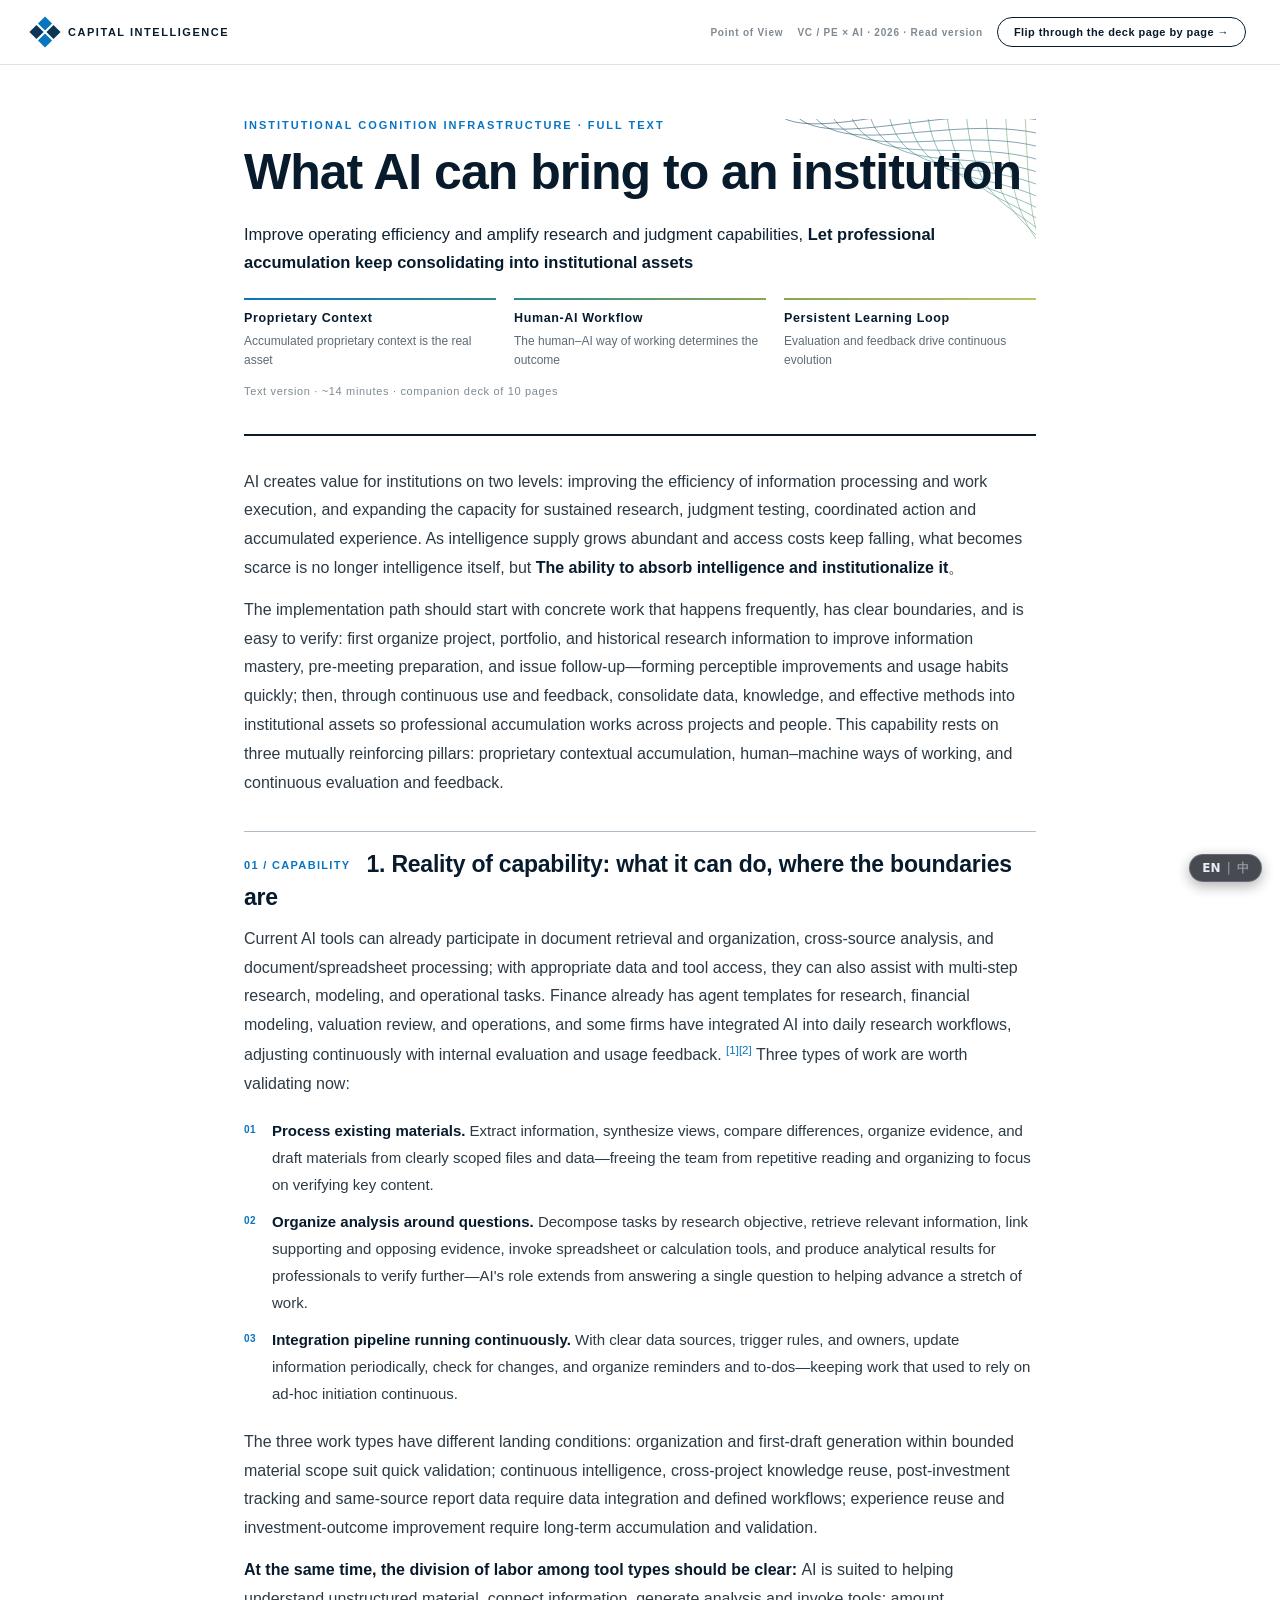
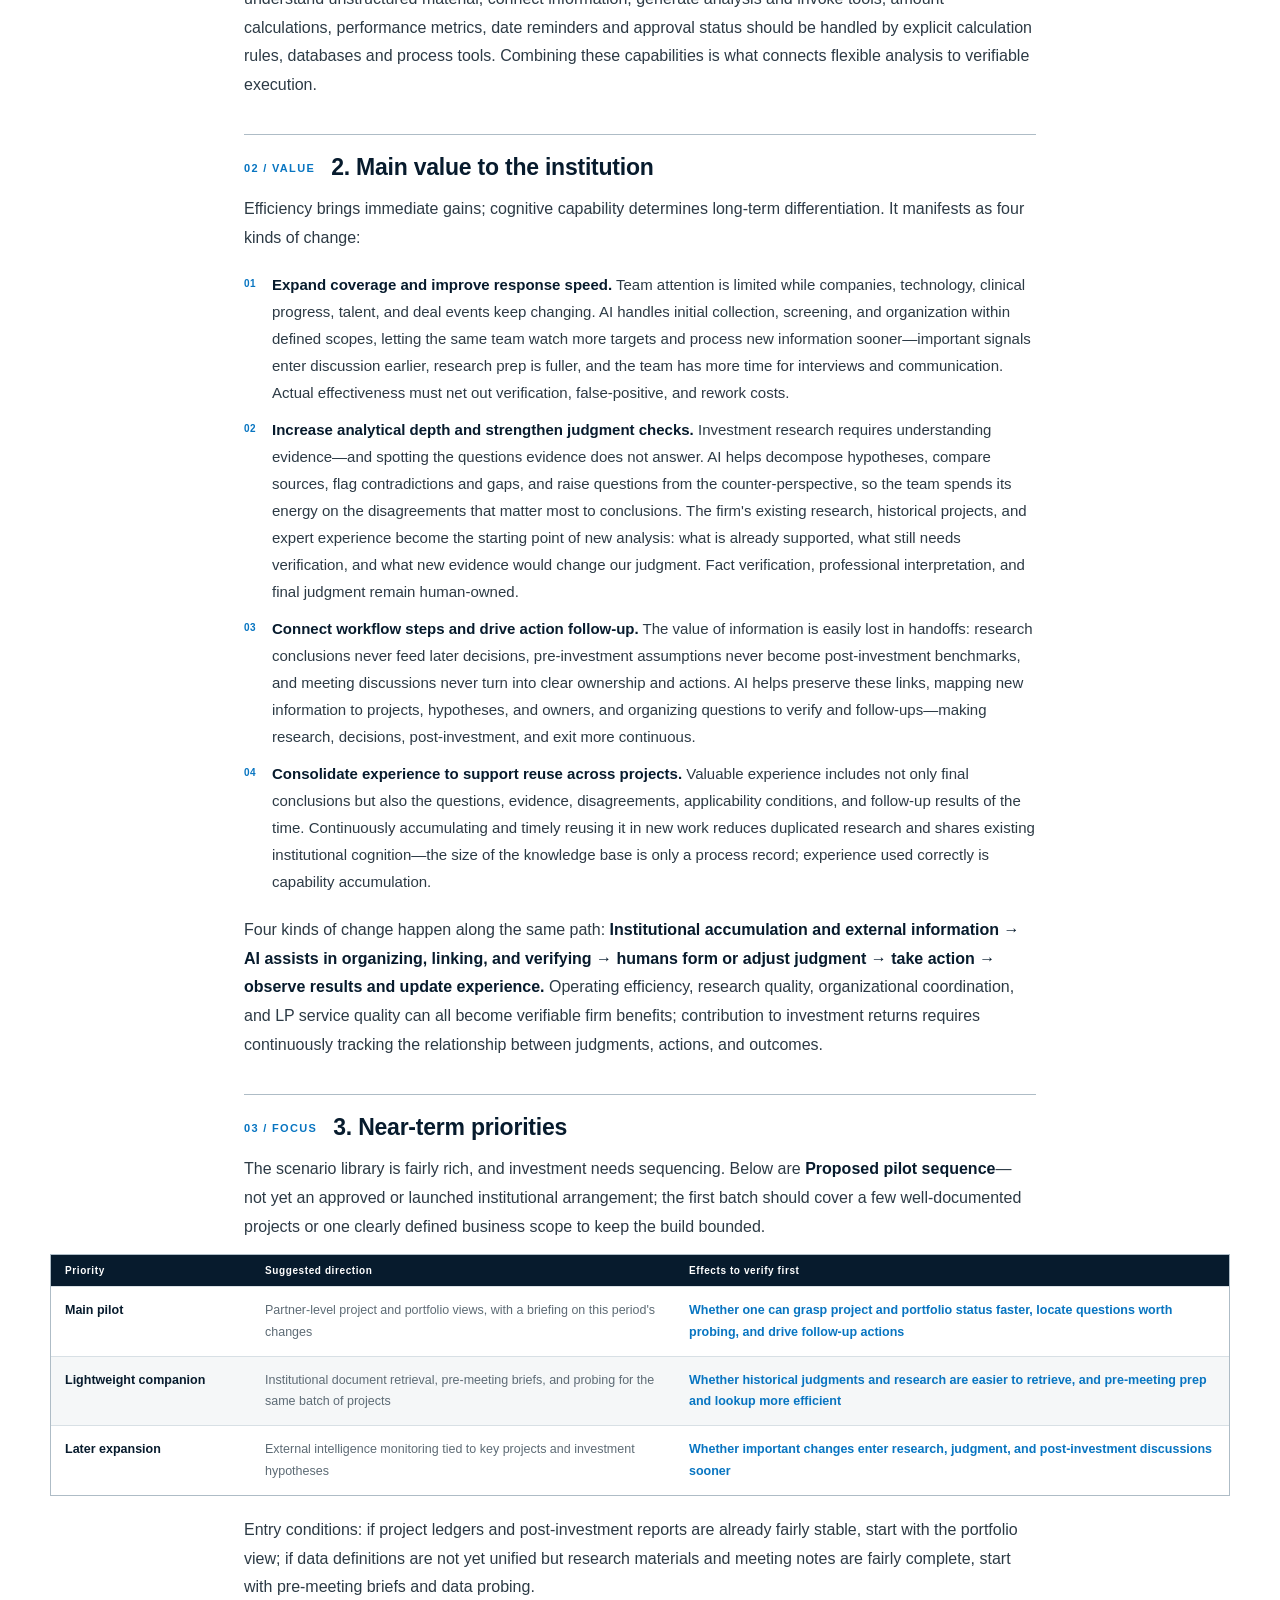
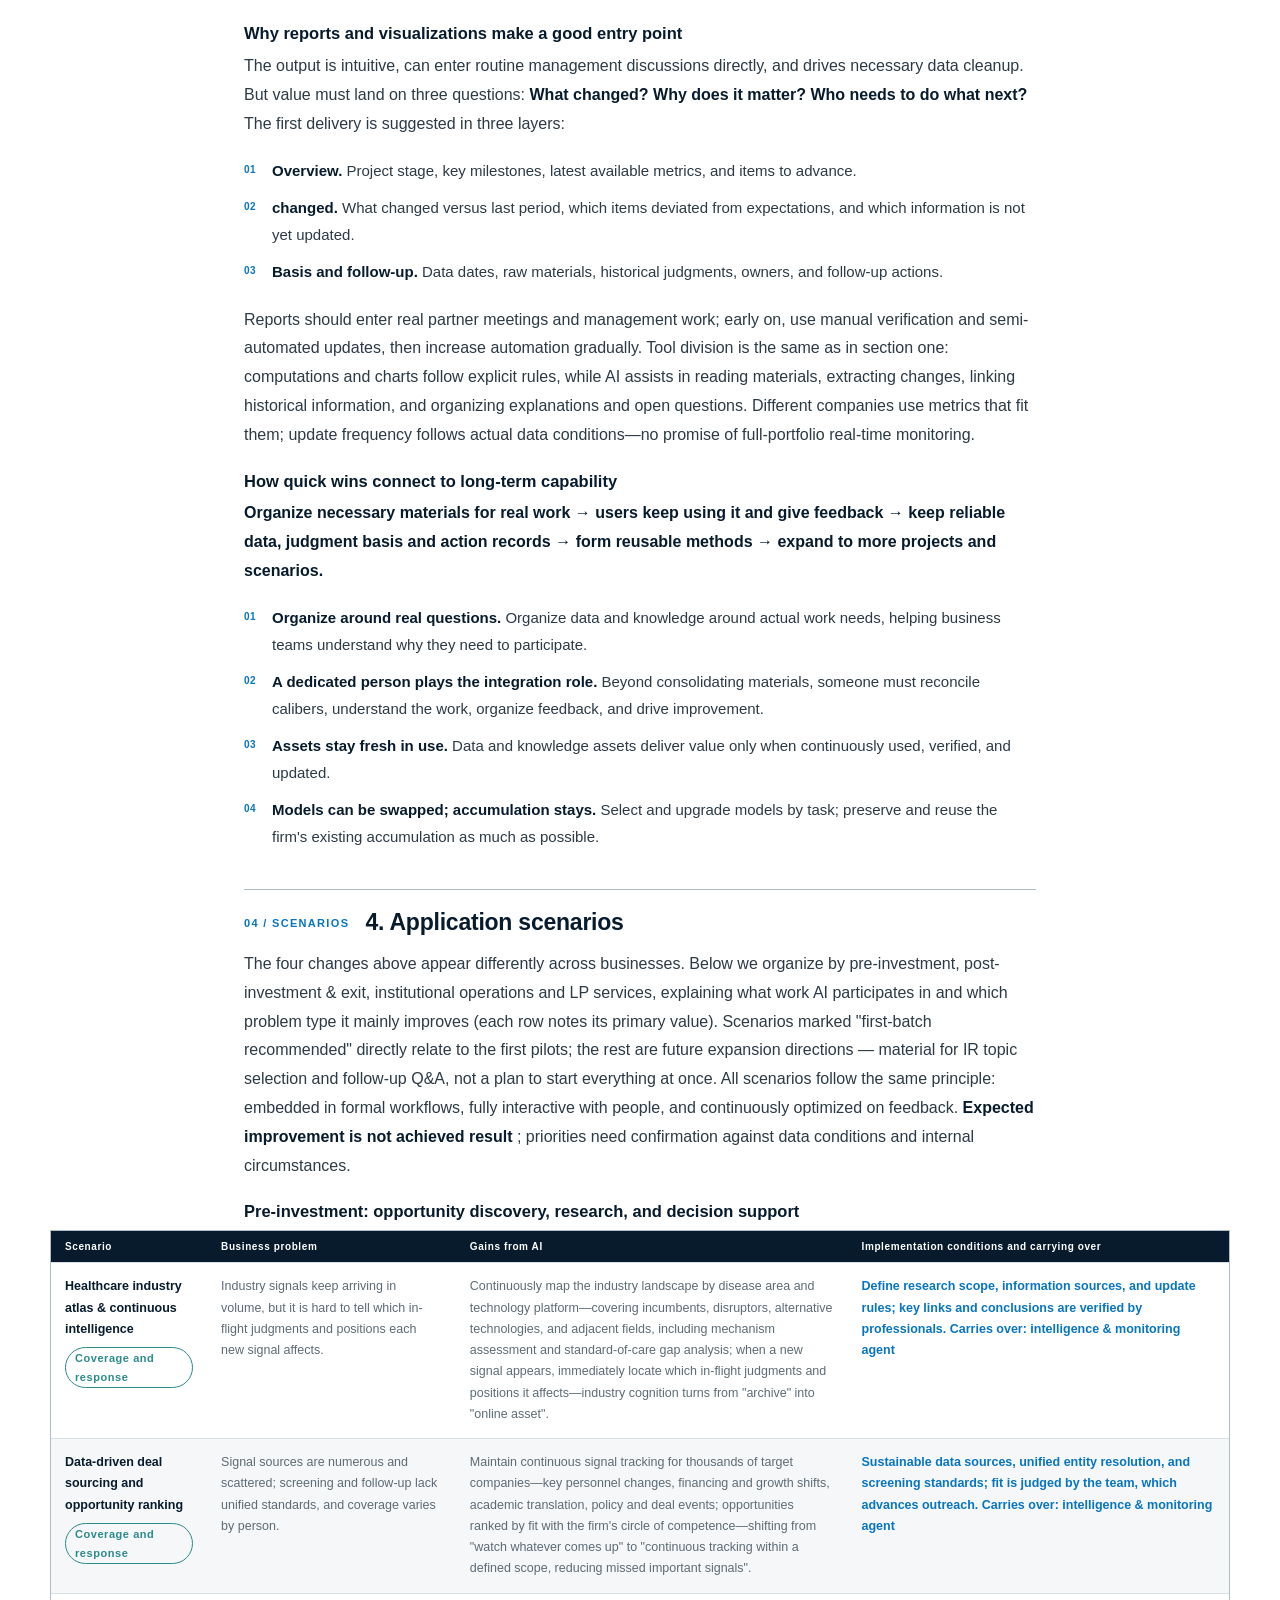
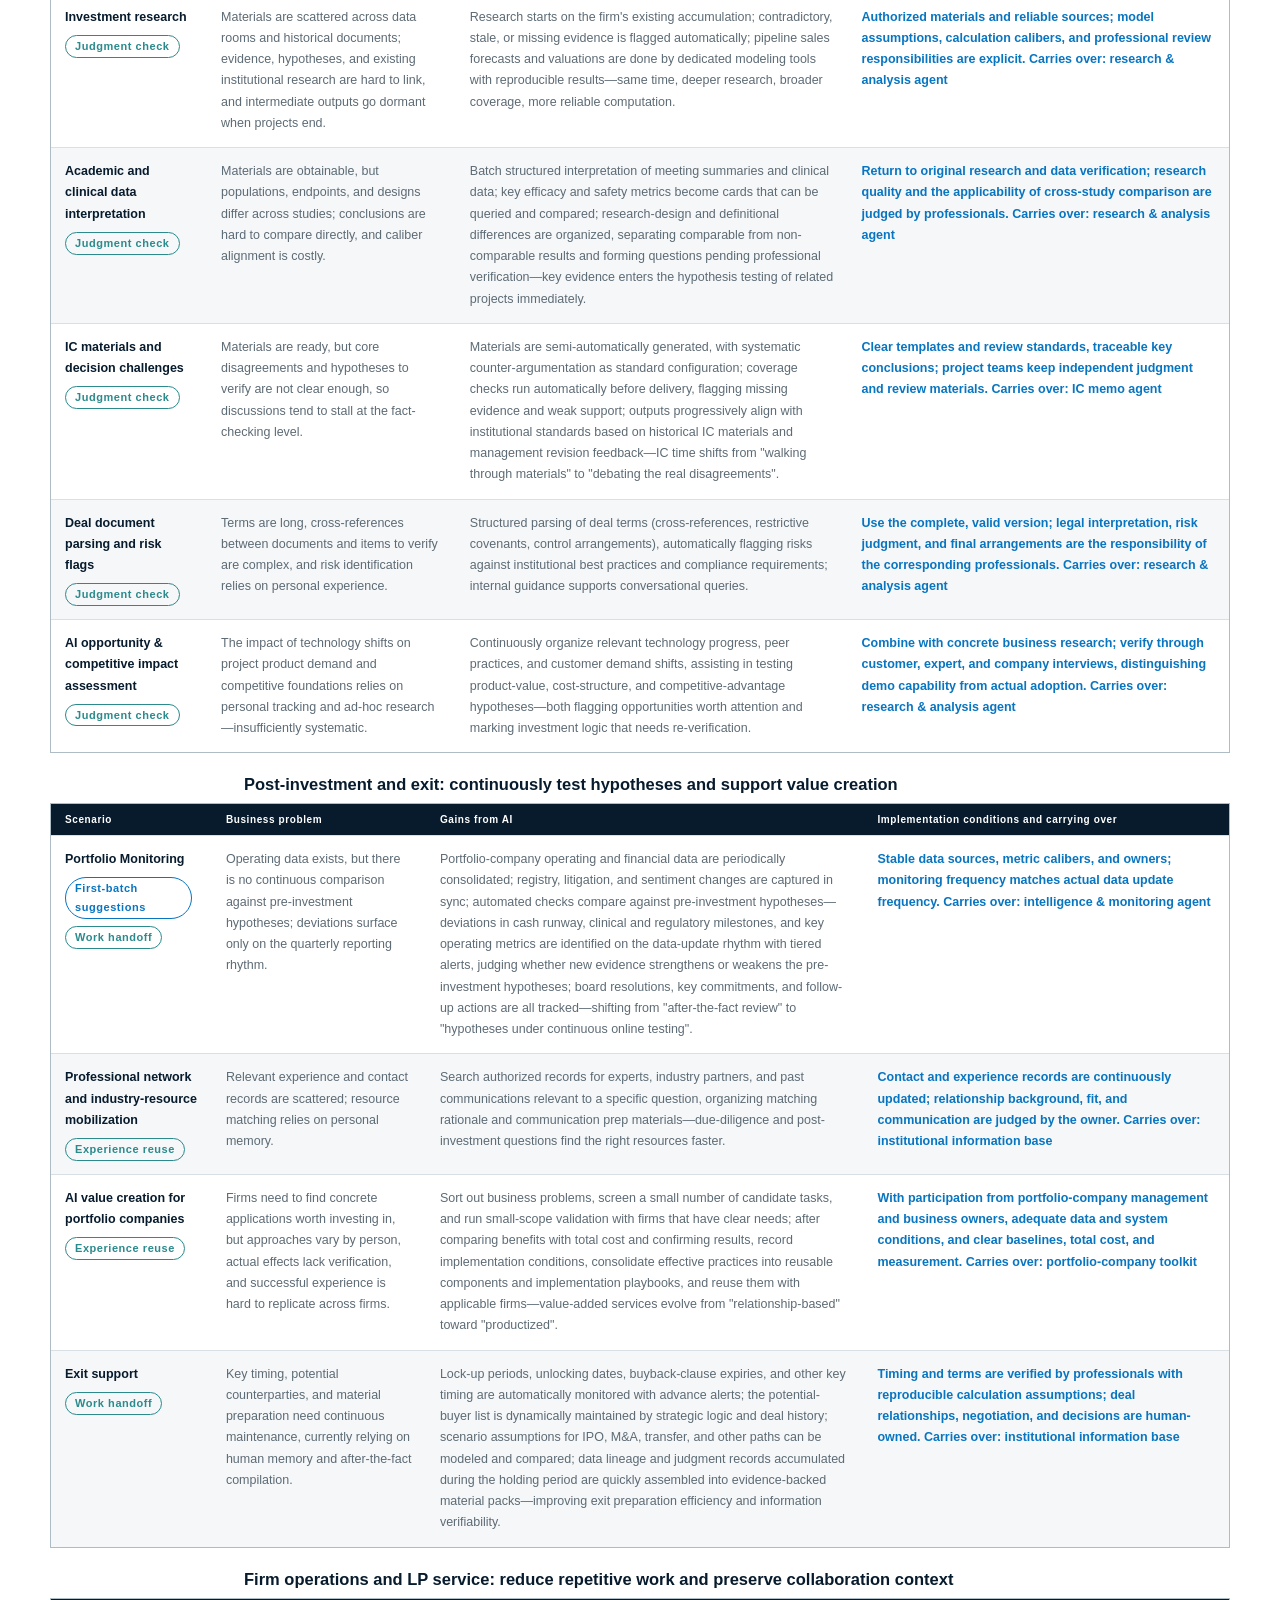
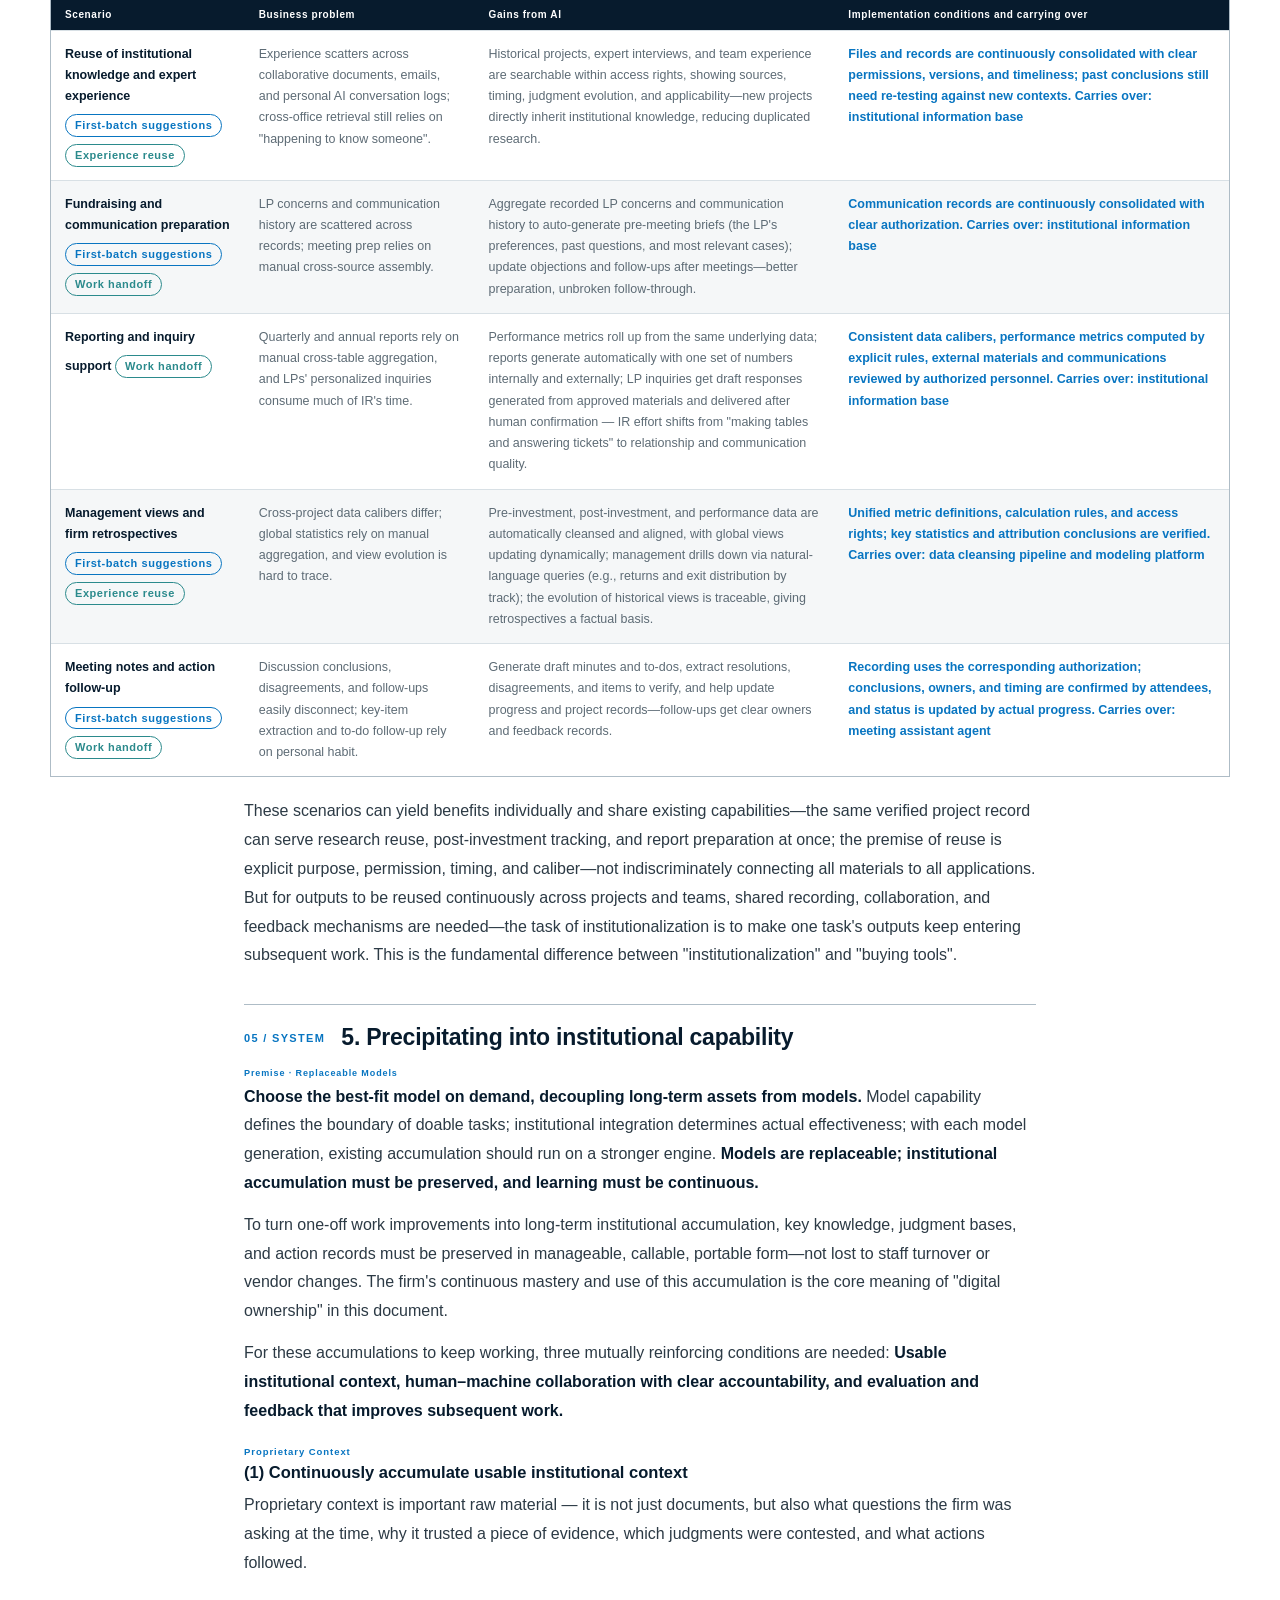
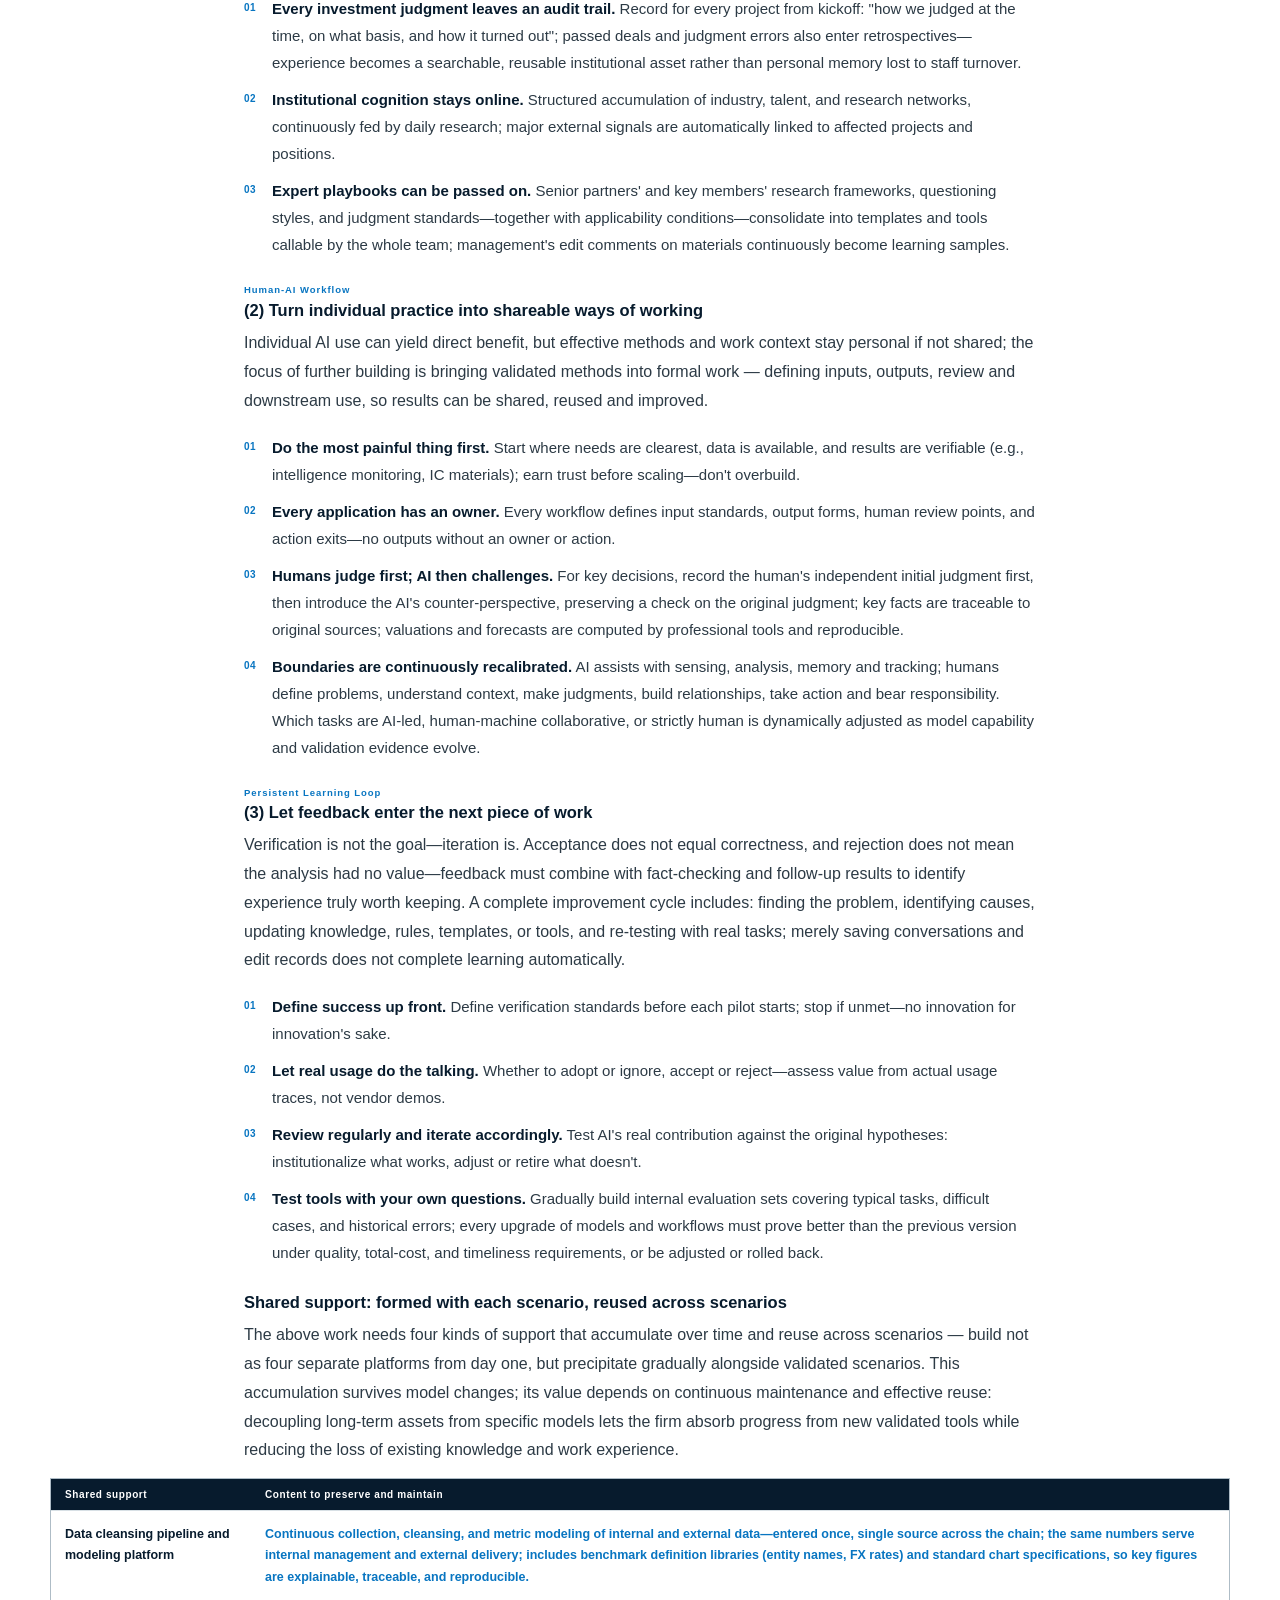
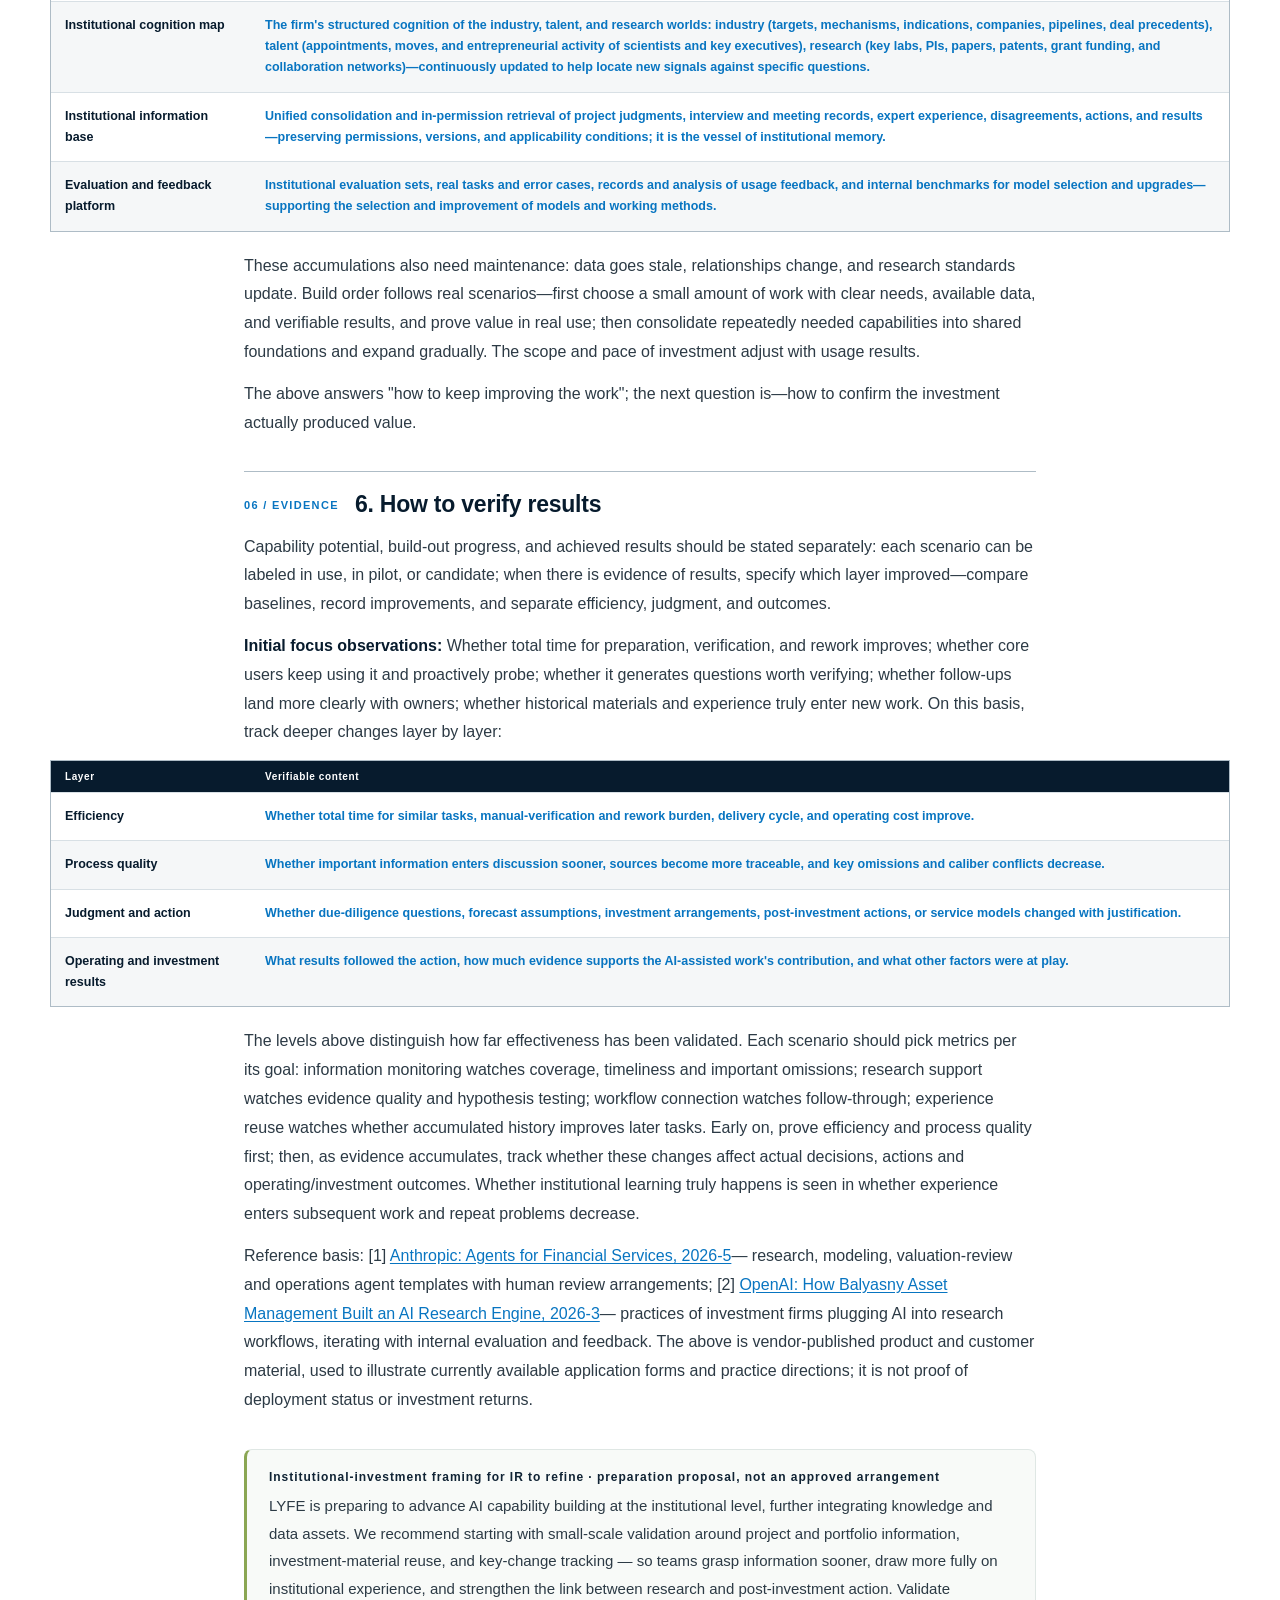
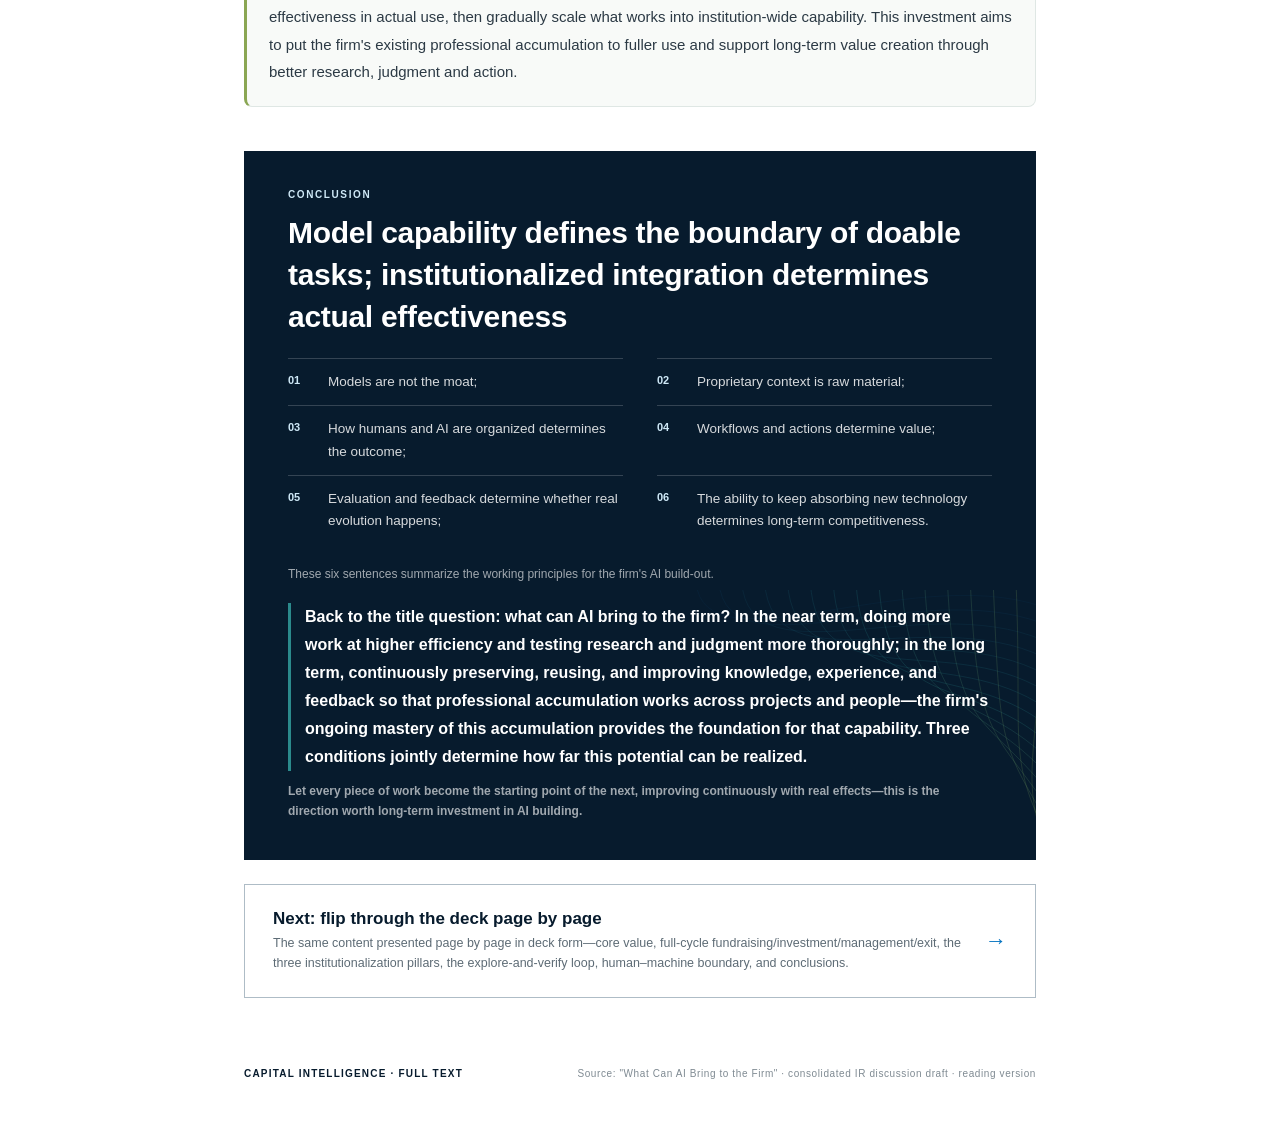
<file: value/index.html>
<!doctype html>
<html lang="zh-CN">
<head>
<script>(function(){try{if((localStorage.getItem('bd-lang')||'en')==='en'){document.documentElement.classList.add('bd-boot');var s=document.createElement('style');s.id='bd-boot-style';s.textContent='html.bd-boot body{visibility:hidden!important}';document.head.appendChild(s);}}catch(e){}})();</script>
  <meta charset="utf-8">
  <meta name="viewport" content="width=device-width, initial-scale=1">
  <meta name="color-scheme" content="light">
  <meta name="description" content="AI 能为机构带来什么：当智能不再稀缺，真正稀缺的是吸收智能并将其机构化的能力。文字阅读版。">
  <link rel="icon" href="data:image/svg+xml,%3Csvg xmlns='http://www.w3.org/2000/svg' viewBox='0 0 32 32'%3E%3Crect width='32' height='32' rx='4' fill='%230b3658'/%3E%3Cpath d='M7 7h8v8H7zm10 0h8v8H7zM7 17h8v8H7zm10 0h8v8H7z' fill='%237fd1ff'/%3E%3C/svg%3E">
  <title>AI 能为机构带来什么｜阅读版</title>
  <style>
    :root {
      --ink: #102334;
      --ink-strong: #071b2d;
      --blue: #0875c1;
      --blue-deep: #0b3658;
      --blue-pale: #eaf4fa;
      --sky: #cfe9f7;
      --paper: #ffffff;
      --canvas: #ffffff;
      --teal: #2b8a8c;
      --leaf: #8aa653;
      --mist: #f5f7f8;
      --muted: #5d6b75;
      --quiet: #7f8a92;
      --line: #d8e0e5;
      --line-strong: #aebcc6;
      --max: 1480px;
      --measure: 860px;
      --wide: 1180px;
      --shadow: 0 18px 50px rgba(16, 35, 52, .09);
    }

    * {
      box-sizing: border-box;
    }

    html {
      scroll-behavior: smooth;
      -webkit-text-size-adjust: 100%;
      text-size-adjust: 100%;
    }

    body {
      margin: 0;
      overflow-x: hidden;
      background: var(--canvas);
      color: var(--ink);
      font-family: "Helvetica Neue", Arial, "PingFang SC", "Microsoft YaHei", sans-serif;
      -webkit-font-smoothing: antialiased;
      text-rendering: optimizeLegibility;
    }

    a {
      color: inherit;
    }

    .reading-progress {
      position: fixed;
      inset: 0 auto auto 0;
      z-index: 100;
      width: 0;
      height: 3px;
      background: linear-gradient(90deg, var(--blue), var(--teal), var(--leaf));
      transition: width 80ms linear;
    }

    .topbar {
      position: sticky;
      top: 0;
      z-index: 90;
      border-bottom: 1px solid rgba(16, 35, 52, .13);
      background: rgba(255, 255, 255, .96);
      backdrop-filter: blur(12px);
    }

    .topbar-inner {
      display: flex;
      width: min(var(--max), 100%);
      height: 64px;
      margin: 0 auto;
      padding: 0 34px;
      align-items: center;
      justify-content: space-between;
      gap: 24px;
    }

    .brand {
      display: flex;
      align-items: center;
      gap: 12px;
      color: var(--ink-strong);
      font-size: 11px;
      font-weight: 760;
      letter-spacing: .14em;
      text-decoration: none;
    }

    .brand-mark {
      display: grid;
      width: 22px;
      height: 22px;
      grid-template-columns: repeat(2, 1fr);
      gap: 2px;
      transform: rotate(45deg);
    }

    .brand-mark i {
      display: block;
      background: var(--blue);
    }

    .brand-mark i:nth-child(2),
    .brand-mark i:nth-child(3) {
      background: var(--blue-deep);
    }

    .top-meta {
      display: flex;
      align-items: center;
      gap: 14px;
      color: var(--quiet);
      font-size: 10px;
      font-weight: 700;
      letter-spacing: .08em;
    }

    .deck-entry {
      padding: 8px 16px;
      border: 1px solid var(--ink-strong);
      border-radius: 999px;
      color: var(--ink-strong);
      font-size: 11px;
      letter-spacing: .04em;
      text-decoration: none;
      transition: background .15s ease, color .15s ease;
    }

    .deck-entry:hover {
      background: var(--ink-strong);
      color: white;
    }

    .article-shell {
      width: min(var(--measure), 100%);
      margin: 0 auto;
      padding: 54px 34px 70px;
    }

    .flow-lines {
      position: absolute;
      top: -20px;
      right: -34px;
      z-index: 0;
      width: 340px;
      height: 260px;
      pointer-events: none;
    }

    .flow-lines-dark {
      top: auto;
      right: -10px;
      bottom: -30px;
      width: 420px;
      height: 300px;
    }

    .article-head {
      position: relative;
      overflow: hidden;
      margin-bottom: 32px;
      padding-bottom: 26px;
      border-bottom: 2px solid var(--ink-strong);
    }

    .article-head > *:not(.flow-lines) {
      position: relative;
      z-index: 1;
    }

    .eyebrow {
      margin: 0 0 12px;
      color: var(--blue);
      font-size: 11px;
      font-weight: 800;
      letter-spacing: .18em;
      text-transform: uppercase;
    }

    .article-head h1 {
      margin: 0 0 18px;
      color: var(--ink-strong);
      font-size: clamp(34px, 6vw, 50px);
      font-weight: 780;
      letter-spacing: -.02em;
      line-height: 1.18;
    }

    .subtitle {
      margin: 0 0 22px;
      max-width: 46em;
      color: var(--ink-soft);
      font-size: 16.5px;
      line-height: 1.7;
    }

    .subtitle strong {
      color: var(--ink-strong);
      font-weight: 650;
    }

    .concepts {
      display: grid;
      grid-template-columns: repeat(3, minmax(0, 1fr));
      gap: 18px;
      margin: 0 0 16px;
    }

    .concept {
      position: relative;
      padding-top: 12px;
    }

    .concept::before {
      position: absolute;
      top: 0;
      right: 0;
      left: 0;
      height: 2px;
      background: linear-gradient(90deg, var(--blue), var(--teal));
      content: "";
    }

    .concept:nth-child(2)::before {
      background: linear-gradient(90deg, var(--teal), var(--leaf));
    }

    .concept:nth-child(3)::before {
      background: linear-gradient(90deg, var(--leaf), #b7c46a);
    }

    .concept b {
      display: block;
      margin-bottom: 3px;
      color: var(--ink-strong);
      font-size: 12.5px;
      font-weight: 800;
      letter-spacing: .05em;
      line-height: 1.4;
    }

    .concept span {
      color: var(--muted);
      font-size: 12px;
      line-height: 1.5;
    }

    .article-meta {
      color: var(--quiet);
      font-size: 11px;
      letter-spacing: .06em;
    }

    .prose p {
      margin: 0 0 13px;
      color: #2c3a45;
      font-size: 16px;
      line-height: 1.8;
    }

    .prose p strong,
    .prose li strong {
      color: var(--ink-strong);
    }

    .prose h2 {
      margin: 34px 0 12px;
      padding-top: 16px;
      border-top: 1px solid var(--line-strong);
      color: var(--ink-strong);
      font-size: 23px;
      font-weight: 760;
      letter-spacing: -.01em;
      line-height: 1.4;
    }

    .prose h2 small {
      display: inline;
      margin-right: 10px;
      border: 0;
      color: var(--blue);
      font-size: 11px;
      font-weight: 850;
      letter-spacing: .12em;
      vertical-align: 3px;
    }

    .prose h3 {
      margin: 20px 0 6px;
      color: var(--ink-strong);
      font-size: 16.5px;
      font-weight: 730;
      line-height: 1.45;
    }

    .point-list {
      margin: 0 0 16px;
      padding: 0;
      list-style: none;
      counter-reset: point;
    }

    .point-list li {
      position: relative;
      margin: 0;
      padding: 5px 0 5px 28px;
      color: #2c3a45;
      font-size: 15px;
      line-height: 1.8;
      counter-increment: point;
    }

    .point-list li::before {
      position: absolute;
      top: 9px;
      left: 0;
      color: var(--blue);
      content: counter(point, decimal-leading-zero);
      font-size: 10px;
      font-weight: 850;
      letter-spacing: .04em;
    }

    .ptag {
      display: block;
      margin-bottom: 1px;
      color: var(--blue);
      font-size: 9px;
      font-weight: 850;
      letter-spacing: .1em;
    }

    .htag {
      display: block;
      margin: 0 0 2px;
      color: var(--blue);
      font-size: 9.5px;
      font-weight: 850;
      letter-spacing: .1em;
    }

    .breakout {
      width: min(var(--wide), calc(100vw - 48px));
      margin: 6px 0 20px;
      margin-left: 50%;
      transform: translateX(-50%);
    }

    .table-scroll {
      overflow-x: auto;
      border: 1px solid var(--line-strong);
      background: white;
    }

    .scenario-table {
      width: 100%;
      min-width: 880px;
      border-collapse: collapse;
    }

    .scenario-table th {
      padding: 10px 14px;
      background: var(--ink-strong);
      color: white;
      font-size: 10px;
      font-weight: 750;
      letter-spacing: .06em;
      text-align: left;
      white-space: nowrap;
    }

    .scenario-table td {
      padding: 13px 14px;
      border-top: 1px solid var(--line);
      color: var(--muted);
      font-size: 12.5px;
      line-height: 1.7;
      vertical-align: top;
    }

    .scenario-table td:first-child {
      color: var(--ink-strong);
      font-weight: 700;
    }

    .scenario-table td:last-child {
      color: var(--blue);
      font-weight: 650;
    }

    .scenario-table tbody tr:nth-child(even) td {
      background: var(--mist);
    }

    .base-table td:first-child {
      width: 200px;
    }

    .note {
      margin: -8px 0 20px;
      color: var(--quiet);
      font-size: 12px;
      line-height: 1.7;
    }

    .conclusion {
      position: relative;
      overflow: hidden;
      margin-top: 44px;
      padding: 38px 44px;
      background: var(--ink-strong);
    }

    .conclusion > *:not(.flow-lines) {
      position: relative;
      z-index: 1;
    }

    .conclusion-kicker {
      margin: 0 0 12px;
      color: var(--sky);
      font-size: 10px;
      font-weight: 800;
      letter-spacing: .16em;
      text-transform: uppercase;
    }

    .conclusion h2 {
      margin: 0 0 20px;
      color: white;
      font-size: clamp(22px, 3vw, 30px);
      font-weight: 750;
      letter-spacing: -.01em;
      line-height: 1.4;
    }

    .conclusion ol {
      display: grid;
      grid-template-columns: repeat(2, minmax(0, 1fr));
      gap: 0 34px;
      margin: 0 0 20px;
      padding: 0;
      list-style: none;
      counter-reset: conclusion-item;
    }

    .conclusion li {
      position: relative;
      padding: 12px 0 12px 40px;
      border-top: 1px solid rgba(255, 255, 255, .18);
      color: rgba(255, 255, 255, .84);
      font-size: 13.5px;
      line-height: 1.65;
      counter-increment: conclusion-item;
    }

    .conclusion li::before {
      position: absolute;
      top: 12px;
      left: 0;
      color: var(--sky);
      content: counter(conclusion-item, decimal-leading-zero);
      font-size: 11px;
      font-weight: 800;
    }

    .conclusion-foot {
      margin: 0;
      color: rgba(255, 255, 255, .62);
      font-size: 12px;
      line-height: 1.7;
    }

    .deck-cta {
      display: flex;
      margin-top: 24px;
      padding: 24px 28px;
      align-items: center;
      justify-content: space-between;
      gap: 22px;
      border: 1px solid var(--line-strong);
      background: white;
      text-decoration: none;
      transition: border-color .15s ease, box-shadow .15s ease;
    }

    .deck-cta:hover {
      border-color: var(--blue);
      box-shadow: var(--shadow);
    }

    .deck-cta b {
      display: block;
      margin-bottom: 4px;
      color: var(--ink-strong);
      font-size: 17px;
    }

    .deck-cta span {
      color: var(--muted);
      font-size: 12.5px;
      line-height: 1.6;
    }

    .deck-cta .cta-arrow {
      flex: none;
      color: var(--blue);
      font-size: 22px;
      font-weight: 700;
    }

    .report-footer {
      display: flex;
      width: min(var(--measure), 100%);
      margin: 0 auto;
      padding: 0 34px 46px;
      align-items: center;
      justify-content: space-between;
      gap: 18px;
      color: var(--quiet);
      font-size: 10px;
      letter-spacing: .06em;
    }

    .report-footer strong {
      color: var(--ink-strong);
      font-size: 10px;
      letter-spacing: .12em;
    }

    .back-to-top {
      position: fixed;
      right: 26px;
      bottom: 26px;
      z-index: 90;
      display: grid;
      width: 42px;
      height: 42px;
      border: 1px solid var(--line-strong);
      border-radius: 50%;
      background: white;
      color: var(--ink-strong);
      cursor: pointer;
      font-size: 15px;
      opacity: 0;
      place-items: center;
      pointer-events: none;
      transition: opacity .2s ease;
    }

    .back-to-top.show {
      opacity: 1;
      pointer-events: auto;
    }

    @media (max-width: 640px) {
      .article-head > .flow-lines {
        display: none;
      }

      .topbar-inner {
        height: 58px;
        padding: 0 18px;
      }

      .top-meta span {
        display: none;
      }

      .article-shell {
        padding: 40px 22px 54px;
      }

      .concepts {
        grid-template-columns: 1fr;
        gap: 10px;
      }

      .concept {
        padding-top: 8px;
      }

      .prose p {
        font-size: 15px;
      }

      .prose h2 {
        font-size: 22px;
      }

      .conclusion {
        padding: 34px 24px;
      }

      .conclusion ol {
        grid-template-columns: 1fr;
      }

      .deck-cta {
        padding: 24px 22px;
      }

      .report-footer {
        flex-direction: column;
        padding: 0 22px 36px;
        align-items: flex-start;
      }

      .breakout {
        width: 100%;
        margin-left: 0;
        transform: none;
      }

      .table-scroll {
        overflow: visible;
        border: 0;
        background: transparent;
      }

      .scenario-table {
        min-width: 0;
      }

      .scenario-table thead {
        display: none;
      }

      .scenario-table,
      .scenario-table tbody,
      .scenario-table tr,
      .scenario-table td {
        display: block;
        width: 100%;
      }

      .scenario-table tr {
        margin-bottom: 16px;
        border: 1px solid var(--line-strong);
        background: white;
      }

      .scenario-table td {
        padding: 10px 14px;
        border-top: 1px solid var(--line);
        font-size: 13px !important;
        line-height: 1.7;
      }

      .scenario-table td::before {
        display: block;
        margin-bottom: 3px;
        color: var(--quiet);
        content: attr(data-label);
        font-size: 9px;
        font-weight: 800;
        letter-spacing: .1em;
      }

      .scenario-table td:first-child {
        border-top: 0;
        background: var(--blue-pale);
        font-size: 14px !important;
      }

      .scenario-table tbody tr:nth-child(even) td {
        background: inherit;
      }

      .scenario-table tbody tr:nth-child(even) td:first-child {
        background: var(--blue-pale);
      }
    }

    @media print {
      .topbar,
      .back-to-top,
      .deck-cta,
      .reading-progress {
        display: none;
      }

      body {
        background: white;
      }
    }

    @media (prefers-reduced-motion: reduce) {
      html {
        scroll-behavior: auto;
      }
    }

    .prose a {
      color: var(--blue);
      text-decoration: underline;
      text-underline-offset: 2px;
    }

    .prose sup {
      color: var(--blue);
      font-size: 0.72em;
    }

    .conclusion-final {
      margin-top: 10px;
      font-weight: 600;
    }

    .vtag {
      display: inline-block;
      margin-top: 7px;
      padding: 1px 9px;
      border: 1px solid var(--teal);
      border-radius: 999px;
      color: var(--teal);
      font-size: 11px;
      font-weight: 600;
      letter-spacing: .05em;
    }

    .conclusion-answer {
      margin-top: 18px;
      padding-left: 14px;
      border-left: 3px solid var(--teal);
      color: #fff;
      font-size: 16px;
      font-weight: 550;
      line-height: 1.75;
    }

    .vtag.first {
      margin-right: 6px;
      border-color: var(--blue);
      color: var(--blue);
    }

    .ir-callout {
      margin: 34px 0 8px;
      padding: 20px 22px;
      border: 1px solid #dfe7e4;
      border-left: 3px solid var(--leaf);
      border-radius: 8px;
      background: #f8faf8;
    }

    .ir-callout b {
      display: block;
      margin-bottom: 8px;
      color: var(--ink-soft);
      font-size: 12px;
      font-weight: 700;
      letter-spacing: .08em;
    }

    .ir-callout p {
      margin: 0;
      font-size: 15px;
      line-height: 1.85;
    }
  </style>
</head>
<body>
  <div class="reading-progress" id="reading-progress" aria-hidden="true"></div>

  <header class="topbar">
    <div class="topbar-inner">
      <a class="brand" href="#top" aria-label="返回页面顶部">
        <span class="brand-mark" aria-hidden="true"><i></i><i></i><i></i><i></i></span>
        <span>CAPITAL INTELLIGENCE</span>
      </a>
      <div class="top-meta" aria-label="报告信息">
        <span>Point of View</span>
        <span>VC / PE × AI · 2026 · 阅读版</span>
        <a class="deck-entry" href="./deck.html">逐页翻看演示版 →</a>
      </div>
    </div>
  </header>

  <main id="top" class="article-shell">
    <header class="article-head">
      <svg class="flow-lines" viewBox="0 0 640 420" fill="none" aria-hidden="true" preserveAspectRatio="xMaxYMin slice" xmlns="http://www.w3.org/2000/svg"><g fill="none" stroke-width="1"><path d="M 150,-12 C 160,120 470,-50 652,30" stroke="#0b3658" stroke-opacity="0.85"/><path d="M 182,-12 C 192,128 478,-30 652,54" stroke="#0f415f" stroke-opacity="0.85"/><path d="M 214,-12 C 224,136 486,-10 652,78" stroke="#144c66" stroke-opacity="0.85"/><path d="M 246,-12 C 256,144 494,10 652,102" stroke="#18586d" stroke-opacity="0.85"/><path d="M 278,-12 C 288,152 502,30 652,126" stroke="#1c6374" stroke-opacity="0.85"/><path d="M 310,-12 C 320,160 510,50 652,150" stroke="#206e7b" stroke-opacity="0.85"/><path d="M 342,-12 C 352,168 518,70 652,174" stroke="#257982" stroke-opacity="0.85"/><path d="M 374,-12 C 384,176 526,90 652,198" stroke="#298489" stroke-opacity="0.85"/><path d="M 406,-12 C 416,184 534,110 652,222" stroke="#318c88" stroke-opacity="0.85"/><path d="M 438,-12 C 448,192 542,130 652,246" stroke="#3e9081" stroke-opacity="0.85"/><path d="M 470,-12 C 480,200 550,150 652,270" stroke="#4b9379" stroke-opacity="0.85"/><path d="M 502,-12 C 512,208 558,170 652,294" stroke="#579771" stroke-opacity="0.85"/><path d="M 534,-12 C 544,216 566,190 652,318" stroke="#649b6a" stroke-opacity="0.85"/><path d="M 566,-12 C 576,224 574,210 652,342" stroke="#719f62" stroke-opacity="0.85"/><path d="M 598,-12 C 608,232 582,230 652,366" stroke="#7da25b" stroke-opacity="0.85"/><path d="M 630,-12 C 640,240 590,250 652,390" stroke="#8aa653" stroke-opacity="0.85"/></g></svg>
      <p class="eyebrow">Institutional Cognition Infrastructure · Full Text</p>
      <h1>AI 能为机构带来什么</h1>
      <p class="subtitle">提高运行效率，放大研究与判断能力，<strong>让专业积累持续沉淀为机构资产</strong></p>
      <div class="concepts" aria-label="三个核心支柱">
        <div class="concept"><b>Proprietary Context</b><span>专有的语境积累才是资产</span></div>
        <div class="concept"><b>Human-AI Workflow</b><span>人机协同的工作方式决定效果</span></div>
        <div class="concept"><b>Persistent Learning Loop</b><span>评测与反馈驱动持续进化</span></div>
      </div>
      <p class="article-meta">文字阅读版 · 约 14 分钟 · 配套演示版共 10 页</p>
    </header>

    <div class="prose">
      <p>AI 对机构的价值有两层：提高信息处理和工作执行的效率，扩大机构持续研究、检验判断、协同行动和积累经验的能力。当智能的供给日益充沛、获取成本持续走低，稀缺的不再是智能本身，而是<strong>吸收智能并将其机构化的能力</strong>。</p>
      <p>落地路径应从高频发生、边界清晰、效果容易验证的具体工作入手：先把项目、组合信息和历史研究组织起来，提高信息掌握、会前准备和问题跟进的效率，较快形成可感知的改善、建立使用习惯；再通过持续使用与反馈，把数据、知识和有效方法沉淀为机构资产，让专业积累跨项目、跨人员发挥作用。这一能力建立在三个相互支撑的支柱上：专有的语境积累、人机协同的工作方式、持续的评测与反馈。</p>

<h2><small>01 / CAPABILITY</small>一、能力现实：能做什么，边界在哪</h2>
      <p>当前的 AI 工具已经能够参与资料检索与整理、跨来源分析、文档和表格处理；接入适当的数据与工具后，还可以协助完成多步骤研究、建模和运营任务。金融领域已有研究、财务建模、估值复核和运营工作的 Agent 模板，也有机构将 AI 接入日常研究流程，并结合内部评测与使用反馈持续调整。<sup>[1][2]</sup> 三类工作值得现在就开展验证：</p>
      <ol class="point-list">
        <li><strong>处理已有材料。</strong>在范围明确的文件与数据中提取信息、归纳观点、比较差异、整理证据和起草材料——团队从重复阅读与整理中释放时间，集中核验关键内容。</li>
        <li><strong>围绕问题组织分析。</strong>依据研究目标拆解任务，检索相关信息，关联支持与反对证据，调用表格或计算工具，形成供专业人员进一步检验的分析结果——AI 的作用从回答单个问题，延伸到协助推进一段工作。</li>
        <li><strong>接入流程持续运行。</strong>在数据来源、触发规则和负责人明确的条件下，定期更新信息、检查变化、整理提醒与待办——让原本依赖临时发起的工作保持连续。</li>
      </ol>
      <p>三类工作的落地条件不同：限定材料范围的整理与初稿生成，适合较快开展验证；持续情报、跨项目知识调用、投后跟踪和报告同源取数，需要接入数据并明确工作流程；经验复用和投资结果的改善，则需要长期积累与验证。</p>
      <p><strong>同时，应当分清各类工具的分工：</strong>AI 适合协助理解非结构化材料、关联信息、生成分析与调用工具；金额计算、业绩指标、日期提醒和审批状态，应由明确的计算规则、数据库与流程工具承接。组合使用这些能力，才能把灵活的分析与可核验的执行连接起来。</p>

      <h2><small>02 / VALUE</small>二、对机构的主要价值</h2>
      <p>效率带来即时收益，认知能力决定长期差异。具体体现为四种变化：</p>
      <ol class="point-list">
        <li><strong>扩大覆盖，提高响应速度。</strong>团队能够投入的注意力有限，而公司、技术、临床进展、人才与交易事件持续变化。AI 在明确范围内承担初步搜集、筛选与整理，让同样的团队关注更多对象、更及时地处理新增信息——重要信号更早进入讨论，研究准备更充分，团队有更多时间开展访谈和沟通。实际效果需同时计入核验、误报和返工成本。</li>
        <li><strong>增加分析深度，加强判断检验。</strong>投资研究需要理解证据，也需要识别证据没有回答的问题。AI 协助拆解假设、比较不同来源、提示矛盾和缺口，并从反方角度提出问题，让团队把精力投入最影响结论的分歧。机构已有的研究、历史项目和专家经验成为新分析的起点：什么已经得到支持，什么仍需核实，什么新证据会使我们改变判断。事实核验、专业解读和最终判断仍由人负责。</li>
        <li><strong>连接工作环节，推动行动跟进。</strong>信息的价值容易在交接中损失：研究结论没有进入后续决策，投前假设没有成为投后观察的参照，会议讨论没有形成清晰的责任与行动。AI 帮助保留这些关联，将新增信息对应到项目、假设和负责人，整理待核实问题与后续事项——研究、决策、投后和退出由此更加连续。</li>
        <li><strong>沉淀经验，支持跨项目复用。</strong>有价值的经验不仅是最终结论，还包括当时的问题、证据、分歧、适用条件与后续结果。持续积累并在新工作中及时调用，可以减少重复研究、共享机构已有认知——知识库的体量只是过程记录，经验被正确使用才是能力积累。</li>
      </ol>
      <p>四种变化沿同一条路径发生：<strong>机构积累与外部信息 → AI 协助整理、关联和检验 → 人形成或调整判断 → 采取行动 → 观察结果并更新经验。</strong>运行效率、研究质量、组织协同和 LP 服务质量，都可以成为可验证的机构收益；对投资回报的贡献，则需要持续追踪判断、行动与结果之间的关系。</p>
    </div>

    <div class="prose">
      <h2><small>03 / FOCUS</small>三、近期优先方向</h2>
      <p>场景库较丰富，投入需要先后。以下为<strong>建议的试点顺序</strong>——尚未成为已批准或已启动的机构安排；首批围绕少量资料较完整的项目或一个明确业务范围开展，控制建设范围。</p>
    </div>

    <div class="breakout">
      <div class="table-scroll">
        <table class="scenario-table base-table">
          <thead>
            <tr><th scope="col">优先级</th><th scope="col">建议方向</th><th scope="col">首先希望验证的效果</th></tr>
          </thead>
          <tbody>
            <tr>
              <td data-label="优先级">主试点</td>
              <td data-label="建议方向">合伙人项目与组合视图，配套本期变化简报</td>
              <td data-label="首先希望验证的效果">能否更快掌握项目与组合情况、定位值得追问的问题、推动后续行动</td>
            </tr>
            <tr>
              <td data-label="优先级">轻量配套</td>
              <td data-label="建议方向">同一批项目的机构资料检索、会前简报与追问</td>
              <td data-label="首先希望验证的效果">历史判断和研究是否更容易被调用，会前准备与查找是否更高效</td>
            </tr>
            <tr>
              <td data-label="优先级">后续扩展</td>
              <td data-label="建议方向">与重点项目和投资假设关联的外部情报监测</td>
              <td data-label="首先希望验证的效果">重要变化是否更及时进入研究、判断与投后讨论</td>
            </tr>
          </tbody>
        </table>
      </div>
    </div>

    <div class="prose">
      <p class="note">切入条件：如果已有较稳定的项目台账和投后报表，先做组合视图；如果数据口径尚不统一，而研究材料和会议纪要较完整，可以先从会前简报与资料追问切入。</p>

      <h3>为什么报表和可视化适合作为入口</h3>
      <p>成果直观、可直接进入日常管理讨论，也能带动必要的数据整理。但价值需要落到三个问题：<strong>发生了什么变化？为什么值得关注？接下来需要谁做什么？</strong>首个交付建议分三层：</p>
      <ol class="point-list">
        <li><strong>概览。</strong>项目阶段、关键里程碑、最新可用指标和待推进事项。</li>
        <li><strong>变化。</strong>与上期相比发生了什么，哪些事项偏离预期，哪些信息尚未更新。</li>
        <li><strong>依据与跟进。</strong>数据日期、原始材料、历史判断、负责人和后续动作。</li>
      </ol>
      <p>报表应进入真实的合伙人会议和管理工作；早期可以采用人工核验、半自动更新，再逐步提高自动化程度。工具分工与第一节相同：计算与图表由明确规则承接，AI 协助阅读材料、提取变化、关联历史信息、整理解释和待核实问题。不同企业使用适合自己的指标，更新频率服从实际数据条件——不承诺全组合实时监控。</p>

      <h3>速赢如何连接长期能力</h3>
      <p><strong>为实际工作整理必要资料 → 使用者持续使用并反馈 → 保留可靠数据、判断依据与行动记录 → 形成可复用的方法 → 扩展到更多项目和场景。</strong></p>
      <ol class="point-list">
        <li><strong>围绕真实问题整理。</strong>从实际工作需要出发组织数据与知识，帮助业务人员理解为什么需要参与。</li>
        <li><strong>专人承担整合角色。</strong>除归集资料外，还需要协调口径、理解工作、组织反馈并推进改进。</li>
        <li><strong>资产在使用中保鲜。</strong>数据与知识资产需要被持续使用、校验和更新，才能发挥价值。</li>
        <li><strong>模型可换，积累保留。</strong>模型按任务选择和升级，机构已有积累尽可能保留和复用。</li>
      </ol>
    </div>

    <div class="prose">
      <h2><small>04 / SCENARIOS</small>四、落地场景</h2>
      <p>上述四种变化会在不同业务中以不同方式出现。以下按投前、投后与退出、机构运营与 LP 服务展开，说明 AI 参与什么工作、主要改善哪一类问题（每行标注对应的主要价值）。其中标注「首批建议」的场景与首批试点直接相关，其余为后续可扩展方向——作为 IR 选材和回答追问的素材，不代表同时启动。所有场景遵循同一原则：嵌入正式工作流、与人充分互动、依据反馈持续优化。<strong>预期改善不代表已实现成效</strong>，优先级需结合数据条件与内部情况确认。</p>

      <h3>投前：机会发现、研究与决策支持</h3>
    </div>

    <div class="breakout">
      <div class="table-scroll">
        <table class="scenario-table">
          <thead>
            <tr><th scope="col">场景</th><th scope="col">业务问题</th><th scope="col">AI 带来的提升</th><th scope="col">落地条件与承接</th></tr>
          </thead>
          <tbody>
            <tr>
              <td data-label="场景">Healthcare 产业图谱与持续情报<span class="vtag">覆盖与响应</span></td>
              <td data-label="业务问题">产业信号持续产生且量大，但难以判断每条新信号影响哪些在研判断与持仓。</td>
              <td data-label="AI 带来的提升">按疾病领域与技术平台持续测绘产业版图——覆盖在位者、颠覆者、替代技术与相邻领域，包含机制评估与标准治疗缺口分析；新信号出现时，立即定位它影响哪些在研判断与持仓——产业认知从「档案」变成「在线资产」。</td>
              <td data-label="落地条件与承接">明确研究范围、信息来源与更新规则，重要关联与结论由专业人员核验。承接：情报与监测 Agent</td>
            </tr>
            <tr>
              <td data-label="场景">数据驱动的 Deal Sourcing 与机会排序<span class="vtag">覆盖与响应</span></td>
              <td data-label="业务问题">信号来源多、分布散，筛选与跟进缺乏统一标准，覆盖面因人而异。</td>
              <td data-label="AI 带来的提升">对数千家目标企业保持持续信号跟踪——核心人员变动、融资与增长变化、学术成果转化、政策与交易事件；机会按与机构能力圈的匹配度排序——从「碰到什么看什么」转向「在明确范围内持续跟踪，减少重要信号遗漏」。</td>
              <td data-label="落地条件与承接">可持续的数据来源、统一实体识别与筛选标准，匹配度由团队判断并推进接触。承接：情报与监测 Agent</td>
            </tr>
            <tr>
              <td data-label="场景">投资研究<span class="vtag">判断检验</span></td>
              <td data-label="业务问题">材料分散在数据室与历史文档中，证据、假设与机构已有研究难以关联，中间成果随项目结束而休眠。</td>
              <td data-label="AI 带来的提升">研究站在机构已有积累上开始；证据矛盾、过期信息与缺证被自动提示；管线销售预测与估值由专用建模工具完成、结果可复算——同样的时间，研究更深、覆盖更广、计算更可靠。</td>
              <td data-label="落地条件与承接">获授权的材料与可靠来源，模型假设、计算口径与专业复核责任明确。承接：研究分析 Agent</td>
            </tr>
            <tr>
              <td data-label="场景">学术与临床数据解读<span class="vtag">判断检验</span></td>
              <td data-label="业务问题">资料能够获取，但各研究的人群、终点与设计不同，结论难以直接比较，口径对齐成本高。</td>
              <td data-label="AI 带来的提升">会议摘要与临床数据批量结构化解读，关键疗效与安全指标成卡片、可追问对比；整理研究设计与口径差异，区分可比较与不可直接比较的结果，形成待专业核验的问题——关键证据即时进入相关项目的假设检验。</td>
              <td data-label="落地条件与承接">回到原始研究与数据核查，研究质量与跨研究比较的适用性由专业人员判断。承接：研究分析 Agent</td>
            </tr>
            <tr>
              <td data-label="场景">IC 材料与决策挑战<span class="vtag">判断检验</span></td>
              <td data-label="业务问题">材料已经齐备，但核心分歧与待验证假设不够清楚，讨论容易停在事实核对层。</td>
              <td data-label="AI 带来的提升">材料半自动化生成，系统性反方论证成为标准配置；交付前自动执行覆盖度检查，标记缺失证据与薄弱支撑；依据历史 IC 材料与管理层修改反馈，输出逐步对齐机构标准——IC 时间从「过材料」转向「辩论真正的分歧」。</td>
              <td data-label="落地条件与承接">模板与审核标准清晰、关键结论可追溯，项目团队保留独立判断并审核材料。承接：IC Memo Agent</td>
            </tr>
            <tr>
              <td data-label="场景">交易文件解析与风险提示<span class="vtag">判断检验</span></td>
              <td data-label="业务问题">条款篇幅长，文件之间的钩稽关系与待核实事项复杂，风险点识别依赖个人经验。</td>
              <td data-label="AI 带来的提升">交易条款结构化解析（钩稽关系、限制性条款、控制权安排），对照机构最佳实践与合规要求自动提示风险点；内部指引支持对话式查询。</td>
              <td data-label="落地条件与承接">使用完整、有效版本，法律解释、风险判断与最终安排由相应专业人员负责。承接：研究分析 Agent</td>
            </tr>
            <tr>
              <td data-label="场景">AI 机会与竞争影响评估<span class="vtag">判断检验</span></td>
              <td data-label="业务问题">技术变化对项目产品需求与竞争基础的影响，靠个人跟踪与临时研究，系统性不足。</td>
              <td data-label="AI 带来的提升">持续整理相关技术进展、同业实践与客户需求变化，协助检验产品价值、成本结构与竞争优势假设——既识别值得关注的机会，也标记需要重新验证的投资逻辑。</td>
              <td data-label="落地条件与承接">结合具体业务研究，通过客户、专家与企业访谈核实，区分演示能力与实际采用。承接：研究分析 Agent</td>
            </tr>
          </tbody>
        </table>
      </div>
    </div>

    <div class="prose">
      <h3>投后与退出：持续检验假设，支持价值创造</h3>
    </div>

    <div class="breakout">
      <div class="table-scroll">
        <table class="scenario-table">
          <thead>
            <tr><th scope="col">场景</th><th scope="col">业务问题</th><th scope="col">AI 带来的提升</th><th scope="col">落地条件与承接</th></tr>
          </thead>
          <tbody>
            <tr>
              <td data-label="场景">Portfolio Monitoring<span class="vtag first">首批建议</span><span class="vtag">工作衔接</span></td>
              <td data-label="业务问题">已有经营数据，但缺少与投前假设的持续对照，偏差的发现仍跟着季度报表节奏走。</td>
              <td data-label="AI 带来的提升">被投企业运营与财务数据定期归集，工商、诉讼与舆情异动同步捕捉，对照投前假设自动巡查——现金跑道、临床与监管里程碑、关键经营指标的偏离按数据更新节奏识别，并形成分级提醒，并判断新证据强化还是削弱了投前假设；董事会决议、关键承诺与后续行动一并纳入跟踪——从「事后复盘」转向「假设持续在线检验」。</td>
              <td data-label="落地条件与承接">稳定的数据来源、指标口径与负责人，监测频率匹配实际数据更新频率。承接：情报与监测 Agent</td>
            </tr>
            <tr>
              <td data-label="场景">专业网络与产业资源调用<span class="vtag">经验复用</span></td>
              <td data-label="业务问题">相关经验与联系记录分散，资源匹配依赖个人记忆。</td>
              <td data-label="AI 带来的提升">在授权记录中检索与具体问题相关的专家、产业伙伴及历史沟通，整理匹配依据与沟通准备材料——尽调与投后问题更快找到合适的资源。</td>
              <td data-label="落地条件与承接">联系与经验记录持续更新，关系背景、适配性与沟通由负责人判断。承接：机构信息库</td>
            </tr>
            <tr>
              <td data-label="场景">被投企业 AI 价值创造<span class="vtag">经验复用</span></td>
              <td data-label="业务问题">企业需要找到值得投入的具体应用，但做法因人而异，实际效果缺少核验，成功经验难以跨企业复制。</td>
              <td data-label="AI 带来的提升">梳理业务问题、筛选少量候选工作，与有明确需求的企业共同开展小范围验证；比较收益与总成本、确认效果后，记录实施条件，将有效做法沉淀为可复用组件与实施手册，再向适用的企业复用——增值服务从「人脉式」逐步走向「产品化」。</td>
              <td data-label="落地条件与承接">企业管理层与业务负责人参与，具备数据和系统条件，明确基线、总成本与衡量方式。承接：被投企业工具库</td>
            </tr>
            <tr>
              <td data-label="场景">退出支持<span class="vtag">工作衔接</span></td>
              <td data-label="业务问题">关键时点、潜在交易对手与材料准备需要持续维护，目前靠人工记忆与事后归集。</td>
              <td data-label="AI 带来的提升">锁定期、解禁日、回购条款到期等关键时点自动监控、提前提醒；潜在买方名单按战略逻辑与历史交易动态维护，IPO、并购、转让等路径的情景假设可推演比较；持有期沉淀的数据血缘与判断记录，快速组装为有据可查的材料包——提高退出准备效率与信息可核验性。</td>
              <td data-label="落地条件与承接">时点及条款经专业人员核实、计算假设可复算，交易关系、谈判和决策由人负责。承接：机构信息库</td>
            </tr>
          </tbody>
        </table>
      </div>
    </div>

    <div class="prose">
      <h3>机构运营与 LP 服务：减少重复工作，保留协作语境</h3>
    </div>

    <div class="breakout">
      <div class="table-scroll">
        <table class="scenario-table">
          <thead>
            <tr><th scope="col">场景</th><th scope="col">业务问题</th><th scope="col">AI 带来的提升</th><th scope="col">落地条件与承接</th></tr>
          </thead>
          <tbody>
            <tr>
              <td data-label="场景">机构知识与专家经验复用<span class="vtag first">首批建议</span><span class="vtag">经验复用</span></td>
              <td data-label="业务问题">经验散落在协作文档、邮件和个人 AI 对话记录中，跨办公室调用仍靠「刚好认识」。</td>
              <td data-label="AI 带来的提升">历史项目、专家访谈与团队经验在权限内可检索，呈现来源、时间、判断演变与适用条件——新项目直接继承机构认知，减少重复研究。</td>
              <td data-label="落地条件与承接">文件与记录持续归集，权限、版本和时效清晰，过往结论仍需结合新情境检验。承接：机构信息库</td>
            </tr>
            <tr>
              <td data-label="场景">募资与沟通准备<span class="vtag first">首批建议</span><span class="vtag">工作衔接</span></td>
              <td data-label="业务问题">LP 的关注点与沟通历史分散记录，会前准备靠人工跨来源整理。</td>
              <td data-label="AI 带来的提升">汇总已记录的 LP 关注点与沟通历史，自动生成会前简报（该 LP 的偏好、历史问题与最相关案例），会后更新异议与跟进动作——准备更充分，跟进不断线。</td>
              <td data-label="落地条件与承接">沟通记录持续归集、授权清晰。承接：机构信息库</td>
            </tr>
            <tr>
              <td data-label="场景">报告与问询支持<span class="vtag">工作衔接</span></td>
              <td data-label="业务问题">季报年报靠人工跨表汇总取数，LP 的个性化问询占用 IR 大量时间。</td>
              <td data-label="AI 带来的提升">业绩指标由底层数据同源滚算，报告自动生成、对内对外同一份数字；LP 问询基于已批准材料生成应答草稿、人工确认后交付——IR 精力从「做表与客服」转向关系与沟通质量。</td>
              <td data-label="落地条件与承接">数据口径一致、业绩指标由明确规则计算，对外材料及沟通经授权人员审核。承接：机构信息库</td>
            </tr>
            <tr>
              <td data-label="场景">管理视图与机构复盘<span class="vtag first">首批建议</span><span class="vtag">经验复用</span></td>
              <td data-label="业务问题">跨项目数据口径不一，全局统计靠人工汇总，观点演变难以追溯。</td>
              <td data-label="AI 带来的提升">投前、投后与业绩数据自动清洗对齐，全局视图动态更新；管理层用自然语言穿透查询（如按赛道统计回报与退出分布）；历史观点的演进轨迹可追溯，复盘有据可依。</td>
              <td data-label="落地条件与承接">统一指标定义、计算规则与访问权限，重要统计和归因结论经过核验。承接：数据清洗管线与建模平台</td>
            </tr>
            <tr>
              <td data-label="场景">会议记录与行动跟进<span class="vtag first">首批建议</span><span class="vtag">工作衔接</span></td>
              <td data-label="业务问题">讨论结论、分歧和后续工作容易脱节，关键事项提取与待办跟进靠个人习惯。</td>
              <td data-label="AI 带来的提升">生成纪要与待办草稿，提取决议、分歧和待核实事项，协助更新进展与项目记录——需要跟进的事项形成明确的负责人和反馈记录。</td>
              <td data-label="落地条件与承接">记录使用获得相应授权，结论、责任人和时间由参会人确认，状态由实际进展更新。承接：会议助手 Agent</td>
            </tr>
          </tbody>
        </table>
      </div>
    </div>

    <div class="prose">
      <p>这些场景可以分别产生收益，也可以共享已有能力——同一份经过核验的项目记录，可以同时服务研究复用、投后跟踪和报告准备；复用的前提是用途、权限、时间和口径明确，而不是把所有材料无差别地接入所有应用。但要让成果跨项目、跨团队持续复用，还需要共同的记录、协作与反馈机制——机构化建设的任务，就是让一次任务的产出持续进入后续工作。这是「机构化」与「买工具」的根本区别。</p>

      <h2><small>05 / SYSTEM</small>五、沉淀为机构能力</h2>
      <p><span class="ptag">Premise · Replaceable Models</span><strong>按需选择最合适的模型，把长期资产与模型解耦。</strong>模型能力决定可做任务的边界，机构整合决定实际使用效果；模型每换代一次，既有积累就应跑在更强的引擎上。<strong>模型可以替换，机构积累需要保留，学习过程需要持续。</strong></p>
      <p>要把单次工作的改善转化为长期机构积累，关键知识、判断依据与行动记录需要以可管理、可调用、可迁移的形式保留下来，不随人员流动或供应商更换而流失。机构能够持续掌握和使用这些积累——这就是本文所说「数字所有权」的核心含义。</p>
      <p>这些积累要持续发挥作用，需要三个相互支撑的条件：<strong>可用的机构语境、责任清晰的人机协同、能够改进后续工作的评测与反馈。</strong></p>

      <h3><span class="htag">Proprietary Context</span>（一）持续积累可用的机构语境</h3>
      <p>专有 context 是重要的原材料——它不只是文件，还包括机构当时在回答什么问题、为什么相信某项证据、哪些判断存在分歧，以及后来采取了什么行动。</p>
      <ol class="point-list">
        <li><strong>投资判断全程留痕。</strong>每个项目从立项起记录「当时怎么判断、依据什么、后来结果如何」；未投资项目及判断失误同样进入复盘——经验成为可检索、可复用的机构资产，而不是随人员流动而流失的个人记忆。</li>
        <li><strong>机构认知持续在线。</strong>产业、人才、科研网络的结构化积累由日常研究持续喂养；外部重要信号自动关联到受影响的项目与持仓。</li>
        <li><strong>专家打法可以传承。</strong>资深合伙人与骨干的研究框架、提问方式、判断标准，连同适用条件，沉淀为全团队可调用的模板与工具；管理层对材料的修改意见持续成为学习样本。</li>
      </ol>

      <h3><span class="htag">Human-AI Workflow</span>（二）将个人实践转化为可共享的工作方式</h3>
      <p>个人使用 AI 可以产生直接收益，但有效方法和工作语境若未共享，容易停留在个人层面；进一步建设的重点，是将经过验证的方法带入正式工作——明确输入、产出、审核与后续用途，让结果能够共享、复用和改进。</p>
      <ol class="point-list">
        <li><strong>先做最痛的事。</strong>从需求最明确、数据可得、结果可检验的环节启动（如情报监测、IC 材料），做出信任再扩展——不铺大摊子。</li>
        <li><strong>每个应用都有责任人。</strong>每个工作流明确输入标准、产出形式、人工审核点与行动出口——不产生没人负责、没人行动的产出。</li>
        <li><strong>人先判断，AI 再挑战。</strong>关键决策先记录人的独立初判，再引入 AI 的反方视角，保留对原有判断的检验；关键事实可追溯到原始来源；估值与预测由专业工具计算、可复算。</li>
        <li><strong>边界持续校准。</strong>AI 协助感知、分析、记忆与跟踪，人负责定义问题、理解语境、作出判断、建立关系、采取行动并承担责任；哪些任务由 AI 主导、哪些人机协同、哪些必须人负责，随模型能力与验证证据动态调整。</li>
      </ol>

      <h3><span class="htag">Persistent Learning Loop</span>（三）让反馈进入下一次工作</h3>
      <p>检验不是目的，迭代才是。采纳不等于正确，驳回也不意味着分析没有价值——反馈需要与事实核查和后续结果结合，才能识别真正值得保留的经验。一次完整的改进应当包含：发现问题，明确原因，更新知识、规则、模板或工具，再用真实任务检验；仅仅保存对话与修改记录，不会自动完成学习。</p>
      <ol class="point-list">
        <li><strong>事前说清什么叫成功。</strong>每个试点启动前明确验证标准，达不到就停——不为创新而创新。</li>
        <li><strong>用真实使用说话。</strong>采纳还是忽略、接受还是驳回，从实际使用痕迹中评估价值，不看供应商演示。</li>
        <li><strong>定期复盘，据以迭代。</strong>对照当初的假设检验 AI 的真实贡献：有效的做法固化为流程，无效的调整或淘汰。</li>
        <li><strong>用自己的问题检验工具。</strong>逐步建立包含典型任务、困难案例和历史错误的内部评测集；模型与工作流的每次升级，须在质量、总成本和时效要求下证明优于上一版，否则调整或回退。</li>
      </ol>

      <h3>共用支撑：随场景形成，跨场景复用</h3>
      <p>上述工作需要四类可以持续积累、跨场景复用的支撑——不必一开始就建设为四套独立平台，而是随验证有效的场景逐步沉淀。这部分积累可在模型更换后继续使用，其价值取决于持续维护与有效复用：将长期资产与具体模型适度解耦，可以在新工具经过验证后吸收其进步，同时减少已有知识与工作经验的流失。</p>
    </div>

    <div class="breakout">
      <div class="table-scroll">
        <table class="scenario-table base-table">
          <thead>
            <tr><th scope="col">共用支撑</th><th scope="col">需要保留与维护的内容</th></tr>
          </thead>
          <tbody>
            <tr>
              <td data-label="共用支撑">数据清洗管线与建模平台</td>
              <td data-label="需要保留与维护的内容">内外部数据的持续采集、清洗与指标建模，一处录入、全链路同源——对内管理与对外交付共用同一份数字；内含实体名称、汇率等基准口径库与标准图表规范，重要数字可解释、可追溯、可复算。</td>
            </tr>
            <tr>
              <td data-label="共用支撑">机构认知地图</td>
              <td data-label="需要保留与维护的内容">机构对产业、人才与科研世界的结构化认知：产业（靶点、机制、适应症、公司、管线、交易先例）、人才（科学家与核心高管的任职、流动与创业动向）、科研（重点实验室、PI、论文、专利、基金资助与合作网络）——持续更新，帮助将新信号定位到具体问题。</td>
            </tr>
            <tr>
              <td data-label="共用支撑">机构信息库</td>
              <td data-label="需要保留与维护的内容">项目判断、访谈与会议记录、专家经验、分歧、行动及结果的统一沉淀与权限内检索——保留权限、版本和适用条件，是机构记忆的载体。</td>
            </tr>
            <tr>
              <td data-label="共用支撑">评测与反馈平台</td>
              <td data-label="需要保留与维护的内容">机构评测集、真实任务与错误案例、使用反馈的记录与分析、模型选型与升级的内部基准——支持模型与工作方法的选择和改进。</td>
            </tr>
          </tbody>
        </table>
      </div>
    </div>

    <div class="prose">
      <p class="note">这些积累同样需要维护：数据会过期，关系会变化，研究标准会更新。建设顺序服从实际场景——先选择少量需求明确、数据可得、结果可检验的工作，在真实使用中证明价值；再将重复需要的能力沉淀为共用支撑，逐步扩展。投入的范围与节奏，依据使用效果调整。</p>

      <p>以上回答的是「怎样让工作越做越好」；接下来的问题是——怎样确认投入确实产生了价值。</p>

      <h2><small>06 / EVIDENCE</small>六、成效如何核验</h2>
      <p>能力潜力、建设进度和已实现成效，应当分别说明：每个场景可以标注为已使用、试点中或候选方向；有成效证据时，再说明改善发生在哪一层——比较基线、记录改善，并把效率、判断与结果区分开。</p>
      <p><strong>初期重点观察：</strong>准备、核验和返工的总时间是否改善；核心使用者是否持续使用、主动追问；是否产生值得进一步核实的问题；后续事项是否更清楚地落实到负责人；历史资料与经验是否真正进入新的工作。在此基础上，再逐层追踪更深的变化：</p>
    </div>

    <div class="breakout">
      <div class="table-scroll">
        <table class="scenario-table base-table">
          <thead>
            <tr><th scope="col">层次</th><th scope="col">可以核验的内容</th></tr>
          </thead>
          <tbody>
            <tr>
              <td data-label="层次">效率</td>
              <td data-label="可以核验的内容">同类任务的总耗时、人工核验与返工负担、交付周期及运行成本是否改善。</td>
            </tr>
            <tr>
              <td data-label="层次">流程质量</td>
              <td data-label="可以核验的内容">重要信息是否更及时进入讨论，来源是否更可追溯，关键遗漏与口径冲突是否减少。</td>
            </tr>
            <tr>
              <td data-label="层次">判断与行动</td>
              <td data-label="可以核验的内容">尽调问题、预测假设、投资安排、投后动作或服务方式是否发生了有依据的变化。</td>
            </tr>
            <tr>
              <td data-label="层次">经营与投资结果</td>
              <td data-label="可以核验的内容">行动之后出现了什么结果，AI 辅助工作的贡献有多少证据支持，其他影响因素是什么。</td>
            </tr>
          </tbody>
        </table>
      </div>
    </div>

    <div class="prose">
      <p>上述层次用于区分成效已经验证到哪一步。每个场景应根据其目标选择相应指标：信息监测关注覆盖、时效与重要遗漏，研究支持关注证据质量与假设检验，工作衔接关注事项落实，经验复用关注历史积累是否改善后续任务。早期先证明效率和流程质量，再随着证据积累，追踪这些变化是否影响了实际决策、行动及经营与投资结果。机构学习是否真正发生，则看经验有没有进入后续工作、重复问题有没有减少。</p>
      <p class="note refs">参考依据：[1] <a href="https://www.anthropic.com/news/finance-agents" target="_blank" rel="noopener">Anthropic：Agents for Financial Services，2026 年 5 月</a>——研究、建模、估值复核和运营类 Agent 模板与人工审核安排；[2] <a href="https://openai.com/index/balyasny-asset-management/" target="_blank" rel="noopener">OpenAI：How Balyasny Asset Management Built an AI Research Engine，2026 年 3 月</a>——投资机构将 AI 接入研究流程并结合内部评测与反馈迭代的做法。以上为供应商发布的产品与客户材料，用于说明当前可用的应用形态和实践方向，不作为落地状态或投资回报的证明。</p>
    </div>

    <div class="prose">
      <div class="ir-callout">
        <b>供 IR 提炼的机构投入表述 · 筹备建议，非已批准安排</b>
        <p>LYFE 正在筹备从机构层面推进 AI 能力建设，进一步整合知识与数据资产。建议首先围绕项目与组合信息、投资资料复用和重点变化跟踪开展小范围验证，让团队更及时掌握信息、更充分调用机构经验，并加强研究与投后行动的连接；在实际使用中验证效果，再将有效做法逐步扩展、沉淀为机构共同拥有的能力。这项投入旨在让机构已有的专业积累得到更充分的运用，并通过研究、判断和行动的改善，为长期投资价值创造提供支持。</p>
      </div>
    </div>

    <section class="conclusion" aria-labelledby="conclusion-title">
      <svg class="flow-lines flow-lines-dark" viewBox="0 0 640 420" fill="none" aria-hidden="true" preserveAspectRatio="xMaxYMin slice" xmlns="http://www.w3.org/2000/svg"><g fill="none" stroke-width="1"><path d="M 150,-12 C 160,120 470,-50 652,30" stroke="#0b3658" stroke-opacity="0.3"/><path d="M 182,-12 C 192,128 478,-30 652,54" stroke="#0f415f" stroke-opacity="0.3"/><path d="M 214,-12 C 224,136 486,-10 652,78" stroke="#144c66" stroke-opacity="0.3"/><path d="M 246,-12 C 256,144 494,10 652,102" stroke="#18586d" stroke-opacity="0.3"/><path d="M 278,-12 C 288,152 502,30 652,126" stroke="#1c6374" stroke-opacity="0.3"/><path d="M 310,-12 C 320,160 510,50 652,150" stroke="#206e7b" stroke-opacity="0.3"/><path d="M 342,-12 C 352,168 518,70 652,174" stroke="#257982" stroke-opacity="0.3"/><path d="M 374,-12 C 384,176 526,90 652,198" stroke="#298489" stroke-opacity="0.3"/><path d="M 406,-12 C 416,184 534,110 652,222" stroke="#318c88" stroke-opacity="0.3"/><path d="M 438,-12 C 448,192 542,130 652,246" stroke="#3e9081" stroke-opacity="0.3"/><path d="M 470,-12 C 480,200 550,150 652,270" stroke="#4b9379" stroke-opacity="0.3"/><path d="M 502,-12 C 512,208 558,170 652,294" stroke="#579771" stroke-opacity="0.3"/><path d="M 534,-12 C 544,216 566,190 652,318" stroke="#649b6a" stroke-opacity="0.3"/><path d="M 566,-12 C 576,224 574,210 652,342" stroke="#719f62" stroke-opacity="0.3"/><path d="M 598,-12 C 608,232 582,230 652,366" stroke="#7da25b" stroke-opacity="0.3"/><path d="M 630,-12 C 640,240 590,250 652,390" stroke="#8aa653" stroke-opacity="0.3"/></g></svg>
      <p class="conclusion-kicker">Conclusion / 结论</p>
      <h2 id="conclusion-title">模型能力决定可做任务的边界，机构化整合决定实际使用效果</h2>
      <ol>
        <li>模型不是壁垒；</li>
        <li>专有 context 是原材料；</li>
        <li>人与 AI 的组织方式决定效果；</li>
        <li>工作流与行动决定价值；</li>
        <li>评测与反馈决定是否真正进化；</li>
        <li>持续吸收新技术的能力决定长期竞争力。</li>
      </ol>
      <p class="conclusion-foot">这六句话，概括机构 AI 建设的工作原则。</p>
      <p class="conclusion-foot conclusion-answer">回到标题的问题：AI 能为机构带来什么？近期看，是以更高效率完成更多工作，并更充分地检验研究与判断；长期看，是将知识、经验和反馈持续保留、复用和改进，使专业积累跨项目、跨人员发挥作用——机构对这些积累的持续掌握，为这种能力提供基础。三个条件共同决定，这些潜力能够实现到什么程度。</p>
      <p class="conclusion-foot conclusion-final">让每一次工作的成果成为下一次工作的起点，并在真实效果中不断改善——这是 AI 建设值得长期投入的方向。</p>
    </section>

    <a class="deck-cta" href="./deck.html" aria-label="进入演示版">
      <div>
        <b>接下来：逐页翻看演示版</b>
        <span>同样的内容以演示形式逐页呈现——核心价值、募投管退全景、机构化三支柱、探索与验证闭环、人机边界与结论。</span>
      </div>
      <span class="cta-arrow" aria-hidden="true">→</span>
    </a>
  </main>

  <footer class="report-footer">
    <strong>CAPITAL INTELLIGENCE · FULL TEXT</strong>
    <span>内容来源：AI能为机构带来什么 · IR 讨论底稿整合版 · 阅读版</span>
  </footer>

  <button class="back-to-top" id="back-to-top" aria-label="返回顶部" title="返回顶部">↑</button>

  <script>
    (() => {
      const progress = document.getElementById('reading-progress');
      const backToTop = document.getElementById('back-to-top');

      const updateScrollUI = () => {
        const scrollable = document.documentElement.scrollHeight - window.innerHeight;
        const ratio = scrollable > 0 ? window.scrollY / scrollable : 0;
        progress.style.width = `${Math.min(1, Math.max(0, ratio)) * 100}%`;
        backToTop.classList.toggle('show', window.scrollY > 720);
      };

      window.addEventListener('scroll', updateScrollUI, { passive: true });
      window.addEventListener('resize', updateScrollUI);
      backToTop.addEventListener('click', () => window.scrollTo({ top: 0, behavior: 'smooth' }));
      updateScrollUI();
    })();
  </script>
<script>

(function () {
  'use strict';
  var DICT = {"⟦W⟧ · ⟦W⟧ 年 ⟦W⟧ 笔": "⟦W⟧ · ⟦W⟧ · ⟦W⟧ deals", "⟦W⟧ 在 ⟦W⟧ 上连续出手": "⟦W⟧ repeatedly active in ⟦W⟧", "⟦W⟧ 在 ⟦W⟧ 年交易骤增": "⟦W⟧ deal activity surged in ⟦W⟧", "⟦W⟧ 在 ⟦W⟧ 年披露 ⟦W⟧ 笔交易，明显高于此前年份合计的 ⟦W⟧ 笔。": "⟦W⟧ disclosed ⟦W⟧ deals in ⟦W⟧, well above the ⟦W⟧ combined across all prior years.", "⟦W⟧ 年，⟦W⟧ / ⟦W⟧ 笔可比，结构中位：首付 ⟦W⟧%、非或有周年 ⟦W⟧%、或有里程碑 ⟦W⟧%，⟦W⟧ 笔含 Royalty": "⟦W⟧: ⟦W⟧ of ⟦W⟧ comparables, median structure: ⟦W⟧% upfront, ⟦W⟧% non-contingent anniversary, ⟦W⟧% contingent milestones, ⟦W⟧ with royalty", "⟦W⟧ 的非或有付款（Upfront + 其他非或有 ⟦W⟧）占 ⟦W⟧ headline 的 ⟦W⟧%，明显高于多数只披露小额首付的交易。": "⟦W⟧'s non-contingent payments (upfront + other non-contingent ⟦W⟧) are ⟦W⟧% of the ⟦W⟧ headline — well above most deals that disclose only a small upfront.", "⟦W⟧ 笔含销售分成 Royalty（多数仅披露存在、未披露费率）": "⟦W⟧ include a sales royalty (most disclose its existence but not the rate)", "⟦W⟧ 笔披露交易的 modality 包含 drug conjugate；该数量只描述当前 curated cohort。": "⟦W⟧ disclosed deals have a modality that includes drug conjugates; this count describes only the current curated cohort.", "⟦W⟧ 笔披露交易的资产来源被证据支持为 China，其中 ⟦W⟧ 笔为 Licensing。": "⟦W⟧ disclosed deals have asset origin supported by evidence as China, of which ⟦W⟧ are licensing deals.", "⟦W⟧（⟦W⟧ 收购/授权）headline 达 ⟦W⟧，是当前披露样本中金额最高的 China-originated 交易。": "⟦W⟧ (⟦W⟧ M&A/licensing) headline of ⟦W⟧ — the largest China-originated deal in the current disclosed sample.", "⟦W⟧，⟦W⟧ 年，⟦W⟧ 笔披露交易": "⟦W⟧, ⟦W⟧, ⟦W⟧ disclosed deals", "⟦W⟧：确定性付款占比在样本里居前": "⟦W⟧: share of certain payments ranks near the top of the sample", "\"一哥\"也被跨国大药企\"鸽\"?NewCo狂热背后,中国创新药出海三大真相": "\"Top Player\" Stood Up by Big Pharma? Three Hard Truths Behind the NewCo Frenzy in Chinese Innovative Drug Out-Licensing", "\"市场份额 / 同比\"需要一个去重的全球交易总量（分母），目前只在待授权的商业普查库里；在它接入前，全站不发布未经授权的权威市场份额（当前改用第三方公开口径做定位，见 AI Thesis）。": "\"Market share / YoY\" requires a deduplicated global deal count (the denominator), which currently resides only in a licensed commercial census database. Until it is connected, this site publishes no authoritative market share without authorization (we currently position with third-party public scopes — see AI Thesis).", "\"市场份额 / 同比\"需要一个去重的全球交易总量（分母），目前只在待授权的商业普查库里；在它接入前，全站不发布未经授权的权威市场份额（当前改用第三方公开口径做定位，见「来源与方法」页）。": "\"Market share / YoY\" requires a deduplicated global deal count (the denominator), which currently resides only in a licensed commercial census database. Until it is connected, this site publishes no authoritative market share without authorization (we currently position with third-party public scopes — see the Sources & Methods page).", "$0.8B 首付刷新当时中国 license-out 纪录，百利天恒 A 股涨停并带动整个 ADC 板块重估——市场第一次用「全球 BIC」而非「me-too 折价」给中国资产定价。": "$0.8B upfront set a new China license-out record at the time; Baili Tianheng's A-shares hit limit-up and re-rated the entire ADC sector — the first time the market priced a China-originated asset on \"global BIC\" rather than a \"me-too discount\".", "$1.25B 首付约为全球首付中位数的 20 倍，创中国资产纪录；公告后港股创新药板块整体重估，「PD-1×VEGF 赛道税」正式形成。": "$1.25B upfront — about 20× the global upfront median and a record for China-originated assets; after the announcement, the HK innovative-drug sector re-rated broadly, and the \"PD-1×VEGF track premium\" formally took shape.", "$1.25B 首付约为全球首付中位数的 26 倍，创中国资产纪录；公告后港股创新药板块整体重估，「PD-1×VEGF 赛道税」正式形成。": "$1.25B upfront — about 26× the global upfront median and a record for China-originated assets; after the announcement, the HK innovative-drug sector re-rated broadly, and the \"PD-1×VEGF track premium\" formally took shape.", "$1.2B 首付配合深度共同开发结构——市场关注点在其风险共担深度显著高于普通 license。": "$1.2B upfront paired with a deep co-development structure — the market focus was on how its risk-sharing goes well beyond a standard license.", "$12B 买临床阶段平台——按「平台+罕见病 franchise」双重定价，溢价反映递送技术的稀缺性。": "$12B for a clinical-stage platform — priced on both \"platform + rare-disease franchise,\" with the premium reflecting the scarcity of its delivery technology.", "$13B 总额绝大多数为里程碑——headline 与首付的巨大落差是「总额通胀」的极端样本。": "The vast majority of the $13B headline is milestones — the huge gap between headline and upfront is an extreme case of \"headline inflation.\"", "$14B 对应峰值销售预期 $3-5B，市场对新机制 CNS 给予高期待。": "$14B against peak-sales expectations of $3–5B — the market has high hopes for this novel-mechanism CNS asset.", "$2.1万亿": "$2.1T", "$80M 首付仅为同期赛道中位数的三分之一——反映再生元的期权式谈判策略与翰森出海通道需求的匹配。": "$80M upfront — just one-third of the concurrent track median — reflecting the fit between Regeneron's options-style negotiation strategy and Hansoh's need for an overseas channel.", "(全球份额)并置， // 让边界从纯免责声明升级为": "(global share) side by side, // upgrading the boundary from a pure disclaimer to", "(样本内结构占比)与": "(in-sample structure share) and ", "+ 人工终审确认": " + Human final review", "+ 多源交叉比对": " + Multi-source cross-check", "+ 差异 reconciliation": " + Discrepancy reconciliation", "/ 核对责任链": "/ Verification responsibility chain", "0 / 16 可比 · 中位 未披露": "0 / 16 comps · median undisclosed", "01 核心价值": "01 Core Value", "02 募投管退全景": "02 Full Raise–Invest–Manage–Exit Picture", "03 机构化三支柱": "03 Three Pillars of Institutionalization", "04 探索与验证闭环": "04 Explore-and-Validate Loop", "05 人机边界": "05 Human–Machine Boundary", "1 / 1 可比 · 中位 $2.08B": "1 / 1 comp · median $2.08B", "1 / 1 可比 · 中位 $2.1B": "1 / 1 comp · median $2.1B", "1 / 4 可比 · 中位 $3.29B": "1 / 4 comps · median $3.29B", "1 / 4 可比 · 中位 $3.3B": "1 / 4 comps · median $3.3B", "1 条已核实": "1 verified", "1 笔": "1 deal", "1 笔 · 1%": "1 deal · 1%", "10 笔": "10 deals", "100 分 ≥ 100 · 可入库": "100 pts ≥ 100 · eligible for ingestion", "104 笔为 2021–2026H1 代表性交易汇编（头部规模 + 结构代表性优先），覆盖中国出海大额交易的主要样本，但非全量库（2025 全年中国 License-out 全市场约 157 笔）；所有结论按可比口径陈述，不外推到未收录样本。": "The 104 deals are a 2021–2026H1 representative compilation (prioritizing top size and structural representativeness), covering the main sample of large China outbound deals but not the full universe (2025 China license-out market totaled ~157 deals); all conclusions are stated on a comparable-scope basis and are not extrapolated to unrecorded deals.", "104 笔公开口径 · 医药魔方 / 动脉网 / 公司公告 / Fierce Pharma 等": "104 deals, public scope · PharmaCube / VCBeat / company announcements / Fierce Pharma et al.", "104 笔汇编 · 人工归类": "104-deal compilation · manually classified", "104 笔汇编 · 人工归类（公告时点）": "104-deal compilation · manually classified (by announcement date)", "104 笔汇编按季度聚合": "104-deal compilation aggregated quarterly", "104 笔汇编背后的公开市场逻辑与启示": "Public market logic and takeaways behind the 104-deal compilation", "11 个 transform": "11 transforms", "11 笔 · 11%": "11 deals · 11%", "11 笔具名 Licensing 交易可按统一口径比较；BNT327 披露的非或有付款为 3.5B USD，占 11.1B USD headline potential 的 31.5%；FG-M701 因 combined payment 暂时排除": "11 named licensing deals are comparable on a unified scope; BNT327's disclosed non-contingent payments are $3.5B, 31.5% of the $11.1B headline potential; FG-M701 is temporarily excluded due to combined payment", "12 笔": "12 deals", "12 笔 · 12%": "12 deals · 12%", "13 个早期项目 · Co-Co 批量 · 批量授权": "13 early-stage programs · Co-Co batch · bulk licensing", "13 项": "13 items", "1357亿美元！2025中国创新药BD出海创纪录": "$135.7B! 2025 Sets a Record for Chinese Innovative Drug BD Out-Licensing", "15 / 24 交易有多份来源文档；50 条 source observations 形成 19 项字段 reconciliation": "15 of 24 deals have multiple source documents; 50 source observations feed 19 field-level reconciliations", "15 笔 · 14%": "15 deals · 14%", "15 项": "15 items", "15% 单克隆抗体": "15% monoclonal antibodies", "157 笔 / $135.7B": "157 deals / $135.7B", "157 笔 · 超美国居全球第一 · 金额约占全球一半": "157 deals · overtaking the US as world No. 1 · value roughly half of the global total", "16 条已核实": "16 verified", "16 笔 · 按总额排序": "16 deals · by total value", "16 笔 · 按总额排序 · 默认展示前 4 笔": "16 deals · by total value · showing top 4 by default", "16% 双抗 / 多抗": "16% bispecifics / multispecifics", "17 笔 · 16%": "17 deals · 16%", "17 项": "17 items", "18 笔 · 17%": "18 deals · 17%", "19 笔": "19 deals", "2 / 78 篇": "2 / 78 articles", "2 期": "Phase 2", "2 笔": "2 deals", "2 笔 · 2%": "2 deals · 2%", "2 道发布门槛当前阻断市场级结论（全球份额 / 同比）——我们不假装拥有全球普查数据。": "2 release gates currently block market-level conclusions (global share / YoY) — we do not pretend to have a global census.", "2 项待处理 · OPEN": "2 OPEN", "20 分 < 100 · 仅候选": "20 pts < 100 · candidate only", "20 笔": "20 deals", "20 笔 · 19%": "20 deals · 19%", "2016 年来新高": "highest since 2016", "2021 · 免疫炎症：1 笔（11%）": "2021 · Immunology & inflammation: 1 deals (11%)", "2021 · 心血管：1 笔（11%）": "2021 · Cardiovascular: 1 deals (11%)", "2021 · 神经与 CNS：2 笔（22%）": "2021 · Neuro & CNS: 2 deals (22%)", "2021 · 罕见病：1 笔（11%）": "2021 · Rare diseases: 1 deals (11%)", "2021 · 肿瘤：4 笔（44%）": "2021 · Oncology: 4 deals (44%)", "2021 临床里程碑：22%": "2021 clinical milestones: 22%", "2021 商业化里程碑：35%": "2021 commercial milestones: 35%", "2021 年，1 / 1 笔可比，结构中位：首付 30%、非或有周年 0%、或有里程碑 70%，0 笔含 Royalty": "2021: 1 of 1 comps, median structure: upfront 30%, non-contingent anniversary 0%, contingent milestones 70%, 0 with Royalty", "2021 注册里程碑：18%": "2021 regulatory milestones: 18%", "2021 结构中位：首付 30% · 非或有周年 0% · 或有里程碑 70%": "2021 median structure: upfront 30% · non-contingent anniversary 0% · contingent milestones 70%", "2021 近期付款 ≤12 月：9%": "2021 near-term payments ≤12 mo: 9%", "2021 首付款：16%": "2021 upfront: 16%", "2021Q1：License 1 笔 · M&A 1 笔 · 总额 $9.4B": "2021Q1: License 1 deals · M&A 1 deals · total $9.4B", "2021Q2：License 1 笔 · M&A 0 笔 · 总额 $0.8B": "2021Q2: License 1 deals · M&A 0 deals · total $0.8B", "2021Q3：License 2 笔 · M&A 1 笔 · 总额 $42.5B": "2021Q3: License 2 deals · M&A 1 deals · total $42.5B", "2021Q4：License 1 笔 · M&A 2 笔 · 总额 $20.8B": "2021Q4: License 1 deals · M&A 2 deals · total $20.8B", "2021–2026 · 披露样本": "2021–2026 · disclosed sample", "2021–26H1 在华动作（代表交易）": "2021–26H1 China actions (representative deals)", "2021：612 笔交易": "2021: 612 deals", "2021：中位 15.6%（P25–P75：11.2–22.4%）": "2021: median 15.6% (P25–P75: 11.2–22.4%)", "2022 · 免疫炎症：1 笔（8%）": "2022 · Immunology & inflammation: 1 deals (8%)", "2022 · 多领域 / 平台：2 笔（17%）": "2022 · Multi-area / platform: 2 deals (17%)", "2022 · 总额 $5B · 首付占比 10.0%": "2022 · total $5B · upfront share 10.0%", "2022 · 神经与 CNS：1 笔（8%）": "2022 · Neuro & CNS: 1 deals (8%)", "2022 · 罕见病：2 笔（17%）": "2022 · Rare diseases: 2 deals (17%)", "2022 · 肿瘤：6 笔（50%）": "2022 · Oncology: 6 deals (50%)", "2022 临床里程碑：23%": "2022 clinical milestones: 23%", "2022 商业化里程碑：35%": "2022 commercial milestones: 35%", "2022 年，4 / 4 笔可比，结构中位：首付 7%、非或有周年 2%、或有里程碑 91%，0 笔含 Royalty": "2022: 4 of 4 comps, median structure: upfront 7%, non-contingent anniversary 2%, contingent milestones 91%, 0 with Royalty", "2022 注册里程碑：18%": "2022 regulatory milestones: 18%", "2022 结构中位：首付 7% · 非或有周年 2% · 或有里程碑 91%": "2022 median structure: upfront 7% · non-contingent anniversary 2% · contingent milestones 91%", "2022 近期付款 ≤12 月：9%": "2022 near-term payments ≤12 mo: 9%", "2022 首付款：15%": "2022 upfront: 15%", "2022Q1：License 1 笔 · M&A 0 笔 · 总额 $2.5B": "2022Q1: License 1 deals · M&A 0 deals · total $2.5B", "2022Q2：License 2 笔 · M&A 2 笔 · 总额 $18.1B": "2022Q2: License 2 deals · M&A 2 deals · total $18.1B", "2022Q3：License 1 笔 · M&A 2 笔 · 总额 $10.3B": "2022Q3: License 1 deals · M&A 2 deals · total $10.3B", "2022Q4：License 3 笔 · M&A 1 笔 · 总额 $43.5B": "2022Q4: License 3 deals · M&A 1 deals · total $43.5B", "2022：541 笔交易": "2022: 541 deals", "2022：中位 14.1%（P25–P75：9.8–20.1%）": "2022: median 14.1% (P25–P75: 9.8–20.1%)", "2023 · 代谢：1 笔（5%）": "2023 · Metabolic: 1 deals (5%)", "2023 · 免疫炎症：2 笔（10%）": "2023 · Immunology & inflammation: 2 deals (10%)", "2023 · 呼吸：1 笔（5%）": "2023 · Respiratory: 1 deals (5%)", "2023 · 总额 $8.4B · 首付占比 9.5%": "2023 · total $8.4B · upfront share 9.5%", "2023 · 神经与 CNS：2 笔（10%）": "2023 · Neuro & CNS: 2 deals (10%)", "2023 · 罕见病：1 笔（5%）": "2023 · Rare diseases: 1 deals (5%)", "2023 · 肿瘤：13 笔（65%）": "2023 · Oncology: 13 deals (65%)", "2023 临床里程碑：24%": "2023 clinical milestones: 24%", "2023 商业化里程碑：35%": "2023 commercial milestones: 35%", "2023 年底 FDA 获批，成为中国小分子出海商业化验证样本；其高首付结构此后被康方、三生反复刷新。": "FDA approval at end-2023 made it the proof case for commercialization of China-originated small molecules; its high-upfront structure was subsequently pushed higher by Akeso and 3SBio.", "2023 年，3 / 4 笔可比，结构中位：首付 10%、非或有周年 0%、或有里程碑 90%，0 笔含 Royalty": "2023: 3 of 4 comps, median structure: upfront 10%, non-contingent anniversary 0%, contingent milestones 90%, 0 with Royalty", "2023 注册里程碑：18%": "2023 regulatory milestones: 18%", "2023 结构中位：首付 10% · 非或有周年 0% · 或有里程碑 90%": "2023 median structure: upfront 10% · non-contingent anniversary 0% · contingent milestones 90%", "2023 近期付款 ≤12 月：10%": "2023 near-term payments ≤12 mo: 10%", "2023 首付款：13%": "2023 upfront: 13%", "2023Q1：License 2 笔 · M&A 1 笔 · 总额 $45.3B": "2023Q1: License 2 deals · M&A 1 deals · total $45.3B", "2023Q2：License 1 笔 · M&A 1 笔 · 总额 $12.3B": "2023Q2: License 1 deals · M&A 1 deals · total $12.3B", "2023Q3：License 1 笔 · M&A 1 笔 · 总额 $8.3B": "2023Q3: License 1 deals · M&A 1 deals · total $8.3B", "2023Q4 为百利天恒 × BMS 等集中签约的单点爆发": "2023Q4 was a one-off spike of concentrated signings such as Baili Tianheng × BMS", "2023Q4 单点爆发 → 2025 起持续高位平台": "2023Q4 one-off spike → sustained high plateau since 2025", "2023Q4：License 9 笔 · M&A 4 笔 · 总额 $80.3B": "2023Q4: License 9 deals · M&A 4 deals · total $80.3B", "2023年中国创新药license out交易TOP15": "2023 China Innovative Drug License-Out Deals TOP 15", "2023：489 笔交易": "2023: 489 deals", "2023：中位 12.4%（P25–P75：8.1–18.2%）": "2023: median 12.4% (P25–P75: 8.1–18.2%)", "2024 · 代谢：2 笔（13%）": "2024 · Metabolic: 2 deals (13%)", "2024 · 免疫炎症：2 笔（13%）": "2024 · Immunology & inflammation: 2 deals (13%)", "2024 · 多领域/平台：1 笔（6%）": "2024 · Multi-area/platform: 1 deals (6%)", "2024 · 心血管：2 笔（13%）": "2024 · Cardiovascular: 2 deals (13%)", "2024 · 眼科：1 笔（6%）": "2024 · Ophthalmology: 1 deals (6%)", "2024 · 神经与 CNS：1 笔（6%）": "2024 · Neuro & CNS: 1 deals (6%)", "2024 · 罕见病：1 笔（6%）": "2024 · Rare diseases: 1 deals (6%)", "2024 · 肾病：1 笔（6%）": "2024 · Renal: 1 deals (6%)", "2024 · 肿瘤：5 笔（31%）": "2024 · Oncology: 5 deals (31%)", "2024 中国创新药 out-licensing（全年·对比）": "2024 Chinese innovative drug out-licensing (full year · comparison)", "2024 临床里程碑：25%": "2024 clinical milestones: 25%", "2024 商业化里程碑：34%": "2024 commercial milestones: 34%", "2024 年 KarXT（Cobenfy）获批，验证「机制突破型」资产的大额交易逻辑；CNS 赛道随即整体回暖。": "KarXT (Cobenfy) approval in 2024 validated the big-deal logic for \"mechanism-breakthrough\" assets; the CNS track promptly re-rated.", "2024 年 Winrevair 获批后快速放量至年销 $1B+，成为大单资产并购的成功样本（对照辉瑞×Seagen 的整合阵痛）。": "Winrevair's 2024 approval ramped quickly to $1B+ annual sales, a success case for large single-asset M&A (against the integration pain of Pfizer × Seagen).", "2024 年，1 / 4 笔可比，结构中位：首付 18%、非或有周年 0%、或有里程碑 82%，0 笔含 Royalty": "2024: 1 of 4 comps, median structure: upfront 18%, non-contingent anniversary 0%, contingent milestones 82%, 0 with Royalty", "2024 注册里程碑：19%": "2024 regulatory milestones: 19%", "2024 结构中位：首付 18% · 非或有周年 0% · 或有里程碑 82%": "2024 median structure: upfront 18% · non-contingent anniversary 0% · contingent milestones 82%", "2024 近期付款 ≤12 月：10%": "2024 near-term payments ≤12 mo: 10%", "2024 首付款：12%": "2024 upfront: 12%", "2024-2025 全球交易数量下降但平均单笔金额激增": "2024–2025: global deal count fell while average deal size surged", "2024Q1：License 1 笔 · M&A 2 笔 · 总额 $11.4B": "2024Q1: License 1 deals · M&A 2 deals · total $11.4B", "2024Q2：License 2 笔 · M&A 2 笔 · 总额 $15.2B": "2024Q2: License 2 deals · M&A 2 deals · total $15.2B", "2024Q3：License 1 笔 · M&A 1 笔 · 总额 $4.5B": "2024Q3: License 1 deals · M&A 1 deals · total $4.5B", "2024Q4：License 5 笔 · M&A 2 笔 · 总额 $29.0B": "2024Q4: License 5 deals · M&A 2 deals · total $29.0B", "2024：452 笔交易": "2024: 452 deals", "2024：中位 10.8%（P25–P75：6.9–16%）": "2024: median 10.8% (P25–P75: 6.9–16%)", "2025 · 代谢：8 笔（29%）": "2025 · Metabolic: 8 deals (29%)", "2025 · 免疫炎症：1 笔（4%）": "2025 · Immunology & inflammation: 1 deals (4%)", "2025 · 呼吸：2 笔（7%）": "2025 · Respiratory: 2 deals (7%)", "2025 · 多领域 / 平台：3 笔（11%）": "2025 · Multi-area / platform: 3 deals (11%)", "2025 · 心血管：2 笔（7%）": "2025 · Cardiovascular: 2 deals (7%)", "2025 · 总额 $12.5B · 首付占比 4.0%": "2025 · total $12.5B · upfront share 4.0%", "2025 · 总额 $6.05B · 首付占比 20.7%": "2025 · total $6.05B · upfront share 20.7%", "2025 · 感染：1 笔（4%）": "2025 · Infectious diseases: 1 deals (4%)", "2025 · 神经与 CNS：2 笔（7%）": "2025 · Neuro & CNS: 2 deals (7%)", "2025 · 罕见病：2 笔（7%）": "2025 · Rare diseases: 2 deals (7%)", "2025 · 肿瘤：7 笔（25%）": "2025 · Oncology: 7 deals (25%)", "2025 中国创新药 BD 出海 1357亿美元 创纪录": "2025: Chinese innovative drug BD out-licensing hits a record $135.7B", "2025 中国创新药 out-licensing（全年）": "2025 Chinese innovative drug out-licensing (full year)", "2025 中国生物医药 重大 BD 交易 回顾 案例": "2025 China biopharma major BD deals review & cases", "2025 临床里程碑：27%": "2025 clinical milestones: 27%", "2025 医药交易 年度趋势": "2025 pharma deal annual trends", "2025 含中国中心占比 · 2021 为 17.9%": "2025 includes China-centric share · 2021 was 17.9%", "2025 商业化里程碑：33%": "2025 commercial milestones: 33%", "2025 年为 $1.3 万亿——可用资金一年 +62%": "2025: $1.3 trillion — deployable capital up 62% in one year", "2025 年全球 Ph1 行业试验中": "in 2025 global Phase 1 industry trials", "2025 年全球临床 1 期行业试验中": "in 2025 global clinical Phase 1 industry trials", "2025 年，6 / 21 笔可比，结构中位：首付 4%、非或有周年 0%、或有里程碑 96%，0 笔含 Royalty": "2025: 6 of 21 comps, median structure: upfront 4%, non-contingent anniversary 0%, contingent milestones 96%, 0 with Royalty", "2025 注册里程碑：20%": "2025 regulatory milestones: 20%", "2025 结构中位：首付 4% · 非或有周年 0% · 或有里程碑 96%": "2025 median structure: upfront 4% · non-contingent anniversary 0% · contingent milestones 96%", "2025 药品 BD 出海回顾 双抗 ADC GLP-1RA 小核酸": "2025 drug BD out-licensing review: bispecifics, ADCs, GLP-1RAs, oligos", "2025 行业申办启动 · 五年 -10%": "2025 industry-sponsored initiations · -10% over five years", "2025 近期付款 ≤12 月：11%": "2025 near-term payments ≤12 mo: 11%", "2025 首付款：9%": "2025 upfront: 9%", "2025Q1：License 4 笔 · M&A 1 笔 · 总额 $36.1B": "2025Q1: License 4 deals · M&A 1 deals · total $36.1B", "2025Q2：License 5 笔 · M&A 1 笔 · 总额 $28.7B": "2025Q2: License 5 deals · M&A 1 deals · total $28.7B", "2025Q3：License 4 笔 · M&A 3 笔 · 总额 $46.7B": "2025Q3: License 4 deals · M&A 3 deals · total $46.7B", "2025Q4：License 6 笔 · M&A 4 笔 · 总额 $56.6B": "2025Q4: License 6 deals · M&A 4 deals · total $56.6B", "2025–2026 代谢领域已贡献 12 笔，与下方「靶点热度」表互为印证": "Metabolic has contributed 12 deals in 2025–2026, cross-corroborating the \"target heat\" table below", "2025中国医药BD交易趋势总结与分析|HaoYue.Insight": "2025 China Pharma BD Deal Trends: Summary & Analysis | HaoYue.Insight", "2025中国医药授权许可BD交易年度报告重磅发布": "2025 China Pharma Licensing BD Annual Report — major release", "2025年中国生物医药企业重大BD交易回顾": "Review of major BD deals by Chinese biopharma companies in 2025", "2025年药品BD出海回顾：显著提速，关注双抗、ADC、GLP-1RA、小核酸": "2025 drug BD out-licensing review: markedly accelerating — watch bispecifics, ADCs, GLP-1RAs and oligos", "2025：418 笔交易": "2025: 418 deals", "2025：中位 8.9%（P25–P75：5.4–13.8%）": "2025: median 8.9% (P25–P75: 5.4–13.8%)", "2026 H1 China out-licensing landscape (105 deals / ~$100B, per 医药魔方). Discovery source; new publisher 医线Insight added to registry. Per-deal terms reconciled to issuer/exchange before promotion.": "2026 H1 China out-licensing landscape (105 deals / ~$100B, per PharmaCube). Discovery source; new publisher Yixian Insight added to registry. Per-deal terms reconciled to issuer/exchange before promotion.", "2026 · 代谢：4 笔（21%）": "2026 · Metabolic: 4 deals (21%)", "2026 · 免疫炎症：2 笔（11%）": "2026 · Immunology & inflammation: 2 deals (11%)", "2026 · 多领域 / 平台：3 笔（16%）": "2026 · Multi-area / platform: 3 deals (16%)", "2026 · 心血管：1 笔（5%）": "2026 · Cardiovascular: 1 deals (5%)", "2026 · 神经与 CNS：1 笔（5%）": "2026 · Neuro & CNS: 1 deals (5%)", "2026 · 肾病：1 笔（5%）": "2026 · Renal: 1 deals (5%)", "2026 · 肿瘤：7 笔（37%）": "2026 · Oncology: 7 deals (37%)", "2026 年，0 / 16 笔可比，结构中位：首付 0%、非或有周年 0%、或有里程碑 0%，0 笔含 Royalty": "2026: 0 of 16 comps, median structure: upfront 0%, non-contingent anniversary 0%, contingent milestones 0%, 0 with Royalty", "2026 结构中位：首付 0% · 非或有周年 0% · 或有里程碑 0%": "2026 median structure: upfront 0% · non-contingent anniversary 0% · contingent milestones 0%", "2026H1▲ 为半年数据": "2026H1▲ is half-year data", "2026H1▲ 为半年数据。交易数量连续第 4 年收缩，平均单笔价值五年翻倍——买方策略从「铺量」转向「重仓确定性」。另据医药魔方：2026Q1 中国出海交易 $59.6B，单季已超 2024 全年。": "2026H1▲ is half-year data. Deal count has shrunk for a fourth straight year while average deal value doubled in five — buyer strategy shifted from \"spreading bets\" to \"concentrating on certainty.\" Per PharmaCube: China outbound deals reached $59.6B in 2026Q1 alone, exceeding all of 2024.", "2026Q1：License 6 笔 · M&A 6 笔 · 总额 $78.2B": "2026Q1: License 6 deals · M&A 6 deals · total $78.2B", "2026Q2：License 3 笔 · M&A 3 笔 · 总额 $44.8B": "2026Q2: License 3 deals · M&A 3 deals · total $44.8B", "2026Q3：License 1 笔 · M&A 0 笔 · 总额 $1.8B": "2026Q3: License 1 deals · M&A 0 deals · total $1.8B", "2026–2028 展望": "2026–2028 outlook", "2026▲ = 截至 2026-07-17 的年内数据（半透明柱）": "2026▲ = year-to-date data as of 2026-07-17 (semi-transparent bar)", "2026▲ = 截至 2026-07-17 的年内数据（半透明柱）。试验启动衡量「管线供给」，批准数衡量「兑现出口」——两者的剪刀差即 BD 买方市场的资产库存。": "2026▲ = year-to-date data as of 2026-07-17 (semi-transparent bar). Trial initiations measure \"pipeline supply\" and approvals measure \"monetization exits\" — the gap between them is the asset inventory of the BD buyer market.", "2026▲ 为截至 7-17 的半年数据，不可与整年直接比较。ADC 五年 ×2.8，双抗 ×1.2，GLP-1 ×2.4——研发活动领先交易 12–24 个月，模态扩张曲线即未来的交易管线。": "2026▲ is half-year data through 7-17 and not directly comparable to full years. ADC ×2.8, bispecifics ×1.2, GLP-1 ×2.4 over five years — R&D activity leads deals by 12–24 months; the modality expansion curve is tomorrow's deal pipeline.", "2026上半年 BD 全景 中国 出海 交易": "2026 H1 BD panorama: China outbound deals", "2026上半年BD全景：全球Top10 BD交易，中国独占8席": "2026 H1 BD panorama: China takes 8 of the global top 10 BD deals", "21 个实体与 31 条关系构成可审计的知识图谱；数据「怎么一步步洗出来」见": "21 entities and 31 relationships form an auditable knowledge graph; how the data was \"washed step by step\" — see", "21 项": "21 items", "21% 小分子": "21% small molecules", "22 笔 · 按总额排序": "22 deals · by total value", "22 笔 · 按总额排序 · 默认展示前 4 笔": "22 deals · by total value · showing top 4 by default", "22 项": "22 items", "24 个 Asset / Portfolio 已连接 20 个 Target 与 12 个 Modality 主表；当前精选样本仍不能计算模态或靶点市场份额": "24 assets/portfolios are linked to 20 target and 12 modality master tables; the current curated sample still cannot support modality- or target-level market shares", "24 笔具名交易均至少绑定一个 T0 主来源": "All 24 named deals are bound to at least one T0 primary source", "24 笔种子中 8 笔明确 China-origin，其中 7 笔为 Licensing；1 笔 geographic-rights 仍处于高优先级复核": "Of the 24 seed deals, 8 are explicitly China-origin, of which 7 are licensing; 1 geographic-rights record remains under high-priority review", "24 项": "24 items", "25 项": "25 items", "26 笔 · 25%": "26 deals · 25%", "26 笔 · 频率最高": "26 deals · most frequent", "26H1 临床里程碑：28%": "26H1 clinical milestones: 28%", "26H1 商业化里程碑：32%": "26H1 commercial milestones: 32%", "26H1 注册里程碑：20%": "26H1 regulatory milestones: 20%", "26H1 近期付款 ≤12 月：12%": "26H1 near-term payments ≤12 mo: 12%", "26H1 首付款：8%": "26H1 upfront: 8%", "26H1：204 笔交易": "26H1: 204 deals", "26H1：中位 8.2%（P25–P75：4.9–12.6%）": "26H1: median 8.2% (P25–P75: 4.9–12.6%)", "3 / 4 可比 · 中位 $1.67B": "3 / 4 comps · median $1.67B", "3 / 4 可比 · 中位 $1.7B": "3 / 4 comps · median $1.7B", "3 期": "Phase 3", "3 笔": "3 deals", "3 笔 · 3%": "3 deals · 3%", "3.4万亿!2025全球医药交易爆了": "$340B! Global Pharma Deals Explode in 2025", "30 个月 4 笔 $25B+，全部为中国资产": "4 deals of $25B+ in 30 months, all China-originated assets", "32 笔": "32 deals", "34 核心 + 44 扩展": "34 core + 44 extended", "37 个 Organization、24 个 Asset、20 个 Target 与 12 个 Modality 已形成规范化主表": "37 organizations, 24 assets, 20 targets and 12 modalities now have normalized master tables", "38 笔公开口径 · 医药魔方 / 动脉网 / 公司公告等": "38 deals, public scope · PharmaCube / VCBeat / company announcements et al.", "4 / 4 可比 · 中位 $4.38B": "4 / 4 comps · median $4.38B", "4 / 4 可比 · 中位 $4.4B": "4 / 4 comps · median $4.4B", "4 条路径在用": "4 routes in use", "4 笔": "4 deals", "42 笔 · 40%": "42 deals · 40%", "51 组织 / 34 资产": "51 orgs / 34 assets", "54 个来源已映射，但当前只有 4 类 ACTIVE_SEED 来源": "54 sources mapped, but only 4 ACTIVE_SEED source types currently", "56 / 78 篇": "56 / 78 articles", "575 输入 → 507 接受 / 8 拒绝，每步留 rule 版本": "575 inputs → 507 accepted / 8 rejected, rule version retained at each step", "58 篇原始材料": "58 raw documents", "6 / 21 可比 · 中位 $5.74B": "6 / 21 comps · median $5.74B", "6 / 21 可比 · 中位 $5.7B": "6 / 21 comps · median $5.7B", "6 笔": "6 deals", "6 笔 · 6%": "6 deals · 6%", "6 项": "6 items", "60 秒结论 · 给决策者": "60-second takeaway · for decision-makers", "60 秒结论 → 时机 → 热点 → 定价 → 玩家 → 启示": "60-second takeaway → timing → hotspots → pricing → players → implications", "7 笔 · 7%": "7 deals · 7%", "7 项": "7 items", "7% 其他新模态": "7% other new modalities", "78 / 78 篇": "78 / 78 articles", "78 笔 · 四维 · 可审计": "78 deals · four dimensions · auditable", "8 条已核实": "8 verified", "8 笔 · 8%": "8 deals · 8%", "8 笔 · 单笔均值最高": "8 deals · highest per-deal average", "8 项": "8 items", "8% 细胞 / 基因治疗": "8% cell / gene therapy", "89 已核实": "89 verified", "9 / 19 笔": "9 / 19 deals", "9 笔": "9 deals", "9 笔 · 9%": "9 deals · 9%", "9 项": "9 items", "94 笔 / $51.9B": "94 deals / $51.9B", "95 分 ≥ 100 · 可入库": "95 pts ≥ 100 · eligible for ingestion", "98 字段": "98 fields", "98 字段级核对": "98 field-level checks", "98 条字段证据中 89 条 VERIFIED、9 条 PARTIAL": "Of 98 field-evidence records: 89 VERIFIED, 9 PARTIAL", "买方动因": "Buyer motive", "（战略缺口与 LOE 压力）、": "(strategic gap and LOE pressure), ", "市场解读": "Market read", "（定价信号与结构含义）、": "(pricing signals and structural meaning), ", "传导与验证": "Transmission & validation", "（对同赛道资产的定价外溢与事后兑现）。点击任意一行展开。": "(pricing spillover to same-track assets and ex-post delivery). Click any row to expand.", "（战略缺口与 LOE 压力，LOE = 专利到期导致的收入悬崖）、": "(strategic gap and LOE pressure; LOE = loss of exclusivity, the revenue cliff from patent expiry), ", "读图说明：三段归一化占比 + Royalty 为何只标记不入段": "How to read: three-segment normalized shares + why royalty is flagged but not segmented", "headline 金额只拆到披露粒度：首付 / 非或有周年付款 / 或有里程碑三段归一化占比。": "Headline amounts are only split to disclosed granularity: normalized three-segment shares of upfront / non-contingent anniversary payments / contingent milestones.", "销售分成（Royalty）是按销售额浮动的百分比，不构成一次性 headline 金额": "Sales royalty is a floating percentage of sales and does not constitute a one-time headline amount", "，公告普遍只披露": "; announcements generally disclose only", "全球行业申办试验启动（左轴 · 项/年）": "Global industry-sponsored trial initiations (left axis · per year)", "全球行业申办试验启动（左轴）": "Global industry-sponsored trial initiations (left axis)", "含中国中心的行业试验": "Industry trials with China sites", "含中国中心的行业试验（左轴 · 项/年）": "Industry trials with China sites (left axis · per year)", "主题、靶点或模态": "Theme, target or modality", "低": "Low", "发布方": "Publisher", "搜索": "Search", "页面导航": "Page navigation", "洞察能力展示": "insight capability on display", ">具名证据 · NAMED EVIDENCE": "NAMED EVIDENCE", ">观察到的买方意愿 · OBSERVED BUYER APPETITE · 披露样本": "OBSERVED BUYER APPETITE · disclosed sample", "ADC + 双抗合计份额 12% → 34%——新模态已从补充变主角": "Combined ADC + bispecific share 12% → 34% — new modalities have moved from sidekick to lead", "ADC + 双抗合计份额 12% → 34%；ADC+双抗占肿瘤领域交易价值份额 14% → 39%。": "Combined ADC + bispecific share 12% → 34%; ADC + bispecifics account for 14% → 39% of oncology deal value.", "ADC 与双抗占近两年肿瘤交易约 40%": "ADCs and bispecifics account for ~40% of oncology deals in the last two years", "ADC 五年扩张倍数": "ADC five-year expansion multiple", "ADC 仍是最大基本盘：占 2024 中国肿瘤 license-out 金额 56%（$19B），52% ADC 交易已是双抗 ADC": "ADC remains the largest base: 56% of 2024 China oncology license-out value ($19B); 52% of ADC deals are now bispecific ADCs", "ADC 占全球交易价值份额 7% → 18%（2021→2025），双抗 5% → 16%": "ADC share of global deal value 7% → 18% (2021→2025); bispecifics 5% → 16%", "ADC 双抗 授权交易": "ADC & bispecific licensing deals", "ADC 管线 · 肿瘤 ADC · ADC": "ADC pipeline · oncology ADC · ADC", "ADC 行业试验启动五年 ×2.9，双抗/多抗曲线同步抬升": "ADC industry-sponsored initiations ×2.9 in five years; the bispecific/multispecific curve rises in tandem", "ADC 试验启动 2021→2025（35 → 99）": "ADC trial initiations 2021→2025 (35 → 99)", "ADC+双抗占肿瘤领域交易价值份额 14% → 39%": "ADC + bispecifics account for 14% → 39% of oncology deal value", "AI + 人工双核": "AI + human dual core", "AI + 人工复核 · AI + HUMAN REVIEW · 数据清洗责任链": "AI + HUMAN REVIEW · data-cleaning responsibility chain", "AI Thesis 工作区": "AI Thesis workspace", "AI Thesis 说明": "About AI Thesis", "AI 与人工一致": "AI–human agreement", "AI 与人工一致 89": "AI–human agreement 89", "AI 与人工一致性分布": "AI–human agreement distribution", "AI 主动洞察 · 证据编排 · EVIDENCE-ORCHESTRATED": "PROACTIVE AI INSIGHTS · EVIDENCE-ORCHESTRATED", "AI 主动洞察入口：从异常信号进入，把事实、推断、反方假设、未知项与行动拆开，避免把生成叙事误当作事实。": "Proactive AI insight entry: start from anomaly signals and separate facts, inferences, counter-theses, unknowns and actions — so generated narrative is not mistaken for fact.", "AI 产出为汇编层分析演示，不构成投资建议": "AI output is a compilation-layer analysis demo and does not constitute investment advice", "AI 从当前主题的可比交易里，反向找出": "AI works backward from the current theme's comparable deals to find", "AI 从来源文档抽取字段与证据定位，给出初判可信度": "AI extracts fields and evidence locations from source documents and assigns an initial confidence", "AI 从来源文档抽取字段值与证据定位": "AI extracts field values and evidence locations from source documents", "AI 信号": "AI Signals", "AI 协助感知、分析、记忆与跟踪，人负责定义问题、理解语境、作出判断、建立关系、采取行动并承担责任；哪些任务由 AI 主导、哪些人机协同、哪些必须人负责，随模型能力与验证证据动态调整。": "AI assists with sensing, analysis, memory and tracking; humans define problems, understand context, make judgments, build relationships, take action and bear responsibility. Which tasks are AI-led, human-machine collaborative, or strictly human is dynamically adjusted as model capability and validation evidence evolve.", "AI 在 VC/PE": "AI in VC/PE", "AI 在 VC/PE 机构中的价值：当智能不再稀缺，真正稀缺的是吸收智能并将其机构化的能力。一份面向机构决策者的管理层简报。": "The value of AI in VC/PE firms: when intelligence is no longer scarce, what is truly scarce is the capacity to absorb intelligence and institutionalize it. A management briefing for institutional decision-makers.", "AI 在 VC/PE 机构中的价值｜演示版": "The Value of AI in VC/PE Firms | Demo", "AI 场景全景：募、投、管、退，每个阶段都有可被重构的工作": "AI scenario panorama: fundraising, investing, managing, exiting — every stage has work that can be restructured", "AI 如何把证据编排成可审计的推理": "How AI orchestrates evidence into auditable reasoning", "AI 对机构的价值有两层：提高信息处理和工作执行的效率，扩大机构持续研究、检验判断、协同行动和积累经验的能力。当智能的供给日益充沛、获取成本持续走低，稀缺的不再是智能本身，而是": "AI creates value for institutions on two levels: improving the efficiency of information processing and work execution, and expanding the capacity for sustained research, judgment testing, coordinated action and accumulated experience. As intelligence supply grows abundant and access costs keep falling, what becomes scarce is no longer intelligence itself, but", "AI 已能参与研究全流程——关键是分清它与确定性工具的分工": "AI can already participate in the full research workflow — the key is a clear division of labor with deterministic tools", "AI 带来的提升": "Gains from AI", "AI 承接": "Handled by AI", "AI 把证据编排成可审计的推理：选题 → 看答案 → 查证据，三步读完": "AI orchestrates evidence into auditable reasoning: pick a topic → read the answer → check the evidence. Three steps, done.", "AI 抽取": "AI extraction", "AI 抽取 + 人工复核，分歧不静默抹平。98 条字段核对记录中 89 条已核实、9 条部分核实。": "AI extraction + human review; disagreements are never silently smoothed over. Of 98 field-check records, 89 verified and 9 partially verified.", "AI 抽取 + 人工核对，分歧进": "AI extraction + human check; disagreements go to", "AI 抽取 + 人工核对：89 字段 AI 与人工一致，2 项分歧经人工终审解决，7 项待终审。只有通过确认的字段才进入下一层。": "AI extraction + human check: 89 fields agree between AI and humans; 2 disagreements resolved by human final review, 7 pending. Only confirmed fields advance to the next layer.", "AI 抽取后经分析师人工复核/终审，AI-人工分歧已解决": "AI-extracted, then analyst-reviewed/final-checked; AI–human disagreements resolved", "AI 抽取，人工核对，分歧进": "AI extraction, human check; disagreements go to", "AI 提供证据与选项，人完成复核、判断和行动。": "AI provides evidence and options; humans complete review, judgment and action.", "AI 摘要": "AI summary", "AI 机会与竞争影响评估": "AI opportunity & competitive impact assessment", "AI 洞察引擎": "AI insight engine", "AI 的价值有两层：提升运行效率，更重要的是放大认知生产能力": "AI's value has two layers: improving operational efficiency — more importantly, amplifying cognitive production capacity", "AI 结构化 Thesis · 示例": "AI-structured thesis · example", "AI 结构化 Thesis 示例": "AI-structured thesis example", "AI 能为机构带来什么": "What AI can bring to an institution", "AI 能为机构带来什么：当智能不再稀缺，真正稀缺的是吸收智能并将其机构化的能力。文字阅读版。": "What AI can bring to an institution: when intelligence is no longer scarce, what is truly scarce is the capacity to absorb intelligence and institutionalize it. Text version.", "AI 能为机构带来什么｜阅读版": "What AI Can Bring to an Institution | Read version", "AI 适合协助理解非结构化材料、关联信息、生成分析与调用工具；金额计算、业绩指标、日期提醒和审批状态，应由明确的计算规则、数据库与流程工具承接。组合使用这些能力，才能把灵活的分析与可核验的执行连接起来。": "AI is suited to helping understand unstructured material, connect information, generate analysis and invoke tools; amount calculations, performance metrics, date reminders and approval status should be handled by explicit calculation rules, databases and process tools. Combining these capabilities is what connects flexible analysis to verifiable execution.", "AI在募投管退四阶段的应用全景": "AI application panorama across the four stages: fundraising, investing, managing, exiting", "AZ × 石药 $18.5B / 首付 $1.2B": "AZ × CSPC $18.5B / upfront $1.2B", "AZ 从肿瘤/慢病扩展罕见病，C5 特许经营权提供高壁垒现金流。": "AZ extends from oncology/chronic disease into rare disease; the C5 franchise provides a high-barrier cash flow.", "AZ 代谢布局几乎空白，口服小分子 GLP-1 是绕开注射剂产能与专利壁垒的最佳切入点；ECC5004 是当时少数进入临床的口服小分子。": "AZ's metabolic presence is nearly blank; an oral small-molecule GLP-1 is the best entry point to bypass injectable capacity and patent barriers — ECC5004 was one of the few oral small molecules in the clinic at the time.", "AZ 在减重赛道全面落后礼来/诺和，急需「口服化+长效化」下一代资产一次性补位。": "AZ trails Eli Lilly and Novo across the weight-loss track and urgently needs next-generation \"oral + long-acting\" assets to close the gap in one move.", "AZ 补充口服小分子发现引擎；石药 AI 筛选平台在临床前阶段展现多靶点产出速度。": "AZ adds an oral small-molecule discovery engine; CSPC's AI screening platform showed multi-target throughput at the preclinical stage.", "AZ 需要双/多抗工程化平台补足 IO 组合策略；和铂 Harbour Mice 全人源平台在抗体发现上积累深。": "AZ needs a bispecific/multispecific engineering platform to complete its IO portfolio strategy; Harbour BioMed's Harbour Mice fully human platform has deep antibody-discovery accumulation.", "AZ×石药 $18.5B 刷新天花板": "AZ × CSPC $18.5B resets the ceiling", "AbbVie 后修美乐多元化押注 CNS：emraclidine（精分）+ tavapadon（帕金森）双管线。": "Post-Humira AbbVie diversifies into CNS: dual pipelines of emraclidine (schizophrenia) + tavapadon (Parkinson's).", "AbbVie 后修美乐多元化；Elahere（FRα ADC）已获批放量，附带 ADC 平台。": "Post-Humira AbbVie diversification; Elahere (FRα ADC) is approved and ramping, with an ADC platform attached.", "AbbVie 后修美乐时代需要 IO 新支柱，且在 PD-1×VEGF 赛道已是 Top 20 中最后进场的买方之一。": "Post-Humira AbbVie needs a new IO pillar, and on the PD-1×VEGF track it is already one of the last top-20 buyers to enter.", "AbbVie：4 笔，已披露非或有现金 $10.1B": "AbbVie: 4 deals, disclosed non-contingent cash $10.1B", "Action / 建议行动": "Action / Suggested actions", "Aggregator landscape article (动脉智库 statistics; figures not primary-sourced per-deal). Used as Discovery only; each deal term must be reconciled to issuer/exchange filings before promotion.": "Aggregator landscape article (Dongmai Think Tank statistics; figures not primary-sourced per deal). Used as Discovery only; each deal term must be reconciled to issuer/exchange filings before promotion.", "Allogeneic CAR-T cell therapy，2021 年，0 笔披露交易": "Allogeneic CAR-T cell therapy+, 2021, 0 disclosed deals", "Allogeneic CAR-T cell therapy，2022 年，0 笔披露交易": "Allogeneic CAR-T cell therapy+, 2022, 0 disclosed deals", "Allogeneic CAR-T cell therapy，2023 年，0 笔披露交易": "Allogeneic CAR-T cell therapy+, 2023, 0 disclosed deals", "Allogeneic CAR-T cell therapy，2024 年，1 笔披露交易": "Allogeneic CAR-T cell therapy+, 2024, 1 disclosed deals", "Allogeneic CAR-T cell therapy，2025 年，0 笔披露交易": "Allogeneic CAR-T cell therapy+, 2025, 0 disclosed deals", "Allogeneic CAR-T cell therapy，2026 年，0 笔披露交易": "Allogeneic CAR-T cell therapy+, 2026, 0 disclosed deals", "Anthropic：Agents for Financial Services，2026 年 5 月": "Anthropic: Agents for Financial Services, 2026-5", "Antibody-drug conjugate，2021 年，0 笔披露交易": "Antibody-drug conjugate+, 2021, 0 disclosed deals", "Antibody-drug conjugate，2022 年，1 笔披露交易": "Antibody-drug conjugate+, 2022, 1 disclosed deals", "Antibody-drug conjugate，2023 年，5 笔披露交易": "Antibody-drug conjugate+, 2023, 5 disclosed deals", "Antibody-drug conjugate，2024 年，0 笔披露交易": "Antibody-drug conjugate+, 2024, 0 disclosed deals", "Antibody-drug conjugate，2025 年，3 笔披露交易": "Antibody-drug conjugate+, 2025, 3 disclosed deals", "Antibody-drug conjugate，2026 年，1 笔披露交易": "Antibody-drug conjugate+, 2026, 1 disclosed deals", "AstraZeneca：4 笔，已披露非或有现金 $2.11B": "AstraZeneca: 4 deals, disclosed non-contingent cash $2.11B", "AstraZeneca：4 笔，已披露非或有现金 $2.1B": "AstraZeneca: 4 deals, disclosed non-contingent cash $2.1B", "BD 交易的疾病领域分布：占比与年度构成": "Disease-area distribution of BD deals: shares and annual composition", "BD 已从「增长选项」变成「生存方式」": "BD has gone from \"growth option\" to \"way of life\"", "BD 总额破千亿 创新药 行情": "BD headline tops $100B — innovative drug market rally", "BD 资产的开发阶段结构：License 买早期，M&A 买确定": "Development-stage structure of BD assets: licensing buys early, M&A buys certainty", "BD咪咪子": "BD Mimi", "BD咪咪子（1）": "BD Mimi（1）", "BD总额破千亿！医药反攻行情全面升级": "BD headline tops $100B! Pharma rally escalates across the board", "BIO 2026 参会公司 BD 供需结构": "BD supply-demand structure of BIO 2026 attendees", "BIO 2026：5391家公司告诉我们，全球生物医药BD在争什么": "BIO 2026: 5,391 companies tell us what global biopharma BD is competing for", "BLOCKED 信号不得携带预测": "BLOCKED signals must not carry predictions", "BLOCKED：Blocked：数据或证据不足以支撑该结论，系统显式留白并写明还缺哪条数据线，而非编个估算值。": "BLOCKED: data or evidence is insufficient to support the conclusion; the system explicitly leaves a blank and states which data line is missing, rather than fabricating an estimate.", "BMS × 百利天恒 BL-B01D1": "BMS × Baili Tianheng BL-B01D1", "BMS 专利悬崖下寻找非肿瘤第二曲线；KarXT 毒蕈碱机制是精神分裂领域数十年首个新机制。": "BMS seeks a non-oncology second curve under its patent cliff; KarXT's muscarinic mechanism is the first new mechanism in schizophrenia in decades.", "BMS 专利悬崖敞口 Top 20 最大（O 药/Eliquis/Revlimid 三连），需要重建整个管线漏斗而非单点补强。": "BMS has the largest patent-cliff exposure in the top 20 (Opdivo / Eliquis / Revlimid in sequence) and needs to rebuild its entire pipeline funnel, not just patch single points.", "BMS 单笔均值最高（$19B / 8 笔）——缺口最大的买家出手最重": "BMS has the highest per-deal average ($19B / 8 deals) — the buyer with the biggest gap swings the heaviest", "BMS 在 O 药与 Revlimid 双重 LOE 压力下急需肿瘤新支柱；BL-B01D1 是全球首个双抗 ADC，在 EGFR 突变 NSCLC 后线展现 BIC 潜力。": "Under dual LOE pressure from Opdivo and Revlimid, BMS urgently needs a new oncology pillar; BL-B01D1 is the world's first bispecific ADC, showing BIC potential in later-line EGFR-mutant NSCLC.", "BMS×BioNTech 50:50 共担；武田×信达 60/40": "BMS × BioNTech 50:50 sharing; Takeda × Innovent 60/40", "BMS：未披露": "BMS: undisclosed", "BNT327 交易": "BNT327 deal", "BNT327 合作披露 1.5B USD upfront、2.0B USD 非或有周年付款和最高 7.6B USD milestones": "The BNT327 collaboration discloses $1.5B upfront, $2.0B non-contingent anniversary payments and up to $7.6B in milestones", "BNT327 披露 ⟦W⟧B USD Upfront 与 ⟦W⟧B USD 其他非或有付款，非或有付款占 headline potential 的 ⟦W⟧%。": "BNT327 discloses $⟦W⟧B upfront and $⟦W⟧B other non-contingent payments; non-contingent payments are ⟦W⟧% of headline potential.", "BNT327 披露 1.5B USD Upfront 与 2B USD 其他非或有付款，非或有付款占 headline potential 的 31.5%。": "BNT327 discloses $1.5B upfront and $2B other non-contingent payments; non-contingent payments are 31.5% of headline potential.", "BNT327 的已披露非或有付款占 11.1B USD headline potential 的 31.5%": "BNT327's disclosed non-contingent payments are 31.5% of the $11.1B headline potential", "BNT327 经济条款不可用。": "BNT327 economic terms unavailable.", "Bain M&A Report 2026（TSR 对比）· IQVIA Biopharma M&A Outlook 2026（中国资产占比 40%、平均单笔价值）· DealForma（交易结构/模态/地域口径）· William Blair Q1 2025 Review（首付中位数 $47M 与 IQR 区间）· 医药魔方 NextPharma（2025 中国 License-out $135.7B 全球第一、首付款 $70 亿 +226% 首超一级市场融资、摘青苗 68–70%、NewCo 14 起、2026Q1 $59.6B）· 摩根士丹利（研发差距 3.7 年、成本 36–40%、入组 1.5–2.5×）· 公司公告（辉瑞×三生、AZ×石药、GSK×恒瑞等）。宏观锚点校准自公开来源，标的级明细为演示合成数据；不构成投资建议。": "Bain M&A Report 2026 (TSR comparison) · IQVIA Biopharma M&A Outlook 2026 (China-asset share 40%, average deal value) · DealForma (deal structure/modality/region scope) · William Blair Q1 2025 Review (upfront median $47M and IQR) · PharmaCube NextPharma (2025 China license-out $135.7B, world No. 1; upfronts $7.0B +226%, surpassing VC financing for the first time; early-stage \"cherry-picking\" 68–70%; 14 NewCos; 2026Q1 $59.6B) · Morgan Stanley (R&D gap 3.7 years, cost 36–40%, enrollment 1.5–2.5×) · company announcements (Pfizer × 3SBio, AZ × CSPC, GSK × Hengrui et al.). Macro anchors calibrated from public sources; deal-level detail is synthetic demo data; not investment advice.", "Bain M&A Report 2026：连续小额并购者年均 TSR 24%，是孤注一掷型（6%）的 4 倍——「程序化并购」是过去五年唯一被验证的超额收益策略。典型连续收购者：礼来、诺华、强生（年均多笔中小型 BD，围绕核心治疗领域补管线）；超大并购型：辉瑞（Seagen $43B）、安进（Horizon $27.8B）、AZ（Alexion $39B）——SVB Leerink 口径下超大并购后 3 年 TSR 中位数为负。": "Bain M&A Report 2026: frequent small-cap acquirers average 24% annual TSR — 4× the bet-it-all type (6%) — \"programmatic M&A\" is the only alpha strategy validated over the past five years. Typical serial acquirers: Eli Lilly, Novartis, J&J (multiple mid-small BD deals a year around core therapy areas); mega-merger type: Pfizer (Seagen $43B), Amgen (Horizon $27.8B), AZ (Alexion $39B) — under SVB Leerink's scope, median 3-year TSR after mega-mergers is negative.", "BioNTech 新冠现金急需转化为肿瘤管线，「mRNA+ADC」叙事需要外部平台；映恩 DITAC 平台性价比突出。": "BioNTech's COVID cash urgently needs conversion into an oncology pipeline; the \"mRNA + ADC\" narrative requires an external platform; Duality's DITAC platform stood out for value.", "BioNTech 此后连续加仓（普米斯 BNT327、映恩后续资产），映恩 2025 年港股 IPO 火爆——平台型公司的估值兑现路径被打通。": "BioNTech kept adding afterward (Biotheus/BNT327, follow-on Duality assets), and Duality's 2025 HK IPO was red-hot — the valuation-realization path for platform companies was opened.", "BioNTech：2 笔，已披露非或有现金 $970M": "BioNTech: 2 deals, disclosed non-contingent cash $970M", "Biohaven 出售 CGRP 业务给辉瑞后转型肿瘤，需要即插即用的 ADC 平台与管线。": "After selling its CGRP business to Pfizer, Biohaven pivoted to oncology and needed a plug-and-play ADC platform and pipeline.", "Bispecific ADC，2021 年，0 笔披露交易": "Bispecific ADC+, 2021, 0 disclosed deals", "Bispecific ADC，2022 年，0 笔披露交易": "Bispecific ADC+, 2022, 0 disclosed deals", "Bispecific ADC，2023 年，0 笔披露交易": "Bispecific ADC+, 2023, 0 disclosed deals", "Bispecific ADC，2024 年，1 笔披露交易": "Bispecific ADC+, 2024, 1 disclosed deals", "Bispecific ADC，2025 年，2 笔披露交易": "Bispecific ADC+, 2025, 2 disclosed deals", "Bispecific ADC，2026 年，1 笔披露交易": "Bispecific ADC+, 2026, 1 disclosed deals", "Bispecific antibody-drug conjugate，2021 年，0 笔披露交易": "Bispecific antibody-drug conjugate+, 2021, 0 disclosed deals", "Bispecific antibody-drug conjugate，2022 年，0 笔披露交易": "Bispecific antibody-drug conjugate+, 2022, 0 disclosed deals", "Bispecific antibody-drug conjugate，2023 年，1 笔披露交易": "Bispecific antibody-drug conjugate+, 2023, 1 disclosed deals", "Bispecific antibody-drug conjugate，2024 年，0 笔披露交易": "Bispecific antibody-drug conjugate+, 2024, 0 disclosed deals", "Bispecific antibody-drug conjugate，2025 年，0 笔披露交易": "Bispecific antibody-drug conjugate+, 2025, 0 disclosed deals", "Bispecific antibody-drug conjugate，2026 年，0 笔披露交易": "Bispecific antibody-drug conjugate+, 2026, 0 disclosed deals", "Bispecific antibody，2021 年，0 笔披露交易": "Bispecific antibody+, 2021, 0 disclosed deals", "Bispecific antibody，2022 年，1 笔披露交易": "Bispecific antibody+, 2022, 1 disclosed deals", "Bispecific antibody，2023 年，0 笔披露交易": "Bispecific antibody+, 2023, 0 disclosed deals", "Bispecific antibody，2024 年，2 笔披露交易": "Bispecific antibody+, 2024, 2 disclosed deals", "Bispecific antibody，2025 年，4 笔披露交易": "Bispecific antibody+, 2025, 4 disclosed deals", "Bispecific antibody，2026 年，2 笔披露交易": "Bispecific antibody+, 2026, 2 disclosed deals", "Blocked（待数据源）· 1": "Blocked (awaiting data source) · 1", "Bristol Myers Squibb：3 笔，已披露非或有现金 $18.3B": "Bristol Myers Squibb+: 3 deals, disclosed non-contingent cash $18.3B", "Bull / Base / Bear 条件情景": "Bull / Base / Bear conditional scenarios", "CAR-T cell therapy，2021 年，0 笔披露交易": "CAR-T cell therapy+, 2021, 0 disclosed deals", "CAR-T cell therapy，2022 年，1 笔披露交易": "CAR-T cell therapy+, 2022, 1 disclosed deals", "CAR-T cell therapy，2023 年，0 笔披露交易": "CAR-T cell therapy+, 2023, 0 disclosed deals", "CAR-T cell therapy，2024 年，0 笔披露交易": "CAR-T cell therapy+, 2024, 0 disclosed deals", "CAR-T cell therapy，2025 年，0 笔披露交易": "CAR-T cell therapy+, 2025, 0 disclosed deals", "CAR-T cell therapy，2026 年，0 笔披露交易": "CAR-T cell therapy+, 2026, 0 disclosed deals", "CAR-T/基因": "CAR-T/gene therapy", "CART-ddBCMA 的非或有付款（Upfront + 其他非或有 325M）占 325M headline 的 100.0%，明显高于多数只披露小额首付的交易。": "CART-ddBCMA's non-contingent payments (upfront + other non-contingent $325M) are 100.0% of the $325M headline — well above most deals that disclose only a small upfront.", "CART-ddBCMA：确定性付款占比在样本里居前": "CART-ddBCMA: share of certain payments ranks near the top of the sample", "CGRP 偏头痛 · CGRP · 小分子": "CGRP migraine · CGRP · small molecule", "CGRP 赛道整合完成（艾伯维/礼来/辉瑞三分）；Biohaven 用回笼资金转身做了启德 ADC 交易。": "CGRP track consolidation completed (AbbVie/Eli Lilly/Pfizer three-way split); Biohaven used the returned capital to pivot into the Qide ADC deal.", "CGRP 赛道整合完成（艾伯维/礼来/辉瑞三分）；Biohaven 用回笼资金转身做了启德 ADC 交易（MW-014）。": "CGRP track consolidation completed (AbbVie/Eli Lilly/Pfizer three-way split); Biohaven used the returned capital to pivot into the Inspira ADC deal (MW-014).", "CNS 管线 · 神经 · 小分子": "CNS pipeline · neuro · small molecule", "CNS 递送破局点，早期溢价": "CNS delivery breakthrough point — early-stage premium", "COPD · 呼吸 · 小分子": "COPD · respiratory · small molecule", "CSPC (巨石生物) x Radiance 2025-02-19 SYS6005 (ROR1 ADC); claimed upfront $15M, dev milestones u003c=$150M + sales u003c=$1.075B, total u003c=$1.24B": "CSPC (Jushi Bio) x Radiance 2025-02-19 SYS6005 (ROR1 ADC); claimed upfront $15M, dev milestones <=$150M + sales <=$1.075B, total <=$1.24B", "CT.gov + openFDA 实时 · 下篇「宏观脉冲」": "CT.gov + openFDA live · Part II \"Macro Pulse\"", "CT.gov · 6 模态 × 6 年": "CT.gov · 6 modalities × 6 years", "CT.gov · 客户端聚合": "CT.gov · client-side aggregation", "CT.gov · 近 12 月新进后期": "CT.gov · new late-stage entrants in the last 12 months", "CT.gov · 近 24 月 vs 前 24 月": "CT.gov · last 24 months vs prior 24 months", "CT.gov 实时 · 下篇「交易标的雷达」": "CT.gov live · Part II \"Deal Target Radar\"", "CT.gov 实时 · 下篇「地域崛起」": "CT.gov live · Part II \"Geographic Rise\"", "CT.gov 实时 · 下篇「模态流向」": "CT.gov live · Part II \"Modality Flows\"", "CT.gov 实时 · 下篇「靶点热度」": "CT.gov live · Part II \"Target Heat\"", "Caplyta · CNS · 小分子": "Caplyta · CNS · small molecule", "Carmot 整合后仍需口服管线补位；2027 起 SGLT2 专利敞口扩大，现金充裕": "Post-Carmot integration still needs oral pipeline additions; SGLT2 patent exposure widens from 2027, cash-rich", "China-origin 占跨国药企早期许可交易近 30%": "China-origin assets account for nearly 30% of MNC early-stage licensing deals", "China-origin 等创新资产如何跨境流动并影响投资价值？": "How do China-origin innovative assets flow across borders and affect investment value?", "Circular RNA platform，2021 年，0 笔披露交易": "Circular RNA platform+, 2021, 0 disclosed deals", "Circular RNA platform，2022 年，1 笔披露交易": "Circular RNA platform+, 2022, 1 disclosed deals", "Circular RNA platform，2023 年，0 笔披露交易": "Circular RNA platform+, 2023, 0 disclosed deals", "Circular RNA platform，2024 年，0 笔披露交易": "Circular RNA platform+, 2024, 0 disclosed deals", "Circular RNA platform，2025 年，0 笔披露交易": "Circular RNA platform+, 2025, 0 disclosed deals", "Circular RNA platform，2026 年，0 笔披露交易": "Circular RNA platform+, 2026, 0 disclosed deals", "Claudin18.2 在胃癌人群基数大，AZ 缺少消化道肿瘤 ADC 布局；CMG901 是当时进度最快的同靶点 ADC。": "Claudin18.2 has a large gastric-cancer population base; AZ lacks GI-tumor ADC coverage; CMG901 was the most advanced ADC against the same target at the time.", "ClinicalTrials.gov 实时": "ClinicalTrials.gov live", "Co-Co 共同开发结构让恒瑞保留更大长期价值——市场按 R&D 联盟而非 license 解读，从「卖资产」升级为「共建管线」。": "The Co-Co co-development structure lets Hengrui retain more long-term value — the market reads it as an R&D alliance rather than a license, upgrading from \"selling assets\" to \"co-building a pipeline.\"", "Co-Co 批量": "Co-Co batch", "Conclusion / 结论": "Conclusion", "Contents / 目录": "Contents", "Counter-thesis / 反方假设": "Counter-thesis", "D-2025-002 中纳入 analytical sum 的非或有付款占披露 headline potential 的比例": "Share of disclosed headline potential from non-contingent payments included in the analytical sum for D-2025-002", "DDQ 与定制问答": "DDQs and custom Q&A", "DS-8201 后继者竞争": "DS-8201 successor competition", "DealForma · IQVIA 合成": "DealForma · IQVIA synthesis", "DealForma · 公司公告": "DealForma · company announcements", "DealForma 口径": "DealForma scope", "DealForma 口径 · 汇编层": "DealForma scope · compilation layer", "DealForma 合成": "DealForma synthesis", "DealForma 合成 · 2024–2025 聚合": "DealForma synthesis · 2024–2025 aggregate", "Direct Comp：直接可比：模态、靶点、阶段等关键维度足够接近、可用于估值锚定的同类交易。": "Direct Comp (direct comparable): a transaction close enough on key dimensions — modality, target, stage — to serve as a valuation anchor.", "Discovered via active WeChat/professional-media search (DISC-017/018/019). Cross-ref: 人民日报健康客户端. China-out NewCo co-development. Claimed values pending primary reconciliation; NOT written to canonical deals.": "Discovered via active WeChat/professional-media search (DISC-017/018/019). Cross-ref: People's Daily Health. China-out NewCo co-development. Claimed values pending primary reconciliation; NOT written to canonical deals.", "Discovered via active WeChat/professional-media search (DISC-017/018/019). Cross-ref: 人民日报健康客户端. China-out NewCo; smaller deal. Claimed values pending primary reconciliation; NOT written to canonical deals.": "Discovered via active WeChat/professional-media search (DISC-017/018/019). Cross-ref: People's Daily Health. China-out NewCo; smaller deal. Claimed values pending primary reconciliation; NOT written to canonical deals.", "Discovered via active WeChat/professional-media search (DISC-017/018/019). Cross-ref: 人民日报健康客户端; 医药魔方. China-out NewCo; headline figure inconsistent across sources ($2.4B vs $24.7B) — MUST reconcile. Claimed values pending primary reconciliation; NOT written to canonical deals.": "Discovered via active WeChat/professional-media search (DISC-017/018/019). Cross-ref: People's Daily Health; PharmaCube. China-out NewCo; headline figure inconsistent across sources ($2.4B vs $24.7B) — MUST reconcile. Claimed values pending primary reconciliation; NOT written to canonical deals.", "Discovered via active WeChat/professional-media search (DISC-017/018/019). Cross-ref: 元生创投/bioventure. License-IN (Shionogi->China rights to EOC) — direction differs from license-out cohort; tag for scope. Claimed values pending primary reconciliation; NOT written to canonical deals.": "Discovered via active WeChat/professional-media search (DISC-017/018/019). Cross-ref: Oriza Ventures/bioventure. License-IN (Shionogi->China rights to EOC) — direction differs from license-out cohort; tag for scope. Claimed values pending primary reconciliation; NOT written to canonical deals.", "Discovered via active WeChat/professional-media search (DISC-017/018/019). Cross-ref: 医药魔方 bydrug. China-out metabolic tri-agonist. Claimed values pending primary reconciliation; NOT written to canonical deals.": "Discovered via active WeChat/professional-media search (DISC-017/018/019). Cross-ref: PharmaCube ByDrug. China-out metabolic tri-agonist. Claimed values pending primary reconciliation; NOT written to canonical deals.", "Discovered via active WeChat/professional-media search (DISC-017/018/019). Cross-ref: 医药魔方 bydrug. China-out siRNA; second Argo-Novartis collaboration. Claimed values pending primary reconciliation; NOT written to canonical deals.": "Discovered via active WeChat/professional-media search (DISC-017/018/019). Cross-ref: PharmaCube ByDrug. China-out siRNA; second Argo-Novartis collaboration. Claimed values pending primary reconciliation; NOT written to canonical deals.", "Discovered via active WeChat/professional-media search (DISC-017/018/019). Cross-ref: 医药魔方. SAME event as D-2023-002; register to reconcile upfront/near-term atomic split, NOT a new deal. Claimed values pending primary reconciliation; NOT written to canonical deals.": "Discovered via active WeChat/professional-media search (DISC-017/018/019). Cross-ref: PharmaCube. SAME event as D-2023-002; register to reconcile upfront/near-term atomic split, NOT a new deal. Claimed values pending primary reconciliation; NOT written to canonical deals.", "Discovered via active WeChat/professional-media search (DISC-017/018/019). Cross-ref: 医药魔方; 大成研究. China-out TCE for autoimmune. Distinct from existing D-2025-007 (Harbour x AstraZeneca). Claimed values pending primary reconciliation; NOT written to canonical deals.": "Discovered via active WeChat/professional-media search (DISC-017/018/019). Cross-ref: PharmaCube; Dacheng Research. China-out TCE for autoimmune. Distinct from existing D-2025-007 (Harbour x AstraZeneca). Claimed values pending primary reconciliation; NOT written to canonical deals.", "Discovered via active WeChat/professional-media search (DISC-017/018/019). Cross-ref: 大成研究. China-out Phase III asset; upfront not stated in source, needs primary. Claimed values pending primary reconciliation; NOT written to canonical deals.": "Discovered via active WeChat/professional-media search (DISC-017/018/019). Cross-ref: Dacheng Research. China-out Phase III asset; upfront not stated in source, needs primary. Claimed values pending primary reconciliation; NOT written to canonical deals.", "Discovered via active WeChat/professional-media search (DISC-017/018/019). Cross-ref: 大成研究; 医药魔方; 人民日报健康客户端. China-out ADC via NewCo(Avenzo). Claimed values pending primary reconciliation; NOT written to canonical deals.": "Discovered via active WeChat/professional-media search (DISC-017/018/019). Cross-ref: Dacheng Research; PharmaCube; People's Daily Health. China-out ADC via NewCo(Avenzo). Claimed values pending primary reconciliation; NOT written to canonical deals.", "Discovered via active WeChat/professional-media search (DISC-017/018/019). Cross-ref: 生物药大时代; 医药魔方. China-out ADC. Claimed values pending primary reconciliation; NOT written to canonical deals.": "Discovered via active WeChat/professional-media search (DISC-017/018/019). Cross-ref: Biologics Era; PharmaCube. China-out ADC. Claimed values pending primary reconciliation; NOT written to canonical deals.", "Discovered via active WeChat/professional-media search (DISC-017/018/019). Cross-ref: 石药公告; 生物药大时代. China-out ADC; issuer announcement referenced. Claimed values pending primary reconciliation; NOT written to canonical deals.": "Discovered via active WeChat/professional-media search (DISC-017/018/019). Cross-ref: CSPC announcement; Biologics Era. China-out ADC; issuer announcement referenced. Claimed values pending primary reconciliation; NOT written to canonical deals.", "Discovered via active WeChat/professional-media search (DISC-017/018/019). Cross-ref: 药渡; 生物药大时代. China-out platform+asset; very large headline (platform-wide), needs careful scope reconciliation. Claimed values pending primary reconciliation; NOT written to canonical deals.": "Discovered via active WeChat/professional-media search (DISC-017/018/019). Cross-ref: Pharmadoc; Biologics Era. China-out platform+asset; very large headline (platform-wide), needs careful scope reconciliation. Claimed values pending primary reconciliation; NOT written to canonical deals.", "Discovered via 动脉网 2026 H1 BD landscape (DISC-013). Cross-ref found: AstraZeneca PR 2026-01-30; 经济观察报; pharmexec; VCBeat. NEW deal (not the existing 2025-06 D-2025-006). 2026 H1 in-range if dataset time window extends to 2026 H1. Figures remain claimed values pending primary reconciliation; NOT written to canonical deals.": "Discovered via VCBeat 2026 H1 BD landscape (DISC-013). Cross-ref found: AstraZeneca PR 2026-01-30; Economic Observer; pharmexec; VCBeat. NEW deal (not the existing 2025-06 D-2025-006). 2026 H1 in-range if dataset time window extends to 2026 H1. Figures remain claimed values pending primary reconciliation; NOT written to canonical deals.", "Discovered via 动脉网 2026 H1 BD landscape (DISC-013). Cross-ref found: DCAT Value Chain Insights (cites AbbVie/RemeGen); VCBeat. Phase II asset; combination potential with AbbVie ADCs. Figures remain claimed values pending primary reconciliation; NOT written to canonical deals.": "Discovered via VCBeat 2026 H1 BD landscape (DISC-013). Cross-ref found: DCAT Value Chain Insights (cites AbbVie/RemeGen); VCBeat. Phase II asset; combination potential with AbbVie ADCs. Figures remain claimed values pending primary reconciliation; NOT written to canonical deals.", "Discovered via 动脉网 2026 H1 BD landscape (DISC-013). Cross-ref found: DCAT Value Chain Insights (cites Sanofi); 动脉网. Marketed product (NMPA approved 2026-02) - \"harvest\" type license-out. Figures remain claimed values pending primary reconciliation; NOT written to canonical deals.": "Discovered via VCBeat 2026 H1 BD landscape (DISC-013). Cross-ref found: DCAT Value Chain Insights (cites Sanofi); VCBeat. Marketed product (NMPA approved 2026-02) - \"harvest\" type license-out. Figures remain claimed values pending primary reconciliation; NOT written to canonical deals.", "Discovered via 动脉网 2026 H1 BD landscape (DISC-013). Cross-ref found: DCAT Value Chain Insights; VCBeat (cites BMS/Hengrui). Bidirectional: BMS gets 4 Hengrui onco/heme + 5 co-dev; Hengrui gets 4 BMS immunology (Greater China). Distinct from existing D-2025-005 GSK x Hengrui. Figures remain claimed values pending primary reconciliation; NOT written to canonical deals.": "Discovered via VCBeat 2026 H1 BD landscape (DISC-013). Cross-ref found: DCAT Value Chain Insights; VCBeat (cites BMS/Hengrui). Bidirectional: BMS gets 4 Hengrui onco/heme + 5 co-dev; Hengrui gets 4 BMS immunology (Greater China). Distinct from existing D-2025-005 GSK x Hengrui. Figures remain claimed values pending primary reconciliation; NOT written to canonical deals.", "Discovered via 动脉网 2026 H1 BD landscape (DISC-013). Cross-ref found: VCBeat (cites Lilly/Innovent). Second Innovent mega-deal in H1 2026. Figures remain claimed values pending primary reconciliation; NOT written to canonical deals.": "Discovered via VCBeat 2026 H1 BD landscape (DISC-013). Cross-ref found: VCBeat (cites Lilly/Innovent). Second Innovent mega-deal in H1 2026. Figures remain claimed values pending primary reconciliation; NOT written to canonical deals.", "Discovered via 动脉网 2026 H1 BD landscape (DISC-013). Cross-ref found: VCBeat (cites Pfizer/Innovent); currentpartnering. Novel-payload ADC + multispecific antibodies; tiered rights model. Figures remain claimed values pending primary reconciliation; NOT written to canonical deals.": "Discovered via VCBeat 2026 H1 BD landscape (DISC-013). Cross-ref found: VCBeat (cites Pfizer/Innovent); currentpartnering. Novel-payload ADC + multispecific antibodies; tiered rights model. Figures remain claimed values pending primary reconciliation; NOT written to canonical deals.", "Discovered via 动脉网 2026 H1 BD landscape (DISC-013). Cross-ref found: currentpartnering (cites Madrigal PR); VCBeat. GalNAc-siRNA platform (RiboGalSTAR); IND-enabling in 2026. Figures remain claimed values pending primary reconciliation; NOT written to canonical deals.": "Discovered via VCBeat 2026 H1 BD landscape (DISC-013). Cross-ref found: currentpartnering (cites Madrigal PR); VCBeat. GalNAc-siRNA platform (RiboGalSTAR); IND-enabling in 2026. Figures remain claimed values pending primary reconciliation; NOT written to canonical deals.", "Discovered via 动脉网 2026 H1 BD landscape (DISC-013). Cross-ref found: 动脉网 (aggregator). One of Insilico multiple 2025-2026 out-licensing deals (Lilly/Servier/SK/Takeda cumulative ~$7B). Figures remain claimed values pending primary reconciliation; NOT written to canonical deals.": "Discovered via VCBeat 2026 H1 BD landscape (DISC-013). Cross-ref found: VCBeat (aggregator). One of Insilico multiple 2025-2026 out-licensing deals (Lilly/Servier/SK/Takeda cumulative ~$7B). Figures remain claimed values pending primary reconciliation; NOT written to canonical deals.", "Discovered via 动脉网 2026 H1 BD landscape (DISC-013). Cross-ref found: 动脉网 (aggregator; primary not yet located). Small-molecule platform deal; needs issuer confirmation. Figures remain claimed values pending primary reconciliation; NOT written to canonical deals.": "Discovered via VCBeat 2026 H1 BD landscape (DISC-013). Cross-ref found: VCBeat (aggregator; primary not yet located). Small-molecule platform deal; needs issuer confirmation. Figures remain claimed values pending primary reconciliation; NOT written to canonical deals.", "Discovered via 医线Insight 2026 H1 BD landscape (DISC-020). Cross-ref: 医线Insight (据医药魔方). China-out PD-1/VEGF; needs primary for terms. Claimed values pending primary reconciliation; NOT written to canonical deals.": "Discovered via Yixian Insight 2026 H1 BD landscape (DISC-020). Cross-ref: Yixian Insight (per PharmaCube). China-out PD-1/VEGF; needs primary for terms. Claimed values pending primary reconciliation; NOT written to canonical deals.", "Discovered via 医线Insight 2026 H1 BD landscape (DISC-020). Cross-ref: 医线Insight (据医药魔方). China-out siRNA platform; Genentech buyer. Claimed values pending primary reconciliation; NOT written to canonical deals.": "Discovered via Yixian Insight 2026 H1 BD landscape (DISC-020). Cross-ref: Yixian Insight (per PharmaCube). China-out siRNA platform; Genentech buyer. Claimed values pending primary reconciliation; NOT written to canonical deals.", "Discovered via 医线Insight 2026 H1 BD landscape (DISC-020). Cross-ref: 医线Insight. China-out AI-designed preclinical TCE; new single-deal record for preclinical TCE. Claimed values pending primary reconciliation; NOT written to canonical deals.": "Discovered via Yixian Insight 2026 H1 BD landscape (DISC-020). Cross-ref: Yixian Insight. China-out AI-designed preclinical TCE; new single-deal record for preclinical TCE. Claimed values pending primary reconciliation; NOT written to canonical deals.", "Discovered via 医线Insight 2026 H1 BD landscape (DISC-020). Cross-ref: 医线Insight. China-out GLP-1 commercialization; distinct from Sciwind-Verdiva NewCo. Claimed values pending primary reconciliation; NOT written to canonical deals.": "Discovered via Yixian Insight 2026 H1 BD landscape (DISC-020). Cross-ref: Yixian Insight. China-out GLP-1 commercialization; distinct from Sciwind-Verdiva NewCo. Claimed values pending primary reconciliation; NOT written to canonical deals.", "Discovered via 医线Insight 2026 H1 BD landscape (DISC-020). Cross-ref: 医线Insight. China-out GLP-1/GIP/GCG tri-agonist. Claimed values pending primary reconciliation; NOT written to canonical deals.": "Discovered via Yixian Insight 2026 H1 BD landscape (DISC-020). Cross-ref: Yixian Insight. China-out GLP-1/GIP/GCG tri-agonist. Claimed values pending primary reconciliation; NOT written to canonical deals.", "Discovered via 医线Insight 2026 H1 BD landscape (DISC-020). Cross-ref: 医线Insight. China-out metabolic, Korea regional. Claimed values pending primary reconciliation; NOT written to canonical deals.": "Discovered via Yixian Insight 2026 H1 BD landscape (DISC-020). Cross-ref: Yixian Insight. China-out metabolic, Korea regional. Claimed values pending primary reconciliation; NOT written to canonical deals.", "Discovered via 医线Insight 2026 H1 BD landscape (DISC-020). Cross-ref: 医线Insight. China-out; part of Q1 small-nucleic-acid $6.9B cohort. Claimed values pending primary reconciliation; NOT written to canonical deals.": "Discovered via Yixian Insight 2026 H1 BD landscape (DISC-020). Cross-ref: Yixian Insight. China-out; part of Q1 small-nucleic-acid $6.9B cohort. Claimed values pending primary reconciliation; NOT written to canonical deals.", "Discovered via 近三年医药BD报告 (DISC-015). Cross-ref: Report ADC section. China-out ADC; smaller but real. Claimed values pending primary reconciliation; NOT written to canonical deals.": "Discovered via Recent Three-Year Pharma BD Report (DISC-015). Cross-ref: Report ADC section. China-out ADC; smaller but real. Claimed values pending primary reconciliation; NOT written to canonical deals.", "Discovered via 近三年医药BD报告 (DISC-015). Cross-ref: Report China TOP7. Likely same event as D-2025-001; register to reconcile headline-value discrepancy, NOT a new deal. Claimed values pending primary reconciliation; NOT written to canonical deals.": "Discovered via Recent Three-Year Pharma BD Report (DISC-015). Cross-ref: Report China TOP7. Likely same event as D-2025-001; register to reconcile headline-value discrepancy, NOT a new deal. Claimed values pending primary reconciliation; NOT written to canonical deals.", "Discovered via 近三年医药BD报告 (DISC-015). Cross-ref: Report China TOP8. China-out via NewCo model — novel exit path worth tracking. Claimed values pending primary reconciliation; NOT written to canonical deals.": "Discovered via Recent Three-Year Pharma BD Report (DISC-015). Cross-ref: Report China TOP8. China-out via NewCo model — novel exit path worth tracking. Claimed values pending primary reconciliation; NOT written to canonical deals.", "Discovered via 近三年医药BD报告 (DISC-015). Cross-ref: Report TOP10 + China TOP4; VCBeat. China-out; distinct from Pfizer/Lilly Innovent deals already registered. Claimed values pending primary reconciliation; NOT written to canonical deals.": "Discovered via Recent Three-Year Pharma BD Report (DISC-015). Cross-ref: Report TOP10 + China TOP4; VCBeat. China-out; distinct from Pfizer/Lilly Innovent deals already registered. Claimed values pending primary reconciliation; NOT written to canonical deals.", "Discovered via 近三年医药BD报告 (DISC-015). Cross-ref: Report TOP12; AbbVie PR 2026. US-origin immunology M&A. Claimed values pending primary reconciliation; NOT written to canonical deals.": "Discovered via Recent Three-Year Pharma BD Report (DISC-015). Cross-ref: Report TOP12; AbbVie PR 2026. US-origin immunology M&A. Claimed values pending primary reconciliation; NOT written to canonical deals.", "Discovered via 近三年医药BD报告 (DISC-015). Cross-ref: Report TOP13; Merck PR 2023-04. US-origin; anchored TL1A wave. Claimed values pending primary reconciliation; NOT written to canonical deals.": "Discovered via Recent Three-Year Pharma BD Report (DISC-015). Cross-ref: Report TOP13; Merck PR 2023-04. US-origin; anchored TL1A wave. Claimed values pending primary reconciliation; NOT written to canonical deals.", "Discovered via 近三年医药BD报告 (DISC-015). Cross-ref: Report TOP14; GSK PR 2026. US-origin oncology M&A. Claimed values pending primary reconciliation; NOT written to canonical deals.": "Discovered via Recent Three-Year Pharma BD Report (DISC-015). Cross-ref: Report TOP14; GSK PR 2026. US-origin oncology M&A. Claimed values pending primary reconciliation; NOT written to canonical deals.", "Discovered via 近三年医药BD报告 (DISC-015). Cross-ref: Report TOP17; Pfizer PR 2025. US-origin; metabolic/obesity M&A. Claimed values pending primary reconciliation; NOT written to canonical deals.": "Discovered via Recent Three-Year Pharma BD Report (DISC-015). Cross-ref: Report TOP17; Pfizer PR 2025. US-origin; metabolic/obesity M&A. Claimed values pending primary reconciliation; NOT written to canonical deals.", "Discovered via 近三年医药BD报告 (DISC-015). Cross-ref: Report TOP18; Merck PR 2025. UK-origin respiratory M&A. Claimed values pending primary reconciliation; NOT written to canonical deals.": "Discovered via Recent Three-Year Pharma BD Report (DISC-015). Cross-ref: Report TOP18; Merck PR 2025. UK-origin respiratory M&A. Claimed values pending primary reconciliation; NOT written to canonical deals.", "Discovered via 近三年医药BD报告 (DISC-015). Cross-ref: Report TOP1; widely reported Pfizer PR 2023-03. Benchmark M&A, US-origin. Absent from current deals. Claimed values pending primary reconciliation; NOT written to canonical deals.": "Discovered via Recent Three-Year Pharma BD Report (DISC-015). Cross-ref: Report TOP1; widely reported Pfizer PR 2023-03. Benchmark M&A, US-origin. Absent from current deals. Claimed values pending primary reconciliation; NOT written to canonical deals.", "Discovered via 近三年医药BD报告 (DISC-015). Cross-ref: Report TOP20; Sanofi PR 2025. US-origin oncology/rare M&A. Claimed values pending primary reconciliation; NOT written to canonical deals.": "Discovered via Recent Three-Year Pharma BD Report (DISC-015). Cross-ref: Report TOP20; Sanofi PR 2025. US-origin oncology/rare M&A. Claimed values pending primary reconciliation; NOT written to canonical deals.", "Discovered via 近三年医药BD报告 (DISC-015). Cross-ref: Report TOP2; Merck/Daiichi PR 2023-10. Japan-origin ADC platform; major buyer=Merck. Claimed values pending primary reconciliation; NOT written to canonical deals.": "Discovered via Recent Three-Year Pharma BD Report (DISC-015). Cross-ref: Report TOP2; Merck/Daiichi PR 2023-10. Japan-origin ADC platform; major buyer=Merck. Claimed values pending primary reconciliation; NOT written to canonical deals.", "Discovered via 近三年医药BD报告 (DISC-015). Cross-ref: Report TOP5; J&J PR 2025-01. US-origin neuroscience M&A. Claimed values pending primary reconciliation; NOT written to canonical deals.": "Discovered via Recent Three-Year Pharma BD Report (DISC-015). Cross-ref: Report TOP5; J&J PR 2025-01. US-origin neuroscience M&A. Claimed values pending primary reconciliation; NOT written to canonical deals.", "Discovered via 近三年医药BD报告 (DISC-015). Cross-ref: Report TOP7. Device (may be out of biotech-BD scope); flag for scope review. Claimed values pending primary reconciliation; NOT written to canonical deals.": "Discovered via Recent Three-Year Pharma BD Report (DISC-015). Cross-ref: Report TOP7. Device (may be out of biotech-BD scope); flag for scope review. Claimed values pending primary reconciliation; NOT written to canonical deals.", "Discovered via 近三年医药BD报告 (DISC-015). Cross-ref: Report TOP9; Novartis PR 2025. US-origin; oligonucleotide platform. Claimed values pending primary reconciliation; NOT written to canonical deals.": "Discovered via Recent Three-Year Pharma BD Report (DISC-015). Cross-ref: Report TOP9; Novartis PR 2025. US-origin; oligonucleotide platform. Claimed values pending primary reconciliation; NOT written to canonical deals.", "Drug科技与狠活": "Drug Tech & Hacks", "Drug科技与狠活（1）": "Drug Tech & Hacks (1)", "ECC5004 · GLP-1RA · GLP-1/多肽": "ECC5004 · GLP-1RA · GLP-1 peptide", "ECHO的药闻笔记": "ECHO's Pharma Notes", "ECHO的药闻笔记（1）": "ECHO's Pharma Notes (1)", "EY / 公司公告": "EY / company announcements", "EY · Bain · 公司公告": "EY · Bain · company announcements", "EY：仅 32% 的交易完全达成收入预期；买方在已有治疗领域内的交易成功率显著更高——这解释了为何热门赛道竞价愈演愈烈": "EY: only 32% of deals fully met revenue expectations; buyers' in-therapy-area deals succeed at significantly higher rates — explaining intensifying bidding in hot tracks", "Eli Lilly：3 笔，已披露非或有现金 $3.2B": "Eli Lilly+: 3 deals, disclosed non-contingent cash $3.2B", "Epidiolex · 神经 · 小分子": "Epidiolex · neuro · small molecule", "E药经理人": "E Drug Manager", "E药经理人（1）": "E Drug Manager (1)", "FAIL 阻断": "FAIL — blocked", "FDA 原始申请批准 · 近 12 月": "FDA original-application approvals · last 12 months", "FDA 原始申请批准（右轴 · 件/年 · ORIG 口径）": "FDA original-application approvals (right axis · per year · ORIG scope)", "FDA 原始申请批准（右轴，ORIG 口径）": "FDA original-application approvals (right axis, ORIG scope)", "FDA 批准的原始申请 · 近 12 月（ORIG 口径）": "FDA-approved original applications · last 12 months (ORIG scope)", "FDA/EMA 获批触发": "FDA/EMA approval trigger", "FG-M701 × AbbVie 把 $150M 合并披露为一个总额，无法拆分「确定首付」与「或有里程碑」。我们没有按比例硬猜——在出现拆分依据前，这笔钱不进入任何首付比率统计。": "FG-M701 × AbbVie disclosed $150M as a single combined figure, so \"certain upfront\" and \"contingent milestones\" cannot be separated. We do not guess pro-rata — until a split basis emerges, this amount enters no upfront-ratio statistics.", "FGFR3 +21 靶点": "FGFR3 +21 targets", "FGFR3 ADC + 平台 · FGFR3 +21 靶点 · ADC": "FGFR3 ADC + platform · FGFR3 +21 targets · ADC", "Fact / 已验证事实": "Fact / Verified facts", "Fusion protein，2021 年，0 笔披露交易": "Fusion protein+, 2021, 0 disclosed deals", "Fusion protein，2022 年，0 笔披露交易": "Fusion protein+, 2022, 0 disclosed deals", "Fusion protein，2023 年，0 笔披露交易": "Fusion protein+, 2023, 0 disclosed deals", "Fusion protein，2024 年，1 笔披露交易": "Fusion protein+, 2024, 1 disclosed deals", "Fusion protein，2025 年，0 笔披露交易": "Fusion protein+, 2025, 0 disclosed deals", "Fusion protein，2026 年，0 笔披露交易": "Fusion protein+, 2026, 0 disclosed deals", "GLP-1 / GIP 代谢": "GLP-1 / GIP metabolic", "GLP-1 / 代谢": "GLP-1 / metabolic", "GLP-1 自研强势、暂无悬崖": "GLP-1 strong in-house, no cliff yet", "GLP-1/代谢": "GLP-1/metabolic", "GLP-1/代谢、PD-1/VEGF、TROP2 为白热化赛道（热度 ≥80）": "GLP-1/metabolic, PD-1/VEGF and TROP2 are white-hot tracks (heat ≥80)", "GLP-1/多肽": "GLP-1/peptide", "GSK × 恒瑞（12 项目批量授权）": "GSK × Hengrui (12-asset bulk licensing)", "GSK 呼吸/免疫管线换代，一次性锁定恒瑞早期管线库——期权批发。": "GSK replaces its respiratory/immunology pipeline in one move, locking up Hengrui's early-stage pipeline library — options bought in bulk.", "GSK 在 小分子 上连续出手": "GSK repeatedly active in small molecules", "GSK 肿瘤管线在 Blenrep 受挫后 ADC 储备单薄；B7-H4 在卵巢癌、乳腺癌是差异化靶点。": "GSK's oncology pipeline has thin ADC reserves after Blenrep's setback; B7-H4 is a differentiated target in ovarian and breast cancer.", "GSK：8 笔，已披露非或有现金 $5.11B": "GSK: 8 deals, disclosed non-contingent cash $5.11B", "GSK：8 笔，已披露非或有现金 $5.1B": "GSK: 8 deals, disclosed non-contingent cash $5.1B", "HRS-1167 · PARP1 · 小分子": "HRS-1167 · PARP1 · small molecule", "HRS-9821 +11 项目 · PDE3/4 等 · 批量授权": "HRS-9821 + up to 11 programs · PDE3/4 et al. · bulk licensing", "HRS-9821 plus up to 11 option programs（GSK 收购/授权）headline 达 12B，是当前披露样本中金额最高的 China-originated 交易。": "HRS-9821 plus up to 11 option programs (GSK M&A/licensing) headline of $12B — the largest China-originated deal in the current disclosed sample.", "HS-20094 · GLP-1/GIP · GLP-1/多肽": "HS-20094 · GLP-1/GIP · GLP-1 peptide", "HealthCap / 公司公告": "HealthCap / company announcements", "Healthcare 产业图谱与持续情报": "Healthcare industry atlas & continuous intelligence", "Humira 后时代自研换代中": "Post-Humira: in-house replacement under way", "IBI363/343/3001 · PD-1 x IL-2 等 · 双抗/ADC": "IBI363/343/3001 · PD-1 × IL-2 et al. · bispecific/ADC", "IC 材料与决策挑战": "IC materials and decision challenges", "IC、估值与组合构建": "IC, valuation and portfolio construction", "IL-13 等": "IL-13 et al.", "IP 专利悬崖": "IP patent cliff", "IQR 图为 William Blair 中位数口径（仅含披露首付的交易），与 JPM 总额加权口径（6–9%）不可直接互换": "The IQR chart uses William Blair's median scope (deals with disclosed upfront only) and is not directly interchangeable with JPM's total-value-weighted scope (6–9%)", "IQVIA · 医药魔方": "IQVIA · PharmaCube", "IQVIA · 医药魔方 NextPharma": "IQVIA · PharmaCube NextPharma", "IQVIA 金额口径": "IQVIA value scope", "IgA 肾病 · APRIL/BAFF · 融合蛋白": "IgA nephropathy · APRIL/BAFF · fusion protein", "IgA 肾病是当年自免肾病最热适应症，现金充裕的 Vertex 支付确定性溢价。": "IgA nephropathy was the hottest autoimmune-nephrology indication that year; cash-rich Vertex paid a certainty premium.", "Inference / 投资解释": "Inference / Investment read", "Insight数据库": "Insight Database", "Insight数据库 / 药智": "Insight Database / Yaozh", "Insight数据库（1）": "Insight Database (1)", "Issuer 公告 / 交易所文件 / 财报（": "Issuer announcements / exchange filings / financial reports (", "J&J：未披露": "J&J: undisclosed", "Jazz 从嗜睡症扩展神经科学；Epidiolex 是首个 FDA 批准 CBD 药物，儿科癫痫壁垒高。": "Jazz expands from narcolepsy into neuroscience; Epidiolex is the first FDA-approved CBD drug, with high barriers in pediatric epilepsy.", "K 型双轨：头部资产竞价抬高首付绝对额，中尾部资产以更低首付占比换更高远期倍数（I/II 期总额÷首付倍数 8–10× → 10–14×）": "K-shaped duality: bidding for head assets raises absolute upfronts, while mid-tail assets trade lower upfront shares for higher far-term multiples (Phase I/II total ÷ upfront multiple 8–10× → 10–14×)", "K 药 2028 LOE——全球最大单品悬崖（年销约 $29B）": "Keytruda 2028 LOE — the world's largest single-product cliff (~$29B annual sales)", "K 药 LOE 倒逼多元化，管理层公开表示「代谢是战略选项」": "Keytruda LOE forces diversification; management publicly calls metabolic \"a strategic option\"", "K 药 LOE 倒逼默沙东买入已验证商业化资产；Ohtuvayre（PDE3/4）是 COPD 二十年首个新机制且已获批放量。": "Keytruda LOE pushes MSD to buy de-risked commercial assets; Ohtuvayre (PDE3/4) is COPD's first new mechanism in twenty years and is approved and ramping.", "K 药 LOE 前布局自免第二曲线；TL1A 是 IBD 最热新靶点，Prometheus 还附带 biomarker 精准医疗平台。": "Pre-Keytruda-LOE positioning for an autoimmune second curve; TL1A is the hottest new IBD target, and Prometheus comes with a biomarker precision-medicine platform.", "KarXT · 精神分裂 · 小分子": "KarXT · schizophrenia · small molecule", "L2 · 1 featured deal + named comparables · 更新 2022-12-09": "L2 · 1 featured deal + named comps · updated 2022-12-09", "L2 · 12 China-originated deals · 更新 2025-07-28": "L2 · 12 China-originated deals · updated 2025-07-28", "L2 · 4 deals · GSK × 小分子 · 更新 2026-06-30": "L2 · 4 deals · GSK × small molecule · updated 2026-06-30", "L2 · siRNA · 2026 年 3 笔 · 更新 2026-06-30": "L2 · siRNA · 3 deals in 2026 · updated 2026-06-30", "L3 市场指标 ·": "L3 market metric · ", "LIVE 数据": "LIVE data", "LLM 抽取与初判": "LLM extraction & initial review", "LOE / 战略缺口": "LOE / strategic gap", "LOE 悬崖 × 在华动作": "LOE cliff × China actions", "LP 市场与目标地图": "LP market and target map", "LP 报告与出资人服务": "LP reporting and investor services", "LP 的关注点与沟通历史分散记录，会前准备靠人工跨来源整理。": "LP concerns and communication history are scattered across records; meeting prep relies on manual cross-source assembly.", "LP 线索靠个人关系推进，季报年报靠人工跨表汇总取数，LP 的个性化问询占用 IR 大量时间。": "LP leads advance through personal relationships; quarterly and annual reporting relies on manual cross-sheet data pulls; LP-specific inquiries consume much of IR's time.", "LYFE 正在筹备从机构层面推进 AI 能力建设，进一步整合知识与数据资产。建议首先围绕项目与组合信息、投资资料复用和重点变化跟踪开展小范围验证，让团队更及时掌握信息、更充分调用机构经验，并加强研究与投后行动的连接；在实际使用中验证效果，再将有效做法逐步扩展、沉淀为机构共同拥有的能力。这项投入旨在让机构已有的专业积累得到更充分的运用，并通过研究、判断和行动的改善，为长期投资价值创造提供支持。": "LYFE is preparing to advance AI capability building at the institutional level, further integrating knowledge and data assets. We recommend starting with small-scale validation around project and portfolio information, investment-material reuse, and key-change tracking — so teams grasp information sooner, draw more fully on institutional experience, and strengthen the link between research and post-investment action. Validate effectiveness in actual use, then gradually scale what works into institution-wide capability. This investment aims to put the firm's existing professional accumulation to fuller use and support long-term value creation through better research, judgment and action.", "License 买早（62% 平台合作 + 临床前 + 1 期）、M&A 买熟（90% 临床 2 期及以后）——两类交易处于风险曲线的两端": "Licensing buys early (62% platform deals + preclinical + Phase 1); M&A buys proven (90% Phase 2 or later) — the two deal types sit at opposite ends of the risk curve", "License（笔数）": "License (deals)", "M&A（笔数）": "M&A (deals)", "MAPPED 或 LICENSE_REQUIRED 不等于已经采集": "MAPPED or LICENSE_REQUIRED ≠ ingested", "Merck：7 笔，已披露非或有现金 $2.41B": "Merck: 7 deals, disclosed non-contingent cash $2.41B", "Merck：7 笔，已披露非或有现金 $2.4B": "Merck: 7 deals, disclosed non-contingent cash $2.4B", "MetiStone(剂泰) x Boulevard Bio (Deerfield) 2026-06-30 preclinical TCE out-license; claimed total >$1.6B (record for China preclinical TCE)": "MetiStone(PharmaTechs) x Boulevard Bio (Deerfield) 2026-06-30 preclinical TCE out-license; claimed total >$1.6B (record for China preclinical TCE)", "Monoclonal antibody，2021 年，2 笔披露交易": "Monoclonal antibody+, 2021, 2 disclosed deals", "Monoclonal antibody，2022 年，0 笔披露交易": "Monoclonal antibody+, 2022, 0 disclosed deals", "Monoclonal antibody，2023 年，1 笔披露交易": "Monoclonal antibody+, 2023, 1 disclosed deals", "Monoclonal antibody，2024 年，2 笔披露交易": "Monoclonal antibody+, 2024, 2 disclosed deals", "Monoclonal antibody，2025 年，3 笔披露交易": "Monoclonal antibody+, 2025, 3 disclosed deals", "Monoclonal antibody，2026 年，1 笔披露交易": "Monoclonal antibody+, 2026, 1 disclosed deals", "Multispecific antibody，2021 年，0 笔披露交易": "Multispecific antibody+, 2021, 0 disclosed deals", "Multispecific antibody，2022 年，0 笔披露交易": "Multispecific antibody+, 2022, 0 disclosed deals", "Multispecific antibody，2023 年，0 笔披露交易": "Multispecific antibody+, 2023, 0 disclosed deals", "Multispecific antibody，2024 年，0 笔披露交易": "Multispecific antibody+, 2024, 0 disclosed deals", "Multispecific antibody，2025 年，1 笔披露交易": "Multispecific antibody+, 2025, 1 disclosed deals", "Multispecific antibody，2026 年，0 笔披露交易": "Multispecific antibody+, 2026, 0 disclosed deals", "NER 主体消歧与对齐": "NER entity disambiguation & alignment", "Named cohort：具名队列：一组有明确出处、可逐笔追溯的真实交易，用作分析的可比样本（区别于估算的匿名总量）。": "Named cohort: a set of real deals with explicit provenance, traceable record by record, used as the comparable sample for analysis (as opposed to estimated anonymous aggregates).", "NewCo/股权对价模式开始流行；自免中国资产找到 license 之外的第二条出海通道。": "NewCo/equity-consideration models are gaining traction; Chinese autoimmune assets find a second going-global channel beyond licensing.", "NewCo（为交易新设海外公司、以股权 + 里程碑锁定资产）模式累计 14 起（2025H1 5 起）": "NewCo model (newly incorporated overseas vehicles locking assets with equity + milestones) totals 14 cases (5 in 2025H1)", "Novartis：4 笔，已披露非或有现金 $1.93B": "Novartis: 4 deals, disclosed non-contingent cash $1.93B", "Novartis：4 笔，已披露非或有现金 $1.9B": "Novartis: 4 deals, disclosed non-contingent cash $1.9B", "Novo Holdings 公告": "Novo Holdings announcement", "O 药 / Revlimid / Eliquis 2026–28 连环 LOE": "Opdivo / Revlimid / Eliquis serial LOEs 2026–28", "OpenAI：How Balyasny Asset Management Built an AI Research Engine，2026 年 3 月": "OpenAI: How Balyasny Asset Management Built an AI Research Engine, 2026-3", "Organization 仍缺 legal identifiers；Target 仍缺外部 ontology IDs": "Organizations still lack legal identifiers; targets still lack external ontology IDs", "Origin 使用资产来源口径；Rights Scope 保持独立维度。": "Origin uses asset-source scope; rights scope remains an independent dimension.", "P25–P75＝中间一半交易的首付占比落在阴影带内（第 25～75 百分位）——带越窄，市场定价越趋同": "P25–P75: the middle half of deals' upfront shares fall in the shaded band (25th–75th percentile) — the narrower the band, the more convergent market pricing", "PD-(L)1/VEGF:抗体设计+临床数据": "PD-(L)1/VEGF: antibody design + clinical data", "PD-1 x IL-2 等": "PD-1 × IL-2 et al.", "PD-1/VEGF 双抗": "PD-1/VEGF bispecifics", "PD-1/VEGF 首付中位 $560M、12 笔全部为中国资产，剩余独立资产不足 6 个": "PD-1/VEGF upfront median $560M; all 12 deals are China-originated, with fewer than 6 independent assets remaining", "PD-1×VEGF 联合检索试验启动近 24 月 +383%": "PD-1×VEGF combined-search trial initiations +383% over the last 24 months", "PDE3/4 等": "PDE3/4 et al.", "Peptide，2021 年，0 笔披露交易": "Peptide, 2021, 0 disclosed deals", "Peptide，2022 年，0 笔披露交易": "Peptide, 2022, 0 disclosed deals", "Peptide，2023 年，0 笔披露交易": "Peptide, 2023, 0 disclosed deals", "Peptide，2024 年，1 笔披露交易": "Peptide, 2024, 1 disclosed deals", "Peptide，2025 年，4 笔披露交易": "Peptide, 2025, 4 disclosed deals", "Peptide，2026 年，4 笔披露交易": "Peptide, 2026, 4 disclosed deals", "Pfizer 在当前披露样本中出现 8 次；气泡大小＝已披露现金，颜色＝买方国别与类型。右上为大额买手，右下为高频扫货型。": "Pfizer appears 8 times in the current disclosed sample; bubble size = disclosed cash, color = buyer country and type. Top-right: big-ticket buyers; bottom-right: high-frequency shoppers.", "Pfizer：8 笔，已披露非或有现金 $19.6B": "Pfizer: 8 deals, disclosed non-contingent cash $19.6B", "Pfizer：8 笔，已披露非或有现金 $19.7B": "Pfizer: 8 deals, disclosed non-contingent cash $19.7B", "Pipeline、CRM、Mandate、Portfolio Fit 与 Buyer Whitespace 保持权限隔离。": "Pipeline, CRM, mandate, portfolio fit and buyer whitespace remain permission-isolated.", "Pipeline、关系与成交管理": "Pipeline, relationship and deal management", "Platform，2021 年，0 笔披露交易": "Platform, 2021, 0 disclosed deals", "Platform，2022 年，0 笔披露交易": "Platform, 2022, 0 disclosed deals", "Platform，2023 年，0 笔披露交易": "Platform, 2023, 0 disclosed deals", "Platform，2024 年，0 笔披露交易": "Platform, 2024, 0 disclosed deals", "Platform，2025 年，1 笔披露交易": "Platform, 2025, 1 disclosed deals", "Platform，2026 年，0 笔披露交易": "Platform, 2026, 0 disclosed deals", "Promoted from CLM-007 (demo: assumed verified). Claimed upfront $1.2B, total up to $18.5B; via 动脉网 DISC-013; cross-ref AstraZeneca PR 2026-01-30, 经济观察报, pharmexec, VCBeat. Distinct from 2025-06 D-2025-006.": "Promoted from CLM-007 (demo: assumed verified). Claimed upfront $1.2B, total up to $18.5B; via VCBeat DISC-013; cross-ref AstraZeneca PR 2026-01-30, Economic Observer, pharmexec, VCBeat. Distinct from 2025-06 D-2025-006.", "Promoted from CLM-008 (demo: assumed verified). Cross-licensing 13 programs; claimed upfront $600M, total up to $15.2B ($14.6B milestones); via 动脉网 DISC-013; cross-ref DCAT Value Chain Insights, VCBeat. BMS gets 4 Hengrui onco/heme + 5 co-dev; Hengrui gets 4 BMS immunology (Greater China).": "Promoted from CLM-008 (demo: assumed verified). Cross-licensing 13 programs; claimed upfront $600M, total up to $15.2B ($14.6B milestones); via VCBeat DISC-013; cross-ref DCAT Value Chain Insights, VCBeat. BMS gets 4 Hengrui onco/heme + 5 co-dev; Hengrui gets 4 BMS immunology (Greater China).", "Promoted from CLM-009 (demo: assumed verified). Bundled 12 early-stage oncology projects; claimed upfront $650M, total up to $10.5B; via 动脉网 DISC-013; cross-ref VCBeat, currentpartnering. Novel-payload ADC + multispecific antibodies; tiered rights.": "Promoted from CLM-009 (demo: assumed verified). Bundled 12 early-stage oncology projects; claimed upfront $650M, total up to $10.5B; via VCBeat DISC-013; cross-ref VCBeat, currentpartnering. Novel-payload ADC + multispecific antibodies; tiered rights.", "Promoted from CLM-010 (demo: assumed verified). Oncology/immunology collaboration; claimed upfront $350M, total up to $8.85B; via 动脉网 DISC-013; cross-ref VCBeat. Second Innovent mega-deal in H1 2026.": "Promoted from CLM-010 (demo: assumed verified). Oncology/immunology collaboration; claimed upfront $350M, total up to $8.85B; via VCBeat DISC-013; cross-ref VCBeat. Second Innovent mega-deal in H1 2026.", "Promoted from CLM-011 (demo: assumed verified). RC148 (PD-1/VEGF bispecific ADC) global exclusive; claimed upfront $650M, total up to $5.6B ($4.95B milestones); via 动脉网 DISC-013; cross-ref DCAT Value Chain Insights, VCBeat. Phase II asset.": "Promoted from CLM-011 (demo: assumed verified). RC148 (PD-1/VEGF bispecific ADC) global exclusive; claimed upfront $650M, total up to $5.6B ($4.95B milestones); via VCBeat DISC-013; cross-ref DCAT Value Chain Insights, VCBeat. Phase II asset.", "Promoted from CLM-012 (demo: assumed verified). Six preclinical siRNA programs (MASH) global exclusive; claimed upfront $60M, total up to $4.4B; via 动脉网 DISC-013; cross-ref currentpartnering, VCBeat. GalNAc-siRNA platform (RiboGalSTAR).": "Promoted from CLM-012 (demo: assumed verified). Six preclinical siRNA programs (MASH) global exclusive; claimed upfront $60M, total up to $4.4B; via VCBeat DISC-013; cross-ref currentpartnering, VCBeat. GalNAc-siRNA platform (RiboGalSTAR).", "Promoted from CLM-013 (demo: assumed verified). Platform collaboration up to 5 small-molecule targets; claimed upfront $87M, total up to $3.05B; via 动脉网 DISC-013; cross-ref 动脉网 (aggregator, primary not yet located).": "Promoted from CLM-013 (demo: assumed verified). Platform collaboration up to 5 small-molecule targets; claimed upfront $87M, total up to $3.05B; via VCBeat DISC-013; cross-ref VCBeat (aggregator, primary not yet located).", "Promoted from CLM-014 (demo: assumed verified). Neuroimmune AI small molecule; claimed total up to $2.5B (upfront undisclosed); via 动脉网 DISC-013; cross-ref 动脉网 (aggregator). One of Insilico multiple 2025-2026 out-licensing deals.": "Promoted from CLM-014 (demo: assumed verified). Neuroimmune AI small molecule; claimed total up to $2.5B (upfront undisclosed); via VCBeat DISC-013; cross-ref VCBeat (aggregator). One of Insilico multiple 2025-2026 out-licensing deals.", "Promoted from CLM-015 (demo: assumed verified). Rovadicitinib (small molecule, blood cancers) exclusive license; claimed upfront $135M, total ~$1.53B; via 动脉网 DISC-013; cross-ref DCAT Value Chain Insights. Marketed product (NMPA approved 2026-02), harvest-type license-out.": "Promoted from CLM-015 (demo: assumed verified). Rovadicitinib (small molecule, blood cancers) exclusive license; claimed upfront $135M, total ~$1.53B; via VCBeat DISC-013; cross-ref DCAT Value Chain Insights. Marketed product (NMPA approved 2026-02), harvest-type license-out.", "Promoted from CLM-016 (demo: assumed verified). Pfizer acquire Seagen, ADC (CD30 etc); claimed total $43B; via 近三年医药BD报告 DISC-015; cross-ref Report TOP1, Pfizer PR 2023-03. Landmark ADC M&A, US-origin.": "Promoted from CLM-016 (demo: assumed verified). Pfizer acquire Seagen, ADC (CD30 etc); claimed total $43B; via Recent Three-Year Pharma BD Report DISC-015; cross-ref Report TOP1, Pfizer PR 2023-03. Landmark ADC M&A, US-origin.", "Promoted from CLM-017 (demo: assumed verified). Daiichi Sankyo x Merck ADC collaboration (HER3/B7-H3); claimed total up to $22B; via 近三年医药BD报告 DISC-015; cross-ref Report TOP2, Merck/Daiichi PR 2023-10. Japan-origin ADC platform.": "Promoted from CLM-017 (demo: assumed verified). Daiichi Sankyo x Merck ADC collaboration (HER3/B7-H3); claimed total up to $22B; via Recent Three-Year Pharma BD Report DISC-015; cross-ref Report TOP2, Merck/Daiichi PR 2023-10. Japan-origin ADC platform.", "Promoted from CLM-018 (demo: assumed verified). J&J acquire Intra-Cellular, CNS (5-HT2A/DRD2); claimed total $14.6B; via 近三年医药BD报告 DISC-015; cross-ref Report TOP5, J&J PR 2025-01. US-origin neuroscience M&A.": "Promoted from CLM-018 (demo: assumed verified). J&J acquire Intra-Cellular, CNS (5-HT2A/DRD2); claimed total $14.6B; via Recent Three-Year Pharma BD Report DISC-015; cross-ref Report TOP5, J&J PR 2025-01. US-origin neuroscience M&A.", "Promoted from CLM-019 (demo: assumed verified). J&J acquire Shockwave, cardiovascular device; claimed total $13.1B; via 近三年医药BD报告 DISC-015; cross-ref Report TOP7. Device, flag for biotech-BD scope review.": "Promoted from CLM-019 (demo: assumed verified). J&J acquire Shockwave, cardiovascular device; claimed total $13.1B; via Recent Three-Year Pharma BD Report DISC-015; cross-ref Report TOP7. Device, flag for biotech-BD scope review.", "Promoted from CLM-020 (demo: assumed verified). Novartis acquire Avidity, AOC/siRNA (DMD/TfR1); claimed total $12B; via 近三年医药BD报告 DISC-015; cross-ref Report TOP9, Novartis PR 2025. US-origin oligonucleotide platform.": "Promoted from CLM-020 (demo: assumed verified). Novartis acquire Avidity, AOC/siRNA (DMD/TfR1); claimed total $12B; via Recent Three-Year Pharma BD Report DISC-015; cross-ref Report TOP9, Novartis PR 2025. US-origin oligonucleotide platform.", "Promoted from CLM-021 (demo: assumed verified). Innovent x Takeda bispecific/ADC (PD-1/B7-H3); claimed total $11.4B, upfront $1.2B; via 近三年医药BD报告 DISC-015; cross-ref Report TOP10 + China TOP4, VCBeat. China-out; distinct from Pfizer/Lilly Innovent deals.": "Promoted from CLM-021 (demo: assumed verified). Innovent x Takeda bispecific/ADC (PD-1/B7-H3); claimed total $11.4B, upfront $1.2B; via Recent Three-Year Pharma BD Report DISC-015; cross-ref Report TOP10 + China TOP4, VCBeat. China-out; distinct from Pfizer/Lilly Innovent deals.", "Promoted from CLM-022 (demo: assumed verified). AbbVie acquire Apogee, mAb (IL13/TSLP); claimed total $10.9B; via 近三年医药BD报告 DISC-015; cross-ref Report TOP12, AbbVie PR 2026. US-origin immunology M&A.": "Promoted from CLM-022 (demo: assumed verified). AbbVie acquire Apogee, mAb (IL13/TSLP); claimed total $10.9B; via Recent Three-Year Pharma BD Report DISC-015; cross-ref Report TOP12, AbbVie PR 2026. US-origin immunology M&A.", "Promoted from CLM-023 (demo: assumed verified). Merck acquire Prometheus, mAb (TL1A/IBD); claimed total $10.8B; via 近三年医药BD报告 DISC-015; cross-ref Report TOP13, Merck PR 2023-04. US-origin, anchored TL1A wave.": "Promoted from CLM-023 (demo: assumed verified). Merck acquire Prometheus, mAb (TL1A/IBD); claimed total $10.8B; via Recent Three-Year Pharma BD Report DISC-015; cross-ref Report TOP13, Merck PR 2023-04. US-origin, anchored TL1A wave.", "Promoted from CLM-024 (demo: assumed verified). GSK acquire Nuvalent, small molecule (ROS1/ALK); claimed total $10.6B; via 近三年医药BD报告 DISC-015; cross-ref Report TOP14, GSK PR 2026. US-origin oncology M&A.": "Promoted from CLM-024 (demo: assumed verified). GSK acquire Nuvalent, small molecule (ROS1/ALK); claimed total $10.6B; via Recent Three-Year Pharma BD Report DISC-015; cross-ref Report TOP14, GSK PR 2026. US-origin oncology M&A.", "Promoted from CLM-025 (demo: assumed verified). Pfizer acquire Metsera, peptide (GLP1R/AMYR obesity); claimed total $10B; via 近三年医药BD报告 DISC-015; cross-ref Report TOP17, Pfizer PR 2025. US-origin metabolic/obesity M&A.": "Promoted from CLM-025 (demo: assumed verified). Pfizer acquire Metsera, peptide (GLP1R/AMYR obesity); claimed total $10B; via Recent Three-Year Pharma BD Report DISC-015; cross-ref Report TOP17, Pfizer PR 2025. US-origin metabolic/obesity M&A.", "Promoted from CLM-026 (demo: assumed verified). Merck acquire Verona, small molecule (PDE3/PDE4 respiratory); claimed total $10B; via 近三年医药BD报告 DISC-015; cross-ref Report TOP18, Merck PR 2025. UK-origin respiratory M&A.": "Promoted from CLM-026 (demo: assumed verified). Merck acquire Verona, small molecule (PDE3/PDE4 respiratory); claimed total $10B; via Recent Three-Year Pharma BD Report DISC-015; cross-ref Report TOP18, Merck PR 2025. UK-origin respiratory M&A.", "Promoted from CLM-027 (demo: assumed verified). Sanofi acquire Blueprint, small molecule (PDGFRA/KIT); claimed total $9.1B; via 近三年医药BD报告 DISC-015; cross-ref Report TOP20, Sanofi PR 2025. US-origin oncology/rare M&A.": "Promoted from CLM-027 (demo: assumed verified). Sanofi acquire Blueprint, small molecule (PDGFRA/KIT); claimed total $9.1B; via Recent Three-Year Pharma BD Report DISC-015; cross-ref Report TOP20, Sanofi PR 2025. US-origin oncology/rare M&A.", "Promoted from CLM-028 (demo: assumed verified). Hengrui x Kailera NewCo, peptide (GLP1R); claimed total $6.04B, upfront $0.1B + equity; via 近三年医药BD报告 DISC-015; cross-ref Report China TOP8. China-out via NewCo model.": "Promoted from CLM-028 (demo: assumed verified). Hengrui x Kailera NewCo, peptide (GLP1R); claimed total $6.04B, upfront $0.1B + equity; via Recent Three-Year Pharma BD Report DISC-015; cross-ref Report China TOP8. China-out via NewCo model.", "Promoted from CLM-029 (demo: assumed verified). 3SBio x Pfizer PD-1/VEGF bispecific (SSGJ-707); claimed total $6.15B, upfront $1.25B; via 近三年医药BD报告 DISC-015; cross-ref Report China TOP7. Relates to existing D-2025-001, reconcile figure/scope.": "Promoted from CLM-029 (demo: assumed verified). 3SBio x Pfizer PD-1/VEGF bispecific (SSGJ-707); claimed total $6.15B, upfront $1.25B; via Recent Three-Year Pharma BD Report DISC-015; cross-ref Report China TOP7. Relates to existing D-2025-001, reconcile figure/scope.", "Promoted from CLM-030 (demo: assumed verified). Innovent x Roche DLL3 ADC; claimed total $1.08B; via 近三年医药BD报告 DISC-015; cross-ref Report ADC section. China-out ADC.": "Promoted from CLM-030 (demo: assumed verified). Innovent x Roche DLL3 ADC; claimed total $1.08B; via Recent Three-Year Pharma BD Report DISC-015; cross-ref Report ADC section. China-out ADC.", "Promoted from CLM-031 (demo: assumed verified). DualityBio x Avenzo DB-1418 (EGFR/HER3 bispecific ADC) ex-Greater China; claimed upfront $50M, milestones up to $1.15B; via DISC-019; cross-ref 大成研究, 医药魔方, 人民日报健康客户端. China-out ADC via NewCo(Avenzo).": "Promoted from CLM-031 (demo: assumed verified). DualityBio x Avenzo DB-1418 (EGFR/HER3 bispecific ADC) ex-Greater China; claimed upfront $50M, milestones up to $1.15B; via DISC-019; cross-ref Dacheng Research, PharmaCube, People's Daily Health. China-out ADC via NewCo(Avenzo).", "Promoted from CLM-032 (demo: assumed verified). GeneQuantum x Biohaven + AimedBio GQ1011 + conjugation platform (21 targets); claimed total >$13B; via DISC-019; cross-ref 药渡, 生物药大时代. China-out platform+asset; needs scope reconciliation.": "Promoted from CLM-032 (demo: assumed verified). GeneQuantum x Biohaven + AimedBio GQ1011 + conjugation platform (21 targets); claimed total >$13B; via DISC-019; cross-ref Pharmadoc, Biologics Era. China-out platform+asset; needs scope reconciliation.", "Promoted from CLM-033 (demo: assumed verified). Lepu x ArriVent MRG007 (GI-cancer ADC) global exclusive; claimed upfront+near-term $47M, milestones up to $1.16B, total >$1.2B; via DISC-019; cross-ref 生物药大时代, 医药魔方. China-out ADC.": "Promoted from CLM-033 (demo: assumed verified). Lepu x ArriVent MRG007 (GI-cancer ADC) global exclusive; claimed upfront+near-term $47M, milestones up to $1.16B, total >$1.2B; via DISC-019; cross-ref Biologics Era, PharmaCube. China-out ADC.", "Promoted from CLM-034 (demo: assumed verified). CSPC (巨石生物) x Radiance SYS6005 (ROR1 ADC); claimed upfront $15M, dev milestones u003c=$150M + sales u003c=$1.075B, total u003c=$1.24B; via DISC-019; cross-ref 石药公告, 生物药大时代. China-out ADC.": "Promoted from CLM-034 (demo: assumed verified). CSPC (Jushi Bio) x Radiance SYS6005 (ROR1 ADC); claimed upfront $15M, dev milestones u003c=$150M + sales u003c=$1.075B, total u003c=$1.24B; via DISC-019; cross-ref CSPC announcement, Biologics Era. China-out ADC.", "Promoted from CLM-035 (demo: assumed verified). United Labs x Novo Nordisk UBT251 (GLP-1/GIP/GCG tri-agonist); claimed total up to $2B, upfront >$0.1B; via DISC-019; cross-ref 医药魔方 bydrug. China-out metabolic tri-agonist.": "Promoted from CLM-035 (demo: assumed verified). United Labs x Novo Nordisk UBT251 (GLP-1/GIP/GCG tri-agonist); claimed total up to $2B, upfront >$0.1B; via DISC-019; cross-ref PharmaCube ByDrug. China-out metabolic tri-agonist.", "Promoted from CLM-036 (demo: assumed verified). Sciwind x Verdiva Bio XW004 (oral GLP-1) + amylin RA via NewCo; claimed total up to $24.7B (likely $2.4B, verify); via DISC-019; cross-ref 人民日报健康客户端, 医药魔方. China-out NewCo; headline figure inconsistent, MUST reconcile.": "Promoted from CLM-036 (demo: assumed verified). Sciwind x Verdiva Bio XW004 (oral GLP-1) + amylin RA via NewCo; claimed total up to $24.7B (likely $2.4B, verify); via DISC-019; cross-ref People's Daily Health, PharmaCube. China-out NewCo; headline figure inconsistent, MUST reconcile.", "Promoted from CLM-037 (demo: assumed verified). Argo x Novartis BW-00112 (siRNA, hypertension); claimed upfront $160M, total up to $5.36B; via DISC-019; cross-ref 医药魔方 bydrug. China-out siRNA; second Argo-Novartis collaboration.": "Promoted from CLM-037 (demo: assumed verified). Argo x Novartis BW-00112 (siRNA, hypertension); claimed upfront $160M, total up to $5.36B; via DISC-019; cross-ref PharmaCube ByDrug. China-out siRNA; second Argo-Novartis collaboration.", "Promoted from CLM-038 (demo: assumed verified). Harbour x Otsuka HBM7020 (BCMAxCD3 bispecific TCE) global; claimed upfront $47M, milestones up to $623M; via DISC-019; cross-ref 医药魔方, 大成研究. China-out TCE for autoimmune. Distinct from D-2025-007.": "Promoted from CLM-038 (demo: assumed verified). Harbour x Otsuka HBM7020 (BCMAxCD3 bispecific TCE) global; claimed upfront $47M, milestones up to $623M; via DISC-019; cross-ref PharmaCube, Dacheng Research. China-out TCE for autoimmune. Distinct from D-2025-007.", "Promoted from CLM-039 (demo: assumed verified). Keymed x Timberlyne CD38 mAb via NewCo; claimed milestones up to $337.5M + royalties; via DISC-019; cross-ref 人民日报健康客户端. China-out NewCo; smaller deal.": "Promoted from CLM-039 (demo: assumed verified). Keymed x Timberlyne CD38 mAb via NewCo; claimed milestones up to $337.5M + royalties; via DISC-019; cross-ref People's Daily Health. China-out NewCo; smaller deal.", "Promoted from CLM-040 (demo: assumed verified). Harbour + Kelun-Biotech x Windward Bio co-developed antibody via NewCo; claimed upfront+milestones up to $970M; via DISC-019; cross-ref 人民日报健康客户端. China-out NewCo co-development.": "Promoted from CLM-040 (demo: assumed verified). Harbour + Kelun-Biotech x Windward Bio co-developed antibody via NewCo; claimed upfront+milestones up to $970M; via DISC-019; cross-ref People's Daily Health. China-out NewCo co-development.", "Promoted from CLM-041 (demo: assumed verified). Hansoh x Regeneron HS-20094 (GLP-1/GIP, Phase III) license-out; terms claimed undisclosed in source; via DISC-019; cross-ref 大成研究. China-out Phase III asset; upfront not stated, needs primary.": "Promoted from CLM-041 (demo: assumed verified). Hansoh x Regeneron HS-20094 (GLP-1/GIP, Phase III) license-out; terms claimed undisclosed in source; via DISC-019; cross-ref Dacheng Research. China-out Phase III asset; upfront not stated, needs primary.", "Promoted from CLM-042 (demo: assumed verified). Shionogi x EOC Pharma Epertinib (HER2/EGFR) China regional license (license-IN to China); terms undisclosed; via DISC-019; cross-ref 元生创投/bioventure. License-IN (Shionogi->China rights to EOC), direction differs from license-out cohort.": "Promoted from CLM-042 (demo: assumed verified). Shionogi x EOC Pharma Epertinib (HER2/EGFR) China regional license (license-IN to China); terms undisclosed; via DISC-019; cross-ref Oriza Ventures/bioventure. License-IN (Shionogi->China rights to EOC), direction differs from license-out cohort.", "Promoted from CLM-043 (demo: assumed verified). SystImmune x BMS BL-B01D1: $800M upfront (2024-03) + up to $2.5B near-term contingent + $7.1B milestones; via DISC-019; cross-ref 医药魔方. SAME event as D-2023-002, reconcile atomic terms/as-of.": "Promoted from CLM-043 (demo: assumed verified). SystImmune x BMS BL-B01D1: $800M upfront (2024-03) + up to $2.5B near-term contingent + $7.1B milestones; via DISC-019; cross-ref PharmaCube. SAME event as D-2023-002, reconcile atomic terms/as-of.", "Promoted from CLM-044 (demo: assumed verified). Kelun-Biotech x Crescent Bio PD-1/VEGF bispecific out-license; terms not stated in source (part of >$20B PD-1/VEGF cohort); via 医线Insight DISC-020; cross-ref 医线Insight (据医药魔方). China-out PD-1/VEGF.": "Promoted from CLM-044 (demo: assumed verified). Kelun-Biotech x Crescent Bio PD-1/VEGF bispecific out-license; terms not stated in source (part of >$20B PD-1/VEGF cohort); via Yixian Insight DISC-020; cross-ref Yixian Insight (per PharmaCube). China-out PD-1/VEGF.", "Promoted from CLM-045 (demo: assumed verified). Sciwind x Pfizer commercialization collaboration; claimed ~$495M; via 医线Insight DISC-020. China-out GLP-1 commercialization; distinct from Sciwind-Verdiva NewCo.": "Promoted from CLM-045 (demo: assumed verified). Sciwind x Pfizer commercialization collaboration; claimed ~$495M; via Yixian Insight DISC-020. China-out GLP-1 commercialization; distinct from Sciwind-Verdiva NewCo.", "Promoted from CLM-046 (demo: assumed verified). Gan & Lee bofanglutide Korea regional license (GLP-1); terms not stated; via 医线Insight DISC-020. China-out metabolic, Korea regional.": "Promoted from CLM-046 (demo: assumed verified). Gan & Lee bofanglutide Korea regional license (GLP-1); terms not stated; via Yixian Insight DISC-020. China-out metabolic, Korea regional.", "Promoted from CLM-047 (demo: assumed verified). Minwei tri-agonist metabolic pipeline out-license; claimed >$1B; via 医线Insight DISC-020. China-out GLP-1/GIP/GCG tri-agonist.": "Promoted from CLM-047 (demo: assumed verified). Minwei tri-agonist metabolic pipeline out-license; claimed >$1B; via Yixian Insight DISC-020. China-out GLP-1/GIP/GCG tri-agonist.", "Promoted from CLM-048 (demo: assumed verified). SanegeneBio x Genentech RNAi platform collaboration; claimed ~$1.5B; via 医线Insight DISC-020; cross-ref 医线Insight (据医药魔方). China-out siRNA platform; Genentech buyer.": "Promoted from CLM-048 (demo: assumed verified). SanegeneBio x Genentech RNAi platform collaboration; claimed ~$1.5B; via Yixian Insight DISC-020; cross-ref Yixian Insight (per PharmaCube). China-out siRNA platform; Genentech buyer.", "Promoted from CLM-049 (demo: assumed verified). Frontier Bio x GSK kidney-disease pipeline out-license; claimed ~$1B (siRNA cohort); via 医线Insight DISC-020. China-out; part of Q1 small-nucleic-acid $6.9B cohort.": "Promoted from CLM-049 (demo: assumed verified). Frontier Bio x GSK kidney-disease pipeline out-license; claimed ~$1B (siRNA cohort); via Yixian Insight DISC-020. China-out; part of Q1 small-nucleic-acid $6.9B cohort.", "Promoted from CLM-050 (demo: assumed verified). MetiStone(剂泰) x Boulevard Bio (Deerfield) preclinical TCE out-license; claimed total >$1.6B (record for China preclinical TCE); via 医线Insight DISC-020. China-out AI-designed preclinical TCE.": "Promoted from CLM-050 (demo: assumed verified). MetiStone(PharmaTechs) x Boulevard Bio (Deerfield) preclinical TCE out-license; claimed total >$1.6B (record for China preclinical TCE); via Yixian Insight DISC-020. China-out AI-designed preclinical TCE.", "R&D 授权交易总额 · 2025": "R&D licensing deal total value · 2025", "RC148 · PD-1 x VEGF · 双抗": "RC148 · PD-1 × VEGF · bispecific", "RNA 神经肌肉 · 神经肌肉 · siRNA": "RNA neuromuscular · neuromuscular · siRNA", "Radioligand therapy，2021 年，0 笔披露交易": "Radioligand therapy+, 2021, 0 disclosed deals", "Radioligand therapy，2022 年，0 笔披露交易": "Radioligand therapy+, 2022, 0 disclosed deals", "Radioligand therapy，2023 年，0 笔披露交易": "Radioligand therapy+, 2023, 0 disclosed deals", "Radioligand therapy，2024 年，2 笔披露交易": "Radioligand therapy+, 2024, 2 disclosed deals", "Radioligand therapy，2025 年，0 笔披露交易": "Radioligand therapy+, 2025, 0 disclosed deals", "Radioligand therapy，2026 年，0 笔披露交易": "Radioligand therapy+, 2026, 0 disclosed deals", "Roche：2 笔，已披露非或有现金 $1B": "Roche: 2 deals, disclosed non-contingent cash $1B", "Royalty 经济价值": "Royalty economics", "Royalty（仅标记）": "Royalty (flagged only)", "SSGJ-707 · PD-1 x VEGF · 双抗": "SSGJ-707 · PD-1 × VEGF · bispecific", "SSGJ-707 × Pfizer 公告当期双方口径为 $1.25B，后续材料出现 $1.4B 措辞。我们保留可回溯的 $1.25B 作为正式口径，把 $1.4B 标记待季报级复核——不静默覆盖。": "For SSGJ-707 × Pfizer, both parties' scope at announcement was $1.25B; later materials used $1.4B wording. We keep the traceable $1.25B as the official scope and flag $1.4B for quarterly-report-level review — no silent overwrite.", "Sanofi：3 笔，已披露非或有现金 $3.2B": "Sanofi: 3 deals, disclosed non-contingent cash $3.2B", "Seagen 整合 + 依沃西类对自家肿瘤线的冲击": "Seagen integration + ivonescimab-class impact on its own oncology line", "Site-specific antibody-drug conjugate，2021 年，0 笔披露交易": "Site-specific antibody-drug conjugate+, 2021, 0 disclosed deals", "Site-specific antibody-drug conjugate，2022 年，0 笔披露交易": "Site-specific antibody-drug conjugate+, 2022, 0 disclosed deals", "Site-specific antibody-drug conjugate，2023 年，0 笔披露交易": "Site-specific antibody-drug conjugate+, 2023, 0 disclosed deals", "Site-specific antibody-drug conjugate，2024 年，1 笔披露交易": "Site-specific antibody-drug conjugate+, 2024, 1 disclosed deals", "Site-specific antibody-drug conjugate，2025 年，0 笔披露交易": "Site-specific antibody-drug conjugate+, 2025, 0 disclosed deals", "Site-specific antibody-drug conjugate，2026 年，0 笔披露交易": "Site-specific antibody-drug conjugate+, 2026, 0 disclosed deals", "Small molecule portfolio，2021 年，1 笔披露交易": "Small molecule portfolio+, 2021, 1 disclosed deals", "Small molecule portfolio，2022 年，1 笔披露交易": "Small molecule portfolio+, 2022, 1 disclosed deals", "Small molecule portfolio，2023 年，0 笔披露交易": "Small molecule portfolio+, 2023, 0 disclosed deals", "Small molecule portfolio，2024 年，0 笔披露交易": "Small molecule portfolio+, 2024, 0 disclosed deals", "Small molecule portfolio，2025 年，0 笔披露交易": "Small molecule portfolio+, 2025, 0 disclosed deals", "Small molecule portfolio，2026 年，0 笔披露交易": "Small molecule portfolio+, 2026, 0 disclosed deals", "Small molecule，2021 年，0 笔披露交易": "Small molecule+, 2021, 0 disclosed deals", "Small molecule，2022 年，1 笔披露交易": "Small molecule+, 2022, 1 disclosed deals", "Small molecule，2023 年，1 笔披露交易": "Small molecule+, 2023, 1 disclosed deals", "Small molecule，2024 年，1 笔披露交易": "Small molecule+, 2024, 1 disclosed deals", "Small molecule，2025 年，8 笔披露交易": "Small molecule+, 2025, 8 disclosed deals", "Small molecule，2026 年，4 笔披露交易": "Small molecule+, 2026, 4 disclosed deals", "Sotatercept · PAH · 融合蛋白": "Sotatercept · PAH · fusion protein", "Summit × 康方生物 依沃西 AK112": "Summit × Akeso ivonescimab AK112", "T0：T0 一手来源：交易当事方或交易所/监管的原始披露（PR、公告、财报），证据等级最高。": "T0: T0 primary source — original disclosure (PR, announcement, financial report) from the deal parties or exchange/regulator; highest evidence grade.", "T1：T1 来源：带可核验一手出处的第三方转述（如医药魔方引用上市公司公告）；出处被追溯确认后方可用。": "T1: T1 source — third-party retelling with a verifiable primary citation (e.g., PharmaCube citing a listed-company announcement); usable only after the citation is traced and confirmed.", "TL1A · TL1A · 单抗": "TL1A · TL1A · mAb", "TL1A 随后成为自免交易主赛道（罗氏、赛诺菲跟进），单靶点龙头公司获得「赛道税」溢价。": "TL1A then became the main autoimmune deal track (Roche, Sanofi followed), and single-target leaders earned a \"track premium.\"", "TOP DEALS：近 5 年代表性交易（按总额排序，每笔标注公开来源）": "TOP DEALS: representative deals of the last 5 years (by total value, each with a public source)", "TOP20 MNC 引进中国资产金额占其交易总额约 40%（2025 前三季 $39.4B）；摩根士丹利：中美研发差距缩至 3.7 年，III 期单受试者成本仅为美国 36–40%，ADC 入组速度 1.5–2.5×。": "TOP20 MNCs' China-originated in-licensing is ~40% of their deal value (first three quarters of 2025, $39.4B); Morgan Stanley: the China–US R&D gap has narrowed to 3.7 years, Phase III per-patient cost is only 36–40% of the US, and ADC enrollment runs 1.5–2.5×.", "TOP20 MNC 引进中国资产金额占其交易总额约 40%（IQVIA，2025 前三季 $39.4B）": "TOP20 MNCs' China-originated in-licensing is ~40% of their deal value (IQVIA, first three quarters of 2025, $39.4B)", "TSR 股东总回报": "TSR (total shareholder return)", "TS、DD 报告等专业材料篇幅大、条款复杂，风险点识别依赖个人经验。": "TS and DD reports are long and complex; risk identification relies on individual experience.", "Tepezza · 罕见病 · 单抗": "Tepezza · rare disease · mAb", "TfR1 血脑屏障穿梭": "TfR1 blood-brain-barrier shuttle", "Thesis 主动查询": "Thesis on-demand query", "Top 5 · 点击行查看证据交易": "Top 5 · click a row to view evidence deals", "Top25 收入来自外部资产": "Top 25 revenue from external assets", "Tri-specific antibody，2021 年，0 笔披露交易": "Tri-specific antibody+, 2021, 0 disclosed deals", "Tri-specific antibody，2022 年，0 笔披露交易": "Tri-specific antibody+, 2022, 0 disclosed deals", "Tri-specific antibody，2023 年，0 笔披露交易": "Tri-specific antibody+, 2023, 0 disclosed deals", "Tri-specific antibody，2024 年，1 笔披露交易": "Tri-specific antibody+, 2024, 1 disclosed deals", "Tri-specific antibody，2025 年，0 笔披露交易": "Tri-specific antibody+, 2025, 0 disclosed deals", "Tri-specific antibody，2026 年，0 笔披露交易": "Tri-specific antibody+, 2026, 0 disclosed deals", "UBT251 · GLP-1/GIP/GCG · GLP-1/多肽": "UBT251 · GLP-1/GIP/GCG · GLP-1 peptide", "Undisclosed，2021 年，0 笔披露交易": "Undisclosed, 2021, 0 disclosed deals", "Undisclosed，2022 年，0 笔披露交易": "Undisclosed, 2022, 0 disclosed deals", "Undisclosed，2023 年，0 笔披露交易": "Undisclosed, 2023, 0 disclosed deals", "Undisclosed，2024 年，1 笔披露交易": "Undisclosed, 2024, 1 disclosed deals", "Undisclosed，2025 年，0 笔披露交易": "Undisclosed, 2025, 0 disclosed deals", "Undisclosed，2026 年，2 笔披露交易": "Undisclosed, 2026, 2 disclosed deals", "Unknown / 未知项": "Unknown / Unknowns", "Upfront 与其他非或有付款披露": "Upfront and other non-contingent payment disclosures", "Upfront 中位占比 2021→2025：": "Upfront median share 2021→2025:", "Upfront：首付款：签约时立即支付的现金，是买方确定性承诺里最硬的部分。": "Upfront: cash paid at signing; the hardest part of a buyer's certainty commitment.", "VC / PE × AI · 2026 · 阅读版": "VC / PE × AI · 2026 · Read version", "VC 关注增长、组织和关键客户；PE 深化定价、采购、营运资本、销售效率与 EBITDA 改善。": "VC focuses on growth, organization and key customers; PE deepens pricing, procurement, working capital, sales efficiency and EBITDA improvement.", "Vertex Pharmaceuticals：1 笔，已披露非或有现金 $4.9B": "Vertex Pharmaceuticals+: 1 deals, disclosed non-contingent cash $4.9B", "Vertex 从 CF 垄断向肾病/免疫扩展；povetacicept（APRIL/BAFF 双靶点）在 IgA 肾病有 BIC 潜力。": "Vertex expands from its CF monopoly into nephrology/immunology; povetacicept (dual APRIL/BAFF) has BIC potential in IgA nephropathy.", "Vor Bio（原细胞治疗公司）借泰它西普切入自免大市场；荣昌需要海外商业化杠杆且保留权益。": "Vor Bio (formerly a cell-therapy company) enters the large autoimmune market via telitacicept; RemeGen needs overseas commercialization leverage while retaining rights.", "William Blair · 公司公告": "William Blair · company announcements", "William Blair 口径 · 汇编层": "William Blair scope · compilation layer", "、净现金等差异分开保存，不静默覆盖": "; differences such as net cash are stored separately, never silently overwritten", "announcement vs closing、CVR（或有价值权利）、净现金等差异分开保存，不静默覆盖": "announcement vs closing, CVR (contingent value right), net cash and similar differences are stored separately, never silently overwritten", "asset_origin_country 明确为 China 的具名交易数": "count of named deals with asset_origin_country explicitly China", "count by (模态族 × 年)，不换算全市场份额": "count by (modality family × year), not converted to total market share", "current_status 以 ACTIVE_ 开头的实际种子来源路径数量": "number of actual seed source paths with current_status starting with ACTIVE_", "group by 买方 → 交易频次 + 已披露非或有现金…": "group by buyer → deal frequency + disclosed non-contingent cash…", "group by 买方 → 交易频次 + 已披露非或有现金（Unknown≠0）": "group by buyer → deal frequency + disclosed non-contingent cash (Unknown≠0)", "headline potential 不等于实际支付": "headline potential ≠ actual payment", "headline potential 不等于实际支付；单笔高确定性承诺也不代表同类资产的市场均值。": "headline potential ≠ actual payment; a single high-certainty commitment does not represent the market average for similar assets.", "headline 总额含或有里程碑，样本偏向高关注交易；不能据此推断全部 China-originated 交易的估值水平。": "headline totals include contingent milestones, and the sample skews toward high-profile deals; do not infer valuation levels for all China-originated deals from it.", "https://weixin.sogou.com/weixin?type=2&query=2025%20医药交易%20年度趋势": "https://weixin.sogou.com/weixin?type=2&query=2025%20pharma%20deals%20annual%20trends", "https://weixin.sogou.com/weixin?type=2&query=ADC%20双抗%20授权交易": "https://weixin.sogou.com/weixin?type=2&query=ADC%20bispecific%20licensing%20deals", "https://weixin.sogou.com/weixin?type=2&query=BNT327%20交易": "https://weixin.sogou.com/weixin?type=2&query=BNT327%20deal", "https://weixin.sogou.com/weixin?type=2&query=中国创新药%20BD": "https://weixin.sogou.com/weixin?type=2&query=Chinese%20innovative%20drugs%20BD", "https://weixin.sogou.com/weixin?type=2&query=中国创新药%20License-out%20NewCo": "https://weixin.sogou.com/weixin?type=2&query=Chinese%20innovative%20drugs%20License-out%20NewCo", "https://weixin.sogou.com/weixin?type=2&query=药企%20专利悬崖%20BD": "https://weixin.sogou.com/weixin?type=2&query=pharma%20patent%20cliff%20BD", "issuer 官方公告 / 交易所文件 / 财报直接披露该字段": "field directly disclosed in issuer announcements / exchange filings / financial reports", "mRNA therapeutics and vaccines，2021 年，1 笔披露交易": "mRNA therapeutics and vaccines+, 2021, 1 disclosed deals", "mRNA therapeutics and vaccines，2022 年，0 笔披露交易": "mRNA therapeutics and vaccines+, 2022, 0 disclosed deals", "mRNA therapeutics and vaccines，2023 年，0 笔披露交易": "mRNA therapeutics and vaccines+, 2023, 0 disclosed deals", "mRNA therapeutics and vaccines，2024 年，0 笔披露交易": "mRNA therapeutics and vaccines+, 2024, 0 disclosed deals", "mRNA therapeutics and vaccines，2025 年，0 笔披露交易": "mRNA therapeutics and vaccines+, 2025, 0 disclosed deals", "mRNA therapeutics and vaccines，2026 年，0 笔披露交易": "mRNA therapeutics and vaccines+, 2026, 0 disclosed deals", "n=104 为代表性汇编样本而非市场普查，占比仅作结构示意": "n=104 is a representative compilation sample, not a market census; shares are structural illustration only", "ontology 计数=物理表；不可分配合并付款不进确定性比率；开放 reconciliation 清零后才 L3 发布": "ontology counts = physical tables; non-splittable combined payments enter no certainty ratios; L3 published only after open reconciliations clear to zero", "ontology：本体：把交易、资产、靶点、条款、来源等实体及其关系结构化的模型，是“底层数据如何变成结论”的骨架。": "ontology: a model that structures entities — deals, assets, targets, terms, sources — and their relationships; the skeleton of \"how raw data becomes conclusions.\"", "reconciliation：核对：同一笔交易在不同来源口径不一致时，逐字段比对、留痕并给出取舍结论，而不是静默覆盖。": "reconciliation: when sources disagree on the same deal, compare field by field, leave an audit trail and state the resolution — never silently overwrite.", "release gate：发布门槛：一条结论要对外展示前必须过的检查（来源、覆盖、口径）；没过就诚实标 Blocked，不硬发。": "release gate: checks a conclusion must pass before being shown externally (source, coverage, scope); if failed, honestly mark it Blocked rather than force-publish.", "siRNA 在 2026 年交易骤增": "siRNA deal activity surged in 2026", "siRNA 在 2026 年披露 3 笔交易，明显高于此前年份合计的 2 笔。": "siRNA disclosed 2026 deals in 3, well above the 2 combined across all prior years.", "siRNA 心血管": "siRNA cardiovascular", "siRNA 心血管组合 · ANGPTL3 等 · siRNA": "siRNA cardiovascular portfolio · ANGPTL3 et al. · siRNA", "siRNA，2021 年，0 笔披露交易": "siRNA, 2021, 0 disclosed deals", "siRNA，2022 年，0 笔披露交易": "siRNA, 2022, 0 disclosed deals", "siRNA，2023 年，0 笔披露交易": "siRNA, 2023, 0 disclosed deals", "siRNA，2024 年，0 笔披露交易": "siRNA, 2024, 0 disclosed deals", "siRNA，2025 年，2 笔披露交易": "siRNA, 2025, 2 disclosed deals", "siRNA，2026 年，3 笔披露交易": "siRNA, 2026, 3 disclosed deals", "vs 2024 · Licensing + M&A 创十年新高": "vs 2024 · licensing + M&A at a ten-year high", "· 2021 年为 15.6%，风险持续后移": "· 15.6% in 2021, risk continuing to shift back", "· 2021 年仅 6% · 笔数口径 38–50%（JPM/WSJ）": "· only 6% in 2021 · deal-count scope 38–50% (JPM/WSJ)", "· 2021 年仅 6%，五年 6.7 倍": "· only 6% in 2021, 6.7× in five years", "· 三生制药、信达生物、联邦制药": "· 3SBio, Innovent, United Laboratories", "· 临床 2 期+ 10": "· Phase 2+ 10", "· 临床 2 期+ 11": "· Phase 2+ 11", "· 临床 2 期+ 2": "· Phase 2+ 2", "· 临床 2 期+ 4": "· Phase 2+ 4", "· 临床 2 期+ 5": "· Phase 2+ 5", "· 临床 2 期+ 7": "· Phase 2+ 7", "· 临床 2 期+ 8": "· Phase 2+ 8", "· 临床 2 期+ 9": "· Phase 2+ 9", "· 五格分离 · 留白": "· five-box separation · explicit blanks", "· 信达生物、武田、三生制药": "· Innovent, Takeda, 3SBio", "· 另有 M&A $240B（+81%，EY）": "· plus M&A of $240B (+81%, EY)", "· 数量 −7.5%——「量减价增」剪刀差": "· count −7.5% — a \"fewer-but-larger\" scissors gap", "· 映恩生物、Avenzo、信达生物": "· Duality Biologics, Avenzo, Innovent", "· 点击直达：": "· Click through:", "· 石药、恒瑞、信达": "· CSPC, Hengrui, Innovent", "· 迪哲医药、信达生物、翰森制药": "· Dizal, Innovent, Hansoh", "——不给现成结论，从异常信号出发；": "— no ready-made conclusions; start from anomaly signals;", "——两层互为印证，交叉验证结论。": "— the two layers corroborate each other, cross-validating conclusions.", "——事实 / 推断 / 反方假设 / 未知 / 行动分开摆，未解锁的私有能力如实标注。": "— facts / inferences / counter-theses / unknowns / actions laid out separately; locked private capabilities labeled honestly.", "——全部数字取自公开研报、公司公告与专业数据库（Bain、IQVIA、DealForma、William Blair、医药魔方 NextPharma、公众号年度盘点等）的人工汇编，每个面板右上角标注来源。分析动线自顶向下：": "— all figures are manually compiled from public research reports, company announcements and professional databases (Bain, IQVIA, DealForma, William Blair, PharmaCube NextPharma, WeChat annual roundups et al.), with sources noted in the top-right of each panel. Analysis flow runs top-down:", "——各家商业库口径本身也不一致。": "— even the commercial databases' scopes disagree with one another.", "——尚未成为已批准或已启动的机构安排；首批围绕少量资料较完整的项目或一个明确业务范围开展，控制建设范围。": "— not yet an approved or launched institutional arrangement; the first batch should cover a few well-documented projects or one clearly defined business scope to keep the build bounded.", "——投资机构将 AI 接入研究流程并结合内部评测与反馈迭代的做法。以上为供应商发布的产品与客户材料，用于说明当前可用的应用形态和实践方向，不作为落地状态或投资回报的证明。": "— practices of investment firms plugging AI into research workflows, iterating with internal evaluation and feedback. The above is vendor-published product and customer material, used to illustrate currently available application forms and practice directions; it is not proof of deployment status or investment returns.", "——没有已验证可比 cohort 就拒绝生成（": "— refuse to generate without a verified comparable cohort (", "——研究、建模、估值复核和运营类 Agent 模板与人工审核安排；[2]": "— research, modeling, valuation-review and operations agent templates with human review arrangements; [2]", "——覆盖广、更接近真实市场规模，重点展示我们把数据讲成全景的": "— broad coverage, closer to the real market size, focused on how we turn data into a panorama", "——需叠加交叉比对 / 一手印证 / 人工终审累加到 100 分（≈100% 可信度）才写入正式交易库；否则保留为候选发现层。": "— must accumulate cross-checks / primary-source confirmation / human final review to 100 points (≈100% confidence) before entering the canonical deal library; otherwise it stays in the candidate discovery layer.", "‹ 返回阅读版": "‹ Back to read version", "← → 键或滑动翻页": "← → keys or swipe to turn pages", "→ 安进": "→ Amgen", "→ 强生": "→ J&J", "→ 武田": "→ Takeda", "→ 艾伯维": "→ AbbVie", "→ 诺华": "→ Novartis", "→ 辉瑞": "→ Pfizer", "→ 默沙东": "→ Merck & Co. (MSD)", "≥2 个独立来源对同一字段相互印证，口径一致": "≥2 independent sources corroborate the same field with consistent scope", "① 业务底表": "① Business base table", "① 数据为 ClinicalTrials.gov 注册信息与 openFDA 申报记录的原始计数，未做公司名归一化、适应症去重或人工核验；② 试验启动数 ≠ 交易活动，两者关系是「先行指标 → 滞后兑现」；③ 2026 年为年内不完整数据；④ 模态/靶点按关键词匹配，存在漏召回（如未在标题/干预名中显式标注模态的资产）。缓存 12 小时存于 sessionStorage，可点上方按钮强制刷新。查询定义：countTotal + AREA[StartDate] / LeadSponsorClass=INDUSTRY / LocationCountry / aggFilters=phase。": "① Data are raw counts from ClinicalTrials.gov registrations and openFDA submission records, without company-name normalization, indication dedup or manual verification; ② trial initiations ≠ deal activity — the relationship is \"leading indicator → lagged delivery\"; ③ 2026 is incomplete year-to-date data; ④ modality/target matched by keywords, with recall gaps (e.g., assets not explicitly tagged in title/intervention name). Cached for 12 hours in sessionStorage; use the button above to force refresh. Query definition: countTotal + AREA[StartDate] / LeadSponsorClass=INDUSTRY / LocationCountry / aggFilters=phase.", "① 时机": "① Timing", "① 时机 · 市场周期": "① Timing · market cycle", "① 期权交易：低首付进场、数据后加码": "① Option-style deals: enter with low upfront, add after data", "② NewCo：股权 + 里程碑双重锁定": "② NewCo: dual lock with equity + milestones", "② 当前 Thesis · 答案": "② Current thesis · the answer", "② 派生指标（model 纯函数）": "② Derived metrics (model pure functions)", "② 热点": "② Hotspots", "② 热点 · 钱往哪流": "② Hotspots · where the money flows", "③ Co-Co 共同开发：卖方话语权上升": "③ Co-Co co-development: sellers gain voice", "③ 四维分析结论": "③ Four-dimension analysis conclusions", "③ 定价": "③ Pricing", "③ 定价 · 交易怎么算钱": "③ Pricing · how deals are priced", "③ 证据与推理 · 凭什么这么说": "③ Evidence & reasoning · what supports this", "④ CVR 回潮：弥合估值分歧": "④ CVR comeback: bridging valuation gaps", "④ 玩家": "④ Players", "④ 玩家 · 谁在买": "④ Players · who is buying", "⑤ 启示": "⑤ Implications", "⑤ 启示 · 市场含义": "⑤ Implications · what it means for the market", "▾ 附录 · API 验证": "▾ Appendix · API verification", "● 当前": "● Current", "、其他": ", and others", "。免费源能扩充样本与交叉印证，但": ". Free sources can expand the sample and cross-corroborate, but", "。点击任意卡片直达该页。": ". Click any card to go to that page.", "。首付占比走低 = 买方更倾向里程碑分期、风险共担。": ". A falling upfront share = buyers favor milestone staging and risk-sharing.", "「全球市场份额 / 同比」需要一个": "\"Global market share / YoY\" requires a", "「战略绑定型」关系取代一锤子买卖；中国头部 Biotech 开始享有「常客溢价」。": "\"Strategic-binding\" relationships replace one-off transactions; top Chinese biotechs begin to enjoy a \"regular-customer premium.\"", "「摘青苗」结构：2025 年临床前至 I 期资产占中国出海交易 68–70%；NewCo 模式累计 14 起（2025H1 5 起）——买方用期权式结构锁定早期资产。中国出海口径首付占比中位数同样逐年走低（约 14% → 6.5%，公开盘点 62 笔可比交易、中位首付 $1.6 亿），下行斜率较全球口径更陡。": "\"Cherry-picking\" structure: preclinical to Phase I assets account for 68–70% of China's 2025 outbound deals; NewCo models total 14 cases (5 in 2025H1) — buyers lock early assets with option-style structures. The median upfront share on the China-outbound scope also declines year by year (~14% → 6.5%; 62 comparable deals in public roundups, median upfront $160M), with a steeper slope than the global scope.", "「摘青苗」结构：2025 年临床前至 I 期资产约占中国出海交易七成（公开口径约四分之三）——买方用期权式结构锁定早期资产": "\"Cherry-picking\" structure: preclinical to Phase I assets are about 70% of China's 2025 outbound deals (~three-quarters on public scope) — buyers lock early assets with option-style structures", "「新机制+刚获批」成为 LOE 承压买方的首选画像；PDE3/4 赛道随即升温（恒瑞×GSK 组合即含同靶点）。": "\"New mechanism + freshly approved\" becomes the preferred profile for LOE-pressured buyers; the PDE3/4 track promptly heated up (the Hengrui × GSK portfolio includes the same target class).", "「程序化并购」是过去五年唯一被验证的超额收益策略——连续小额并购者年均 TSR 24%，是孤注一掷型（6%）的 4 倍（Bain M&A Report 2026）": "\"Programmatic M&A\" is the only alpha strategy validated over the past five years — serial small-deal acquirers average 24% annual TSR, 4× the bet-it-all type (6%) (Bain M&A Report 2026)", "一、能力现实：能做什么，边界在哪": "1. Reality of capability: what it can do, where the boundaries are", "一句话：": "In one sentence: ", "一屏看懂七个页面怎么按能力叙事组织：先看清市场、再学会推理，最后验证凭什么相信。点击卡片直达。": "See in one screen how the seven pages are organized as a capability narrative: understand the market first, then learn to reason, and finally verify what to believe. Click a card to go directly.", "一屏看懂这个系统怎么组织": "Understand how this system is organized in one screen", "一手 + 交叉比对": "Primary + cross-check", "一手来源": "Primary source", "一手来源到发现层公众号盘点，用": "from primary sources to discovery-layer WeChat roundups, using", "一手来源直采": "Direct primary-source collection", "一致 89 · 分歧已解决 2 · 待人工终审 7": "Agree 89 · resolved 2 · pending final review 7", "一致性": "Consistency", "一般公众号单源": "General single-source WeChat account", "一般公众号（无出处）": "General WeChat account (no citation)", "三、近期优先方向": "3. Near-term priorities", "三个支柱相互支撑：没有记忆资产化，AI 只能给出人人可得的答案；没有流程正式化，有效方法停留在个人层面；没有检验迭代，机构无法真正进化。": "The three pillars support one another: without memory capitalization, AI only gives answers anyone can get; without process formalization, effective methods stay personal; without test-and-iterate loops, the institution cannot truly evolve.", "三个核心支柱": "Three core pillars", "三大风险：政策与关税反复、同赛道供给拥挤、临床兑现不及预期": "Three major risks: policy and tariff swings, crowded supply in the same tracks, and clinical under-delivery", "三抗": "trispecifics", "三方专业垂直库 · 接入雷达": "Third-party professional vertical databases · access radar", "三方库": "Third-party databases", "三条曲线交汇，一个定价锚": "Three curves converge on one pricing anchor", "三生 SSGJ-707 $6.05B（2025）": "3SBio SSGJ-707 $6.05B（2025）", "三生制药": "3SBio", "三生制药|信达生物|联邦制药|石药|舶望|Novartis": "3SBio|Innovent|United Laboratories|CSPC|Ribowave|Novartis", "三类工作值得现在就开展验证：": "Three types of work are worth validating now:", "三类工作的落地条件不同：限定材料范围的整理与初稿生成，适合较快开展验证；持续情报、跨项目知识调用、投后跟踪和报告同源取数，需要接入数据并明确工作流程；经验复用和投资结果的改善，则需要长期积累与验证。": "The three work types have different landing conditions: organization and first-draft generation within bounded material scope suit quick validation; continuous intelligence, cross-project knowledge reuse, post-investment tracking and same-source report data require data integration and defined workflows; experience reuse and investment-outcome improvement require long-term accumulation and validation.", "三靶点首付 $200M，市场对标礼来 retatrutide 数据——三靶点被视为减重终局方向。": "Three-target deal with $200M upfront, benchmarked against Eli Lilly's retatrutide data — tri-agonists are seen as the endgame direction for weight loss.", "上一页": "Previous page", "上半年又吸金千亿美元，国产创新药BD为何还能\"疯狂\"？": "Another $100B absorbed in H1 — why can domestic innovative-drug BD stay \"crazy\"?", "上篇 · 研报汇编分析层 · Curated Intelligence": "Part I · Curated research compilation layer · Curated Intelligence", "上篇 · 研报汇编分析层（60 秒结论 → 时机/热点/定价/玩家/启示 五个决策区）": "Part I · curated research compilation layer (60-second takeaway → five decision zones: timing/hotspots/pricing/players/implications)", "上篇 · 研报汇编分析层（宏观/买方/结构/模态/地域 → 38 笔交易汇编与逐笔解剖 → AI 洞察）": "Part I · curated research compilation layer (macro/buyers/structure/modality/geography → 38-deal compilation with deal-by-deal anatomy → AI insights)", "上篇「研报汇编分析层」": "Part I \"Curated Research Compilation Layer\"", "上述四种变化会在不同业务中以不同方式出现。以下按投前、投后与退出、机构运营与 LP 服务展开，说明 AI 参与什么工作、主要改善哪一类问题（每行标注对应的主要价值）。其中标注「首批建议」的场景与首批试点直接相关，其余为后续可扩展方向——作为 IR 选材和回答追问的素材，不代表同时启动。所有场景遵循同一原则：嵌入正式工作流、与人充分互动、依据反馈持续优化。": "The four changes above appear differently across businesses. Below we organize by pre-investment, post-investment & exit, institutional operations and LP services, explaining what work AI participates in and which problem type it mainly improves (each row notes its primary value). Scenarios marked \"first-batch recommended\" directly relate to the first pilots; the rest are future expansion directions — material for IR topic selection and follow-up Q&A, not a plan to start everything at once. All scenarios follow the same principle: embedded in formal workflows, fully interactive with people, and continuously optimized on feedback.", "上述层次用于区分成效已经验证到哪一步。每个场景应根据其目标选择相应指标：信息监测关注覆盖、时效与重要遗漏，研究支持关注证据质量与假设检验，工作衔接关注事项落实，经验复用关注历史积累是否改善后续任务。早期先证明效率和流程质量，再随着证据积累，追踪这些变化是否影响了实际决策、行动及经营与投资结果。机构学习是否真正发生，则看经验有没有进入后续工作、重复问题有没有减少。": "The levels above distinguish how far effectiveness has been validated. Each scenario should pick metrics per its goal: information monitoring watches coverage, timeliness and important omissions; research support watches evidence quality and hypothesis testing; workflow connection watches follow-through; experience reuse watches whether accumulated history improves later tasks. Early on, prove efficiency and process quality first; then, as evidence accumulates, track whether these changes affect actual decisions, actions and operating/investment outcomes. Whether institutional learning truly happens is seen in whether experience enters subsequent work and repeat problems decrease.", "上述工作需要四类可以持续积累、跨场景复用的支撑——不必一开始就建设为四套独立平台，而是随验证有效的场景逐步沉淀。这部分积累可在模型更换后继续使用，其价值取决于持续维护与有效复用：将长期资产与具体模型适度解耦，可以在新工具经过验证后吸收其进步，同时减少已有知识与工作经验的流失。": "The above work needs four kinds of support that accumulate over time and reuse across scenarios — build not as four separate platforms from day one, but precipitate gradually alongside validated scenarios. This accumulation survives model changes; its value depends on continuous maintenance and effective reuse: decoupling long-term assets from specific models lets the firm absorb progress from new validated tools while reducing the loss of existing knowledge and work experience.", "上面的信号是 AI 主动递给你的异常；你也可以自己输入一个主题、靶点或模态，生成同一套结构化 Thesis。": "The signals above are anomalies AI proactively hands you; you can also type a theme, target or modality yourself to generate the same structured thesis.", "下一页": "Next page", "下篇 · 实时 API 验证层": "Part II · Live API verification layer", "下篇 · 实时 API 验证层 · Live Public APIs": "Part II · live API verification layer · Live Public APIs", "下篇 · 实时 API 验证层（管线先行指标 · LIVE）": "Part II · live API verification layer (pipeline leading indicators · LIVE)", "下篇 · 实时 API 验证层（附录 · 技术尽调向）": "Part II · live API verification layer (appendix · technical due-diligence oriented)", "下篇「实时 API 验证层」": "Part II \"Live API Verification Layer\"", "下篇雷达表就是「青苗」的实时花名册——每一条 NCT 都可核验": "The radar table in Part II is a live roster of \"young shoots\" — every NCT is verifiable", "不发布未经授权的权威市场份额，改以公开口径做样本定位。": "No authoritative market share is published without authorization; samples are positioned by public scope instead.", "不可静默覆盖的": "must never be silently overwritten", "不是“AI 替你下结论”，而是“AI 把证据编排成可审计的推理”": "Not \"AI draws conclusions for you\" — \"AI orchestrates evidence into auditable reasoning\"", "不猜原则 · 活案例": "The no-guessing principle · live cases", "不猜，挂起": "No guessing — suspend", "不给现成结论，从异常信号出发，让判断由你主导。": "No ready-made conclusions; start from anomaly signals and keep judgment in your hands.", "不能解释为全球市场份额": "cannot be read as global market share", "不足 50% 多源→WARN": "<50% multi-source → WARN", "与": "and", "与 BMS×Karuna 共同确认 CNS 为 2024-25 年 MNC 补管线的主赛道之一。": "Together with BMS × Karuna, confirmed CNS as one of the main tracks for MNC pipeline replenishment in 2024–25.", "与 BMS×Karuna 同年——CNS 并购双响炮，市场重估整个神经科学板块。": "Same year as BMS × Karuna — a CNS M&A double bill; the market re-rated the entire neuroscience sector.", "与上期相比发生了什么，哪些事项偏离预期，哪些信息尚未更新。": "What changed versus last period, which items deviated from expectations, and which information is not yet updated.", "与口径相容的 Direct comparables 对照": "comparison with scope-compatible direct comps", "与诺和诺德竞购战推高价格——减重资产的「战略必需性」溢价；Metsera 上市不足一年即被收购。": "A bidding war with Novo Nordisk drove up the price — a \"strategic necessity\" premium for weight-loss assets; Metsera was acquired less than a year after IPO.", "与赛诺菲、强生竞价胜出，溢价约 48%——稀缺商业化资产的竞价战直接推高价格。": "Won against Sanofi and J&J with a ~48% premium — bidding wars for scarce commercial-stage assets push prices up directly.", "与辉瑞×Seagen 同年完成 ADC 双巨头卡位，构成中国 ADC 出海浪潮的估值背景板。": "Completed the ADC two-giant positioning the same year as Pfizer × Seagen, forming the valuation backdrop for the wave of China ADC outbound deals.", "与重点项目和投资假设关联的外部情报监测": "External intelligence monitoring tied to key projects and investment hypotheses", "与重点项目和投资假设关联的外部情报监测——验证重要变化是否更及时进入研究、判断与投后讨论。": "External intelligence monitoring tied to key projects and investment hypotheses — verifying that important changes enter research, judgment and post-investment discussion sooner.", "专业情报与行业媒体": "Professional intelligence and industry media", "专业网络与产业资源调用": "Professional network and industry-resource mobilization", "专人协调口径、组织反馈；早期人工核验、半自动更新；不承诺全组合实时监控。": "Dedicated owner coordinates scope and organizes feedback; manual verification early on, semi-automated updates; no promise of real-time monitoring across the full portfolio.", "专人承担整合角色。": "A dedicated person plays the integration role.", "专利与法人实体数据": "Patent and legal-entity data", "专利悬崖收入风险 · 至 2030": "Patent-cliff revenue risk · to 2030", "专家打法可以传承。": "Expert playbooks can be passed on.", "专有 context 是原材料，持续积累才是壁垒": "Proprietary context is raw material; continuous accumulation is the moat", "专有 context 是原材料；": "Proprietary context is raw material;", "专有 context 是重要的原材料——它不只是文件，还包括机构当时在回答什么问题、为什么相信某项证据、哪些判断存在分歧，以及后来采取了什么行动。": "Proprietary context is important raw material — it is not just documents, but also what questions the firm was asking at the time, why it trusted a piece of evidence, which judgments were contested, and what actions followed.", "专有的语境积累才是资产": "Accumulated proprietary context is the real asset", "业务逻辑数据库 · 服务最终分析": "Business-logic database · serving final analysis", "业务问题": "Business problem", "业绩、归因与案例材料": "Performance, attribution and case materials", "业绩指标由底层数据同源滚算，报告自动生成、对内对外同一份数字；LP 问询基于已批准材料生成应答草稿、人工确认后交付——IR 精力从「做表与客服」转向关系与沟通质量。": "Performance metrics roll up from the same underlying data; reports generate automatically with one set of numbers internally and externally; LP inquiries get draft responses generated from approved materials and delivered after human confirmation — IR effort shifts from \"making tables and answering tickets\" to relationship and communication quality.", "两年内二次合作且总额升级——首期数据兑现了平台承诺。「复购」是平台价值最强的公开市场信号。": "A second collaboration within two years with an upgraded total — the first data package delivered on the platform's promise. \"Repurchase\" is the strongest public-market signal of platform value.", "两年后口服 GLP-1 成为最热赛道（辉瑞 $10B 收 Metsera），回看此单期权性价比极高；也解释了 AZ 此后连续加码中国代谢资产的路径依赖。": "Two years later, oral GLP-1 became the hottest track (Pfizer's $10B Metsera acquisition); in hindsight, this option deal was exceptional value — and it explains AZ's path dependence of doubling down on Chinese metabolic assets afterward.", "两条线对应两种不同的建设路径：洞察能力用公开数据铺出全景广度，数据能力把核实做深——逐笔回溯到一手来源。先看广度、再看深度，而不是在全部数据上都做同等深度的核实。": "The two lines map to two build paths: insight capability uses public data to lay out panoramic breadth; data capability deepens verification — record by record back to primary sources. Breadth first, then depth, rather than verifying everything at equal depth.", "个人使用 AI 可以产生直接收益，但有效方法和工作语境若未共享，容易停留在个人层面；进一步建设的重点，是将经过验证的方法带入正式工作——明确输入、产出、审核与后续用途，让结果能够共享、复用和改进。": "Individual AI use can yield direct benefit, but effective methods and work context stay personal if not shared; the focus of further building is bringing validated methods into formal work — defining inputs, outputs, review and downstream use, so results can be shared, reused and improved.", "个人零散使用 AI，有效方法与工作语境容易停留在个人层面；嵌入正式工作流，产出才成为机构资产。AI 扩大机构看、想、记、持续跟踪的能力；人负责定义问题、理解语境、作出判断、建立关系、采取行动并承担责任。设计的重心不是「AI 能生成什么」，而是「哪个判断、哪个行动会因此改变」。": "Scattered individual AI use leaves effective methods and work context personal; embedded in formal workflows, outputs become institutional assets. AI expands the firm's capacity to see, think, remember and track continuously; humans define problems, understand context, make judgments, build relationships, take action and bear responsibility. The design focus is not \"what AI can generate\" but \"which judgment, which action changes because of it.\"", "中信建投 | JPM 2026:海外药企战略转型与技术突破,进入价值兑现关键期": "CSC Financial | JPM 2026: strategic transformation and technology breakthroughs of overseas pharma — entering a critical value-realization period", "中信建投证券": "CSC Financial", "中信建投证券研究": "CSC Financial Research", "中信建投证券研究（1）": "CSC Financial Research (1)", "中可信": "Zhongkexin", "中国 BD 首付款 · 2025": "China BD upfronts · 2025", "中国 License-out · 10 笔": "China License-out · 10 deals", "中国 License-out · 11 笔": "China License-out · 11 deals", "中国 License-out · 13 笔": "China License-out · 13 deals", "中国 License-out · 18 笔": "China License-out · 18 deals", "中国 License-out · 5 笔": "China License-out · 5 deals", "中国 License-out · 6 笔": "China License-out · 6 deals", "中国 License-out 总额 · 2025": "China license-out total value · 2025", "中国 License-out（63 笔）": "China license-out (63 deals)", "中国 → 中国买方：$22B": "China → China buyers: $22B", "中国 → 其他买方：$6B": "China → other buyers: $6B", "中国 → 欧洲买方：$41B": "China → European buyers: $41B", "中国 → 美国为最大走廊；China-out 占全球 out-licensing 从 2020 年约 5% 升至 2025H1 约 32%（Clarivate）": "China → US is the largest corridor; China-out's share of global out-licensing rose from ~5% in 2020 to ~32% in 2025H1 (Clarivate)", "中国 → 美国买方：$78B": "China → US buyers: $78B", "中国专业公众号情报": "Chinese professional WeChat intelligence", "中国买方": "China buyers", "中国出海口径首付占比中位数同样逐年走低（约 14% → 6.5%，公开盘点 62 笔可比交易、中位首付 $1.6 亿），下行斜率较全球口径更陡": "The median upfront share on the China-outbound scope also declines year by year (~14% → 6.5%; 62 comparable deals in public roundups, median upfront $160M), with a steeper slope than the global scope", "中国创新供给的实时曲线": "Live curve of Chinese innovation supply", "中国创新药 BD": "Chinese innovative drug BD", "中国创新药 License-out NewCo": "Chinese innovative drug license-out NewCo", "中国创新药:没有BD的时代,只有时代的BD": "Chinese innovative drugs: there is no era of BD, only BD of the era", "中国创新药交易—成交力趋势与观察": "Chinese innovative drug deals — closing-power trends and observations", "中国创新资产在跨境交易中屡创总额新高，反映买方对中国来源管线的支付意愿抬升，是 China-out 这条主线的关键锚点。": "Chinese innovative assets repeatedly set new total-value records in cross-border deals, reflecting buyers' rising willingness to pay for China-originated pipelines — a key anchor for the China-out mainline.", "中国多肽产能与工程能力进入全球减重供应链；翰森×再生元、石药×AZ 代谢交易随后连续落地。": "Chinese peptide capacity and engineering enter the global weight-loss supply chain; Hansoh × Regeneron and CSPC × AZ metabolic deals followed in succession.", "中国头部 Biotech 从「单资产授权」升级为「管线组合输出」，信达模式成为 2025-26 年组合交易模板。": "Top Chinese biotechs upgraded from \"single-asset licensing\" to \"pipeline portfolio output\"; the Innovent model became the 2025–26 portfolio-deal template.", "中国头部药企进入「共同开发时代」，议价权从价格转向权益结构本身。": "Top Chinese pharmas enter the \"co-development era\" — bargaining power shifts from price to the rights structure itself.", "中国小分子的差异化设计能力被认可，DDR 赛道中国资产进入 MNC 雷达。": "Chinese small molecules' differentiated design capability gains recognition; DDR-track China assets enter MNC radar screens.", "中国崛起": "China's rise", "中国来源资产": "China-originated assets", "中国来源资产估值高点：⟦W⟧": "China-originated asset valuation peak: ⟦W⟧", "中国来源资产估值高点：HRS-9821 plus up to 11 option programs": "China-originated asset valuation peak: HRS-9821 plus up to 11 option programs", "中国药企": "Chinese pharma companies", "中国资产": "China-originated assets", "中国资产 License-out": "China-originated asset license-out", "中国资产占 MNC 引进 40%（金额口径，笔数口径 38–50%）；2025 license-out 总额 $135.7B 全球第一，占全球 BD 金额 49%": "China-originated assets are 40% of MNC in-licensing (by value; 38–50% by count); 2025 license-out total $135.7B — world No. 1, 49% of global BD value", "中国资产占 MNC 引进 40%；2025 license-out 总额 $135.7B 全球第一，占全球交易额 52%": "China-originated assets are 40% of MNC in-licensing; 2025 license-out total $135.7B — world No. 1, 52% of global deal value", "中国资产占 MNC 引进 · 2025": "China-originated assets as share of MNC in-licensing · 2025", "中国资产占大药企引进比例": "China-asset share of big-pharma in-licensing", "中国资产占比": "China-asset share", "中国资产的定价权正在从「成本优势」转向「临床数据话语权」——能讲清全球 III 期故事的资产拿溢价，其余按期权价成交；对投资机构的含义是：押注点应放在数据读出前夜，而非交易官宣之后。": "Pricing power for China-originated assets is shifting from \"cost advantage\" to \"clinical-data voice\" — assets that can tell a global Phase III story get premiums, the rest transact at option value; for investment firms, the implication is: place bets on the eve of data readouts, not after deal announcements.", "中型 Biopharma": "Mid-size biopharma", "中小额多笔（信达 2022 等）": "Multiple mid-small deals (Innovent 2022 et al.)", "临床 1 期": "Phase 1", "临床 2 期": "Phase 2", "临床 3 期": "Phase 3", "临床与监管数据（试验登记 / 药监）": "Clinical and regulatory data (trial registrations / agencies)", "临床前": "Preclinical", "临床前占 58%": "Preclinical accounts for 58%", "临床前平台拿 $110M 首付按当时口径偏高——反映「AI 发现平台」叙事在 2025 年的溢价窗口。": "A $110M upfront for a preclinical platform was on the high side by the standards of the time — reflecting the 2025 premium window for the \"AI discovery platform\" narrative.", "临床前至 I 期资产占出海交易 68–70%；NewCo 模式累计 14 起": "Preclinical to Phase I assets are 68–70% of outbound deals; NewCo models total 14", "临床前资产 $1.2B 首付、$18.5B 总额——中国资产单笔总额纪录。首付占比仅 6.5%，实质风险后置，市场按里程碑折现重估 headline。": "Preclinical asset with $1.2B upfront and $18.5B total — a single-deal record for China-originated assets. The upfront share is only 6.5%, with substance risk pushed back; the market re-values the headline at milestone-discounted terms.", "临床前资产录得历史最大总额交易。首付比例 6.5% 反而低于赛道均值——总额虚高、实质风险后置，建议按里程碑折现重估。": "A preclinical asset set the record for largest total-value deal. The 6.5% upfront ratio is below the track average — inflated headline with substance risk pushed back; re-value at milestone-discounted terms.", "临床前资产首付溢价显著——AZ 为石药临床前管线支付 $1.2B 首付，是该阶段历史中位数的 11 倍，显示头部买方愿意为「确定性口服化」预付风险。": "A notable upfront premium for a preclinical asset — AZ paid CSPC $1.2B upfront for a preclinical pipeline, 11× the historical median for that stage, showing top buyers will prepay risk for \"certain orality.\"", "临床数据分化，观望情绪": "Clinical data diverging; wait-and-see sentiment", "临床里程碑": "Clinical milestones", "为什么报表和可视化适合作为入口": "Why reports and visualizations make a good entry point", "为全市场 4.4×": "4.4× the whole market", "为半年后双方 $18.5B 代谢大合作奠定信任基础；「AI+平台」成为中国资产除 ADC/双抗外的第三叙事。": "Laid the trust foundation for the $18.5B metabolic megadeal six months later; \"AI + platform\" became the third narrative for China-originated assets beyond ADCs and bispecifics.", "为实际工作整理必要资料 → 使用者持续使用并反馈 → 保留可靠数据、判断依据与行动记录 → 形成可复用的方法 → 扩展到更多项目和场景。": "Organize necessary materials for real work → users keep using it and give feedback → keep reliable data, judgment basis and action records → form reusable methods → expand to more projects and scenarios.", "主动探查 · 或自己开题": "Probe actively · or set your own topic", "主图按依赖方向从左到右固定排布：绿色 = 已构建，黄色 = 部分构建，红色 = 被数据依赖阻塞。绿色=已构建，黄色=部分构建，红色=被数据依赖阻塞。": "The main diagram is laid out left-to-right by dependency: green = built, yellow = partially built, red = blocked by data dependencies. Green = built, yellow = partially built, red = blocked by data dependencies.", "主图采用稳定的左到右 DAG，不使用力导向网络，避免每次打开位置漂移和关系交叉。绿色=已构建，黄色=部分构建，红色=被数据依赖阻塞。": "The main diagram uses a stable left-to-right DAG, not a force-directed network, to avoid position drift and edge crossings on every open. Green = built, yellow = partially built, red = blocked by data dependencies.", "主导航": "Main navigation", "主航道高度收敛——「肿瘤 × ADC/双抗 × 临床前至 1 期」是拥挤区、也是流动性最好的退出区；冷门领域资产想成交，需要自带「下一个共识」的叙事能力。": "The main channel is highly concentrated — \"oncology × ADC/bispecific × preclinical-to-Phase-1\" is the crowded zone, and also the most liquid exit zone; assets in unpopular fields need to carry the narrative of \"the next consensus\" to get done.", "主试点": "Main pilot", "主试点：组合视图": "Main pilot: portfolio view", "主题 · BNT327": "Theme · BNT327", "之所以分成两条线，也是为了在 demo 阶段合理控制资源投入：洞察能力用公开数据快速铺出全景广度，数据能力则把有限的时间与算力集中投到少量交易的自建管线上，做到逐笔可回溯——先看广度、再看深度，而不是在全部数据上都做重核实。": "The two lines also keep demo-stage resource use sensible: insight capability uses public data to quickly lay out panoramic breadth, while data capability concentrates limited time and compute on self-built pipelines for a small number of deals, record-by-record traceable — breadth first, then depth, rather than heavy verification across all data.", "买「上市首年放量曲线」而非管线期权——确定性交易，市场普遍看好其呼吸科渠道协同。": "Buying the \"first-year launch ramp\" rather than pipeline options — a certainty deal; the market generally likes its respiratory-channel synergy.", "买家高度集中——前五贡献 52.5% 支出；2026H1 新领跑者：Gilead $12.7B、礼来 $10.8B": "Buyers are highly concentrated — the top five contribute 52.5% of spending; 2026H1 new leaders: Gilead $12.7B, Eli Lilly $10.8B", "买家高度集中：前五贡献 52.5% 支出": "Buyers highly concentrated: top five contribute 52.5% of spending", "买已上市放量期产品——确定性溢价，风险低但峰值天花板相对清晰。": "Buying launched, ramping products — a certainty premium; low risk but a relatively clear peak ceiling.", "买已验证放量品种——Biohaven 股东在峰值前兑现，辉瑞获得现金流资产。": "Buying a validated, ramping product — Biohaven shareholders monetized before the peak; Pfizer got a cash-flow asset.", "买方": "Buyer", "买方 / 卖方 / 授权方主数据": "Buyer / seller / licensor master data", "买方、Sponsor 与合作方图谱": "Buyer, sponsor and partner atlas", "买方以期权式结构锁定早期资产（「摘青苗」）；M&A 买临近兑现的确定性（商业化资产约占三分之一）——定价逻辑因此截然不同，与「交易结构」面板互相解释": "Buyers lock early assets with option-style structures (\"cherry-picking\"); M&A buys near-term certainty (commercial-stage assets ~one-third) — the pricing logic differs accordingly, cross-explaining the \"deal structure\" panel", "买方内部 Pipeline Gap": "Buyer's internal pipeline gap", "买方季度财报 / 现金及等价物 / burn rate（未接入）": "Buyer quarterly reports / cash & equivalents / burn rate (not connected)", "买方已从「择机捡漏」转为「排队锁定」——2025 起连续 5 个季度 ≥5 笔，2025Q4–2026Q1 连续两季总额 $56B+ 创样本纪录": "Buyers have shifted from \"opportunistic bargain-hunting\" to \"queuing to lock deals\" — ≥5 deals for five straight quarters since 2025, with 2025Q4–2026Q1 posting back-to-back $56B+ totals, a sample record", "买方所在地": "Buyer location", "买方支出榜": "Buyer spending ranking", "买方数量 / contingent ratio": "buyer count / contingent ratio", "买方概率排名|单点估值": "buyer probability ranking | point valuation", "买方活跃度": "Buyer activity", "买方活跃度 · 交易结构 · 模态靶点 · 资产地域": "Buyer activity · deal structure · modality & target · asset geography", "买方活跃度气泡图：交易频次、已披露现金与买方类型": "Buyer-activity bubble chart: deal frequency, disclosed cash and buyer type", "买方画像": "Buyer profile", "买方画像下钻 + 单卡片级诚实留白": "Buyer-profile drill-down + per-card honest blanks", "买方画像与出手活跃度": "Buyer profiles and deal activity", "买方的需求是结构性的：悬崖到期不等人、账上现金创纪录、自研产出率持续走低——三重压力决定了 BD 预算只增不减": "Buyer demand is structural: cliffs don't wait, cash on hand is at record highs, and in-house productivity keeps falling — triple pressure ensures BD budgets only grow", "买方策略从「铺量」转向「重仓确定性」——交易数量连续第 4 年收缩，平均单笔价值五年近翻倍": "Buyer strategy shifts from \"spreading bets\" to \"concentrating on certainty\" — deal count shrinks for a fourth straight year while average deal value nearly doubles in five", "买方行为呈「抢跑下一代」特征：78% 交易锁定口服小分子、amylin 联用或三靶点资产，为后司美格鲁肽时代卡位。": "Buyer behavior shows a \"racing to the next generation\" pattern: 78% of deals lock oral small molecules, amylin combos or tri-target assets, positioning for the post-semaglutide era.", "买方集中度升高且风险继续后置": "Buyer concentration rises and risk keeps shifting back", "事前说清什么叫成功。": "Define success up front.", "事实 / 推断 / 反方假设 / 未知 / 行动分开摆，未解锁的私有能力如实标注。": "Facts / inferences / counter-theses / unknowns / actions laid out separately; locked private capabilities labeled honestly.", "二、对机构的主要价值": "2. Main value to the institution", "互证方法：同一维度下，汇编层给「交易端结果」，实时层给「研发端先行指标」；方向一致则结论加强，背离则标注预警。实时层数值快照 2026-07-17，最新值见下篇对应面板。": "Cross-validation method: on the same dimension, the compilation layer gives \"deal-side outcomes\" and the live layer gives \"R&D-side leading indicators\"; agreement strengthens the conclusion, divergence raises a flag. Live-layer values are a snapshot of 2026-07-17; latest values in the corresponding Part II panel.", "互证方法：方向一致则结论加强，背离则标注预警": "Cross-validation method: agreement strengthens the conclusion; divergence raises a flag", "互证结论": "Cross-validation conclusions", "五、沉淀为机构能力": "5. Precipitating into institutional capability", "五大赛道深潜：摘要、异常预警与买方匹配": "Deep dives on five tracks: summaries, anomaly alerts and buyer matching", "五年出手次数 →": "moves in five years →", "五格分离 + 显式留白": "Five-box separation + explicit blanks", "交易": "Deal", "交易、资产、靶点、条款、来源的实体本体结构与 reconciliation 核对。": "Entity-ontology structure of deals, assets, targets, terms and sources, with reconciliation checks.", "交易一手来源（公告 / 交易所 / 财报）": "Deal primary sources (announcements / exchange / financial reports)", "交易为什么值这个钱？": "Why is the deal worth this much?", "交易主体": "Deal parties", "交易主体 · 69 行": "Deal parties · 69 rows", "交易主体一手": "Deal-party primary", "交易主表": "Deal main table", "交易主表 · 78 行": "Deal main table · 78 rows", "交易价值份额：2021 → 2025": "Deal value share: 2021 → 2025", "交易价值如何在 upfront、其他非或有承诺和 milestone 之间分配？": "How is deal value split among upfront, other non-contingent commitments and milestones?", "交易市场定论：钱已经投票的结果": "The deal market's verdict: where the money has already voted", "交易情报": "Deal intelligence", "交易情报（Deal Intelligence）": "Deal intelligence", "交易所披露": "Exchange disclosure", "交易所行情 / 分红调整后总回报序列（未接入）": "Exchange quotes / dividend-adjusted total-return series (not connected)", "交易执行与决策留痕": "Deal execution and decision audit trail", "交易数": "Deal count", "交易数量": "Deal count", "交易数量（左轴，笔）": "Deal count (left axis, deals)", "交易文件解析与风险提示": "Deal document parsing and risk flags", "交易条款结构化解析（钩稽关系、限制性条款、控制权安排），对照机构最佳实践与合规要求自动提示风险点；内部指引支持对话式查询。": "Structured parsing of deal terms (cross-references, restrictive covenants, control arrangements), automatically flagging risks against institutional best practices and compliance requirements; internal guidance supports conversational queries.", "交易标的雷达": "Deal target radar", "交易类型": "Deal type", "交易经济事实的黄金标准来源。": "The gold-standard source for deal economic facts.", "交易结构": "Deal structure", "交易结构与资产地域情报": "Deal structures and asset geography intelligence", "交易结构演变": "Deal structure evolution", "交易结构脉冲": "Deal structure pulse", "交易维度": "Deal dimension", "交易节奏": "Deal cadence", "交易解剖室 · DEAL ANATOMY": "DEAL ANATOMY", "交易解剖：公开市场逻辑": "Deal anatomy: public market logic", "交易证据不能替代临床与机制验证。": "Deal evidence cannot substitute for clinical and mechanistic validation.", "交易资产": "Deal assets", "交易资产 · 35 行": "Deal assets · 35 rows", "交易金额沿用本页汇编口径（详见上方表格与「自建管线分析」页的一手核实数据）。": "Deal values follow this page's compilation scope (see the table above and the primary-verified data on the \"Self-built Pipeline Analysis\" page).", "交易频次（笔）· 越右越高频 →": "Deal frequency (deals) · further right = more frequent →", "产业、人才、科研网络的结构化积累由日常研究持续喂养；外部重要信号自动关联到受影响的项目与持仓。": "Structured accumulation of industry, talent, and research networks, continuously fed by daily research; major external signals are automatically linked to affected projects and positions.", "产业信号持续产生且量大，但难以判断每条新信号影响哪些在研判断与持仓。": "Industry signals keep arriving in volume, but it is hard to tell which in-flight judgments and positions each new signal affects.", "产业图谱与持续情报": "Industry atlas and continuous intelligence", "人与 AI 的组织方式决定效果；": "How humans and AI are organized determines the outcome;", "人先判断，AI 再挑战。": "Humans judge first; AI then challenges.", "人工复核 AI 抽取结果，一致则通过": "Human review of AI extraction; consistent results pass", "人工把关是最后一道闸门；AI 与人工的分歧进入 reconciliation 而非被抹平。": "Human review is the final gate; disagreements between AI and humans go into reconciliation rather than being smoothed over.", "人工终审": "Human final review", "人工终审确认闸门": "Human final-review confirmation gate", "人才、客户与生态支持": "Talent, client, and ecosystem support", "人机协同的工作方式决定效果": "The human–AI way of working determines the outcome", "人机边界": "Human–machine boundary", "人机边界不是一条固定线，而是一项需要持续完成的机构工作": "The human–machine boundary is not a fixed line, but an institutional task that must be continuously done", "什么不能说？": "What cannot be said?", "仅 Licensing → 按年 median(upfront/headline)，原子条款分离": "Licensing only → median upfront/headline by year, atomic terms separated", "仅 Licensing → 按年 median(upfro…": "Licensing only → median upfront/…", "仅凭二手 / 三手来源书写交易经济条款": "Writing deal economic terms from second-/third-hand sources alone", "仅发现层 · DISCOVERY ONLY": "DISCOVERY ONLY", "从信号进入": "Enter from signals", "从哪来？": "Where does it come from?", "从多源采集、多规则治理清洗、可信度评分与人工确认，到维度建模与业务逻辑数据库的端到端基建。": "End-to-end infrastructure from multi-source collection, multi-rule governance and cleansing, credibility scoring and human confirmation, to dimensional modeling and a business-logic database.", "从实际工作需要出发组织数据与知识，帮助业务人员理解为什么需要参与。": "Organize data and knowledge around actual work needs, helping business teams understand why they need to participate.", "从底层资料生成初稿、定位证据、识别缺口，并针对不同 LP 关注点准备会议简报。": "Generate first drafts from underlying materials, locate evidence, identify gaps, and prepare meeting briefs tailored to different LP concerns.", "从底表到分析结论的推导链路": "Derivation chain from base table to analytical conclusion", "从效率工具，走向机构级认知基础设施": "From efficiency tool to institutional-grade cognitive infrastructure", "从需求最明确、数据可得、结果可检验的环节启动（如情报监测、IC 材料），做出信任再扩展——不铺大摊子。": "Start where needs are clearest, data is available, and results are verifiable (e.g., intelligence monitoring, IC materials); earn trust before scaling—don't overbuild.", "从需求最明确、见效最快的环节启动（如情报监测、IC 材料），做出信任再扩展。": "Start where needs are clearest and results come fastest (e.g., intelligence monitoring, IC materials); earn trust before scaling.", "付款时点的最终执行": "Final execution of payment timing", "代表性交易汇编": "Representative deal compilation", "代谢": "Metabolic", "代谢为第二极：2026Q1 肥胖领域交易额已超 2025 全年（AZ×石药 $18.5B、罗氏×Zealand $5.3B、辉瑞竞购 Metsera）": "Metabolic is the second pole: 2026Q1 obesity deal value already exceeded all of 2025 (AZ×CSPC $18.5B, Roche×Zealand $5.3B, Pfizer bidding for Metsera)", "代谢赛道买方分层清晰：重仓型（AZ/辉瑞）vs 期权型（再生元），同一资产对不同买方的价值差异巨大。": "Metabolic buyers stratify clearly: heavy allocators (AZ/Pfizer) vs option buyers (Regeneron); the same asset is worth very different amounts to different buyers.", "代谢领域防御（对礼来）": "Metabolic defense (against Lilly)", "以上回答的是「怎样让工作越做越好」；接下来的问题是——怎样确认投入确实产生了价值。": "The above answers \"how to keep improving the work\"; the next question is—how to confirm the investment actually produced value.", "以上均为「样本内结构占比」——分母是本平台可追溯的披露交易，不是全球全部交易。因此可回答\"我这批交易里 X 占多少\"，不能回答\"全球市场里 X 占多少\"。": "All of the above are \"in-sample structure shares\"—the denominator is this platform's traceable disclosed deals, not all global deals. So they can answer \"what share of my deal set is X\", not \"what share of the global market is X\".", "以下": "Below", "以下 2 个重大分歧当前仍然挂着——不会被悄悄填上一个数。技术尽调可看下方审计区的原始工单。": "The following 2 major disagreements remain open—they will not be quietly filled in with a number. See the raw work orders in the audit area below for technical due diligence.", "以下 38 笔代表性交易，每笔按三层拆解公开市场逻辑——": "The 38 representative deals below, each dissected across three layers of public-market logic—", "以下为建议的试点顺序，尚未成为已批准或已启动的机构安排。首批围绕少量资料较完整的项目或一个明确业务范围开展，控制建设范围。": "The following is a proposed pilot sequence, not yet an approved or launched institutional arrangement. The first batch should cover a small number of well-documented projects or one clearly defined business scope to contain the build-out.", "以下全部图表在你打开页面的这一刻，由浏览器直接调用 ClinicalTrials.gov API v2 与 openFDA 实时生成——不经过采集、治理、建模管线，无任何手工加工。口径为原始注册/申报数据，含噪声（如申办方名称未归一化），各图均标注查询定义。": "Every chart below is generated in real time by your browser calling the ClinicalTrials.gov API v2 and openFDA the moment you open this page—no collection, governance, or modeling pipeline, and no manual processing. The data is raw registration/filing data with noise (e.g., un-normalized sponsor names); each chart is annotated with its query definition.", "以大型药企视角绘制策略图，支持合作与退出判断。": "Draw the strategy map from a large-pharma perspective to support partnering and exit decisions.", "以机构真实研究任务建立内部评测基准，模型与工作流的每次升级都须证明优于上一版，否则回退。": "Build internal benchmarks from the firm's real research tasks; every upgrade of models and workflows must prove better than the previous version or be rolled back.", "以该笔为锚，核验其非或有现金与 Rights Scope，再对齐同期 China-out 可比交易的估值曲线。": "Anchor on this deal to verify its non-contingent cash and rights scope, then align with the valuation curve of comparable China-out deals in the same period.", "价值": "Value", "价值创造计划": "Value creation plan", "企业管理层与业务负责人参与，具备数据和系统条件，明确基线、总成本与衡量方式。承接：被投企业工具库": "With participation from portfolio-company management and business owners, adequate data and system conditions, and clear baselines, total cost, and measurement. Carries over: portfolio-company toolkit", "企业需要找到值得投入的具体应用，但做法因人而异，实际效果缺少核验，成功经验难以跨企业复制。": "Firms need to find concrete applications worth investing in, but approaches vary by person, actual effects lack verification, and successful experience is hard to replicate across firms.", "优先级": "Priority", "会议助手 Agent": "Meeting assistant agent", "会议已有 AI 纪要工具辅助，但关键事项提取与待办跟进仍靠个人习惯，标准不一。": "Meetings already have AI note-taking tools, but extracting key items and following up on to-dos still depends on personal habit, with inconsistent standards.", "会议摘要与临床数据批量结构化解读，关键疗效与安全指标成卡片、可追问对比；整理研究设计与口径差异，区分可比较与不可直接比较的结果——关键证据即时进入相关项目的假设检验。": "Batch structured interpretation of meeting summaries and clinical data; key efficacy and safety metrics become cards that can be queried and compared; research-design and definitional differences are organized, separating comparable from non-comparable results—key evidence enters the hypothesis testing of related projects immediately.", "会议摘要与临床数据批量结构化解读，关键疗效与安全指标成卡片、可追问对比；整理研究设计与口径差异，区分可比较与不可直接比较的结果，形成待专业核验的问题——关键证据即时进入相关项目的假设检验。": "Batch structured interpretation of meeting summaries and clinical data; key efficacy and safety metrics become cards that can be queried and compared; research-design and definitional differences are organized, separating comparable from non-comparable results and forming questions pending professional verification—key evidence enters the hypothesis testing of related projects immediately.", "会议记录与行动跟进": "Meeting notes and action follow-up", "低频大额并购者": "Low-frequency large-ticket acquirer", "低频重仓": "Low-frequency heavy allocation", "使用完整、有效版本，法律解释、风险判断与最终安排由相应专业人员负责。承接：研究分析 Agent": "Use the complete, valid version; legal interpretation, risk judgment, and final arrangements are the responsibility of the corresponding professionals. Carries over: research & analysis agent", "例如 BNT327、ADC、TfR1 BBB shuttle": "e.g., BNT327, ADC, TfR1 BBB shuttle", "例：会前自动组合某 LP 的配置偏好、历史问题和最相关案例；会后更新异议、资料需求和跟进动作。": "E.g., before a meeting, automatically assemble a given LP's allocation preferences, past questions, and most relevant cases; after the meeting, update objections, data requests, and follow-up actions.", "例：收入增长但转化率、回款和现金安全边际恶化时，系统同步触发客户质量、预算、融资和成本方案。": "E.g., when revenue grows but conversion rate, collections, and cash safety margin deteriorate, the system simultaneously triggers customer-quality, budget, financing, and cost plans.", "供 IR 提炼的机构投入表述 · 筹备建议，非已批准安排": "Institutional-investment framing for IR to refine · preparation proposal, not an approved arrangement", "供给收缩 + 风险后移互为因果：买方用结构对冲管线不确定性": "Supply contraction and risk back-loading are mutually causal: buyers hedge pipeline uncertainty with structure", "供给曲线：中国临床管线全球占比约 30%，下一代模态（双抗 ADC / RDC / 体内细胞治疗）已在排队": "Supply curve: China accounts for ~30% of global clinical pipelines; next-generation modalities (bispecific ADC / RDC / in vivo cell therapy) are already queued up", "供给端看卖方管线、需求端看买方悬崖": "Supply side: seller pipelines; demand side: buyer cliffs", "依库珠单抗 · 罕见病 C5 · 单抗": "Eculizumab · rare disease C5 · mAb", "依据与跟进。": "Basis and follow-up.", "依据研究目标拆解任务，检索相关信息，关联支持与反对证据，调用表格或计算工具，形成供专业人员进一步检验的分析结果——AI 的作用从回答单个问题，延伸到协助推进一段工作。": "Decompose tasks by research objective, retrieve relevant information, link supporting and opposing evidence, invoke spreadsheet or calculation tools, and produce analytical results for professionals to verify further—AI's role extends from answering a single question to helping advance a stretch of work.", "依沃西头对头击败 K 药引爆赛道：Summit×康方（2022）→ BMS×BioNTech（$11.1B）→ 辉瑞×三生（2025）": "Ivonescimab beating Keytruda head-to-head ignited the track: Summit×Akeso (2022) → BMS×BioNTech ($11.1B) → Pfizer×3SBio (2025)", "信号 → 结构化 Thesis → 条件情景": "Signals → structured thesis → conditional scenarios", "信号来源多、分布散，筛选与跟进缺乏统一标准，覆盖面因人而异。": "Signal sources are numerous and scattered; screening and follow-up lack unified standards, and coverage varies by person.", "信息不足时形成非共识判断；": "Form non-consensus judgments when information is insufficient;", "信息的价值容易在交接中损失：研究结论没有进入后续决策，投前假设没有成为投后观察的参照，会议讨论没有形成清晰的责任与行动。AI 帮助保留这些关联，将新增信息对应到项目、假设和负责人，整理待核实问题与后续事项——研究、决策、投后和退出由此更加连续。": "The value of information is easily lost in handoffs: research conclusions never feed later decisions, pre-investment assumptions never become post-investment benchmarks, and meeting discussions never turn into clear ownership and actions. AI helps preserve these links, mapping new information to projects, hypotheses, and owners, and organizing questions to verify and follow-ups—making research, decisions, post-investment, and exit more continuous.", "信诺维": "Sinnova", "信达生物": "Innovent Biologics", "信达生物|武田|三生制药|恒瑞|舶望|Novartis": "Innovent Biologics|Takeda|3SBio|Hengrui|Ribowave|Novartis", "候选买方 ⟦W⟧，本主题出手 ⟦W⟧ 次（Direct ⟦W⟧），全库 ⟦W⟧ 笔，点击查看证据交易": "Candidate buyer ⟦W⟧, active in this theme ⟦W⟧× (direct ⟦W⟧), ⟦W⟧ deals in the full database; click to view evidence deals", "候选买方 BioNTech，本主题出手 1 次（Direct 0），全库 2 笔，点击查看证据交易": "Candidate buyer BioNTech, 1 moves in this theme (Direct 0), 2 deals in full library — click to view evidence deals", "候选买方 Bristol Myers Squibb，本主题出手 2 次（Direct 1），全库 3 笔，点击查看证据交易": "Candidate buyer Bristol Myers Squibb+ — 2 moves in this theme (Direct 1+), 3 deals in full library; click to view evidence deals", "候选买方 Merck，本主题出手 1 次（Direct 1），全库 7 笔，点击查看证据交易": "Candidate buyer Merck, 1 moves in this theme (Direct 1), 7 deals in full library — click to view evidence deals", "候选买方 Pfizer，本主题出手 1 次（Direct 1），全库 8 笔，点击查看证据交易": "Candidate buyer Pfizer, 1 moves in this theme (Direct 1), 8 deals in full library — click to view evidence deals", "候选买方 Summit Therapeutics，本主题出手 1 次（Direct 1），全库 1 笔，点击查看证据交易": "Candidate buyer Summit Therapeutics+ — 1 moves in this theme (Direct 1+), 1 deals in full library; click to view evidence deals", "偏好阶段": "Preferred stage", "偏好阶段：⟦W⟧": "Preferred stage: ⟦W⟧", "偏好阶段：Clinical; first Phase 3 study planned in China in 2025": "Preferred stage: Clinical; first Phase 3 study planned in China in 2025", "偏好阶段：Late-stage clinical; registrational trials planned": "Preferred stage: Late-stage clinical; registrational trials planned", "偏好阶段：Phase 1": "Preferred stage: Phase 1", "偏好阶段：Phase 3": "Preferred stage: Phase 3", "做出决策": "Make decisions", "先做最痛的事。": "Do the most painful thing first.", "先做最痛的事，做出信任再扩展——不铺大摊子。": "Do the most painful thing first, earn trust before scaling—don't overbuild.", "先声 SIM0500 三抗（2025）": "Simcere SIM0500 trispecific (2025)", "免疫炎症": "Immunology & inflammation", "免疫炎症基本盘加固": "Strengthening the immunology & inflammation core", "免费接口（ClinicalTrials.gov / SEC / HKEX）已接入或可接入；商业库（Cortellis / 医药魔方 / GlobalData 等）长期要纳入但尚无接入权限，显式标「待连接授权」，不伪装成已有数据。": "Free interfaces (ClinicalTrials.gov / SEC / HKEX) are connected or connectable; commercial databases (Cortellis / PharmaCube / GlobalData etc.) should be incorporated long-term but access is not yet granted—they are explicitly marked \"pending connection authorization\" rather than disguised as existing data.", "免费接口（ClinicalTrials.gov / SEC / HKEX）已接入或可接入；商业库（Cortellis / 医药魔方 / GlobalData 等）长期要纳入但暂无 access，显式标「待连接授权」，不伪装成已有数据。": "Free interfaces (ClinicalTrials.gov / SEC / HKEX) are connected or connectable; commercial databases (Cortellis / PharmaCube / GlobalData etc.) should be incorporated long-term but no access yet—they are explicitly marked \"pending connection authorization\" rather than disguised as existing data.", "免费源能做到（已/可接入）": "Achievable with free sources (connected/connectable)", "全局筛选": "Global filter", "全市场排名": "Full-market ranking", "全库出手": "Full-database activity", "全库累计 ⟦W⟧ 笔（高频活跃买方）": "⟦W⟧ deals cumulative in the full database (high-frequency active buyer)", "全库累计 3 笔（高频活跃买方）": "3 deals in full library (high-frequency active buyer)", "全库累计 7 笔（高频活跃买方）": "7 deals in full library (high-frequency active buyer)", "全库累计 8 笔（高频活跃买方）": "8 deals in full library (high-frequency active buyer)", "全库高频活跃买方": "High-frequency active buyers in the full database", "全文转载第三方文章或授权报告": "Full-text reposting of third-party articles or licensed reports", "全球 M&A": "Global M&A", "全球 M&A · 1 笔": "Global M&A · 1 deals", "全球 M&A · 12 笔": "Global M&A · 12 deals", "全球 M&A · 13 笔": "Global M&A · 13 deals", "全球 M&A · 2 笔": "Global M&A · 2 deals", "全球 M&A（41 笔）": "Global M&A (41 deals)", "全球 denominator": "Global denominator", "全球交易总额 · 2025": "Global total deal value · 2025", "全球分母解锁状态 · 为什么份额/同比仍 Blocked": "Global denominator unlock status · why share/YoY is still blocked", "全球市场份额": "Global market share", "全球市场总量": "Global market total", "全球药企 BD 火力 · 2026": "Global pharma BD firepower · 2026", "全球行业试验启动 · 2025": "Global industry trial initiations · 2025", "全球试验启动五年 −11% 而 FDA 批准节奏平稳——兑现出口收窄": "Global trial initiations down 11% over five years while FDA approval pace stays steady—the payoff exit narrows", "全部": "All", "全部披露交易": "All disclosed deals", "全部（78）": "All (78)", "八大竞价赛道：热度、趋势与关键信号": "Eight contested tracks: heat, trends, and key signals", "公众号或媒体触发研究任务": "Official accounts or media trigger research tasks", "公众号盘点/观点文，未标注可核验一手出处": "Roundup/opinion pieces from official accounts, without a verifiable primary source noted", "公司公告 · 汇编层测算": "Company announcements · compilation-level estimates", "公司公告汇总 · 2024–2025Q2": "Company announcement roundup · 2024–2025Q2", "公司维度": "Company dimension", "公告 · NRDD": "Announcement · NRDD", "公告 · 报告汇编": "Announcement · report compilation", "公开参照：": "Public reference:", "公开市场证据": "Public-market evidence", "公开市场逻辑为基于公司公告、财报电话会与后续公开事件的分析师视角归纳，非公司声明；交易金额沿用本页汇编口径（详见上方表格与「自建管线分析」页的一手核实数据）。": "The public-market logic is an analyst-perspective synthesis based on company announcements, earnings calls, and subsequent public events—not company statements; deal values follow this page's compilation scope (see the table above and the primary-verified data on the \"Self-built Pipeline Analysis\" page).", "公开模式绝不输出潜在战略买方": "Public mode never outputs potential strategic buyers", "六、成效如何核验": "6. How to verify results", "共汇编 104 笔代表性交易，此处显示总额 TOP 16": "104 representative deals compiled; showing TOP 16 by total value", "共汇编 38 笔代表性交易，此处显示总额 TOP 16；全部 38 笔的三层公开市场逻辑拆解见下方「交易解剖室」。汇编口径未逐笔回一手核实（逐笔核实版见「自建管线分析」页）。": "38 representative deals compiled, showing TOP 16 by total value; the three-layer public-market logic breakdown for all 38 is in the \"Deal Anatomy\" section below. The compilation scope has not been verified deal-by-deal against primary sources (the deal-by-deal verified version is on the \"Self-built Pipeline Analysis\" page).", "共用支撑": "Shared support", "共用支撑：随场景形成，跨场景复用": "Shared support: formed with each scenario, reused across scenarios", "关注": "Watch", "关键临床 readout 失败": "Key clinical readout failure", "关键临床读出触发": "Key clinical readout trigger", "关键信号": "Key signals", "关键决策先记录人的独立初判，再引入 AI 的反方视角，保留对原有判断的检验；关键事实可追溯到原始来源；估值与预测由专业工具计算、可复算。": "For key decisions, record the human's independent initial judgment first, then introduce the AI's counter-perspective, preserving a check on the original judgment; key facts are traceable to original sources; valuations and forecasts are computed by professional tools and reproducible.", "关键对外沟通、受托责任与最终决策。": "Key external communications, fiduciary duties, and final decisions.", "关键岗位保留独立初判，再引入 AI 的反方视角；关键事实可追溯到原始来源；估值与预测由专业工具计算、可复算。": "Key roles keep an independent initial judgment, then bring in the AI's counter-perspective; key facts are traceable to original sources; valuations and forecasts are computed by professional tools and reproducible.", "关键时点、潜在交易对手与材料准备需要持续维护，目前靠人工记忆与事后归集。": "Key timing, potential counterparties, and material preparation need continuous maintenance, currently relying on human memory and after-the-fact compilation.", "其中 38 笔的三层公开市场逻辑拆解见下方「交易解剖室」": "The three-layer public-market logic breakdown for the 38 deals is in \"Deal Anatomy\" below", "其他": "Other", "其他 → 中国买方：$4B": "Other → China buyers: $4B", "其他 → 其他买方：$7B": "Other → other buyers: $7B", "其他 → 欧洲买方：$9B": "Other → European buyers: $9B", "其他 → 美国买方：$18B": "Other → US buyers: $18B", "其他买方": "Other buyers", "其他新模态 5%": "Other new modalities 5%", "其他新模态：5% → 7%": "Other new modalities: 5% → 7%", "其他资产": "Other assets", "其标注的出处被追溯确认后": "after its cited source is traced and confirmed", "具名事实：可以引用某笔交易的具体字段": "Named facts: specific fields of a deal can be cited", "具名交易与字段事实": "Named deals and field-level facts", "具名交易中绑定两份或以上 source documents 的比例": "Share of named deals bound to two or more source documents", "具名样本：可以说「这批交易里谁占多少」": "Named sample: can say \"who accounts for what share within this deal set\"", "具名种子交易中至少绑定一个 T0 主来源的比例": "Share of named seed deals bound to at least one T0 primary source", "典型入库达标路径": "Typical path to reaching the inclusion bar", "典型连续收购者：礼来、诺华、强生（年均多笔中小型 BD，围绕核心治疗领域补管线）": "Typical serial acquirers: Lilly, Novartis, J&J (multiple small-to-mid BD deals per year, filling pipelines around core therapeutic areas)", "内外部数据的持续采集、清洗与指标建模，一处录入、全链路同源——对内管理与对外交付共用同一份数字；内含基准口径库与标准图表规范。": "Continuous collection, cleansing, and metric modeling of internal and external data—entered once, single source across the chain; the same numbers serve internal management and external delivery; includes a benchmark definitions library and standard chart specifications.", "内外部数据的持续采集、清洗与指标建模，一处录入、全链路同源——对内管理与对外交付共用同一份数字；内含实体名称、汇率等基准口径库与标准图表规范，重要数字可解释、可追溯、可复算。": "Continuous collection, cleansing, and metric modeling of internal and external data—entered once, single source across the chain; the same numbers serve internal management and external delivery; includes benchmark definition libraries (entity names, FX rates) and standard chart specifications, so key figures are explainable, traceable, and reproducible.", "内容来源：AI在VC_PE机构中的价值.md ＋ AI能为机构带来什么.md · 管理层简报 v2": "Source: \"The Value of AI in VC/PE Firms.md\" + \"What Can AI Bring to the Firm.md\" · management briefing v2", "内容来源：AI能为机构带来什么 · IR 讨论底稿整合版 · 阅读版": "Source: \"What Can AI Bring to the Firm\" · consolidated IR discussion draft · reading version", "再生元": "Regeneron", "再生元 Regeneron｜交易 11 笔｜总值 $7.2B｜首付均值 8.6%": "Regeneron｜11 deals｜total $7.2B｜avg upfront 8.6%", "再生元 Regeneron｜交易 11 笔｜总值 $7.2B｜首付均值 8.6%｜均衡型｜代谢入局｜偏好 Ph1–2": "Regeneron｜11 deals｜total $7.2B｜avg upfront 8.6%｜balanced type｜metabolic entry｜prefers Ph1–2", "再生元 × 翰森 HS-20094": "Regeneron × Hansoh HS-20094", "再生元代谢零布局，用极低首付买「低成本进场期权」。": "Regeneron had zero metabolic footprint, buying a \"low-cost entry option\" with a very low upfront.", "再生元首次入局代谢，$80M 首付获取 GLP-1/GIP 双靶点。低于赛道首付中位数 62%，属「低成本期权式」进场。": "Regeneron's first metabolic entry: $80M upfront for a GLP-1/GIP dual-target. Below the track's 62% upfront median—a \"low-cost option-style\" entry.", "写入 IC Watchlist": "Write to IC Watchlist", "准备、核验和返工的总时间是否改善；核心使用者是否持续使用、主动追问；是否产生值得进一步核实的问题；后续事项是否更清楚地落实到负责人；历史资料与经验是否真正进入新的工作。在此基础上，再逐层追踪更深的变化：": "Whether total time for preparation, verification, and rework improves; whether core users keep using it and proactively probe; whether it generates questions worth verifying; whether follow-ups land more clearly with owners; whether historical materials and experience truly enter new work. On this basis, track deeper changes layer by layer:", "减重赛道从「布局」进入「军备竞赛」；与 AZ×石药 license 共同确立代谢资产 2025-26 年的定价天花板。": "The weight-loss track moved from \"positioning\" into an \"arms race\"; together with the AZ×CSPC license it set the pricing ceiling for metabolic assets in 2025–26.", "分口径互参：EY 联盟投资口径 34%；JPM/WSJ 大额交易笔数口径 38–50%": "Cross-referenced calibers: EY alliance investment caliber 34%; JPM/WSJ large-deal count caliber 38–50%", "分析范围": "Analysis scope", "分析范围：代谢疾病 · GLP-1/GIP/GCG 及下一代减重资产 · 2023–2026H1 · 样本 n=19": "Analysis scope: metabolic disease · GLP-1/GIP/GCG and next-generation weight-loss assets · 2023–2026H1 · sample n=19", "分析边界": "Analysis boundary", "分歧已人工解决 2": "Disagreements resolved by humans: 2", "分级 ·": "Grading ·", "分级标签": "Grading labels to", "分级门槛 · L0–L4": "Grading thresholds · L0–L4", "切入条件：如果已有较稳定的项目台账和投后报表，先做组合视图；如果数据口径尚不统一，而研究材料和会议纪要较完整，可以先从会前简报与资料追问切入。": "Entry conditions: if project ledgers and post-investment reports are already fairly stable, start with the portfolio view; if data definitions are not yet unified but research materials and meeting notes are fairly complete, start with pre-meeting briefs and data probing.", "切入条件：已有较稳定的项目台账和投后报表，先做组合视图；数据口径尚不统一而研究材料与会议纪要较完整，则先从会前简报与资料追问切入。": "Entry conditions: with fairly stable project ledgers and post-investment reports, start with the portfolio view; if data definitions are not yet unified but research materials and meeting notes are fairly complete, start with pre-meeting briefs and data probing.", "切换明暗模式": "Toggle dark/light mode", "创新来源流向": "Innovation source flows", "初期重点观察：": "Initial focus observations:", "初步出手": "Initial move", "初筛与历史比较": "Initial screening and historical comparison", "判断与行动": "Judgment and action", "判断检验": "Judgment check", "刻意不用地图飞线——投资人要的是可定量的比例关系，不是地理装饰。悬停流带查看分项金额。另据 Clarivate：China-out 占全球 out-licensing 比例从 2020 年约 5% 升至 2025H1 约 32%；中国 → 美国为最大走廊（38 笔汇编中占 13 笔）。": "Map flight lines deliberately avoided—what investors need is quantifiable proportional relationships, not geographic decoration. Hover over flow bands for breakdown amounts. Per Clarivate: China's share of global out-licensing rose from ~5% in 2020 to ~32% in 2025H1; China → US is the largest corridor (13 of the 38 compiled deals).", "前往来源资料库查看全部来源 →": "Go to the source library to view all sources →", "前者让机构运转得更顺畅，后者让单位专业人员能够调用更多知识、处理更多有效信息并形成更高质量的判断。": "The former makes the firm run more smoothly; the latter lets each professional draw on more knowledge, process more valid information, and form higher-quality judgments.", "前面的数据回答“市场什么样”，但要从一个异常推理出投资判断，需要一层把证据结构化、又守住诚实底线的能力。这就是 AI Thesis 想展示的差异化——区别于直接吐结论的套壳 GPT。": "The data above answers \"what the market looks like\", but reasoning from an anomaly to an investment judgment requires a layer that structures evidence while holding an honesty line. That is the differentiation AI Thesis aims to show—unlike wrapper GPTs that spit out conclusions directly.", "动态人机分工边界": "Dynamic human–machine division of labor", "动态边界清单": "Dynamic boundary list", "动脉新医药": "VCBeat BioPharma", "动脉新医药 / 动脉网": "VCBeat BioPharma / VCBeat", "动脉新医药（1）": "VCBeat BioPharma（1）", "动脉网": "VCBeat", "动脉网 / 彭博": "VCBeat / Bloomberg", "动脉网（1）": "VCBeat（1）", "募": "Fundraise", "募投管退全景": "Full-cycle view: fundraising, investment, management, exit", "募资与服务一体化：LP 按配置偏好与历史出资分层、触达有序，会前自动生成简报，会后更新异议与跟进动作；业绩指标由底层现金流同源滚算，报告自动生成、对内对外同一份数字；LP 问询基于已批准材料生成应答草稿、人工确认后交付。": "Integrated fundraising and servicing: LPs segmented by allocation preferences and historical commitments with orderly outreach; pre-meeting briefs generated automatically, objections and follow-ups updated after meetings; performance metrics rolled up from underlying cash flows with the same numbers internally and externally; LP inquiries answered with drafts based on approved materials, delivered after human confirmation.", "募资与沟通准备": "Fundraising and communication preparation", "北京植德律师事务所": "Merits & Tree Law Offices (Beijing)", "北京植德律师事务所（1）": "Merits & Tree Law Offices (Beijing) (1)", "区分证据等级。\"哪些材料能支撑交易入库\"的判断在": "distinguish evidence levels. The judgment of \"which materials can support deal inclusion\" lies in", "区间交易价值": "Deal value range", "医疗专项运营": "Healthcare-focused operations", "医疗场景可进一步连接疾病机制、分子／靶点、临床试验、监管、医生患者、支付与市场准入证据。": "Healthcare scenarios can further connect disease mechanisms, molecules/targets, clinical trials, regulation, physicians and patients, and payment & market-access evidence.", "医疗退出还需连接临床与监管里程碑、管线差异化、潜在药企战略缺口和合作／收购逻辑。": "Healthcare exits also need to connect clinical and regulatory milestones, pipeline differentiation, potential pharma strategic gaps, and partnering/M&A logic.", "医线Insight": "Yixian Insight", "医线Insight（1）": "Yixian Insight（1）", "医药BD 上半年 千亿美元 国产创新药 出海": "Pharma BD · H1 · hundred-billion-dollar · domestic innovative drugs · going global", "医药魔方": "PharmaCube", "医药魔方 / PharmCube": "PharmaCube / PharmCube", "医药魔方 / PharmaCube": "PharmaCube / PharmaCube", "医药魔方 / PharmaCube（2）": "PharmaCube / PharmaCube (2)", "医药魔方 / Pharmcube": "PharmaCube / Pharmcube", "医药魔方 / Pharmcube（1）": "PharmaCube / Pharmcube (1)", "医药魔方 NextPharma": "PharmaCube NextPharma", "医药魔方 TOP2": "PharmaCube TOP2", "医药魔方 bydrug": "PharmaCube bydrug", "医药魔方 bydrug（1）": "PharmaCube ByDrug（1）", "医药魔方 · 公众号年度盘点": "PharmaCube · official-account annual roundup", "医药魔方/动脉网等有编辑审核的权威公众号，且标注可核验的一手出处": "Authoritative official accounts with editorial review such as PharmaCube/VCBeat, with verifiable primary sources noted", "医药魔方Info": "PharmaCubeInfo", "医药魔方Info（1）": "PharmaCubeInfo（1）", "医药魔方对三生制药×辉瑞 SSGJ-707 交易的转述（标注三生制药公告出处）": "PharmaCube's account of the 3SBio×Pfizer SSGJ-707 deal (citing 3SBio's announcement as source)", "医药魔方对恒瑞×GSK 交易的转述（标注恒瑞上交所公告出处）": "PharmaCube's account of the Hengrui×GSK deal (citing Hengrui's SSE announcement as source)", "医药魔方（1）": "PharmaCube (1)", "医药魔方（Co-Co）": "PharmaCube (Co-Co)", "升温": "Heating up", "单一模态在近一年交易骤增，通常是资金正涌向该前沿技术的先行信号，值得作为赛道级研究入口。": "A surge in deals for a single modality over the past year is usually a leading signal that capital is flooding into that frontier technology—worth treating as a track-level research entry point.", "单克隆抗体 26%": "Monoclonal antibodies 26%", "单克隆抗体：26% → 15%": "Monoclonal antibodies: 26% → 15%", "单抗": "mAb", "单抗 / 双抗": "mAb / bispecific", "单笔解剖：辉瑞 × 三生制药 SSGJ-707（PD-1/VEGF 双抗 · 2025.05 · 总额 $6.0B）": "Single-deal dissection: Pfizer × 3SBio SSGJ-707 (PD-1/VEGF bispecific · 2025.05 · total $6.0B)", "单项目平均首付不足 $50M：恒瑞用数量换总额，GSK 用低首付买下整个管线漏斗，这是批发价逻辑。": "Average upfront per program under $50M: Hengrui trades quantity for total value, GSK buys the entire pipeline funnel with low upfronts—this is wholesale pricing logic.", "卖方 → 买方": "Seller → buyer", "卖方材料与交易问答": "Seller materials and deal Q&A", "占全球比例 %（右轴）": "Share of global % (right axis)", "占全球比例（右轴 · %）": "Share of global (right axis · %)", "占同期全球交易 13%": "13% of global deals in the same period", "占比 8%（2022）→": "Share 8% (2022) →", "占比下降 ≠ 首付变少——II 期首付绝对额中位数 $405M → $775M（2023 → 2025H1）": "A falling share ≠ smaller upfronts—median Phase II upfront absolute value $405M → $775M (2023 → 2025H1)", "历史上在同靶点 / 同模态 / 同阶段真金白银出过手": "Has put real money into the same target / modality / stage historically", "历史判断和研究是否更容易被调用，会前准备与查找是否更高效": "Whether historical judgments and research are easier to retrieve, and pre-meeting prep and lookup more efficient", "历史项目、专家访谈与团队经验在权限内可检索——新项目直接继承机构认知，减少重复研究。": "Historical projects, expert interviews, and team experience are searchable within access rights—new projects directly inherit institutional knowledge, reducing duplicated research.", "历史项目、专家访谈与团队经验在权限内可检索，呈现来源、时间、判断演变与适用条件——新项目直接继承机构认知，减少重复研究。": "Historical projects, expert interviews, and team experience are searchable within access rights, showing sources, timing, judgment evolution, and applicability—new projects directly inherit institutional knowledge, reducing duplicated research.", "压缩研究、分析、汇报与协同周期，减少重复录入、材料整理和标准化运营工作。": "Compress research, analysis, reporting, and collaboration cycles; reduce duplicated entry, material preparation, and standardized operations work.", "原始材料": "Raw materials", "原始材料在哪看？": "Where can I see the raw materials?", "原始来源资料库 · PRIMARY SOURCE LIBRARY": "PRIMARY SOURCE LIBRARY", "原始观察不会被静默覆盖；时间口径、来源独立性与复核决策（reviewer decision）分开保存。": "Original observations are never silently overwritten; time caliber, source independence, and reviewer decisions are stored separately.", "原子条款": "Atomic terms", "原子条款 · 75 行": "Atomic terms · 75 rows", "原文 ↗": "Original ↗", "去重、口径统一的全球交易总量（分母）": "Deduplicated, caliber-unified global deal total (denominator)", "参考 Coatue、SignalFire、Moonfire、EQT、Earlybird 以及医疗方向 RA Capital、Foresite 的公开实践，AI 的机构价值并非集中在投研，而是贯穿资金、项目、资产和机构经营的完整循环。": "Referencing public practices of Coatue, SignalFire, Moonfire, EQT, Earlybird, and in healthcare RA Capital and Foresite: AI's institutional value is not concentrated in investment research but runs through the full cycle of capital, deals, assets, and firm operations.", "参考依据：[1]": "Reference basis: [1]", "双层互证": "Two-layer cross-verification", "双层数据主权 · DUAL-LAYER": "Dual-layer data sovereignty", "双抗": "Bispecific", "双抗 / 多抗 5%": "Bispecific / multispecific 5%", "双抗 / 多抗：5% → 16%": "Bispecific / multispecific: 5% → 16%", "双抗 ADC": "Bispecific ADC", "双抗/ADC": "Bispecific/ADC", "双抗/多抗": "Bispecific/multispecific", "发布完整性": "Release completeness", "发布门槛与阻断用途 · RELEASE GATES": "RELEASE GATES", "发现层": "Discovery layer", "发现层线索": "Discovery-layer leads", "发现层采集中": "Collecting discovery layer", "发现并排序机会": "Discover and rank opportunities", "发生了什么变化？为什么值得关注？接下来需要谁做什么？": "What changed? Why does it matter? Who needs to do what next?", "取自公开研报/公告/专业数据库的人工汇编（每面板标注来源），回答「交易为什么值这个钱」；": "Manual compilation from public research reports/announcements/professional databases (each panel annotated with sources), answering \"why the deal is worth this money\";", "受数据范围限制 · LOCKED BY DATA SCOPE": "LOCKED BY DATA SCOPE", "受治理来源登记 · GOVERNED SOURCE REGISTRY": "GOVERNED SOURCE REGISTRY", "受阻": "Blocked", "受阻用途 · Blocked uses": "Blocked uses", "受阻用途（原始定义）": "Blocked uses (original definition)", "变化。": "changed.", "叠加分": "Stacked score", "口径与限制（诚实边界）：": "Caliber and limits (honesty boundary):", "口径诚实边界：": "Caliber honesty boundary:", "口径诚实边界：阶段取交易公告时点的公开口径，人工归类": "Caliber honesty boundary: stage takes the public caliber at deal announcement, manually classified", "口径诚实边界：领域为基于公开报道的人工归类（多适应症资产按主导领域归并）": "Caliber honesty boundary: field is a manual classification based on public reports (multi-indication assets merged by dominant field)", "口径说明：": "Caliber notes:", "口服 GLP-1 · GLP-1 · GLP-1/多肽": "Oral GLP-1 · GLP-1 · GLP-1/peptide", "另据医药魔方：2026Q1 中国出海交易 $59.6B，单季已超 2024 全年": "Per PharmaCube: China out-licensing hit $59.6B in 2026Q1, a single quarter already exceeding all of 2024", "另有梯度销售分成（Tiered Royalty，约低双位数 %）｜医药魔方口径首付包 $15 亿 = $12.5 亿首付 + $1 亿股权 + $1.5 亿市场选择权": "Plus tiered royalty (~low double-digit %)｜PharmaCube-caliber upfront package $1.5B = $1.25B upfront + $0.1B equity + $0.15B market option", "只作 Discovery 发现层，不能单独支撑字段事实。": "Discovery layer only; cannot independently support field-level facts.", "只是线索：触发研究任务，写不进任何结论": "A lead only: triggers a research task, goes into no conclusions", "只有公开 Observed Appetite，缺少内部 Pipeline Gap。": "Only public observed appetite; internal pipeline gap is missing.", "只比较条款可拆解的 Licensing；": "Compares only Licensing deals with decomposable terms;", "只说明已选记录的证据完整度": "Only indicates the evidence completeness of the selected record", "只读示例 · 主题 BNT327（PD-1×VEGF）": "Read-only example · theme BNT327 (PD-1×VEGF)", "只适用于该交易的披露结构": "Applies only to that deal's disclosed structure", "可交易的独立 PD-1×VEGF 资产接近枯竭，竞争焦点转向下一代三抗与联用组合。": "Tradable standalone PD-1×VEGF assets are nearly exhausted; competition is shifting to next-generation trispecifics and combination regimens.", "可交易的独立资产不足 6 个——晚到者只能支付「赛道税」，三生 SSGJ-707 首付 $1.25B 正是竞价结果": "Fewer than 6 tradable standalone assets—latecomers can only pay the \"track tax\"; 3SBio's $1.25B upfront for SSGJ-707 is precisely the result of that bidding.", "可以核验的内容": "Verifiable content", "可信度分": "Credibility score", "可信度打分引擎 · CONFIDENCE SCORING ENGINE": "CONFIDENCE SCORING ENGINE", "可信度打分规则引擎": "Credibility scoring rules engine", "可信度打分规则：多源印证累加至 100% 方可入库": "Credibility scoring rule: multi-source corroboration must accumulate to 100% before inclusion", "可免费接入 · 5": "Free access · 5", "可复用工作流": "Reusable workflows", "可拆解 Conviction": "Decomposable conviction", "可持续的数据来源、统一实体识别与筛选标准，匹配度由团队判断并推进接触。承接：情报与监测 Agent": "Sustainable data sources, unified entity resolution, and screening standards; fit is judged by the team, which advances outreach. Carries over: intelligence & monitoring agent", "可校准的成交概率": "Calibratable close probability", "可比交易证据集": "Comparable deal evidence set", "可比证据集 · COMPARABLE EVIDENCE SET": "COMPARABLE EVIDENCE SET", "可用": "Available", "可用的机构语境、责任清晰的人机协同、能够改进后续工作的评测与反馈。": "Usable institutional context, human–machine collaboration with clear accountability, and evaluation and feedback that improves subsequent work.", "可行动分析信号": "Actionable analytical signals", "可视化与分析视角": "Visualization and analytical perspectives", "可解释买方候选 · EXPLAINABLE BUYER SHORTLIST": "EXPLAINABLE BUYER SHORTLIST", "可解释买方候选名单": "Explainable buyer shortlist", "可解释披露交易结构，并用第三方公开口径定位样本在市场中的位置": "Explains disclosed deal structures and positions the sample in the market using third-party public calibers", "右上＝真金白银大买手（高额），右下＝高频扫货型买家（多笔）；纵轴对数刻度，未披露现金单列底部、不按零处理。": "Top-right = big-ticket buyers (high value), bottom-right = high-frequency sweep buyers (many deals); log-scale y-axis, undisclosed cash listed separately at the bottom rather than treated as zero.", "右端越偏紫，管线越接近交易兑现期": "The further right and more purple, the closer the pipeline is to deal realization", "右轴 · %": "Right axis · %", "右轴 · 平均单笔（$M/笔）": "Right axis · average per deal ($M/deal)", "右轴 · 批准（件/年）": "Right axis · approvals (per year)", "合伙人项目与组合视图，配套本期变化简报": "Partner-level project and portfolio views, with a briefing on this period's changes", "合伙人项目与组合视图，配套本期变化简报——验证能否更快掌握项目与组合情况、定位值得追问的问题、推动后续行动。": "Partner-level project and portfolio views with a briefing on this period's changes—verifying whether one can grasp project and portfolio status faster, locate questions worth probing, and drive follow-up actions.", "合计": "Total", "吉利德": "Gilead", "吉利德 Gilead｜交易 16 笔｜总值 $24.1B｜首付均值 11.4%": "Gilead｜16 deals｜total $24.1B｜avg upfront 11.4%", "吉利德 Gilead｜交易 16 笔｜总值 $24.1B｜首付均值 11.4%｜均衡型｜肿瘤补强｜偏好 Ph2–3": "Gilead｜16 deals｜total $24.1B｜avg upfront 11.4%｜balanced type｜oncology reinforcement｜prefers Ph2–3", "同一个模型，喂公开信息给出人人可得的答案；喂机构多年积累的判断历史与产业语境，才可能产出有机构印记的洞察。把持续积累的资产与可替换的模型分开建设，模型每换代一次，既有积累就跑在更强的引擎上。": "The same model fed public information gives answers anyone can get; only when fed the firm's years of accumulated judgment history and industry context can it produce insights with an institutional signature. Build the continuously accumulating assets separately from the replaceable model—each model generation lets existing accumulation run on a stronger engine.", "同一买方在单一模态上连续扫货，通常指向明确的管线补强意图或竞争卡位，可作为预判其下一步出手方向的研究入口。": "A single buyer repeatedly sweeping one modality usually signals a clear pipeline-gap-filling intent or competitive blocking—usable as a research entry point for predicting its next move.", "同一批项目的机构资料检索、会前简报与追问": "Institutional document retrieval, pre-meeting briefs, and probing for the same batch of projects", "同一批项目的机构资料检索、会前简报与追问——验证历史判断是否更易调用、会前准备是否更高效。": "Institutional document retrieval, pre-meeting briefs, and probing for the same batch of projects—verifying whether historical judgments are easier to retrieve and pre-meeting prep more efficient.", "同一维度下，汇编层给「交易端结果」，实时层给「研发端先行指标」": "On the same dimension, the compilation layer gives \"deal-side outcomes\" while the live layer gives \"R&D-side leading indicators\"", "同上口径；用于年度对比参照": "Same caliber as above; used as an annual comparison reference", "同写意": "Tongxieyi", "同时，应当分清各类工具的分工：": "At the same time, the division of labor among tool types should be clear:", "同样的内容以演示形式逐页呈现——核心价值、募投管退全景、机构化三支柱、探索与验证闭环、人机边界与结论。": "The same content presented page by page in deck form—core value, full-cycle fundraising/investment/management/exit, the three institutionalization pillars, the explore-and-verify loop, human–machine boundary, and conclusions.", "同模态未公开的在谈交易": "Undisclosed in-progress deals in the same modality", "同比 +226% ·": "YoY +226% ·", "同类任务的总耗时、人工核验与返工负担、交付周期及运行成本是否改善。": "Whether total time for similar tasks, manual-verification and rework burden, delivery cycle, and operating cost improve.", "同靶点第 N 笔交易首付仍达 $130M——「靶点验证后」资产较「验证前」（康诺亚 $63M）系统性溢价一倍。": "The Nth deal on the same target still commanded a $130M upfront—\"post-validation\" assets carry a systematic ~2x premium over \"pre-validation\" (Keymed $63M).", "后续扩展": "Later expansion", "后续扩展：情报监测": "Later expansion: intelligence monitoring", "含中国中心占比 · 2025": "Including China-centered share · 2025", "含中国中心试验占比 17.8% → 25.1%（2021→2025），Ph1 占比 32.5%": "Including China-centered trial share 17.8% → 25.1% (2021→2025), Phase 1 share 32.5%", "含中国中心试验占比 17.8% → 25.1%（2021→2025），临床 1 期占比 32.5%": "Including China-centered trial share 17.8% → 25.1% (2021→2025), Phase 1 share 32.5%", "含中国中心（709 / 2,126）——与「中国资产占大药企引进 40%」的交易端观察互为印证。": "Including China-centered (709 / 2,126)—mutual corroboration with the deal-side observation that \"China assets account for 40% of big-pharma in-licensing\".", "启动": "Launch", "启德医药": "Qide Pharmaceutical", "启示": "Takeaway", "吸收智能并将其机构化的能力": "The ability to absorb intelligence and institutionalize it", "呋喹替尼 · VEGFR · 小分子": "Fruquintinib · VEGFR · small molecule", "呼吸": "Respiratory", "呼吸 / HIV 管线换代": "Respiratory / HIV pipeline renewal", "和铂医药": "Harbour BioMed", "和黄医药": "HUTCHMED", "哪些买方的历史行为与战略缺口值得进入投资研究或合作候选池？": "Which buyers' historical behavior and strategic gaps merit entering the investment-research or partnering candidate pool?", "哪些任务由 AI 主导、哪些人机协同、哪些必须人负责，随模型能力与验证证据动态调整。": "Which tasks are AI-led, which are human–machine collaborative, and which must be human-owned is adjusted dynamically with model capability and verification evidence.", "哪些工作交给 AI、哪些必须由人负责、哪些最适合协同，不宜靠一次工具选型或制度设定决定。随着模型能力、数据条件、风险认识和团队使用方式变化，最优边界也会持续移动。": "Which work goes to AI, which must be human-owned, and which suits collaboration should not be settled by a single tool selection or policy. As model capability, data conditions, risk awareness, and team usage evolve, the optimal boundary keeps moving.", "唯一性": "Uniqueness", "商业化": "Commercialization", "商业化里程碑": "Commercialization milestones", "商业化里程碑 $2.75B（46%）": "commercial milestones $2.75B (46%)", "商业化里程碑 $2.8B": "Commercialization milestones $2.8B", "商业化里程碑 $2.8B（46%）": "commercial milestones $2.8B (46%)", "商业普查库（全球交易分母来源）": "Commercial census database (source of the global deal denominator)", "四、落地场景": "4. Application scenarios", "四个共用底座｜建设一次、多场景复用，随运行持续增值": "Four shared foundations｜built once, reused across scenarios, appreciating with operation", "四个基本判断": "Four basic judgments", "四种变化沿同一条路径发生：": "Four kinds of change happen along the same path:", "四种形态共同指向一件事：买方不再为「不确定性」付现金——现金只买确定性，其余全部条件化": "All four patterns point to one thing: buyers no longer pay cash for \"uncertainty\"—cash buys certainty only, everything else is conditionalized", "四笔代表性交易的结构解剖：同一时代，首付占比 4%–21%": "Structural dissection of four representative deals: same era, upfront share 4%–21%", "四象限：谁在买、怎么买——气泡大小 = 平均首付占比": "Four quadrants: who buys and how—bubble size = average upfront share", "回到原始研究与数据核查，研究质量与跨研究比较的适用性由专业人员判断。承接：研究分析 Agent": "Return to original research and data verification; research quality and the applicability of cross-study comparison are judged by professionals. Carries over: research & analysis agent", "回到标题的问题：AI 能为机构带来什么？近期看，是以更高效率完成更多工作，并更充分地检验研究与判断；长期看，是将知识、经验和反馈持续保留、复用和改进，使专业积累跨项目、跨人员发挥作用——机构对这些积累的持续掌握，为这种能力提供基础。三个条件共同决定，这些潜力能够实现到什么程度。": "Back to the title question: what can AI bring to the firm? In the near term, doing more work at higher efficiency and testing research and judgment more thoroughly; in the long term, continuously preserving, reusing, and improving knowledge, experience, and feedback so that professional accumulation works across projects and people—the firm's ongoing mastery of this accumulation provides the foundation for that capability. Three conditions jointly determine how far this potential can be realized.", "回到顶部": "Back to top", "回授条款发生率 40.7%（2022–23）→": "Reversion clause incidence 40.7% (2022–23) →", "团队成员各自用 AI 工具追踪信息，信号散落在个人订阅、聊天记录与邮件里，覆盖面与标准因人而异。": "Team members each track information with their own AI tools; signals scatter across personal subscriptions, chat logs, and emails, with coverage and standards varying by person.", "团队能够投入的注意力有限，而公司、技术、临床进展、人才与交易事件持续变化。AI 在明确范围内承担初步搜集、筛选与整理，让同样的团队关注更多对象、更及时地处理新增信息——重要信号更早进入讨论，研究准备更充分，团队有更多时间开展访谈和沟通。实际效果需同时计入核验、误报和返工成本。": "Team attention is limited while companies, technology, clinical progress, talent, and deal events keep changing. AI handles initial collection, screening, and organization within defined scopes, letting the same team watch more targets and process new information sooner—important signals enter discussion earlier, research prep is fuller, and the team has more time for interviews and communication. Actual effectiveness must net out verification, false-positive, and rework costs.", "围绕真实问题整理。": "Organize around real questions.", "围绕问题组织分析": "Organize analysis around questions", "围绕问题组织分析。": "Organize analysis around questions.", "国产双抗 ADC「杀疯了」": "Domestic bispecific ADCs \"going crazy\"", "在 Organization Master 上连接管线缺口、现金、专利悬崖与战略信号": "Connect pipeline gaps, cash, patent cliffs, and strategic signals on the Organization Master", "在「来源与方法」查看引用口径与误差 →": "See cited calibers and errors in \"Sources & Methods\" →", "在你打开页面的这一刻由浏览器直接调用 ClinicalTrials.gov 与 openFDA 实时生成，回答「管线在为谁投票」。": "Generated in real time by your browser calling ClinicalTrials.gov and openFDA the moment you open this page, answering \"who is the pipeline voting for\".", "在建立实体、来源与可比范围前，不应生成买方行为总结或交易预测。": "Before entities, sources, and comparable scopes are established, no buyer-behavior summaries or deal forecasts should be generated.", "在投资、IR、投后和运营工作流中验证质量、效率、使用体验与实际限制。": "Verify quality, efficiency, experience, and real limitations across investment, IR, post-investment, and operations workflows.", "在授权记录中检索与具体问题相关的专家、产业伙伴及历史沟通，整理匹配依据与沟通准备材料——尽调与投后问题更快找到合适的资源。": "Search authorized records for experts, industry partners, and past communications relevant to a specific question, organizing matching rationale and communication prep materials—due-diligence and post-investment questions find the right resources faster.", "在数据来源、触发规则和负责人明确的条件下，定期更新信息、检查变化、整理提醒与待办——让原本依赖临时发起的工作保持连续。": "With clear data sources, trigger rules, and owners, update information periodically, check for changes, and organize reminders and to-dos—keeping work that used to rely on ad-hoc initiation continuous.", "在数据模型页查看图谱 →": "View the graph on the data model page →", "在自建管线分析四维视图中查看全部 →": "View all four dimensions on the Self-built Pipeline Analysis page →", "在范围明确的文件与数据中提取信息、归纳观点、比较差异、整理证据和起草材料——团队从重复阅读与整理中释放时间，集中核验关键内容。": "Extract information, synthesize views, compare differences, organize evidence, and draft materials from clearly scoped files and data—freeing the team from repetitive reading and organizing to focus on verifying key content.", "在范围明确的文件与数据中提取信息、归纳观点、比较差异、整理证据和起草材料——团队集中核验关键内容。": "Extract information, synthesize views, compare differences, organize evidence, and draft materials from clearly scoped files and data—the team focuses on verifying key content.", "地域": "Geography", "地域崛起": "Regional rise", "地域流向": "Geographic flows", "场景": "Scenario", "场景库较丰富，投入需要先后。以下为": "The scenario library is fairly rich, and investment needs sequencing. Below are", "场景机会地图": "Scenario opportunity map", "均衡型": "Balanced type", "基于 459 项 ADC/双抗试验（2023 至今）申办方聚合": "Aggregated by sponsor from 459 ADC/bispecific trials (2023–present)", "基于公开数据做分析 · 展示可视化与分析视角": "Analysis based on public data · showing visualizations and analytical perspectives", "基于公开数据（公众号、行业媒体盘点）做分析": "Analysis based on public data (official-account and industry-media roundups)", "基于历史披露行为的候选买方，非成交概率预测": "Candidate buyers based on historical disclosed behavior, not a close-probability forecast", "基于自建的采集→治理→建模→分析管线，78 笔逐笔回一手来源核实、可审计。一屏回答四个维度：买方活跃度、交易结构演变、模态与靶点流向、资产地域流向。": "Based on a self-built collect→govern→model→analyze pipeline: 78 deals, each verified back to primary sources, fully auditable. One screen answers four dimensions: buyer activity, deal structure evolution, modality and target flows, and asset geographic flows.", "基于自建的采集→治理→建模→分析管线：34 笔核心库逐笔回一手来源核实 + 44 笔候选转正扩展（据第三方口径纳入、待逐笔一手复核），全程可审计。一屏回答四个维度：买方活跃度、交易结构演变、模态与靶点流向、资产地域流向。": "Based on a self-built collect→govern→model→analyze pipeline: 34 core-database deals each verified back to primary sources + 44 candidate-to-confirmed extensions (included per third-party calibers, pending deal-by-deal primary review), fully auditable. One screen answers four dimensions: buyer activity, deal structure evolution, modality and target flows, and asset geographic flows.", "基础分": "Base score", "基金定位与募资叙事": "Fund positioning and fundraising narrative", "基金私有上下文": "Fund private context", "基金私有上下文（Private Fund Context）未解锁": "Fund private context (Private Fund Context) not unlocked", "增加分析深度，加强判断检验。": "Increase analytical depth and strengthen judgment checks.", "增强判断质量": "Enhance judgment quality", "处理已有材料": "Process existing materials", "处理已有材料。": "Process existing materials.", "复核相同阶段与 Rights Scope": "Re-verify same stage and rights scope", "复购次数本身就是定价信号——七次合作意味着历史交付记录取代了尽调折价。": "Repeat-purchase count is itself a pricing signal—seven collaborations mean the track record replaced the due-diligence discount.", "多个文档不等于独立证据；independence group 必须一并检查": "Multiple documents do not equal independent evidence; the independence group must be checked together", "多抗": "Multispecific", "多源印证": "Multi-source corroboration", "多源数据口径不一，全局统计与复盘靠人工汇总拼接。": "Multi-source data calibers differ; global statistics and retrospectives rely on manual aggregation and stitching.", "多源汇入，尚未清洗的原始材料": "Multi-source inflow, raw materials not yet cleansed", "多源独立印证是最强的可信度信号，可将中等来源推向入库线。": "Independent multi-source corroboration is the strongest credibility signal and can push a medium-grade source across the inclusion line.", "多特异性抗体平台 · 双/多抗 · 双抗": "Multispecific antibody platform · bispecific/multispecific · bispecific", "多肽": "Peptide", "多肽 / 小分子": "Peptide / small molecule", "多靶点小分子平台 · AI 小分子 · 小分子": "Multi-target small-molecule platform · AI small molecule · small molecule", "多领域 / 平台": "Multi-field / platform", "多领域/平台": "Multi-field/platform", "大型并购中少见的「协同兑现」案例——关键在于买的是 franchise 而非单一资产。": "A rare \"synergy realization\" case in large M&A—the key is buying a franchise rather than a single asset.", "大成研究": "Dacheng Research", "大成研究（1）": "Dacheng Research（1）", "大模型能力持续提升、价格持续下降，任何机构都能订阅同样的智能。竞争优势已从「是否拥有智能」转移到「能否用好智能」。": "Model capability keeps improving and prices keep falling—any firm can subscribe to the same intelligence. The competitive edge has shifted from \"whether you own intelligence\" to \"whether you can use it well\".", "大规模阅读、提取、分类与格式转换；": "Large-scale reading, extraction, classification, and format conversion;", "大额 M&A 重新启用或有价值权利：辉瑞×Metsera＝$65.60 现金 + $20.65 CVR": "Large M&A brings back contingent value rights: Pfizer×Metsera = $65.60 cash + $20.65 CVR", "失效条件 · 关键临床 readout 失败": "Invalidation · key clinical readout failure", "失效条件 · 新买方以高确定性现金进入": "Invalidation · new buyer enters with high-certainty cash", "失效条件 · 连续两个窗口没有可比交易": "Invalidation · no comparable deals for two consecutive windows", "头对头 K 药数据催化重估": "Head-to-head Keytruda data catalysts re-rating", "如何与中位趋势并读：4 笔均为当年规模最大的头部交易，其中 3 笔首付占比低于当年中位；辉瑞 SSGJ-707 为竞价溢价的极端值。中位交易风险后移与头部资产首付溢价同时为真——K 型分化正是 2025 年的市场特征。": "How to read alongside the median trend: all 4 are the largest headline deals of their year, of which 3 had upfront shares below that year's median; Pfizer's SSGJ-707 is an extreme value of bidding premium. Median-deal risk back-loading and headline-asset upfront premiums are both true—the K-shaped divergence is exactly 2025's market signature.", "字段核对": "Field check", "字段级 reconciliation 中 review_status 为 OPEN 的数量": "Count of field-level reconciliation with review_status OPEN", "字段级审计 · FIELD-LEVEL AUDIT": "FIELD-LEVEL AUDIT", "字段经 AI+人工核对": "Fields verified by AI + human", "字段覆盖不等于 population coverage": "Field coverage does not equal population coverage", "字符串级": "String-level", "存在": "Exists", "季度交易节奏": "Quarterly deal cadence", "季度总额（右轴）": "Quarterly total (right axis)", "季报年报靠人工跨表汇总取数，LP 的个性化问询占用 IR 大量时间。": "Quarterly and annual reports rely on manual cross-table aggregation, and LPs' personalized inquiries consume much of IR's time.", "孤注一掷型": "All-in type", "孤注一掷型交易的代表样本，为 Bain「24% vs 6%」TSR 结论提供论据；同时确立 ADC 平台的战略稀缺性，间接抬高所有 ADC 资产价格。": "A representative sample of all-in deals, providing evidence for Bain's \"24% vs 6%\" TSR conclusion; it also established the strategic scarcity of ADC platforms, indirectly raising the price of all ADC assets.", "学术与临床数据解读": "Academic and clinical data interpretation", "安斯泰来": "Astellas", "安斯泰来 zolbetuximab 获批验证了靶点价值，Claudin18.2 此后达成 5+ 笔交易成为「中国 ADC 出海第一靶点」；信诺维同靶点首付翻倍即是 POC 溢价。": "Astellas' zolbetuximab approval validated the target's value; Claudin18.2 then closed 5+ deals, becoming the \"No.1 target for China ADC out-licensing\"; Sinnova's doubled upfront on the same target is precisely the POC premium.", "安斯泰来以 zolbetuximab 验证 Claudin18.2 后，需要 ADC 形态的下一代资产延续消化道肿瘤布局。": "Having validated Claudin18.2 with zolbetuximab, Astellas needs next-generation ADC-format assets to continue its GI oncology build-out.", "安进": "Amgen", "安进在 Enbrel 等老药 LOE 下补充罕见病/炎症现金流；Tepezza、Krystexxa 是防御型资产。": "Amgen supplements rare-disease/inflammation cash flow amid LOE on legacy drugs like Enbrel; Tepezza and Krystexxa are defensive assets.", "完善 Direct Comparable Set": "Refine the direct comparable set", "完成 territory 标准化并建立全球发现覆盖率": "Complete territory standardization and build global discovery coverage", "完成全球交易发现与 origin 覆盖审计": "Complete global deal discovery and origin coverage audit", "完整 Direct Comparable 分母": "Complete direct comparable denominator", "完整性": "Completeness", "完整来源清单": "Complete source list", "完整来源清单指引": "Complete source list guide", "宏观剪刀差": "Macro scissors gap", "宏观剪刀差 → 买方画像 → 交易结构 → 模态与地域 → 38 笔逐笔汇编与解剖 → AI 洞察": "Macro scissors gap → buyer profiles → deal structures → modality and geography → 38-deal compilation and dissection → AI insights", "宏观年度趋势 · 引用口径定位": "Macro annual trends · citation-scope positioning", "宏观脉冲": "Macro pulse", "宏观锚点（总额、占比、TSR、首付中位数区间）校准自上述公开来源；标的级明细为演示用途的合成数据。本层为周期性研报快照（最新至 2026H1），不实时刷新——实时性由下篇公共 API 层负责。": "Macro anchors (totals, shares, TSR, upfront median ranges) are calibrated from the public sources above; asset-level detail is synthetic data for demonstration. This layer is a periodic research-report snapshot (current through 2026H1) and does not refresh in real time—that is handled by the public API layer in the companion page.", "定义早期许可 population 并跨源 reconciliation": "Define the early-licensing population and run cross-source reconciliation", "定价": "Pricing", "定价锚从康方 $500M（2022）→ 礼新 $588M（2024）→ 三生 $1.25B（2025）逐级抬升，直接推高 AbbVie×荣昌等后发交易的进场成本。": "The pricing anchor ratcheted up from Akeso $500M (2022) → LaNova $588M (2024) → 3SBio $1.25B (2025), directly raising the entry cost for later deals such as AbbVie×RemeGen.", "定期复盘，据以迭代。": "Review regularly and iterate accordingly.", "定点偶联 ADC": "Site-specific conjugation ADC", "实体别名": "Entity aliases", "实体结构与核对": "Entity structure and reconciliation", "实时 API 证据（管线在投票）": "Live API evidence (the pipeline is voting)", "实时层": "Live layer", "实时层数值快照 2026-07-17，最新值见下篇对应面板": "Live-layer snapshot 2026-07-17; latest values in the companion page's panels", "实时拉取于 05:34 · ClinicalTrials.gov + openFDA": "Pulled live at 05:34 · ClinicalTrials.gov + openFDA", "实时拉取于 05:35 · ClinicalTrials.gov + openFDA": "Pulled live at 05:35 · ClinicalTrials.gov + openFDA", "实时拉取于 05:36 · ClinicalTrials.gov + openFDA": "Pulled live at 05:36 · ClinicalTrials.gov + openFDA", "实时拉取于 05:37 · ClinicalTrials.gov + openFDA": "Pulled live at 05:37 · ClinicalTrials.gov + openFDA", "实时拉取于 05:38 · ClinicalTrials.gov + openFDA": "Pulled live at 05:38 · ClinicalTrials.gov + openFDA", "实时拉取于 05:39 · ClinicalTrials.gov + openFDA": "Pulled live at 05:39 · ClinicalTrials.gov + openFDA", "实时拉取公共 API…": "Pulling public APIs live…", "实时拉取完成 · 05:34 · 缓存 12h": "Live pull complete · 05:34 · cached 12h", "实时拉取完成 · 05:35 · 缓存 12h": "Live pull complete · 05:35 · cached 12h", "实时拉取完成 · 05:36 · 缓存 12h": "Live pull complete · 05:36 · cached 12h", "实时拉取完成 · 05:37 · 缓存 12h": "Live pull complete · 05:37 · cached 12h", "实时拉取完成 · 05:38 · 缓存 12h": "Live pull complete · 05:38 · cached 12h", "实时拉取完成 · 05:39 · 缓存 12h": "Live pull complete · 05:39 · cached 12h", "审阅来源等级、覆盖范围、发布边界与仍被阻断的市场结论。": "Review source tiers, coverage, release boundaries, and market conclusions still blocked.", "宣布当日 Seagen 涨、辉瑞跌——市场对「规模即答案」存疑；$43B 全额现金显示其对整合能力的自信。": "On announcement day Seagen rose and Pfizer fell—the market doubted \"scale as the answer\"; the all-cash $43B shows confidence in its integration capability.", "寡核苷酸从肝靶向走向肝外递送的价值重估；与诺华×舶望 license 构成其 RNA 双轨布局。": "A value re-rating of oligonucleotides moving from liver targeting to extrahepatic delivery; together with the Novartis×Ribowave license it forms its two-track RNA layout.", "对产业、人才与科研世界的结构化认知：靶点、机制、适应症、公司、管线、交易先例，科学家与高管动向，重点实验室、论文、专利与合作网络——持续更新，支撑情报定位、机会发现与研究复用。": "Structured cognition of the industry, talent, and research worlds: targets, mechanisms, indications, companies, pipelines, deal precedents, scientist and executive movements, key labs, papers, patents, and collaboration networks—continuously updated, supporting intelligence positioning, opportunity discovery, and research reuse.", "对口 BD 库·能解锁全球分母（待接入授权）": "Matching BD database · can unlock the global denominator (pending access authorization)", "对数千家目标企业保持持续信号跟踪——核心人员变动、融资与增长变化、学术成果转化、政策与交易事件；机会按与机构能力圈的匹配度排序——从「碰到什么看什么」转向「在明确范围内持续跟踪，减少重要信号遗漏」。": "Maintain continuous signal tracking for thousands of target companies—key personnel changes, financing and growth shifts, academic translation, policy and deal events; opportunities ranked by fit with the firm's circle of competence—shifting from \"watch whatever comes up\" to \"continuous tracking within a defined scope, reducing missed important signals\".", "对数千家目标企业保持持续信号跟踪——核心人员变动、融资与增长变化、学术成果转化、政策与交易事件；机会按与机构能力圈的匹配度排序，从「碰到什么看什么」转向「在明确范围内持续跟踪，减少重要信号遗漏」。": "Maintain continuous signal tracking for thousands of target companies—key personnel changes, financing and growth shifts, academic translation, policy and deal events; opportunities ranked by fit with the firm's circle of competence, shifting from \"watch whatever comes up\" to \"continuous tracking within a defined scope, reducing missed important signals\".", "对照当初的假设检验 AI 的真实贡献：有效的做法固化为流程，无效的调整或淘汰。": "Test AI's real contribution against the original hypotheses: institutionalize what works, adjust or retire what doesn't.", "封面": "Cover", "将科学证据转为投资判断；": "Turn scientific evidence into investment judgment;", "将该笔与同模态 Direct Comps 的首付/非或有占比并排比较，识别是个案还是该模态的定价上移。": "Compare this deal's upfront/non-contingent share side by side with same-modality direct comps to identify whether it's an outlier or a pricing shift for the modality.", "将跨组合经验用于临床开发。": "Apply cross-portfolio experience to clinical development.", "小分子": "Small molecule", "小分子 32%": "Small molecules 32%", "小分子组合": "Small-molecule portfolio", "小分子：32% → 21%": "Small molecules: 32% → 21%", "尚未采集": "Not yet collected", "尽调核验、情景推演与 IC 准备；": "Due-diligence verification, scenario planning, and IC preparation;", "尽调问题、预测假设、投资安排、投后动作或服务方式是否发生了有依据的变化。": "Whether due-diligence questions, forecast assumptions, investment arrangements, post-investment actions, or service models changed with justification.", "层次": "Layer", "展开 31 条类型化关系（typed relationships）明细": "Expand details of 31 typed relationships", "展开其余 12 笔": "Show remaining 12 deals", "展开其余 18 笔": "Show remaining 18 deals", "展示有效性": "Demonstrate effectiveness", "展示结构化 Fundraising CRM 的应用方式。": "Show how the structured Fundraising CRM is used.", "嵌入并复盘沉淀": "Embed and consolidate through retrospectives", "工作流与行动决定价值；": "Workflows and actions determine value;", "工作衔接": "Work handoff", "工具分工：灵活的分析 × 可核验的执行": "Tool division: flexible analysis × verifiable execution", "工程师 / 数据尽调专用：未决工单原文、受阻用途原始定义、底层数据文件": "For engineers / data due diligence: raw text of open work orders, original definitions of blocked uses, underlying data files", "左→右为依赖方向：证据来源 → 归一实体 → 事件事实 → 分析层 → 决策产出。卡片左侧色条区分药物研发 / 机构关系 / 证据溯源三个子图谱；底部为该实体的落地表与真实行数。": "Left→right is the dependency direction: evidence sources → normalized entities → event facts → analysis layer → decision outputs. The color bar on each card's left distinguishes the three subgraphs—drug R&D / institutional relationships / evidence provenance; the bottom shows the entity's landing tables and real row counts.", "左轴 · 交易数量（笔/年）": "Left axis · deal count (deals/year)", "左轴 · 试验启动（项/年）": "Left axis · trial initiations (trials/year)", "左轴 · 试验（项/年）": "Left axis · trials (trials/year)", "差异不被静默覆盖，而是显式记录为 as-of 调节。": "Differences are not silently overwritten but explicitly recorded as as-of adjustments.", "已入库": "Included", "已入库证据": "Included evidence", "已在采集，但仍属发现层 / 部分接入": "Already collecting, but still discovery-layer / partially connected", "已完成": "Completed", "已完成核实": "Verification completed", "已归一": "Normalized", "已归一主体，NER 消歧后的规范名": "Normalized entities—canonical names after NER disambiguation", "已披露": "Disclosed", "已接入": "Connected", "已接入 · 3": "Connected · 3", "已显示自建管线分析，回答买方、结构、模态与地域四个维度。": "Self-built pipeline analysis shown, answering four dimensions: buyers, structures, modalities, and geography.", "已显示设计思路，七个页面按洞察能力与数据能力两组组织。": "Design rationale shown; the seven pages are organized into insight-capability and data-capability groups.", "已有经营数据，但缺少与投前假设的持续对照，偏差的发现仍跟着季度报表节奏走。": "Operating data exists, but there is no continuous comparison against pre-investment hypotheses; deviations surface only on the quarterly reporting rhythm.", "已构建": "Built", "已用第三方公开口径（医药魔方 NextPharma）作分母定位：本样本覆盖其口径约 12.7%（估算，见误差说明）。权威市场份额仍需商业库授权后解锁。": "Positioned against a third-party public caliber (PharmaCube NextPharma) as denominator: this sample covers ~12.7% of its scope (estimate; see error notes). Authoritative market share still requires commercial-database authorization to unlock.", "已经完成来源角色、接入方式和权利登记的来源数量": "Number of sources with role, access method, and rights registration completed", "已规划 / 需授权": "Planned / authorization needed", "已规划待接入": "Planned, pending connection", "已进入 AI Thesis 工作区。": "Entered the AI Thesis workspace.", "已进入数据工作流，展示采集到入库的端到端基建。": "Entered the data workflow, showing end-to-end infrastructure from collection to inclusion.", "已进入数据模型。": "Entered the data model.", "已进入来源与方法。": "Entered Sources & Methods.", "已进入来源资料库，共 78 篇原始材料。": "Entered the source library—78 source documents in total.", "已采集并完成一手核实，可直接支撑分析": "Collected and primary-verified; can directly support analysis", "已重仓": "Heavy positions", "市场份额": "Market share", "市场份额结论：待商业普查库授权": "Market-share conclusion: pending commercial census database authorization", "市场份额结论：暂不可用": "Market-share conclusion: not available yet", "市场分母": "Market denominator", "市场总量或份额": "Market total or share", "市场指标：全球份额 / 同比——没有权威全球分母，当前阻断": "Market metrics: global share / YoY—blocked, no authoritative global denominator", "市场窗口与可比交易": "Market window and comparable deals", "带出处转述": "Paraphrase with citation", "带出处转述 · T1_ATTRIBUTED": "Cited paraphrase · T1_ATTRIBUTED", "常规监测、材料初稿与数据更新；": "Routine monitoring, material drafts, and data updates;", "平台 / 批量授权（多资产组合）单列「平台合作」，不强行归入单一阶段": "Platform / batch licensing (multi-asset portfolios) listed separately as \"platform collaborations\", not forced into a single stage", "平台刻意用两组能力对照，来回答同一个问题的两个层面：": "The platform deliberately contrasts two capability groups to answer two facets of the same question:", "平台合作": "Platform collaboration", "平台型交易首付中等、option 密度高，市场把和铂按「平台公司」而非「管线公司」重估。": "Platform-type deals with medium upfronts and high option density led the market to re-rate Harbour BioMed as a \"platform company\" rather than a \"pipeline company\".", "平台用两组能力对照，来回答同一个问题的两个层面：": "The platform contrasts two capability groups to answer two facets of the same question:", "平均单笔 $318M": "avg per deal $318M", "平均单笔 $356M": "avg per deal $356M", "平均单笔 $380M": "avg per deal $380M", "平均单笔 $473M": "avg per deal $473M", "平均单笔 $641M": "avg per deal $641M", "平均单笔 $765M": "avg per deal $765M", "平均单笔价值 · 2025": "Average deal value · 2025", "平均单笔价值（右轴）": "Average deal value (right axis)", "年份计数受发现覆盖率与样本选取影响；短期骤增也可能是个别大额交易带动，未必是持续趋势。": "Year counts are affected by discovery coverage and sample selection; short-term spikes may be driven by individual large deals and need not be sustained trends.", "年均股东总回报 TSR · 2020–2025 · Top 20 药企": "Average annual TSR · 2020–2025 · Top 20 pharma", "年度市场趋势": "Annual market trends", "年度披露可比交易结构四段拆解": "Four-segment decomposition of annual disclosed comp deal structures", "年度构成（100% 堆叠 · 柱顶数字 = 当年笔数）": "Annual composition (100% stacked · number atop each bar = deals that year)", "年度趋势|市场份额|Top buyer": "Annual trends | market share | top buyer", "并购（M&A）": "M&A", "底层数据如何变成投资结论": "How underlying data becomes investment conclusions", "底层数据如何变成投资结论：本体 DAG": "How underlying data becomes investment conclusions: the ontology DAG", "底层数据文件 · UNDERLYING ARTIFACTS": "UNDERLYING ARTIFACTS", "底层数据目录": "Underlying data catalog", "底层数据表": "Underlying data tables", "底层结构长什么样？": "What does the underlying structure look like?", "底表行数为真实数据；派生指标对应 model 层同名纯函数；结论层即「自建管线分析」页的四维视图。": "Base-table rows are real data; derived metrics correspond to same-named pure functions in the model layer; the conclusion layer is the four-dimension view on the \"Self-built Pipeline Analysis\" page.", "底表行数为真实数据；派生指标对应 model 层同名纯函数；结论层即首页四维分析视图。": "Base-table rows are real data; derived metrics correspond to same-named pure functions in the model layer; the conclusion layer is the four-dimension analysis view on the home page.", "康诺亚": "Keymed", "建模层 · 四维维度模型": "Modeling layer · four-dimension model", "建立 Buyer Profile Snapshot 与完整市场分母": "Build the Buyer Profile Snapshot and a complete market denominator", "建立 Direct 与 Adjacent Comp 规则": "Establish direct and adjacent comp rules", "建立 population denominator": "Establish the population denominator", "建立 source query plan": "Build the source query plan", "建立买方管线缺口清单": "Build the buyer pipeline-gap list", "建立完整市场 census 后再发布年度中位数与市场趋势": "Publish annual medians and market trends only after a complete market census is established", "建议方向": "Suggested direction", "建议的试点顺序": "Proposed pilot sequence", "建设顺序服从场景试点：底座随首批场景同步启动，Agent 逐个验证、逐个上线，评测贯穿始终——平台是随验证有效的场景沉淀出来的，不是一次性建成的系统工程。": "Build order follows scenario pilots: the foundation starts in sync with the first batch of scenarios, agents go live one by one as each is verified, with evaluation throughout—the platform precipitates out of validated scenarios, not a one-shot systems engineering program.", "开发里程碑": "Development milestones", "开发里程碑 $0.9B": "Development milestones $0.9B", "开发里程碑 $0.9B（15%）": "Development milestones $0.9B (15%)", "开发阶段": "Development stage", "开启 GSK 的「中国扫货」路径（两年后 $12B 恒瑞组合）；B7-H4 与 B7-H3 随后成为 ADC 次拥挤靶点。": "Opened GSK's \"China sweep\" path (the $12B Hengrui portfolio two years later); B7-H4 and B7-H3 subsequently became the next-most-crowded ADC targets.", "异常与预警": "Anomalies and alerts", "异常怎么推理成判断？": "How is an anomaly reasoned into a judgment?", "引用口径": "Citation caliber", "引用完整性": "Citation completeness", "强在 VC/融资/跨行业 M&A；不逐笔拆 BD 许可条款、无靶点模态、中国 out 弱。仅供买方融资背景参考，非条款/分母源。": "Strong in VC/financing/cross-industry M&A; does not decompose BD license terms deal-by-deal, lacks target/modality detail, weak on China-out. For buyer financing background only—not a terms/denominator source.", "强在 VC/融资/跨行业 M&A；不逐笔拆 BD 许可条款、无靶点模态，中国出海（license-out）交易覆盖弱。仅供买方融资背景参考，非条款/分母源。": "Strong in VC/financing/cross-industry M&A; does not decompose BD license terms deal-by-deal, lacks target/modality detail, and covers China license-out deals weakly. For buyer financing background only—not a terms/denominator source.", "强生": "J&J", "强生 J&J｜交易 21 笔｜总值 $29.4B｜首付均值 11.8%": "J&J｜21 deals｜total $29.4B｜avg upfront 11.8%", "强生 J&J｜交易 21 笔｜总值 $29.4B｜首付均值 11.8%｜均衡型｜偏好 Ph2–3": "J&J｜21 deals｜total $29.4B｜avg upfront 11.8%｜balanced type｜prefers Ph2–3", "强生补强神经科学管线；Caplyta 在双相抑郁与 MDD 辅助治疗上有明确扩展空间。": "J&J reinforces its neuroscience pipeline; Caplyta has clear expansion room in bipolar depression and MDD adjunctive therapy.", "强调下一代投资者服务；": "Emphasizing next-generation investor service;", "归一组合": "Normalized portfolio", "归因、LP 叙事与经验回流": "Attribution, LP narrative, and experience feedback", "当公众号（如医药魔方）转述并标注了可核验的一手出处（issuer 公告 / 交易所文件），它可作为溯源指针；但字段事实只有在": "When an official account (such as PharmaCube) paraphrases and notes a verifiable primary source (issuer announcement / exchange filing), it can serve as a provenance pointer; but field-level facts are admitted only when", "当前 7 笔 China-origin 记录不是随机或完整样本": "The current 7 China-origin records are not a random or complete sample", "当前 AI 工具已经能够参与资料检索与整理、跨来源分析、文档和表格处理；接入适当的数据与工具后，还可以协助完成多步骤研究、建模和运营任务。三类工作值得现在就开展验证。": "Current AI tools can already participate in document retrieval and organization, cross-source analysis, and document/spreadsheet processing; with the right data and tool access, they can also assist with multi-step research, modeling, and operational tasks. All three categories merit validation now.", "当前 cohort 可能受高关注、大额和公开披露偏差影响；技术热度也可能先于临床价值兑现。": "The current cohort may be affected by high-attention, large-ticket, and public-disclosure biases; technology hype can also run ahead of clinical value realization.", "当前不能做的事 · 我们对外引用的边界": "What we cannot do today · the boundary we cite externally", "当前主题的结构化 Thesis": "Structured thesis for the current theme", "当前具名种子中 GSK 出现 4 次；Pfizer、BMS 与 Merck 各 3 次；AbbVie 与 BioNTech 各 2 次。该结果只描述样本内历史行为，不能推断全市场活跃度或未来购买意愿": "In the current named seed set GSK appears 4 times; Pfizer, BMS, and Merck 3 times each; AbbVie and BioNTech twice each. This result describes in-sample historical behavior only and cannot be extrapolated to overall market activity or future buying intent", "当前各环节并非没有使用 AI——问题在于个人化、分散化的使用沉淀不下机构能力。有价值的记录被保留、校验和复用后，才形成积累——这是「机构化」与「买工具」的根本区别。": "AI is not absent from current workflows—the problem is that personalized, scattered use does not consolidate into institutional capability. Accumulation forms only when valuable records are preserved, verified, and reused—that is the fundamental difference between \"institutionalization\" and \"buying tools\".", "当前命中": "Current hits", "当前披露证据支持“后期双抗资产可获得高确定性非或有承诺”的研究假设，但不能外推为全市场定价规律。": "Current disclosed evidence supports the research hypothesis that \"late-stage bispecific assets can obtain high-certainty non-contingent commitments\", but it cannot be extrapolated into a market-wide pricing rule.", "当前披露证据支持把 China-originated 资产作为跨境 Licensing 退出路径的优先研究池，但不支持发布全球市场份额。": "Current disclosed evidence supports treating China-originated assets as a priority research pool for cross-border licensing exits, but does not support publishing global market share.", "当前披露证据显示 ADC 同时存在早期平台授权与公司并购两类退出路径；下一步应按资产阶段和条款确定性拆分。": "Current disclosed evidence shows ADCs have two exit paths—early platform licensing and M&A; next step is to split by asset stage and term certainty.", "当前数据没有全球 denominator 与年度 census": "Current data has no global denominator and no annual census", "当前模态样本不足以计算市场份额": "The current modality sample is insufficient to compute market share", "当前状态为 OPEN 的治理与质量问题数量": "Count of governance and quality issues currently OPEN", "当前的 AI 工具已经能够参与资料检索与整理、跨来源分析、文档和表格处理；接入适当的数据与工具后，还可以协助完成多步骤研究、建模和运营任务。金融领域已有研究、财务建模、估值复核和运营工作的 Agent 模板，也有机构将 AI 接入日常研究流程，并结合内部评测与使用反馈持续调整。": "Current AI tools can already participate in document retrieval and organization, cross-source analysis, and document/spreadsheet processing; with appropriate data and tool access, they can also assist with multi-step research, modeling, and operational tasks. Finance already has agent templates for research, financial modeling, valuation review, and operations, and some firms have integrated AI into daily research workflows, adjusting continuously with internal evaluation and usage feedback.", "当前种子中 GSK 出现 4 次；Pfizer、BMS 与 Merck 各出现 3 次；AbbVie 与 BioNTech 各出现 2 次": "In the current seed set, GSK appears 4 times; Pfizer, BMS, and Merck appear 3 times each; AbbVie and BioNTech appear twice each", "当前种子中 deal_type 为 LICENSE_COLLABORATION 的具名交易数": "Named deals in the current seed with deal_type LICENSE_COLLABORATION", "当前种子中 deal_type 为 M_AND_A 的具名交易数": "Named deals in the current seed with deal_type M_AND_A", "当前种子中没有可验证的披露交易 cohort。": "The current seed contains no verifiable disclosed-deal cohort.", "当前种子包含 24 笔具名交易，其中 12 笔 Licensing、12 笔 M&A": "The current seed contains 24 named deals—12 licensing and 12 M&A", "当前筛选": "Current filter", "当前筛选靶点 Top 5": "Current filtered targets Top 5", "当前精选且至少绑定一个 T0 来源的 canonical deal 数量": "Count of curated canonical deals bound to at least one T0 source", "当智能不再稀缺，真正稀缺的是": "When intelligence is no longer scarce, what is truly scarce is", "当这些工作被持续完成，AI 才会从若干单点工具，逐步成为可复用、可验证、可迭代的机构能力。": "Only when this work is done continuously does AI gradually become a reusable, verifiable, iterable institutional capability—rather than a collection of point tools.", "形成准确性、证据和权限边界。": "Form accuracy, evidence, and permission boundaries.", "形成判断": "Form judgment", "形成证据、准确性、权限、保密、审批和异常处理要求。": "Form evidence, accuracy, permission, confidentiality, approval, and exception-handling requirements.", "彭博 / 动脉网": "Bloomberg / VCBeat", "待人工终审": "Pending human final review", "待人工终审 7": "Pending human final review: 7", "待商业授权": "Pending commercial authorization", "待授权 / 订阅": "Pending authorization / subscription", "待连接授权 · 7": "Pending connection authorization · 7", "心肾 + 小核酸平台布局": "Cardio-renal + siRNA platform build-out", "心血管": "Cardiovascular", "必须由人负责": "Must be human-owned", "总交易价值 →": "Total deal value →", "总价值": "Total value", "总额": "Total", "恒瑞 12 项目批量 $12.5B（2025）、翰森（2023）": "Hengrui 12-program batch $12.5B (2025), Hansoh (2023)", "恒瑞 Kailera：$110M 首付 / $5.7B 里程碑 / 保留 19.9% 股权": "Hengrui Kailera: $110M upfront / $5.7B milestones / 19.9% equity retained", "恒瑞医药": "Hengrui Pharmaceuticals", "悬停或点按流带可查看各走廊的分项金额": "Hover or tap a flow band to see breakdown amounts by corridor", "悬停气泡查看明细": "Hover a bubble for details", "悬停（手机点按）气泡查看明细": "Hover (tap on mobile) a bubble for details", "悬停（手机点按）气泡，此处显示该买方明细": "Hover (tap on mobile) a bubble—this panel shows that buyer's details", "悬停（手机点按）流带，此处显示该走廊的分项金额": "Hover (tap on mobile) a flow band—this panel shows that corridor's breakdown amounts", "悬崖最深且尚未重仓的买家（罗氏、礼来、强生），是未来 12–24 个月最可能的新增需求方": "Buyers with the deepest cliffs and no heavy positions yet (Roche, Lilly, J&J) are the most likely new sources of demand in the next 12–24 months", "情报与监测 Agent": "Intelligence & monitoring agent", "感染": "Infectious disease", "成效按证据分层核验——不把工具使用直接当作投资回报": "Verify results with evidence tiering—do not equate tool usage directly with investment returns", "成效核验": "Results verification", "成果直观、可直接进入日常管理讨论，也能带动必要的数据整理。但价值需要落到三个问题：": "The output is intuitive, can enter routine management discussions directly, and drives necessary data cleanup. But value must land on three questions:", "我们自建了完整的采集 → 治理 → 建模 → 分析基础设施": "We built the full collect → govern → model → analyze infrastructure ourselves", "我们铺了哪些数据渠道，进度到哪一步": "Which data channels have we laid down, and how far have we gotten", "或有里程碑": "Contingent milestones", "或有里程碑的实际兑现率": "Actual payout rate of contingent milestones", "战略大买手 ↗": "Strategic big spender ↗", "所有外键(交易↔条款/来源/参与方/资产/观察)可解析": "All foreign keys (deals ↔ terms/sources/parties/assets/observations) resolvable", "打包两个早期 ADC 首付 $170M，被市场解读为 BioNTech「扫货式转型」的开端。": "Bundled two early-stage ADCs for a $170M upfront, read by the market as the start of BioNTech's \"sweep-style transformation\".", "打开文件 · Open artifact": "Open file · Open artifact", "打开页面导航": "Open page navigation", "扩大信息覆盖": "Expand information coverage", "扩大覆盖，提高响应速度。": "Expand coverage and improve response speed.", "扩展到每个高重要性字段": "Extend to every high-importance field", "批量授权": "Batch licensing", "承担字段适配的硬事实；T1_ATTRIBUTED（带可核验出处的转述）；T2 / T3 用于背景（Context）或发现（Discovery），不能自行升级结论。": "carries the field-level hard facts; T1_ATTRIBUTED (paraphrases with verifiable sources); T2 / T3 are for context or discovery and cannot upgrade conclusions on their own.", "承接载体": "Carrying vehicle", "技术变化对项目产品需求与竞争基础的影响，靠个人跟踪与临时研究，系统性不足。": "The impact of technology shifts on project product demand and competitive foundations relies on personal tracking and ad-hoc research—insufficiently systematic.", "技术审计区": "Technical audit area", "技术平台": "Technology platform", "技术模态与靶点流向": "Technology modality and target flows", "把「减重赛道税」推到新高；未布局代谢的 MNC 被倒逼加速，直接抬高后续所有代谢资产的竞价水位。": "Pushed the \"weight-loss track tax\" to a new high; MNCs without metabolic exposure were forced to accelerate, directly raising the bidding level for all subsequent metabolic assets.", "把「已登记 / 已授权」当成「已入库」": "Treating \"registered / authorized\" as \"included\"", "把有效方法嵌入流程，复盘使用与业务结果，并随能力演进持续调整。": "Embed effective methods into workflows, review usage and business outcomes, and adjust continuously as capabilities evolve.", "把有效方法沉淀为机构能力。": "Consolidate effective methods into institutional capability.", "把有效能力连接到已有流程，跟踪效果并沉淀可复用标准与组件。": "Connect validated capabilities to existing workflows, track results, and consolidate reusable standards and components.", "把策略、团队、行业观点、组合构建、差异化能力和市场窗口转化为一致叙事。": "Turn strategy, team, industry views, portfolio construction, differentiated capabilities, and market windows into a consistent narrative.", "投": "Invest", "投前、投后与业绩数据自动清洗对齐，全局视图动态更新；管理层用自然语言穿透查询（如按赛道统计回报与退出分布）；历史观点的演进轨迹可追溯，复盘有据可依。": "Pre-investment, post-investment, and performance data are automatically cleansed and aligned, with global views updating dynamically; management drills down via natural-language queries (e.g., returns and exit distribution by track); the evolution of historical views is traceable, giving retrospectives a factual basis.", "投前、投后与业绩数据自动清洗对齐，全局视图动态更新；管理层用自然语言穿透查询；历史观点的演进轨迹可追溯，复盘有据可依。": "Pre-investment, post-investment, and performance data are automatically cleansed and aligned, with global views updating dynamically; management drills down via natural-language queries; the evolution of historical views is traceable, giving retrospectives a factual basis.", "投前假设与董事会闭环": "Pre-investment hypotheses and board-meeting loop", "投前：机会发现、研究与决策支持": "Pre-investment: opportunity discovery, research, and decision support", "投后与退出：持续检验假设，支持价值创造": "Post-investment and exit: continuously test hypotheses and support value creation", "投后团队已在用 AI 工具支持被投企业，但做法因人而异，成功经验难以跨企业复制。": "Post-investment teams already use AI tools to support portfolio companies, but approaches vary by person, and successful experience is hard to replicate across companies.", "投后预警、退出分析和 IR 材料；": "Post-investment alerts, exit analysis, and IR materials;", "投研 / 专业机构": "Investment research / professional institutions", "投资判断全程留痕。": "Every investment judgment leaves an audit trail.", "投资核心生产过程": "Core investment production process", "投资研究": "Investment research", "投资研究需要理解证据，也需要识别证据没有回答的问题。AI 协助拆解假设、比较不同来源、提示矛盾和缺口，并从反方角度提出问题，让团队把精力投入最影响结论的分歧。机构已有的研究、历史项目和专家经验成为新分析的起点：什么已经得到支持，什么仍需核实，什么新证据会使我们改变判断。事实核验、专业解读和最终判断仍由人负责。": "Investment research requires understanding evidence—and spotting the questions evidence does not answer. AI helps decompose hypotheses, compare sources, flag contradictions and gaps, and raise questions from the counter-perspective, so the team spends its energy on the disagreements that matter most to conclusions. The firm's existing research, historical projects, and expert experience become the starting point of new analysis: what is already supported, what still needs verification, and what new evidence would change our judgment. Fact verification, professional interpretation, and final judgment remain human-owned.", "抗体平台（第7次合作） · 多抗体 · 双抗": "Antibody platform (7th collaboration) · multi-antibody · bispecific", "报告与问询支持": "Reporting and inquiry support", "报告信息": "Report information", "报告目录": "Report directory", "报表应进入真实的合伙人会议和管理工作；早期可以采用人工核验、半自动更新，再逐步提高自动化程度。工具分工与第一节相同：计算与图表由明确规则承接，AI 协助阅读材料、提取变化、关联历史信息、整理解释和待核实问题。不同企业使用适合自己的指标，更新频率服从实际数据条件——不承诺全组合实时监控。": "Reports should enter real partner meetings and management work; early on, use manual verification and semi-automated updates, then increase automation gradually. Tool division is the same as in section one: computations and charts follow explicit rules, while AI assists in reading materials, extracting changes, linking historical information, and organizing explanations and open questions. Different companies use metrics that fit them; update frequency follows actual data conditions—no promise of full-portfolio real-time monitoring.", "披露交易": "Disclosed deals", "披露交易支持至少一种可观察退出结构。": "Disclosed deals support at least one observable exit structure.", "披露样本中，⟦W⟧ 已就 ⟦W⟧ 达成 ⟦W⟧ 笔交易，是当前样本里最集中的「买方 × 模态」组合。": "In the disclosed sample, ⟦W⟧ has closed ⟦W⟧ deals in ⟦W⟧—the most concentrated \"buyer × modality\" combination in the current sample.", "披露样本中，GSK 已就 小分子 达成 4 笔交易，是当前样本里最集中的「买方 × 模态」组合。": "In the disclosed sample, GSK has closed 4 deals in small molecules—the most concentrated \"buyer × modality\" combination in the current sample.", "披露覆盖": "Disclosure coverage", "拆解 ⟦W⟧ 在 ⟦W⟧ 年的买方构成与靶点分布，判断是集中卡位还是普遍加注。": "Break down ⟦W⟧'s buyer composition and target distribution in ⟦W⟧ to judge concentrated blocking vs broad accumulation.", "拆解任务、检索信息、关联支持与反对证据、调用表格与计算工具，形成供专业人员检验的分析结果。": "Decompose tasks, retrieve information, link supporting and opposing evidence, invoke spreadsheet and calculation tools, and produce analytical results for professionals to verify.", "拆解并验证工作流": "Decompose and verify workflows", "拉出 ⟦W⟧ 在 ⟦W⟧ 的逐笔条款与标的，比对其估值锚点与 Rights Scope 变化。": "Pull deal-by-deal terms and targets for ⟦W⟧ in ⟦W⟧, comparing valuation anchors and rights-scope changes.", "拜恩泰科": "BioNTech", "拜恩泰科 BioNTech｜交易 17 笔｜总值 $9.8B｜首付均值 7.2%": "BioNTech｜17 deals｜total $9.8B｜avg upfront 7.2%", "拜恩泰科 BioNTech｜交易 17 笔｜总值 $9.8B｜首付均值 7.2%｜高频扫货型｜转型迫切 · 重仓中国｜偏好 临床前–Ph1": "BioNTech｜17 deals｜total $9.8B｜avg upfront 7.2%｜high-frequency sweep type｜urgent transformation · heavy China bets｜prefers preclinical–Ph1", "拥挤": "Crowded", "拥挤度": "Crowding", "拥挤度双向确认——进场成本曲线陡峭化，后发买方需支付「赛道税」": "Crowding confirmed both ways—entry cost curve steepening; later buyers must pay the \"track tax\"", "拥挤度按样本内同靶点交易笔数分档（≥12 拥挤 / 6–11 升温 / ≤5 早期）": "Crowding tiered by in-sample deal count on the same target (≥12 crowded / 6–11 heating up / ≤5 early)", "持续 IR 与下一期募资": "Ongoing IR and the next fundraise", "持续吸收新技术的能力决定长期竞争力。": "The ability to keep absorbing new technology determines long-term competitiveness.", "持续处理新闻、政策、论文、公司材料、访谈纪要、交易和投后经营信息。": "Continuously process news, policy, papers, company materials, interview notes, deals, and post-investment operating information.", "持续探索可以形成四类可复用产出": "Continuous exploration can produce four types of reusable outputs", "持续整理相关技术进展、同业实践与客户需求变化，协助检验产品价值、成本结构与竞争优势假设——既识别值得关注的机会，也标记需要重新验证的投资逻辑。": "Continuously organize relevant technology progress, peer practices, and customer demand shifts, assisting in testing product-value, cost-structure, and competitive-advantage hypotheses—both flagging opportunities worth attention and marking investment logic that needs re-verification.", "持续检验投资逻辑是否成立，追踪董事会问题、关键承诺、风险处置与后续行动。": "Continuously test whether the investment logic holds; track board questions, key commitments, risk handling, and follow-up actions.", "持续理解模型、工具、数据连接、安全能力和行业实践出现了哪些新可能。": "Continuously understand what new possibilities emerge in models, tools, data connections, security capabilities, and industry practices.", "持续观察业务痛点与模型能力，按价值、可行性和风险维护场景机会地图。": "Continuously observe business pain points and model capabilities; maintain the scenario opportunity map by value, feasibility, and risk.", "持续评估业绩质量、组织稳定性、合规、审计、数据完整性和关键风险是否满足退出要求。": "Continuously assess whether performance quality, organizational stability, compliance, audit, data integrity, and key risks meet exit requirements.", "持续跟踪后续付款事件": "Continuously track subsequent payment events", "持续追踪政策、技术、论文、专利、融资、交易和竞争格局，把变化转为影响、假设与行动。": "Continuously track policy, technology, papers, patents, financing, deals, and the competitive landscape—turning change into impacts, hypotheses, and actions.", "挂起分歧": "Open disagreements", "按 12 个项目分别达成约定条件支付": "Paid as agreed conditions are met for each of the 12 programs", "按年度一致的发现覆盖率": "At a consistent annual discovery coverage", "按来源分类汇总": "Summarized by source category", "按疾病领域与技术平台持续测绘产业版图——覆盖在位者、颠覆者、替代技术与相邻领域，包含机制评估与标准治疗缺口分析；新信号出现时，立即定位它影响哪些在研判断与持仓——产业认知从「档案」变成「在线资产」。": "Continuously map the industry landscape by disease area and technology platform—covering incumbents, disruptors, alternative technologies, and adjacent fields, including mechanism assessment and standard-of-care gap analysis; when a new signal appears, immediately locate which in-flight judgments and positions it affects—industry cognition turns from \"archive\" into \"online asset\".", "按疾病领域与技术平台持续测绘产业版图——覆盖在位者、颠覆者、替代技术与相邻领域；新信号出现时，立即定位它影响哪些在研判断与持仓。产业认知从「档案」变成「在线资产」。": "Continuously map the industry landscape by disease area and technology platform—covering incumbents, disruptors, alternative technologies, and adjacent fields; when a new signal appears, immediately locate which in-flight judgments and positions it affects. Industry cognition turns from \"archive\" into \"online asset\".", "按证据分级汇总": "Summarized by evidence tier", "按资产来源地 → 买方区域排序，各走廊金额与笔数直接可读。": "Sorted by asset origin → buyer region; each corridor's amount and deal count are directly readable.", "按资产来源地 → 买方区域排序，避免世界地图飞线造成定量误读。": "Sorted by asset origin → buyer region to avoid quantitative misreading from map flight lines.", "按需选择最合适的模型，把长期资产与模型解耦。": "Choose the best-fit model on demand, decoupling long-term assets from models.", "换个主题看看": "Try another theme", "授权合作（Licensing）": "Licensing collaboration", "探索与验证闭环": "Explore-and-verify loop", "接下来：逐页翻看演示版": "Next: flip through the deck page by page", "接入基金 Pipeline、CRM、Mandate 与关系数据后，才显示 Potential Strategic Buyers、Portfolio Fit 和 Buyer Whitespace。": "Potential Strategic Buyers, Portfolio Fit, and Buyer Whitespace appear only after the fund's pipeline, CRM, mandate, and relationship data are connected.", "接入流程持续运行": "Integration pipeline running continuously", "接入流程持续运行。": "Integration pipeline running continuously.", "接入私有 Pipeline / CRM 后重算 Buyer Whitespace": "Recompute Buyer Whitespace after connecting private pipeline / CRM", "推进方式": "How to advance", "提前组织经营证据、价值创造结果、数据室、管理层问答和潜在风险处置方案。": "Organize operating evidence, value-creation results, the data room, management Q&A, and potential risk-handling plans in advance.", "提升运行效率": "Improve operating efficiency", "提取团队、产品、客户、融资和财务事实，匹配相似项目、投／弃原因及管理层验证问题。": "Extract team, product, customer, financing, and financial facts; match similar projects, pass/pass reasons, and management verification questions.", "提醒市场用「首付/近期付款」而非 headline 比较平台交易；FGFR3 成为 ADC 新兴靶点。": "Reminded the market to compare platform deals by \"upfront/near-term payments\" rather than headline; FGFR3 became an emerging ADC target.", "提高运行效率，放大研究与判断能力，": "Improve operating efficiency and amplify research and judgment capabilities,", "摘青苗": "Cherry-picking", "摩根士丹利：中美研发差距缩至 3.7 年，III 期单受试者成本仅为美国 36–40%，ADC 入组速度 1.5–2.5×": "Morgan Stanley: China–US R&D gap narrowed to 3.7 years; Phase III per-patient cost only 36–40% of the US; ADC enrollment speed 1.5–2.5×", "摩熵医药（年度最大）": "PharnexCloud (largest of the year)", "支持人才和市场；": "Support talent and markets;", "支持具名事实（Named Fact）、披露样本、观察到的意愿与交易机制解释。": "Support named facts, disclosed samples, observed appetite, and deal-mechanism explanations.", "收入缺口 2028 $100B → 2032 $370B——只能靠外部补": "Revenue gap 2028 $100B → 2032 $370B—can only be filled externally", "收购实体": "Acquired entity", "收起": "Collapse", "放射配体": "Radioligand", "效率": "Efficiency", "效率带来即时收益，认知能力决定长期差异——价值兑现的逻辑建立在这四句话上": "Efficiency brings immediate gains; cognitive capability determines long-term differentiation—the logic of value realization rests on these four sentences", "效率带来即时收益，认知能力决定长期差异。具体体现为四种变化：": "Efficiency brings immediate gains; cognitive capability determines long-term differentiation. It manifests as four kinds of change:", "教科书案例：再生元 × 翰森 HS-20094，首付 $80M，低于赛道中位六成": "Textbook case: Regeneron × Hansoh HS-20094, $80M upfront—40% below the track median", "数字只回答「多少钱」，解剖回答「为什么值这个钱」。": "The numbers only answer \"how much\"; the anatomy answers \"why it's worth that much\".", "数据与本体 · DATA & ONTOLOGY": "DATA & ONTOLOGY", "数据与知识资产需要被持续使用、校验和更新，才能发挥价值。": "Data and knowledge assets deliver value only when continuously used, verified, and updated.", "数据凭什么可发布？": "What makes the data releasable?", "数据口径一致、业绩指标由明确规则计算，对外材料及沟通经授权人员审核。承接：机构信息库": "Consistent data calibers, performance metrics computed by explicit rules, external materials and communications reviewed by authorized personnel. Carries over: institutional information base", "数据基建：采集 → 治理 → 建模 → 业务逻辑库": "Data infrastructure: collection → governance → modeling → business-logic database", "数据工作流": "Data workflow", "数据工作流的规则层": "The rule layer of the data workflow", "数据工程与可信度": "Data engineering and credibility", "数据快照状态": "Data snapshot status", "数据怎么变可信？": "How does data become credible?", "数据日期、原始材料、历史判断、负责人和后续动作。": "Data dates, raw materials, historical judgments, owners, and follow-up actions.", "数据来源、触发规则和负责人明确时，定期更新信息、检查变化、整理提醒与待办，让工作保持连续。": "With clear data sources, trigger rules, and owners, update information periodically, check for changes, and organize reminders and to-dos to keep work continuous.", "数据校验规则清单": "Data validation rule list", "数据校验规则集 · VALIDATION RULEBOOK": "VALIDATION RULEBOOK", "数据校验规则：33 条硬校验，构建时全量运行": "Data validation rules: 33 hard checks, run in full at build time", "数据模型": "Data model", "数据模型与审计": "Data model and audit", "数据模型：洗出来的数据建成什么结构": "Data model: what structure the cleansed data is built into", "数据治理层 · 多规则清洗 + 可信度 + 人工确认": "Data governance layer · multi-rule cleansing + credibility + human confirmation", "数据流水线 · DATA PIPELINE": "DATA PIPELINE", "数据流水线 · DATA PIPELINE · 采集到入库全链路": "DATA PIPELINE · full chain from collection to inclusion", "数据清洗由 AI 与人工共同完成：AI 抽取初判，人工复核终审；AI 与人工的分歧不被静默抹平，进入": "Data cleansing is done jointly by AI and humans: AI extracts and makes initial judgments, humans review and finalize; disagreements between AI and humans are not silently smoothed over—they enter", "数据清洗管线与建模平台": "Data cleansing pipeline and modeling platform", "数据渠道施工进度 · COVERAGE": "Data-channel build-out progress", "数据源的核对与清洗由 AI 与人工共同参与：AI 负责抽取与初判，人工负责复核与终审，两者分歧不被静默抹平，而是进入": "Source verification and cleansing involve both AI and humans: AI handles extraction and initial judgment, humans handle review and final decision; disagreements are not silently smoothed over but enter", "数据经邮件与协作文档定期收集，口径靠人工核对，偏差的发现仍跟着季度报表节奏走。": "Data is collected periodically via email and collaborative documents; calibers are manually reconciled, and deviations surface only on the quarterly reporting rhythm.", "数据能力": "Data capability", "数据能力 · 基于自建管线 · 一手核实 · 可审计": "Data capability · based on self-built pipeline · primary-verified · auditable", "数据能力 · 自建管线": "Data capability · self-built pipeline", "数据能力说明": "Data capability notes", "数据血缘 · DATA LINEAGE · 业务逻辑数据库": "DATA LINEAGE · business-logic database", "数据血缘图": "Data lineage graph", "数据血缘：底表到分析结论": "Data lineage: base tables to analytical conclusions", "数据驱动的 Deal Sourcing 与机会排序": "Data-driven deal sourcing and opportunity ranking", "整理必要资料 → 持续使用与反馈 → 保留数据与判断依据 → 沉淀可复用方法 → 扩展更多场景。": "Organize necessary materials → use continuously with feedback → retain data and judgment basis → consolidate reusable methods → extend to more scenarios.", "文中的公司情境和财务数字均为示意案例，不代表真实项目数据。": "Company scenarios and financial figures in this document are illustrative examples and do not represent real project data.", "文件与记录持续归集，权限、版本和时效清晰，过往结论仍需结合新情境检验。承接：机构信息库": "Files and records are continuously consolidated with clear permissions, versions, and timeliness; past conclusions still need re-testing against new contexts. Carries over: institutional information base", "文字阅读版 · 约 14 分钟 · 配套演示版共 10 页": "Text version · ~14 minutes · companion deck of 10 pages", "新买方以高确定性现金进入": "New buyer enters with high-certainty cash", "新增 Direct Comps / buyer diversity": "New direct comps / buyer diversity", "无": "None", "无出处公众号只承担 Discovery": "Official accounts without cited sources serve discovery only", "无可比": "No comps", "无披露 upfront 的买方保留 null 而非 0": "Buyers without disclosed upfront keep null rather than 0", "早期先证明效率与流程质量，再积累说明判断与行动变化的记录；经营与投资结果周期长、影响因素多，需要持续观察。机构学习是否真正发生，看经验有没有进入后续工作、重复问题有没有减少。": "Early on, prove efficiency and process quality first, then accumulate records showing changes in judgment and action; operating and investment results have long cycles and many confounders, requiring sustained observation. Whether institutional learning truly happens is seen in whether experience enters subsequent work and repeated problems decline.", "早期资产视角：": "Early-asset perspective:", "时机": "Timing", "时点及条款经专业人员核实、计算假设可复算，交易关系、谈判和决策由人负责。承接：机构信息库": "Timing and terms are verified by professionals with reproducible calculation assumptions; deal relationships, negotiation, and decisions are human-owned. Carries over: institutional information base", "时间": "Time", "明日的交易管线：新进入 Ph2/3 的热模态资产": "Tomorrow's deal pipeline: hot-modality assets newly entering Ph2/3", "明日的交易管线：新进入临床 2/3 期（Ph2/3）的热模态资产": "Tomorrow's deal pipeline: hot-modality assets newly entering Phase 2/3", "明确每类任务当前最适合的 AI、人机协同与人工责任位置。": "Clarify, for each task type, the current best-fit AI, human–machine collaboration, and human ownership positions.", "明确研究范围、信息来源与更新规则，重要关联与结论由专业人员核验。承接：情报与监测 Agent": "Define research scope, information sources, and update rules; key links and conclusions are verified by professionals. Carries over: intelligence & monitoring agent", "明确覆盖价值创造与潜在收购方；": "Clearly cover value creation and potential acquirers;", "明确输入、判断节点、证据要求和人工环节，用真实材料快速构建原型。": "Define inputs, judgment nodes, evidence requirements, and human steps; build prototypes quickly with real materials.", "映射登记 ≠ 已入库（Mapped ≠ Ingested）；来源权威、访问路径、授权状态和证据角色独立记录。": "Mapping registration ≠ inclusion (Mapped ≠ Ingested); source authority, access path, authorization status, and evidence role are recorded independently.", "映恩生物": "Duality Biologics", "映恩生物|Avenzo|信达生物|罗氏|和铂|大塚|翰森|再生元|石药": "Duality Biologics|Avenzo|Innovent Biologics|Roche|Harbour BioMed|Otsuka|Hansoh|Regeneron|CSPC", "显式解决。": "resolved explicitly.", "显式解决。AI 不能跨越": "resolved explicitly. AI cannot cross", "智能尽调与证据索引": "Intelligent due diligence and evidence indexing", "更多独立买方进入且非或有付款保持强势": "More independent buyers enter and non-contingent payments stay strong", "更新最优运行状态": "Update the optimal operating state", "更新现金消耗、融资窗口、跟投与储备策略，比较不同资金方案对项目和基金回报的影响。": "Update cash burn, financing windows, follow-on and reserve strategies; compare how different funding plans affect project and fund returns.", "更新至 2026-07-15": "Updated to 2026-07-15", "曾有分歧，已人工终审解决": "Had disagreements, resolved by human final review", "最终沉淀为一种新的核心资产——机构对自身知识、语义、决策逻辑与行动体系的数字所有权。": "It ultimately consolidates into a new core asset—the firm's digital ownership of its own knowledge, semantics, decision logic, and action system.", "最近一次 ⟦W⟧": "Latest ⟦W⟧", "最近一次 2022": "Latest 2022", "最近一次 2024": "Latest 2024", "最近一次 2025": "Latest 2025", "有价值的经验不仅是最终结论，还包括当时的问题、证据、分歧、适用条件与后续结果。持续积累并在新工作中及时调用，可以减少重复研究、共享机构已有认知——知识库的体量只是过程记录，经验被正确使用才是能力积累。": "Valuable experience includes not only final conclusions but also the questions, evidence, disagreements, applicability conditions, and follow-up results of the time. Continuously accumulating and timely reusing it in new work reduces duplicated research and shares existing institutional cognition—the size of the knowledge base is only a process record; experience used correctly is capability accumulation.", "有分歧或需判断的字段由人工终审定性": "Fields with disagreements or requiring judgment are finalized by human review", "有效性": "Effectiveness", "服务价值创造；": "Serve value creation;", "期权化 / NewCo / Co-Co / CVR——同一逻辑的四件外衣": "Optionization / NewCo / Co-Co / CVR—four coats of the same logic", "未公开在谈交易": "Undisclosed in-progress deals", "未公开的中国出海交易": "Undisclosed China out-licensing deals", "未决 reconciliation 工单（原始记录）": "Open reconciliation work orders (raw records)", "未决重大问题 · OPEN MATERIAL QUESTIONS": "OPEN MATERIAL QUESTIONS", "未命名主题": "Unnamed theme", "未回链具体交易": "Not linked back to specific deals", "未披露": "Undisclosed", "未披露 Royalty": "Royalty undisclosed", "未披露金额保持空值，Unknown≠0": "Undisclosed amounts stay null—Unknown ≠ 0", "未标注可核验出处的公众号与行业媒体只触发研究任务；交易经济条款必须回到 issuer、exchange 或字段适配的权威来源。": "Official accounts and industry media without verifiable sources noted only trigger research tasks; deal economic terms must go back to the issuer, exchange, or field-adapted authoritative sources.", "未见大额中国引进": "No large China in-licensing seen", "未见大额样本内动作": "No large in-sample moves seen", "末季标 * 为不完整季度": "* marks an incomplete quarter for the final quarter", "本主题 Direct Comp 出手 ⟦W⟧ 次": "Direct comps active in this theme: ⟦W⟧×", "本主题 Direct Comp 出手 1 次": "Direct comps active in this theme: 1×", "本主题偶发出手": "Occasional activity in this theme", "本主题相邻可比出手 ⟦W⟧ 次": "Adjacent comps active in this theme: ⟦W⟧×", "本主题相邻可比出手 1 次": "Adjacent comps active in this theme: 1×", "本体": "Ontology", "本体：本体：把交易、资产、靶点、条款、来源等实体及其关系结构化的模型，是“底层数据如何变成结论”的骨架。": "Ontology: the model that structures entities—deals, assets, targets, terms, sources—and their relationships; it is the skeleton of \"how underlying data becomes conclusions\".", "本区为基于汇编数据的演示性分析产出（含买方匹配打分），用于展示分析范式；平台对外发布能力的边界见「05 来源与方法」。": "This section is a demonstration analytical output based on compiled data (including buyer-match scoring), intended to show the analytical paradigm; see \"05 Sources & Methods\" for the boundaries of the platform's external release capability.", "本层是与站内一切数据管线无关的": "This layer is independent of all data pipelines on this site", "本示例由 AI 在自建管线证据集上实时生成：事实 / 推断 / 反方假设 / 未知 / 行动五格分离，每个结论都挂可比交易证据；没有已验证可比 cohort 时宁可拒绝生成（BLOCKED），不硬编一个像样的答案。": "This example is generated live by AI on the self-built pipeline evidence set: facts / inferences / counter-theses / unknowns / actions are separated into five boxes, and every conclusion is attached to comparable-deal evidence; without a verified comp cohort it refuses to generate (BLOCKED) rather than fabricating a plausible answer.", "本质是买方把「看走眼的风险」也做成了或有对价": "Essentially, buyers have turned even the risk of \"backing the wrong horse\" into contingent consideration", "本页专注": "This page focuses on", "本页主线进度": "This page's main progress", "本页是「数据能力」的展示：": "This page demonstrates \"data capability\":", "本页是一个双层结构的独立数据看板，两层都不依赖站内数据管线：": "This page is a standalone two-layer data dashboard, neither layer relying on the site's data pipelines:", "本页结构": "This page's structure", "机构中的": "In the firm,", "机构主数据": "Organization master data", "机构主数据 · 51 行": "Organization master data · 51 rows", "机构信息库": "Institutional information base", "机构化三支柱": "The three institutionalization pillars", "机构化的三个支柱": "The three pillars of institutionalization", "机构化的三个支柱：记忆资产化、流程正式化、检验驱动迭代": "The three pillars of institutionalization: memory as assets, formalized processes, verification-driven iteration", "机构对产业、人才与科研世界的结构化认知：产业（靶点、机制、适应症、公司、管线、交易先例）、人才（科学家与核心高管的任职、流动与创业动向）、科研（重点实验室、PI、论文、专利、基金资助与合作网络）——持续更新，帮助将新信号定位到具体问题。": "The firm's structured cognition of the industry, talent, and research worlds: industry (targets, mechanisms, indications, companies, pipelines, deal precedents), talent (appointments, moves, and entrepreneurial activity of scientists and key executives), research (key labs, PIs, papers, patents, grant funding, and collaboration networks)—continuously updated to help locate new signals against specific questions.", "机构知识与专家经验复用": "Reuse of institutional knowledge and expert experience", "机构积累与外部信息 → AI 协助整理、关联和检验 → 人形成或调整判断 → 采取行动 → 观察结果并更新经验。": "Institutional accumulation and external information → AI assists in organizing, linking, and verifying → humans form or adjust judgment → take action → observe results and update experience.", "机构级价值来自持续的探索与验证，而不是一次工具选型": "Institutional-grade value comes from continuous exploration and verification, not a one-time tool selection", "机构认知地图": "Institutional cognition map", "机构认知持续在线。": "Institutional cognition stays online.", "机构评测集、使用反馈的记录与分析、模型选型与升级的内部基准。": "Institutional evaluation sets, records and analysis of usage feedback, and internal benchmarks for model selection and upgrades.", "机构评测集、真实任务与错误案例、使用反馈的记录与分析、模型选型与升级的内部基准——支持模型与工作方法的选择和改进。": "Institutional evaluation sets, real tasks and error cases, records and analysis of usage feedback, and internal benchmarks for model selection and upgrades—supporting the selection and improvement of models and working methods.", "机构运营与 LP 服务：减少重复工作，保留协作语境": "Firm operations and LP service: reduce repetitive work and preserve collaboration context", "机构适配方案": "Firm-specific adaptation plan", "权威公众号 + 交叉比对 + 人工终审": "Authoritative official accounts + cross-comparison + human final review", "权威公众号可信度显著高于无名公众号，但单源仍需与一手/交叉比对叠加才达入库线。": "Authoritative official accounts are markedly more credible than anonymous ones, but a single source still needs primary-source/cross-comparison stacking to reach the inclusion bar.", "权威公众号是高基础分，但单源不入库": "Authoritative official accounts get a high base score, but a single source alone is not included", "权威公众号（带一手出处）": "Authoritative official accounts (with primary source noted)", "权威数据库": "Authoritative databases", "权限边界": "Permission boundary", "材料分散在数据室与历史文档中，证据、假设与机构已有研究难以关联，中间成果随项目结束而休眠。": "Materials are scattered across data rooms and historical documents; evidence, hypotheses, and existing institutional research are hard to link, and intermediate outputs go dormant when projects end.", "材料半自动化生成，系统性反方论证成为标准配置；交付前自动执行覆盖度检查，标记缺失证据与薄弱支撑；依据历史 IC 材料与管理层修改反馈，输出逐步对齐机构标准——IC 时间从「过材料」转向「辩论真正的分歧」。": "Materials are semi-automatically generated, with systematic counter-argumentation as standard configuration; coverage checks run automatically before delivery, flagging missing evidence and weak support; outputs progressively align with institutional standards based on historical IC materials and management revision feedback—IC time shifts from \"walking through materials\" to \"debating the real disagreements\".", "材料半自动化生成，系统性反方论证成为标准配置；交付前自动执行覆盖度检查，标记缺失证据与薄弱支撑；持续学习历史 IC 材料与管理层修改意见——IC 时间从「过材料」转向「辩论真正的分歧」。": "Materials are semi-automatically generated, with systematic counter-argumentation as standard configuration; coverage checks run automatically before delivery, flagging missing evidence and weak support; continuously learning from historical IC materials and management comments—IC time shifts from \"walking through materials\" to \"debating the real disagreements\".", "材料已经齐备，但核心分歧与待验证假设不够清楚，讨论容易停在事实核对层。": "Materials are ready, but core disagreements and hypotheses to verify are not clear enough, so discussions tend to stall at the fact-checking level.", "材料由团队借助 AI 与协作文档分头撰写，版本与口径靠人工对齐；反方观点仍依赖委员个人准备。": "Materials are drafted separately by the team with AI and collaborative documents; versions and calibers are manually aligned; counter-arguments still depend on individual committee members' preparation.", "条": "items", "条仅作发现线索": "items serve as discovery leads only", "条带按 Ph3（紫）/ Ph2（蓝）/ Ph1（青）分段——右端越偏紫，管线越接近交易兑现期。基于 459 项 ADC/双抗试验（2023 至今）申办方聚合。": "Bands segmented by Ph3 (purple) / Ph2 (blue) / Ph1 (cyan)—the further right and more purple, the closer the pipeline is to deal realization. Aggregated by sponsor from 459 ADC/bispecific trials (2023–present).", "条带按临床 3 期（紫）/ 2 期（蓝）/ 1 期（青）分段": "Bands segmented by Phase 3 (purple) / Phase 2 (blue) / Phase 1 (cyan)", "条款披露": "Term disclosure", "条款篇幅长，文件之间的钩稽关系与待核实事项复杂，风险点识别依赖个人经验。": "Terms are long, cross-references between documents and items to verify are complex, and risk identification relies on personal experience.", "来源": "Source", "来源→买方流向": "Origin → buyer flows", "来源、覆盖与发布门槛 · SOURCES, COVERAGE & RELEASE GATES": "SOURCES, COVERAGE & RELEASE GATES", "来源与方法": "Sources & Methods", "来源与方法：58 个来源，4 个在用": "Sources & Methods: 58 sources, 4 in use", "来源已登记，连接器尚未系统运行": "Sources registered; connectors not yet systematically running", "来源打架时，我们选择挂起，而不是选一个好看的": "When sources conflict, we park the issue rather than pick the prettier number", "来源文件": "Source documents", "来源文档": "Source documents", "来源断言 → 交叉核对 → 归一决策": "Source assertion → cross-check → normalization decision", "来源资料库": "Source library", "来源资料库：78 篇原始材料": "Source library: 78 source documents", "来源间口径差异（announcement vs closing / 含或有）已被显式拆解调节": "Inter-source caliber differences (announcement vs closing / incl. contingent) are explicitly decomposed and adjusted", "来源：21世纪经济报道（首付纪录）": "Source: 21st Century Business Herald (upfront record)", "来源：Fierce Pharma": "Source: Fierce Pharma", "来源：Fierce Pharma（击败诺和）": "Source: Fierce Pharma (beating Novo)", "来源：IQVIA（2024 最大）": "Source: IQVIA (largest of 2024)", "来源：chinamedglobal (JPM26)": "Source: chinamedglobal (JPM26)", "来源：动脉网": "Source: VCBeat", "来源：动脉网 / 彭博": "Source: VCBeat / Bloomberg", "来源：医药魔方": "Source: PharmaCube", "来源：医药魔方 TOP15": "Source: PharmaCube TOP15", "来源：医药魔方 TOP2": "Source: PharmaCube TOP2", "来源：医药魔方（Co-Co）": "Source: PharmaCube (Co-Co)", "来源：医药魔方（刷新纪录）": "Source: PharmaCube (record-breaking)", "来源：彭博 / 动脉网": "Source: Bloomberg / VCBeat", "来源：摩熵医药": "Source: PharnexCloud", "来源：摩熵医药（年度最大）": "Source: PharnexCloud (largest of the year)", "来源：石药公告": "Source: CSPC announcement", "来源：药智 / GlobalData": "Source: Yaozh / GlobalData", "查看 AbbVie 买方画像": "View AbbVie buyer profile", "查看 AstraZeneca 买方画像": "View AstraZeneca buyer profile", "查看 Bristol Myers Squibb 买方画像": "View Bristol Myers Squibb buyer profile", "查看 GSK 买方画像": "View GSK buyer profile", "查看 Merck 买方画像": "View Merck buyer profile", "查看 Novartis 买方画像": "View Novartis buyer profile", "查看 Pfizer 买方画像": "View Pfizer buyer profile", "标注了一手出处的公众号可作溯源指针": "Official accounts with primary sources noted can serve as provenance pointers", "标注可核验出处的公众号（T1_ATTRIBUTED）": "Official accounts with verifiable sources noted (T1_ATTRIBUTED)", "标题、发布方、交易 ID、主题、分级": "Title, publisher, deal ID, theme, tier", "校准分工与护栏": "Calibrate the division of labor and guardrails", "校验维度": "Validation dimensions", "样本围绕高关注交易构建，连续出手也可能是历史存量而非当下加码；不能据此推断其全部 BD 预算配置。": "The sample is built around high-attention deals; repeated activity may reflect historical stock rather than current additions; do not infer a buyer's full BD budget allocation from it.", "样本在该口径下的覆盖率/定位": "Sample coverage / positioning under this caliber", "样本是策展集合且交易类型混合": "The sample is a curated set mixing deal types", "核实单笔交易事实、扩充披露样本、交叉印证条款。": "Verify individual deal facts, expand the disclosed sample, and cross-corroborate terms.", "核心产品专利到期表 / LOE 时间线（未接入）": "Core product patent expiry table / LOE timeline (not connected)", "核心价值": "Core value", "核心判断": "Core judgment", "核心库 34 笔交易逐笔回一手来源核实、可追溯、可审计；另有 44 笔候选转正扩展层按第三方口径纳入并显式标注（待逐笔一手复核）——这是与「洞察能力」组里那份宽口径外部数据的关键区别。想先看覆盖更广、更接近真实市场规模的全局，见「交易情报」页（外部公开数据宽口径汇编）。": "The 34-deal core database is verified deal-by-deal back to primary sources—traceable and auditable; another 44 promoted-candidate extension deals are included per third-party calibers and explicitly marked (pending deal-by-deal primary review)—this is the key difference from the wide-caliber external data in the \"insight capability\" group. For a broader global view closer to real market size, see the \"Deal Intelligence\" page (wide-caliber compilation of external public data).", "根据证据、准确性、权限和风险，判断由 AI 主导、人机协同还是人负责。": "Based on evidence, accuracy, permissions, and risk, decide whether AI leads, human–machine collaborates, or humans own the task.", "桑基图：中国资产，全球买单": "Sankey: China assets, global checks", "梳理业务问题、筛选少量候选工作，与有明确需求的企业共同开展小范围验证；比较收益与总成本、确认效果后，记录实施条件，将有效做法沉淀为可复用组件与实施手册，再向适用的企业复用——增值服务从「人脉式」逐步走向「产品化」。": "Sort out business problems, screen a small number of candidate tasks, and run small-scope validation with firms that have clear needs; after comparing benefits with total cost and confirming results, record implementation conditions, consolidate effective practices into reusable components and implementation playbooks, and reuse them with applicable firms—value-added services evolve from \"relationship-based\" toward \"productized\".", "检索 issuer / exchange / registry 主来源": "Search issuer / exchange / registry primary sources", "检验不是目的，迭代才是——每一次评估的终点，是工作流的下一个版本。": "Verification is not the goal—iteration is. The end point of every evaluation is the next version of the workflow.", "检验不是目的，迭代才是。采纳不等于正确，驳回也不意味着分析没有价值——反馈需要与事实核查和后续结果结合，才能识别真正值得保留的经验。一次完整的改进应当包含：发现问题，明确原因，更新知识、规则、模板或工具，再用真实任务检验；仅仅保存对话与修改记录，不会自动完成学习。": "Verification is not the goal—iteration is. Acceptance does not equal correctness, and rejection does not mean the analysis had no value—feedback must combine with fact-checking and follow-up results to identify experience truly worth keeping. A complete improvement cycle includes: finding the problem, identifying causes, updating knowledge, rules, templates, or tools, and re-testing with real tasks; merely saving conversations and edit records does not complete learning automatically.", "检验准确性、证据追溯、遗漏风险、数据权限和实际使用体验。": "Verify accuracy, evidence traceability, omission risk, data permissions, and real user experience.", "概览。": "Overview.", "模型 · ONTOLOGY MODEL": "MODEL", "模型不是壁垒": "Models are not the moat", "模型不是壁垒；": "Models are not the moat;", "模型可以替换，机构积累需要保留，学习过程需要持续。": "Models are replaceable; institutional accumulation must be preserved, and learning must be continuous.", "模型可换，积累保留。": "Models can be swapped; accumulation stays.", "模型按任务选择和升级，机构已有积累尽可能保留和复用。": "Select and upgrade models by task; preserve and reuse the firm's existing accumulation as much as possible.", "模型能力、数据条件和业务需求都在变化。把单点机会转化为可复用能力，需要持续完成一套从场景识别到效果复盘的闭环。": "Model capability, data conditions, and business needs all keep changing. Turning point opportunities into reusable capability requires continuously completing a closed loop from scenario identification to results review.", "模型能力决定可做任务的边界，机构化整合决定实际使用效果": "Model capability defines the boundary of doable tasks; institutionalized integration determines actual effectiveness", "模型能力决定可做任务的边界，机构整合决定实际使用效果；模型每换代一次，既有积累就应跑在更强的引擎上。": "Model capability defines the boundary of doable tasks; institutional integration determines actual effectiveness; with each model generation, existing accumulation should run on a stronger engine.", "模态": "Modality", "模态×年份矩阵": "Modality × year matrix", "模态与年份披露交易矩阵": "Disclosed-deal matrix by modality and year", "模态与靶点": "Modality and targets", "模态流向": "Modality flows", "模态迁移": "Modality shift", "模板与审核标准清晰、关键结论可追溯，项目团队保留独立判断并审核材料。承接：IC Memo Agent": "Clear templates and review standards, traceable key conclusions; project teams keep independent judgment and review materials. Carries over: IC memo agent", "横轴为披露样本交易数（越右越高频），纵轴为已披露非或有现金对数刻度（越高越大额），气泡越大代表现金越多，颜色代表买方国别与类型。右上大气泡为真金白银大买手，右下小气泡为高频扫货型买家。": "X-axis: disclosed-sample deal count (further right = more frequent); Y-axis: disclosed non-contingent cash, log scale (higher = larger); larger bubbles = more cash; colors = buyer country and type. Top-right large bubbles are big-ticket spenders; bottom-right small bubbles are high-frequency sweep buyers.", "欧洲 → 中国买方：$5B": "Europe → China buyers: $5B", "欧洲 → 其他买方：$8B": "Europe → other buyers: $8B", "欧洲 → 欧洲买方：$24B": "Europe → European buyers: $24B", "欧洲 → 美国买方：$38B": "Europe → US buyers: $38B", "欧洲买方": "European buyers", "欧洲药企": "European pharma", "欧洲资产": "European assets", "武田": "Takeda", "武田在 IO 与 ADC 双空白，一次性打包 PD-1×IL-2、Claudin18.2 ADC、EGFR/B7-H3 三个平台资产，属组合式补库。": "Takeda had twin gaps in IO and ADC; bundling three platform assets at once—PD-1×IL-2, Claudin18.2 ADC, EGFR/B7-H3—is portfolio-style gap filling.", "武田补充消化道肿瘤商业化品种；呋喹替尼中国已获批、FRESCO-2 全球数据成熟——买的是确定性而非期权。": "Takeda adds commercialized GI oncology products; fruquintinib is already approved in China and FRESCO-2 global data is mature—buying certainty, not options.", "每一条都是可核验的一手证据——NCT 号点击直达注册页": "Every row is verifiable primary evidence—click the NCT number to go straight to the registry page", "每一次 AI 辅助的判断被记录并复盘，有效的做法固化、无效的淘汰，机构才真正在学习。价值的验证按证据逐层递进：从效率提升，到流程质量，到决策与行动的真实改变，再到经营与投资结果——不把工具使用直接当作投资回报。": "Only when every AI-assisted judgment is recorded and reviewed—effective practices institutionalized, ineffective ones retired—is the firm truly learning. Value verification proceeds layer by layer on evidence: from efficiency gains, to process quality, to real changes in decisions and actions, and finally to operating and investment results—tool usage itself is never counted as investment return.", "每个四维结论都可追溯到它依赖的": "Every four-dimension conclusion is traceable to the", "每个工作流明确输入标准、产出形式、人工审核点与行动出口——不产生没人负责、没人行动的产出。": "Every workflow defines input standards, output forms, human review points, and action exits—no outputs without an owner or action.", "每个应用都有责任人。": "Every application has an owner.", "每个数字挂在一手可回溯的来源上——issuer 公告、交易所文件、财报，而不是「网上说」。": "Every figure hangs on a traceable primary source—issuer announcements, exchange filings, financial reports—not \"the internet says\".", "每个试点启动前明确验证标准，达不到就停——不为创新而创新。": "Define verification standards before each pilot starts; stop if unmet—no innovation for innovation's sake.", "每个项目从立项起记录「当时怎么判断、依据什么、后来结果如何」。": "Record for every project from kickoff: \"how we judged at the time, on what basis, and how it turned out\".", "每个项目从立项起记录「当时怎么判断、依据什么、后来结果如何」；未投资项目及判断失误同样进入复盘——经验成为可检索、可复用的机构资产，而不是随人员流动而流失的个人记忆。": "Record for every project from kickoff: \"how we judged at the time, on what basis, and how it turned out\"; passed deals and judgment errors also enter retrospectives—experience becomes a searchable, reusable institutional asset rather than personal memory lost to staff turnover.", "每张核心表主键唯一，无重复": "Every core table has unique primary keys, no duplicates", "每条来源/校验规则贡献可信度分。": "Each source/validation rule contributes to the credibility score.", "每条规则产出可信度，分歧不静默抹平": "Each rule produces credibility; disagreements are not silently smoothed over", "每笔交易≥2主参与方、≥1资产边；≥50%交易多源": "Every deal has ≥2 principal parties, ≥1 asset edge; ≥50% of deals are multi-source", "每笔交易都经自建的采集→治理→建模→分析管道，逐笔回一手来源核实、可追溯、可审计——这是与「洞察能力」组里那份宽口径外部数据的关键区别。想先看覆盖更广、更接近真实市场规模的全局，见「洞察能力」组的「交易情报」页。": "Every deal passes through the self-built collect→govern→model→analyze pipeline, verified deal-by-deal back to primary sources—traceable and auditable. This is the key difference from the wide-caliber external data in the \"insight capability\" group. For a broader, closer-to-real-market-size global view, see the \"Deal Intelligence\" page in the \"insight capability\" group.", "每笔怎么核到一手？": "How is each deal verified to primary sources?", "每级结论对应一道硬门槛：条件不满足，该级结论宁可空着。当前 L3（市场指标）处于阻断——这就是「我们不发布全球份额」的制度原因。": "Each conclusion level has a hard gate: if conditions are unmet, that level stays blank. L3 (market metrics) is currently blocked—this is the institutional reason behind \"we do not publish global share\".", "比较 IPO、并购、股权转让等路径，并测算不同时间、估值、稀释和交易结构下的回报。": "Compare IPO, M&A, equity transfer, and other paths; model returns under different timing, valuations, dilution, and deal structures.", "气泡大小 = 已披露现金": "Bubble size = disclosed cash", "汇总已记录的 LP 关注点与沟通历史，自动生成会前简报（该 LP 的偏好、历史问题与最相关案例），会后更新异议与跟进动作——准备更充分，跟进不断线。": "Aggregate recorded LP concerns and communication history to auto-generate pre-meeting briefs (the LP's preferences, past questions, and most relevant cases); update objections and follow-ups after meetings—better preparation, unbroken follow-through.", "汇编口径未逐笔回一手核实（逐笔核实版见「自建管线分析」页）": "Compilation scope not verified deal-by-deal against primary sources (deal-by-deal verified version on the \"Self-built Pipeline Analysis\" page)", "汇编层": "Compilation layer", "汇编层分析产出 · 演示": "Compilation-layer analytical outputs · demo", "汇编层来源清单：": "Compilation-layer source list:", "沉淀为可复用的决策数据资产": "Consolidated into reusable decision-grade data assets", "沉淀会谈、异议、承诺、材料需求和下一步动作；维护 CRM、认购进度、KYC 及交割事项。": "Consolidate conversations, objections, commitments, material requests, and next actions; maintain CRM, subscription progress, KYC, and closing items.", "沉淀组织记忆": "Consolidate organizational memory", "沉淀经验，支持跨项目复用。": "Consolidate experience to support reuse across projects.", "沉淀适合本机构的数据、工具、工作流和协作方式，并持续更新。": "Consolidate the data, tools, workflows, and collaboration patterns that fit the firm, and keep them updated.", "沟通记录持续归集、授权清晰。承接：机构信息库": "Communication records are continuously consolidated with clear authorization. Carries over: institutional information base", "没有已验证可比 cohort 就拒绝生成（": "Refuse to generate without a verified comp cohort (", "治理规则与边界": "Governance rules and boundaries", "注册里程碑": "Regulatory milestones", "注册里程碑 $1.1B": "Regulatory milestones $1.1B", "注册里程碑 $1.1B（18%）": "Regulatory milestones $1.1B (18%)", "注：公开机构实践仅用于说明能力边界和组织方式，均来自机构官网或正式公开材料，并不代表对其完整内部流程的判断。": "Note: public institutional practices are cited only to illustrate capability boundaries and organizational approaches; all come from official websites or formal public materials and do not represent a judgment of their complete internal processes.", "泰它西普 · BLyS/APRIL · 融合蛋白": "Telitacicept · BLyS/APRIL · fusion protein", "洗出来的数据资产": "Cleansed data assets", "洞察能力": "Insight capability", "洞察能力 · 用外部数据": "Insight capability · using external data", "洞察能力 · 研报汇编 × 实时 API · 零管线": "Insight capability · research compilation × live APIs · zero pipeline", "洞察能力展示\"会讲故事\"，数据能力证明\"结论可信\"": "Insight capability shows \"telling the story\"; data capability proves \"the conclusions are trustworthy\"", "活跃度延续但条款保持 milestone-heavy": "Activity continues but terms stay milestone-heavy", "派生指标": "Derived metrics", "派生示例": "Derivation examples", "流程质量": "Process quality", "浅色模式": "Light mode", "浩悦资本": "Haoyue Capital", "浩悦资本（1）": "Haoyue Capital（1）", "深色模式": "Dark mode", "清洗": "Cleansing", "清洗归一后沉淀的数据资产（展示真实样本；本体图谱见数据模型页）": "Data assets consolidated after cleansing and normalization (real samples shown; ontology graph on the data model page)", "清洗步骤": "Cleansing steps", "清除分级筛选 ×": "Clear tier filters ×", "清除缓存重新拉取": "Clear cache and re-fetch", "源命名": "Source naming", "溢价收购 Ph3 资产——按「罕见病新机制 franchise」定价。": "Premium acquisition of a Phase 3 asset—priced as a \"novel-mechanism rare-disease franchise\".", "溢价收购临床 3 期资产——按「罕见病新机制 franchise」定价。": "Premium acquisition of a Phase 3 asset—priced as a \"novel-mechanism rare-disease franchise\".", "溢价约 75% 收购——TL1A 单靶点竞价白热化的直接证据。": "Acquired at a ~75% premium—direct evidence of white-hot bidding for the TL1A target.", "溢价约 95%——已商业化 ADC 资产在 2023 年顶点的稀缺性定价。": "A ~95% premium—scarcity pricing of a commercialized ADC asset at the 2023 peak.", "演示页导航": "Deck navigation", "潜在买家扫描": "Potential buyer scan", "潜在买方匹配": "Potential buyer matching", "点击信号即展开对应结构化 Thesis；AI 负责证据编排，不改变": "Click a signal to expand its structured thesis; AI handles evidence orchestration without changing", "点击信号，整页切换为该主题的结构化 Thesis；AI 负责证据编排，不改变": "Click a signal to switch the whole page to that theme's structured thesis; AI handles evidence orchestration without changing", "热度指数": "Heat index", "热度指数综合交易密度、首付溢价与买方竞价家数（汇编层测算）": "The heat index combines deal density, upfront premium, and number of bidding buyers (compilation-layer estimate)", "热点": "Hotspots", "状态": "Status", "状态 · 挂起待核（OPEN）· 影响度 HIGH": "Status · parked pending verification (OPEN) · impact HIGH", "状态为基于本页 104 笔汇编 + 公开报道的定性判断（汇编层人工归类，非实时扫描）": "Status is a qualitative judgment based on this page's 104-deal compilation plus public reports (manual compilation-layer classification, not a real-time scan)", "独特监管路径（大麻素）带来定价分歧，属当年大额罕见病交易。": "A unique regulatory path (cannabinoid) created pricing divergence; a large rare-disease deal of that year.", "独立数据来源看板": "Independent data source dashboard", "独角兽投研": "Unicorn Research", "独角兽投研 / 独角兽智库": "Unicorn Research / Unicorn Think Tank", "独角兽投研（1）": "Unicorn Research（1）", "独角兽智库": "Unicorn Think Tank", "玩家": "Players", "环状 RNA 平台": "Circular RNA platform", "现在是什么周期位置？该出手还是观望": "Where are we in the cycle? Move or watch", "现金": "Cash", "现金 ↑": "Cash ↑", "现金+股票混合结构被接受，罕见病协同（Ultomiris 生命周期管理）在整合后实际兑现。": "A cash+stock mixed structure was accepted; rare-disease synergy (Ultomiris lifecycle management) actually materialized after integration.", "现金与或有尾款不混算。": "Cash and contingent back-ends are never netted together.", "理解非结构化材料、关联信息、生成分析与调用工具。": "Understand unstructured materials, link information, generate analysis, and invoke tools.", "琥珀色 = 热度 ≥80 的白热化赛道。热度指数综合交易密度、首付溢价与买方竞价家数（汇编层测算）。": "Amber = white-hot tracks with heat ≥80. The heat index combines deal density, upfront premium, and number of bidding buyers (compilation-layer estimate).", "琥珀色 = 环比增长 ≥30% 的「升温靶点」": "Amber = \"heating-up targets\" with ≥30% quarter-over-quarter growth", "琥珀色 = 环比增长 ≥30% 的「升温靶点」。试验启动密度领先交易热度——靶点拥挤度是未来交易溢价的先行信号。": "Amber = \"heating-up targets\" with ≥30% quarter-over-quarter growth. Trial-initiation density leads deal heat—target crowding is a leading signal of future deal premiums.", "生成季度报告、估值解释、组合更新和定制回复，并保持底层数据、历史披露与对外口径一致。": "Generate quarterly reports, valuation explanations, portfolio updates, and tailored replies—keeping underlying data, historical disclosures, and external calibers consistent.", "生成纪要与待办草稿，提取决议、分歧和待核实事项，协助更新进展与项目记录——需要跟进的事项形成明确的负责人和反馈记录。": "Generate draft minutes and to-dos, extract resolutions, disagreements, and items to verify, and help update progress and project records—follow-ups get clear owners and feedback records.", "生成结构化 Thesis": "Generate a structured thesis", "生效；此处只做集中登记与浏览。文档 ≠ 独立证据。": "governs; this area only registers and browses centrally. Documents ≠ independent evidence.", "用 T0/T1 来源验证披露的交易事件": "Verify disclosed deal events with T0/T1 sources", "用于机会发现；": "For opportunity discovery;", "用真实使用说话。": "Let real usage do the talking.", "用真实材料试验": "Experiment with real materials", "用自己的问题检验工具。": "Test tools with your own questions.", "用项目材料判断价值是否成立。": "Use project materials to judge whether value holds.", "申办方": "Sponsor", "画像": "Profile", "疾病领域": "Disease area", "疾病领域年度构成（100% 堆叠，按交易笔数）": "Annual composition by disease area (100% stacked, by deal count)", "登记 21 实体 · 31 关系": "21 entities · 31 relationships registered", "登记来源": "Registered sources", "百利天恒": "Baili Tianheng", "百利天恒 BL-B01D1 $8.4B（2023）": "Baili Tianheng BL-B01D1 $8.4B（2023）", "百时美施贵宝": "Bristol Myers Squibb", "百时美施贵宝 BMS｜交易 19 笔｜总值 $38.5B｜首付均值 14.7%": "BMS｜19 deals｜total $38.5B｜avg upfront 14.7%", "百时美施贵宝 BMS｜交易 19 笔｜总值 $38.5B｜首付均值 14.7%｜孤注一掷型｜孤注一掷｜偏好 Ph2–3": "BMS｜19 deals｜total $38.5B｜avg upfront 14.7%｜all-in type｜all-in｜prefers Ph2–3", "的买方，按可回溯证据排序。这不是黑箱成交概率——每条都能点开看支撑它的具体交易。真正的成交概率与战略匹配需要基金私有 Pipeline / Mandate，见下方 Private 区。": ", ranked by traceable evidence. These are not black-box close probabilities—every row expands to the specific deals supporting it. True close probability and strategic fit require the fund's private pipeline / mandate; see the Private section below.", "监管备案": "Regulatory filings", "目标不是尽可能多地使用 AI，而是随着能力演进，持续找到最适合本机构的人机分工、工具组合与运行状态。": "The goal is not to use AI as much as possible, but to keep finding the human–machine division of labor, tool mix, and operating state that best fit the firm as capabilities evolve.", "直接写入交易经济条款": "Written directly into deal economic terms", "相关经验与联系记录分散，资源匹配依赖个人记忆。": "Relevant experience and contact records are scattered; resource matching relies on personal memory.", "看得更广，想得更深——所有场景遵循同一原则：嵌入正式工作流、与人充分互动、依据反馈持续优化": "See wider, think deeper—all scenarios follow the same principles: embed in formal workflows, interact fully with people, and keep optimizing on feedback", "看清哪些问题值得优先验证。": "See clearly which questions merit priority verification.", "真实业务原型": "Real business prototype", "真正的机构级能力，不是让某一个环节多一个工具，而是让募投管退共享数据、知识、工作流与反馈。": "True institutional-grade capability is not adding a tool to one step, but letting fundraising, investment, management, and exit share data, knowledge, workflows, and feedback.", "眼科": "Ophthalmology", "矩阵显示披露交易数量，颜色越深＝该模态该年越热，读出资金流向哪些前沿技术。": "The matrix shows disclosed deal counts—the darker the cell, the hotter that modality in that year—revealing where capital is flowing among frontier technologies.", "石药|恒瑞|信达|荣昌|科伦博泰|先为达|翰森|甘李|圣因|前沿生物|剂泰|英矽智能": "CSPC|Hengrui|Innovent|RemeGen|Kelun-Biotech|Sciwind|Hansoh|Gan & Lee|Sirnaomics|Frontier Bio|PharmaTechs|Insilico Medicine", "石药、诚益 ECC5004、收购亘喜生物": "CSPC, Eccogene ECC5004, acquisition of Gracell Bio", "石药集团": "CSPC Pharmaceutical Group", "研发供给双引擎：全球行业试验启动 × FDA 批准节奏": "Dual engines of R&D supply: global industry trial initiations × FDA approval pace", "研发火力": "R&D firepower", "研报汇编 · CURATED": "CURATED", "研报汇编 × 实时 API · 双层互证": "Research compilation × live APIs · two-layer cross-verification", "研报汇编结论（钱已投票）": "Research compilation conclusions (the money has voted)", "研报说的，实时数据认不认？": "Do live data corroborate what the research says?", "研究": "Research", "研究分析 Agent": "Research & analysis agent", "研究员各自用 AI 工具和在线文档做研究，成果分散在个人账号与项目文件夹中，项目结束认知即休眠。": "Researchers each use AI tools and online documents; outputs scatter across personal accounts and project folders, and cognition goes dormant when projects end.", "研究站在机构已有积累上开始；证据矛盾、过期信息与缺证被自动提示；管线销售预测与估值由专用建模工具完成、结果可复算——同样的时间，研究更深、覆盖更广、计算更可靠。": "Research starts on the firm's existing accumulation; contradictory, stale, or missing evidence is flagged automatically; pipeline sales forecasts and valuations are done by dedicated modeling tools with reproducible results—same time, deeper research, broader coverage, more reliable computation.", "确定性系统承接": "Handled by deterministic systems", "确立双抗 ADC 的可交易性，直接催化映恩、宜联等平台后续交易；2025 年 BMS 再就 BNT327 与 BioNTech 分成合作，交叉验证该赛道。": "Established the tradability of bispecific ADCs, directly catalyzing subsequent deals for Duality Biologics, MediLink, and other platforms; in 2025 BMS partnered with BioNTech on BNT327 revenue sharing, cross-validating the track.", "确立小核酸「平台级定价」（多靶点 option + 低首付高总额）；瑞博、圣诺等同类平台随即获得密集尽调。": "Established \"platform-level pricing\" for siRNA/ASO (multi-target options + low upfront, high total value); comparable platforms such as Ribo Life Science and Sirnaomics immediately drew intensive due diligence.", "礼来": "Eli Lilly", "礼来 Eli Lilly｜交易 33 笔｜总值 $47.3B｜首付均值 9.2%": "Eli Lilly｜33 deals｜total $47.3B｜avg upfront 9.2%", "礼来 Eli Lilly｜交易 33 笔｜总值 $47.3B｜首付均值 9.2%｜高频扫货型｜重仓代谢｜偏好 Ph1–2": "Eli Lilly｜33 deals｜total $47.3B｜avg upfront 9.2%｜high-frequency sweep type｜heavy metabolic bets｜prefers Ph1–2", "礼来深耕中国创新源头，信达是其验证过的「高确定性供给方」；第七次合作本质是长期期权续约。": "Lilly cultivates Chinese innovation at the source; Innovent is its verified \"high-certainty supplier\"; the seventh collaboration is essentially a renewal of a long-term option.", "神经与 CNS": "Neuro & CNS", "神经肌肉": "Neuromuscular", "福泰制药": "Vertex Pharmaceuticals", "福泰制药 Vertex｜交易 12 笔｜总值 $10.4B｜首付均值 12.1%": "Vertex｜12 deals｜total $10.4B｜avg upfront 12.1%", "福泰制药 Vertex｜交易 12 笔｜总值 $10.4B｜首付均值 12.1%｜均衡型｜现金充裕｜偏好 Ph2–3": "Vertex｜12 deals｜total $10.4B｜avg upfront 12.1%｜balanced type｜cash-rich｜prefers Ph2–3", "种子中有 8 笔交易明确为 China-origin，其中 7 笔为 Licensing": "8 deals in the seed are explicitly China-origin, of which 7 are licensing", "科伦×默沙东系列交易外溢": "Spillover from the Kelun×MSD series of deals", "科伦博泰 ADC 系列（2022 起多笔）、礼新 LM-299（2024）": "Kelun-Biotech ADC series (multiple since 2022), LaNova LM-299 (2024)", "科研与靶点数据（靶点库 / 文献）": "Research and target data (target database / literature)", "程序化买家（默沙东、AZ、诺华）竞价纪律最强、复购概率最高，是卖方首选接触对象；观望中的 LOE 重压买家则是下一波行情的增量——跟踪他们的出手信号比跟踪卖方管线更有前瞻性。": "Programmatic buyers (Merck & Co., AZ, Novartis) have the strongest bidding discipline and highest repeat-purchase probability—sellers' first-choice contacts; LOE-pressured buyers still on the sidelines are the next wave of incremental demand—tracking their move signals is more forward-looking than tracking seller pipelines.", "稳定的数据来源、指标口径与负责人，监测频率匹配实际数据更新频率。承接：情报与监测 Agent": "Stable data sources, metric calibers, and owners; monitoring frequency matches actual data update frequency. Carries over: intelligence & monitoring agent", "竞价回归：诺华收购 Avidity 从 $7.4B 加价至 $12B（+62%）；辉瑞为 Metsera 报价翻倍——好资产没有折价窗口": "Bidding is back: Novartis raised its Avidity bid from $7.4B to $12B (+62%); Pfizer doubled its Metsera offer—good assets have no discount window", "竞价溢价的极端值：$12.5 亿首付创中国资产纪录，为当年中位水平的 2.3 倍——头部稀缺资产遭买方竞价时，首付溢价与中位趋势背离｜另有梯度销售分成（Tiered Royalty，约低双位数 %）｜医药魔方口径首付包 $15 亿 = $12.5 亿首付 + $1 亿股权 + $1.5 亿市场选择权": "An extreme bidding premium: the $1.25B upfront set a China-asset record, 2.3× that year's median—when top scarce assets draw buyer bidding, upfront premiums diverge from the median trend｜Plus a tiered royalty (~low double-digit %)｜PharmaCube-caliber upfront package $1.5B = $1.25B upfront + $0.1B equity + $0.15B market option", "笔 · 按总额排序 · 默认展示前": "deals · sorted by total value · showing top", "笔 · 按总额排序": "deals · sorted by total value", "笔": "deals", "笔交易已交叉比对": "deals cross-compared", "笔交易有 reconciliation 记录": "deals with reconciliation records", "笔交易有一手主来源": "deals with a primary source", "笔代表性交易，每笔按三层拆解公开市场逻辑——": "representative deals, each dissected across three layers of public-market logic—", "笔披露交易样本": "disclosed-deal sample", "第一三共": "Daiichi Sankyo", "第三方口径，未经我方逐笔核验；仅含公开披露的创新药，剔除中药/疫苗/仿制药": "Third-party caliber, not verified deal-by-deal by us; covers only publicly disclosed innovative drugs, excluding TCM/vaccines/generics", "筛选少量候选工作，与有明确需求的企业共同开展小范围验证；确认效果后记录实施条件与成本，将有效做法沉淀为可复用组件，再向适用的企业复用——增值服务从「人脉式」逐步走向「产品化」。": "Screen a small number of candidate tasks and run small-scope validation with firms that have clear needs; after confirming results, record implementation conditions and costs, consolidate effective practices into reusable components, and reuse them with applicable firms—value-added services evolve from \"relationship-based\" toward \"productized\".", "筛选条件": "Filter criteria", "筛选：ADC / 双抗 / GLP-1 · 行业申办 · 启动于近 12 个月 · 按启动日期倒序": "Filter: ADC / bispecific / GLP-1 · industry-sponsored · initiated in the last 12 months · sorted by start date descending", "筛选：ADC / 双抗 / GLP-1 · 行业申办 · 启动于近 12 个月 · 按启动日期倒序。NCT 号可点击直达注册页——每一条都是可核验的一手证据。": "Filter: ADC / bispecific / GLP-1 · industry-sponsored · initiated in the last 12 months · sorted by start date descending. NCT numbers link directly to registry pages—every row is verifiable primary evidence.", "签约即付": "Paid on signing", "签约即付 · 创中国资产纪录": "Paid on signing · record for a China asset", "管": "Manage", "管理视图与机构复盘": "Management views and firm retrospectives", "管理资产": "Manage assets", "管线先行指标 · 数据工程可信度 · 技术尽调向（点击展开）": "Pipeline leading indicators · data-engineering credibility · for technical due diligence (click to expand)", "管线先行指标：此刻正在发生的研发投票": "Pipeline leading indicators: the R&D voting happening right now", "管线打包授权成为中国头部药企常态（恒瑞随后再与 BMS 做 13 项目 Co-Co）；市场开始按「管线密度」而非单资产给中国公司估值。": "Portfolio bundling has become the norm for leading Chinese pharma (Hengrui later did a 13-program Co-Co with BMS); the market began valuing Chinese companies by \"pipeline density\" rather than single assets.", "管线投票领先资金投票 12–24 个月——下篇曲线的斜率就是上篇份额的未来": "Pipeline voting leads capital voting by 12–24 months—the slope of the companion page's curve is the future of this page's share", "篇原始材料": "source documents", "篇带出处转述": "cited paraphrases", "类型": "Type", "精分新机制被双巨头同时下注，验证「机制突破」比「靶点跟随」更获溢价。": "A novel schizophrenia mechanism drew simultaneous bets from two giants, validating that \"mechanism breakthrough\" commands more premium than \"target following\".", "精神分裂": "Schizophrenia", "精选样本不是全球交易 census": "The curated sample is not a global deal census", "精选样本用于追踪买方、条款、模态与资产来源；权威市场份额仍需商业库授权，当前以医药魔方 NextPharma 等公开口径作分母做定位并标注误差（详见 AI Thesis 分析边界）。样本 = 34 笔一手核实核心库 + 44 笔公众号候选转正的扩展层（后者据第三方口径纳入、待逐笔一手复核）。": "The curated sample tracks buyers, terms, modalities, and asset origins; authoritative market share still requires commercial-database authorization, so public calibers such as PharmaCube NextPharma are used as denominators for positioning, with errors noted (see AI Thesis analysis boundary). Sample = 34 primary-verified core deals + 44 extended-layer deals promoted from official-account candidates (included per third-party calibers, pending deal-by-deal primary review).", "精选样本用于追踪买方、条款、模态与资产来源；权威市场份额仍需商业库授权，当前以医药魔方 NextPharma 等公开口径作分母做定位并标注误差（详见「来源与方法」页）。样本 = 34 笔一手核实核心库 + 44 笔公众号候选转正的扩展层（后者据第三方口径纳入、待逐笔一手复核）。": "The curated sample tracks buyers, terms, modalities, and asset origins; authoritative market share still requires commercial-database authorization, so public calibers such as PharmaCube NextPharma are used as denominators for positioning, with errors noted (see the \"Sources & Methods\" page). Sample = 34 primary-verified core deals + 44 extended-layer deals promoted from official-account candidates (included per third-party calibers, pending deal-by-deal primary review).", "系统性肥大细胞增多症 · KIT · 小分子": "Systemic mastocytosis · KIT · small molecule", "组合占位": "Portfolio placeholder", "组合招聘、人才迁移、产品、流量、客户、合作、股权和人物网络，识别早期机会。": "Combine hiring, talent migration, products, traffic, customers, partnerships, equity, and people networks to identify early opportunities.", "组合记录": "Portfolio record", "组织、资产、靶点别名归一到主数据，Identity before count": "Organizations, assets, and target aliases normalized to master data—identity before count", "组织方式决定效果，工作流与行动决定价值": "Organization determines outcomes; workflows and actions determine value", "细胞 / 基因治疗 9%": "Cell / gene therapy 9%", "细胞 / 基因治疗：9% → 8%": "Cell / gene therapy: 9% → 8%", "细节在下方五个决策区，每区独立标注来源、可单独核验": "Details sit in the five decision zones below, each with its own source annotation and independently verifiable", "经 pharmcube.com 公开披露": "Publicly disclosed via pharmcube.com", "经营与投资结果": "Operating and investment results", "经营监测与主动预警": "Operating monitoring and proactive alerts", "经验复用": "Experience reuse", "经验成为可检索、可复用的机构资产，而不是随人员流动而流失的个人记忆。": "Experience becomes a searchable, reusable institutional asset rather than personal memory lost to staff turnover.", "经验散落在协作文档、邮件和个人 AI 对话记录中，跨办公室调用仍靠「刚好认识」。": "Experience scatters across collaborative documents, emails, and personal AI conversation logs; cross-office retrieval still relies on \"happening to know someone\".", "结合具体业务研究，通过客户、专家与企业访谈核实，区分演示能力与实际采用。承接：研究分析 Agent": "Combine with concrete business research; verify through customer, expert, and company interviews, distinguishing demo capability from actual adoption. Carries over: research & analysis agent", "结构": "Structure", "结构化 Thesis": "Structured thesis", "结构化 Thesis 五格": "The five boxes of the structured thesis", "结构曲线：里程碑兑付率成为 2027 年定价锚——2026–2028 的关键临床读出将检验本轮高溢价": "Structure curve: milestone payout rates become the 2027 pricing anchor—key clinical readouts in 2026–2028 will test this round of high premiums", "结论": "Conclusion", "结论：在接入上述任一商业普查库并核对口径前，全球份额/同比维持 Blocked；当前可诚实发布的是「披露样本内结构占比」（见 AI Thesis 分析边界）。": "Conclusion: until one of the commercial census databases above is connected and calibers reconciled, global share/YoY remains Blocked; what can be honestly published now is \"in-sample structure shares\" (see AI Thesis analysis boundary).", "结论：在接入上述任一商业普查库并核对口径前，全球份额/同比维持 Blocked；当前可诚实发布的是「披露样本内结构占比」（见「来源与方法」页）。": "Conclusion: until one of the commercial census databases above is connected and calibers reconciled, global share/YoY remains Blocked; what can be honestly published now is \"in-sample structure shares\" (see the \"Sources & Methods\" page).", "给不出权威分母": "Cannot provide an authoritative denominator", "给决策者的 60 秒结论": "A 60-second conclusion for decision-makers", "给非技术读者 · 30 秒版": "For non-technical readers · 30-second version", "统一指标定义、计算规则与访问权限，重要统计和归因结论经过核验。承接：数据清洗管线与建模平台": "Unified metric definitions, calculation rules, and access rights; key statistics and attribution conclusions are verified. Carries over: data cleansing pipeline and modeling platform", "统一按公告口径拆分——仅 SSGJ-707 有里程碑细分的公开拆分，其余按「首付 / 里程碑」两段呈现，不为整齐而编造细分。首付占比越低，风险越往后端移（期权式锁定）": "All split by announcement caliber—only SSGJ-707 has a public milestone-level split; the rest are presented in two segments, \"upfront / milestones\", without fabricating detail for neatness. The lower the upfront share, the further risk shifts to the back end (option-style lock-in)", "继续补齐 legacy observation locators": "Continue backfilling legacy observation locators", "维度": "Dimension", "维度一": "Dimension 1", "维度一 · 买方画像与出手活跃度": "Dimension 1 · Buyer profiles and deal activity", "维度三": "Dimension 3", "维度三 · 技术模态与靶点流向": "Dimension 3 · Technology modality and target flows", "维度二": "Dimension 2", "维度二 · 交易结构演变": "Dimension 2 · Deal structure evolution", "维度四": "Dimension 4", "维度四 · 资产地域流向": "Dimension 4 · Asset geographic flows", "综合预算、Pipeline、客户、产品、组织、现金、融资、舆情、诉讼和竞争动态识别领先信号。": "Identify leading signals by combining budget, pipeline, customers, products, organization, cash, financing, public sentiment, litigation, and competitive dynamics.", "缺口前三：BMS $38B · 默沙东 $23B · 辉瑞 $21B": "Top three gaps: BMS $38B · Merck & Co. $23B · Pfizer $21B", "缺少完整交易历史、上市公司回报与事件研究口径": "Lacks complete deal history, listed-company returns, and event-study calibers", "缺少当前数据不代表该主题没有真实交易活动。": "Missing current data does not mean the theme has no real deal activity.", "缺席者窗口正在关闭：Top 20 MNC 中仅 4 家尚未布局代谢赛道，AI 判断其 18 个月内出手概率 > 70%。": "The window for absentees is closing: only 4 of the Top 20 MNCs have yet to enter the metabolic track; AI assesses a >70% probability they move within 18 months.", "罕见病": "Rare disease", "罕见病 C5": "Rare disease C5", "罕见病 franchise 逻辑延续（Alexion 模式）；赛诺菲继续「小幅多次」的并购节奏。": "Continuation of the rare-disease franchise logic (Alexion model); Sanofi keeps its \"small and frequent\" M&A rhythm.", "罕见病「现金牛」的稀缺性溢价被确认；Tepezza 后续放量部分验证了逻辑。": "The scarcity premium of rare-disease \"cash cows\" was confirmed; Tepezza's subsequent ramp partially validated the logic.", "罕见病高壁垒品种再获溢价——收购价对应高个位数的峰值销售倍数。": "Another premium for a high-barrier rare-disease asset—the acquisition price corresponds to high single-digit peak-sales multiples.", "罗氏": "Roche", "罗氏 Roche｜交易 34 笔｜总值 $48.2B｜首付均值 11.2%": "Roche｜34 deals｜total $48.2B｜avg upfront 11.2%", "罗氏 Roche｜交易 34 笔｜总值 $48.2B｜首付均值 11.2%｜均衡型｜专利悬崖承压｜偏好 Ph2–3": "Roche｜34 deals｜total $48.2B｜avg upfront 11.2%｜balanced type｜patent-cliff pressure｜prefers Ph2–3", "置信度": "Confidence", "美国 → 中国买方：$12B": "US → China buyers: $12B", "美国 → 其他买方：$15B": "US → other buyers: $15B", "美国 → 欧洲买方：$34B": "US → European buyers: $34B", "美国 → 美国买方：$96B": "US → US buyers: $96B", "美国买方": "US buyers", "美国大药企": "US big pharma", "美国资产": "US assets", "美柏必缔": "MybioBD", "美柏必缔（1）": "MybioBD (1)", "美银 · EY · Bain 综合": "BofA · EY · Bain combined", "美银：中国 license-out 规模两年内可能再翻一倍——需求、供给、结构三条曲线在 2026–2028 交汇": "BofA: China's license-out volume could double again within two years—demand, supply, and structure curves converge in 2026–2028", "翰森制药": "Hansoh Pharmaceutical", "联系与经验记录持续更新，关系背景、适配性与沟通由负责人判断。承接：机构信息库": "Contact and experience records are continuously updated; relationship background, fit, and communication are judged by the owner. Carries over: institutional information base", "联邦制药": "United Laboratories", "联邦制药 UBT251 $2B（2025）": "United Laboratories UBT251 $2B（2025）", "聚合交易价值的结构构成（100% 堆叠）": "Structural composition of aggregate deal value (100% stacked)", "肾病": "Nephrology", "肿瘤": "Oncology", "肿瘤 + 代谢双线补强": "Dual reinforcement in oncology + metabolic", "肿瘤 ADC": "Oncology ADC", "肿瘤仍是绝对主轴（40%），代谢（GLP-1 系）已成第二增长极": "Oncology remains the absolute main axis (40%); metabolic (GLP-1 family) has become the second growth pole", "肿瘤基本盘老化、诊断反哺慢": "Aging oncology base, slow diagnostic feedback", "背景": "Background", "能力与分工": "Capabilities and division of labor", "能力潜力、建设进度和已实现成效应当分别说明；有成效证据时，再说明改善发生在哪一层。": "Capability potential, build-out progress, and achieved results should be stated separately; when there is evidence of results, specify which layer improved.", "能力潜力、建设进度和已实现成效，应当分别说明：每个场景可以标注为已使用、试点中或候选方向；有成效证据时，再说明改善发生在哪一层——比较基线、记录改善，并把效率、判断与结果区分开。": "Capability potential, build-out progress, and achieved results should be stated separately: each scenario can be labeled in use, in pilot, or candidate; when there is evidence of results, specify which layer improved—compare baselines, record improvements, and separate efficiency, judgment, and outcomes.", "能否更快掌握项目与组合情况、定位值得追问的问题、推动后续行动": "Whether one can grasp project and portfolio status faster, locate questions worth probing, and drive follow-up actions", "自免下一条主赛道": "Autoimmunity, the next main track", "自动提取关键事项、生成待办与跟进邮件草稿——需要跟进的事项形成明确的负责人和反馈记录。": "Automatically extract key items and draft to-dos and follow-up emails—items needing follow-up get clear owners and feedback records.", "自建管线分析": "Self-built pipeline analysis", "自建管线分析（四维视图）": "Self-built pipeline analysis (four-dimension view)", "自建管道 · 可审计": "Self-built pipeline · auditable", "自建采集→治理→建模→分析基础设施 · 展示数据工程与可信度": "Self-built collect→govern→model→analyze infrastructure · demonstrating data engineering and credibility", "自研 + 美国并购为主": "Mostly in-house R&D + US M&A", "自研 GLP-1 两次失败后，辉瑞用并购直接买入下一代减重管线（口服+长效）。": "After two in-house GLP-1 failures, Pfizer bought the next-generation weight-loss pipeline (oral + long-acting) directly via M&A.", "自研 danuglipron 受挫后存在明确管线空洞；BD 团队近期密集尽调中国代谢资产": "A clear pipeline hole exists after the danuglipron setback; the BD team has been intensively diligencing Chinese metabolic assets", "舶望 siRNA $4.2B（2024）、百济替雷利珠（2021，后退回）": "Ribowave siRNA $4.2B (2024), BeiGene tislelizumab (2021, later returned)", "舶望制药": "Ribowave Pharmaceuticals", "艾伯维": "AbbVie", "艾伯维 AbbVie｜交易 23 笔｜总值 $26.7B｜首付均值 13.4%": "AbbVie｜23 deals｜total $26.7B｜avg upfront 13.4%", "艾伯维 AbbVie｜交易 23 笔｜总值 $26.7B｜首付均值 13.4%｜均衡型｜后修美乐时代｜偏好 Ph2–3": "AbbVie｜23 deals｜total $26.7B｜avg upfront 13.4%｜balanced type｜post-Humira era｜prefers Ph2–3", "荣昌生物": "RemeGen", "药企 专利悬崖 BD": "Pharma · patent cliff · BD", "药时代": "DrugTimes", "药智 / GlobalData": "Yaozh / GlobalData", "药智头条": "Yaozh News", "药智头条（1）": "Yaozh News（1）", "药智数据": "Yaozh Data", "药智数据 / 药智头条": "Yaozh Data / Yaozh News", "药智数据（1）": "Yaozh Data（1）", "药智网": "Yaozh", "获取信息": "Get information", "获授权的材料与可靠来源，模型假设、计算口径与专业复核责任明确。承接：研究分析 Agent": "Authorized materials and reliable sources; model assumptions, calculation calibers, and professional review responsibilities are explicit. Carries over: research & analysis agent", "落地场景、提升与承接载体：投前": "Application scenarios, improvements, and carriers: pre-investment", "落地场景、提升与承接载体：投后与机构运营": "Application scenarios, improvements, and carriers: post-investment and firm operations", "落地条件与承接": "Implementation conditions and carrying over", "落地条件各不相同：材料整理与初稿生成可较快验证；持续情报、跨项目知识调用与报告同源取数，需要接入数据并明确流程；经验复用与投资结果的改善，需要长期积累与验证。": "Implementation conditions vary: material organization and first-draft generation can be validated quickly; continuous intelligence, cross-project knowledge retrieval, and same-source reporting require data integration and defined processes; experience reuse and investment-result improvement require long-term accumulation and verification.", "落地路径应从高频发生、边界清晰、效果容易验证的具体工作入手：先把项目、组合信息和历史研究组织起来，提高信息掌握、会前准备和问题跟进的效率，较快形成可感知的改善、建立使用习惯；再通过持续使用与反馈，把数据、知识和有效方法沉淀为机构资产，让专业积累跨项目、跨人员发挥作用。这一能力建立在三个相互支撑的支柱上：专有的语境积累、人机协同的工作方式、持续的评测与反馈。": "The implementation path should start with concrete work that happens frequently, has clear boundaries, and is easy to verify: first organize project, portfolio, and historical research information to improve information mastery, pre-meeting preparation, and issue follow-up—forming perceptible improvements and usage habits quickly; then, through continuous use and feedback, consolidate data, knowledge, and effective methods into institutional assets so professional accumulation works across projects and people. This capability rests on three mutually reinforcing pillars: proprietary contextual accumulation, human–machine ways of working, and continuous evaluation and feedback.", "葛兰素史克": "GSK", "葛兰素史克 GSK｜交易 26 笔｜总值 $33.2B｜首付均值 8.8%": "GSK｜26 deals｜total $33.2B｜avg upfront 8.8%", "葛兰素史克 GSK｜交易 26 笔｜总值 $33.2B｜首付均值 8.8%｜均衡型｜中国资产偏好｜偏好 Ph1–2": "GSK｜26 deals｜total $33.2B｜avg upfront 8.8%｜balanced type｜China-asset preference｜prefers Ph1–2", "融合蛋白": "Fusion protein", "融资与资本配置": "Financing and capital allocation", "行业媒体 / 公众号": "Industry media / official accounts", "行业申办试验启动": "Industry-sponsored trial initiations", "行业研究、项目初筛与管理层问题设计；": "Industry research, project screening, and management-question design;", "行业研究与 Thesis": "Industry research and thesis", "行动之后出现了什么结果，AI 辅助工作的贡献有多少证据支持，其他影响因素是什么。": "What results followed the action, how much evidence supports the AI-assisted work's contribution, and what other factors were at play.", "补齐独立来源": "Add independent sources", "被投企业 AI 价值创造": "AI value creation for portfolio companies", "被投企业工具库": "Portfolio-company toolkit", "被投企业运营与财务数据定期归集，工商、诉讼与舆情异动同步捕捉，对照投前假设自动巡查——偏离按数据更新节奏识别并形成分级提醒，并判断新证据强化还是削弱了投前假设——从「事后复盘」转向「假设持续在线检验」。": "Portfolio-company operating and financial data are periodically consolidated; registry, litigation, and sentiment changes are captured in sync; automated checks compare against pre-investment hypotheses—deviations are identified on the data-update rhythm with tiered alerts, judging whether new evidence strengthens or weakens the pre-investment hypotheses—shifting from \"after-the-fact review\" to \"hypotheses under continuous online testing\".", "被投企业运营与财务数据定期归集，工商、诉讼与舆情异动同步捕捉，对照投前假设自动巡查——现金跑道、临床与监管里程碑、关键经营指标的偏离按数据更新节奏识别，并形成分级提醒，并判断新证据强化还是削弱了投前假设；董事会决议、关键承诺与后续行动一并纳入跟踪——从「事后复盘」转向「假设持续在线检验」。": "Portfolio-company operating and financial data are periodically consolidated; registry, litigation, and sentiment changes are captured in sync; automated checks compare against pre-investment hypotheses—deviations in cash runway, clinical and regulatory milestones, and key operating metrics are identified on the data-update rhythm with tiered alerts, judging whether new evidence strengthens or weakens the pre-investment hypotheses; board resolutions, key commitments, and follow-up actions are all tracked—shifting from \"after-the-fact review\" to \"hypotheses under continuous online testing\".", "要把单次工作的改善转化为长期机构积累，关键知识、判断依据与行动记录需要以可管理、可调用、可迁移的形式保留下来，不随人员流动或供应商更换而流失。机构能够持续掌握和使用这些积累——这就是本文所说「数字所有权」的核心含义。": "To turn one-off work improvements into long-term institutional accumulation, key knowledge, judgment bases, and action records must be preserved in manageable, callable, portable form—not lost to staff turnover or vendor changes. The firm's continuous mastery and use of this accumulation is the core meaning of \"digital ownership\" in this document.", "覆盖与响应": "Coverage and response", "覆盖交易": "Deals covered", "覆盖度自评：": "Coverage self-assessment:", "覆盖率 = 我方披露样本命中数 ÷ 第三方引用口径分母。分母来自公开可引用的行业口径（非我方自建普查），仅用于\"样本处于市场何种位置\"的定位，不用于发布权威市场份额。": "Coverage = hits in our disclosed sample ÷ third-party cited denominator. The denominator comes from publicly citable industry calibers (not our own census), used only to position \"where the sample sits in the market\", not to publish authoritative market share.", "观望": "Watch", "观望区": "Watch zone", "规则": "Rule", "规则内容": "Rule content", "规则数": "Rule count", "规则清晰、结果可复核的重复流程。": "Repetitive processes with clear rules and reviewable results.", "规范化与口径校验": "Normalization and caliber validation", "解析资产与靶点别名": "Parse asset and target aliases", "解释回报来源和关键转折，将退出结果反馈到募资案例、投前假设和下一轮资产管理。": "Explain return sources and key turning points; feed exit results back into fundraising case studies, pre-investment hypotheses, and the next round of asset management.", "触发条件": "Trigger conditions", "警示：Aiolos 式纯套利结构（低价引进、高价转手）已被市场识破碰壁": "Caution: pure arbitrage structures in the Aiolos mold (buy low, flip high) have been seen through by the market and hit a wall", "讨论结论、分歧和后续工作容易脱节，关键事项提取与待办跟进靠个人习惯。": "Discussion conclusions, disagreements, and follow-ups easily disconnect; key-item extraction and to-do follow-up rely on personal habit.", "让 AI 进入正式流程：而不是停留在个人工具": "Bring AI into formal workflows: not just personal tools", "让专业积累持续沉淀为机构资产": "Let professional accumulation keep consolidating into institutional assets", "让历史项目、专家访谈、IC 观点和投后经验成为可以重新调用的机构知识。": "Make historical projects, expert interviews, IC views, and post-investment experience retrievable institutional knowledge.", "让投资分析师、MD／PhD 与数据科学家协同覆盖医疗全生命周期。": "Let investment analysts, MDs/PhDs, and data scientists collaboratively cover the full healthcare lifecycle.", "让检验驱动迭代：工作流在真实反馈中持续进化": "Let verification drive iteration: workflows keep evolving on real feedback", "让每一次工作的成果成为下一次工作的起点，并在真实效果中不断改善——这是 AI 建设值得长期投入的方向。": "Let every piece of work become the starting point of the next, improving continuously with real effects—this is the direction worth long-term investment in AI building.", "让经验不再流失：把机构记忆变成资产": "Stop losing experience: turn institutional memory into assets", "记录使用获得相应授权，结论、责任人和时间由参会人确认，状态由实际进展更新。承接：会议助手 Agent": "Recording uses the corresponding authorization; conclusions, owners, and timing are confirmed by attendees, and status is updated by actual progress. Carries over: meeting assistant agent", "设计思路": "Design rationale", "设计思路 · DESIGN RATIONALE · 从看见到相信": "DESIGN RATIONALE · from seeing to believing", "设计思路 · HOW THIS PLATFORM IS ORGANIZED": "HOW THIS PLATFORM IS ORGANIZED", "证据": "Evidence", "证据 → 五格推理 → 可比交易（见交易情报 ⑤ 启示）": "Evidence → five-box reasoning → comparable deals (see Deal Intelligence ⑤ takeaways)", "证据与推理": "Evidence and reasoning", "证据分级 · EVIDENCE TIERS（T0–T3）": "EVIDENCE TIERS (T0–T3)", "证据角色不由链接数量决定": "An evidence's role is not determined by link count", "证据门控": "Evidence gating", "证据门控 AI 工作区 · EVIDENCE-GATED AI WORKSPACE": "EVIDENCE-GATED AI WORKSPACE", "证据门控：证据门控：没有已验证的可比 cohort 就拒绝生成结论（BLOCKED），绝不为了好看硬编一个答案。": "Evidence gating: refuse to generate conclusions without a verified comp cohort (BLOCKED)—never fabricate a pretty answer.", "评价与治理标准": "Evaluation and governance standards", "评估与风险标准": "Assessment and risk standards", "评估质量与边界": "Assess quality and boundaries", "评测与反馈决定是否真正进化": "Evaluation and feedback determine whether real evolution happens", "评测与反馈决定是否真正进化；": "Evaluation and feedback determine whether real evolution happens;", "评测与反馈平台": "Evaluation and feedback platform", "评测与反馈驱动持续进化": "Evaluation and feedback drive continuous evolution", "识人、建立关系和理解隐性动机；": "Read people, build relationships, and understand hidden motives;", "试试": "Try it", "试验供给曲线印证交易曲线——今天的 Ph1 占比就是三年后的 license-out 份额": "The trial-supply curve corroborates the deal curve—today's Phase 1 share is the license-out share three years from now", "试验供给曲线印证交易曲线——今天的临床 1 期占比就是三年后的 license-out 份额": "The trial-supply curve corroborates the deal curve—today's Phase 1 share is the license-out share three years from now", "试验启动与批准数的剪刀差 = BD 买方市场的资产库存": "The scissors gap between trial initiations and approvals = asset inventory for the BD buyer market", "试验启动衡量「管线供给」，批准数衡量「兑现出口」": "Trial initiations measure \"pipeline supply\"; approvals measure \"the payoff exit\"", "试验启动（项/年）": "Trial initiations (trials/year)", "诚益生物": "Eccogene", "该买方内部管线缺口": "The buyer's internal pipeline gap", "该模态的全球分母": "The global denominator for this modality", "语料来源：DealForma · 公司公告 · ClinicalTrials.gov": "Corpus sources: DealForma · company announcements · ClinicalTrials.gov", "语料来源：DealForma · 公司公告 · ClinicalTrials.gov。AI 产出为汇编层分析演示，不构成投资建议。": "Corpus sources: DealForma · company announcements · ClinicalTrials.gov. AI outputs are compilation-layer analytical demonstrations and do not constitute investment advice.", "误差来源：①第三方口径未经我方逐笔核验；②各家口径不一致（如医药魔方 157 笔 vs 部分全球统计口径不同）；③我方样本为高关注交易，存在选择性偏差。因此覆盖率为定位性估算，非精确份额。": "Error sources: ① third-party calibers not verified deal-by-deal by us; ② inconsistent calibers across providers (e.g., PharmaCube's 157 deals vs some global statistics); ③ our sample skews to high-attention deals, with selection bias. Coverage is therefore a positioning estimate, not an exact share.", "诺华": "Novartis", "诺华 Novartis｜交易 41 笔｜总值 $52.6B｜首付均值 9.8%": "Novartis｜41 deals｜total $52.6B｜avg upfront 9.8%", "诺华 Novartis｜交易 41 笔｜总值 $52.6B｜首付均值 9.8%｜高频扫货型｜高频扫货 · siRNA 偏好｜偏好 Ph1–2": "Novartis｜41 deals｜total $52.6B｜avg upfront 9.8%｜high-frequency sweep type｜high-frequency sweep · siRNA preference｜prefers Ph1–2", "诺华×舶望验证平台价值": "Novartis×Ribowave validated platform value", "诺华加码 RNA 平台纵深，从 siRNA 扩展到 AOC（抗体偶联寡核苷酸）；神经肌肉肝外递送是差异化。": "Novartis deepens its RNA platform, extending from siRNA to AOC (antibody-oligonucleotide conjugates); extrahepatic delivery in neuromuscular is the differentiator.", "诺华心血管战略（Inclisiran 之后）需要 siRNA 平台纵深；舶望 GalNAc 平台肝靶向管线厚度国内领先。": "Novartis' cardiovascular strategy (post-inclisiran) needs siRNA platform depth; Ribowave's GalNAc platform leads domestically in liver-targeted pipeline thickness.", "诺和在司美格鲁肽专利到期前补强下一代管线，三靶点 UBT251 与自研 CagriSema/amycretin 形成组合。": "Novo reinforces its next-generation pipeline before semaglutide LOE, with the tri-target UBT251 combining with in-house CagriSema/amycretin.", "诺和诺德": "Novo Nordisk", "诺和诺德 Novo Nordisk｜交易 15 笔｜总值 $22.6B｜首付均值 10.5%": "Novo Nordisk｜15 deals｜total $22.6B｜avg upfront 10.5%", "诺和诺德 Novo Nordisk｜交易 15 笔｜总值 $22.6B｜首付均值 10.5%｜均衡型｜重仓代谢｜偏好 Ph1–2": "Novo Nordisk｜15 deals｜total $22.6B｜avg upfront 10.5%｜balanced type｜heavy metabolic bets｜prefers Ph1–2", "读法：": "How to read:", "谁可能是下一手买方": "Who might be the next buyer", "谁在扫货、谁在跟我抢资产": "Who is sweeping assets, who is bidding against me", "谁在重仓 ADC / 双抗：申办方战力榜（2023 至今）": "Who is loading up on ADC / bispecifics: sponsor leaderboard (2023–present)", "谁核实过？": "Who verified it?", "谁还没出手？——未来 12–24 个月的新增需求方": "Who hasn't moved yet?—the incremental demand of the next 12–24 months", "谈判、利益协调与复杂博弈；": "Negotiation, interest alignment, and complex games;", "谈判桌上的锚已经变了——首付换确定性、里程碑换总额；卖方想要更高首付，就得拿出「多家竞得起」的头部资产，否则按期权价成交。": "The anchor at the negotiating table has changed—upfront buys certainty, milestones buy headline; sellers wanting bigger upfronts must bring headline assets that multiple buyers can contest, or transact at option prices.", "财务现金跑道": "Financial cash runway", "贯穿募投管退的四个共用底座": "Four shared foundations running through fundraising, investment, management, and exit", "资产→靶点→模态已结构化关联": "Asset → target → modality structurally linked", "资产主数据": "Asset master data", "资产主数据 · 34 行": "Asset master data · 34 rows", "资产在使用中保鲜。": "Assets stay fresh in use.", "资产地域流向": "Asset geographic flows", "资产来源": "Asset origin", "资产来源地": "Asset origin", "资产来源地 → 买方区域走廊计数": "Asset origin → buyer region corridor counts", "资产来源地到买方区域的披露交易走廊": "Disclosed deal corridors from asset origin to buyer region", "资产稀缺性只有与阶段、买方缺口、确定性现金和 Rights Scope 联合解释时，才可能转化为投资价值。": "Asset scarcity can translate into investment value only when interpreted jointly with stage, buyer gap, certain cash, and rights scope.", "资产维度": "Asset dimension", "资产阶段": "Asset stage", "资料能够获取，但各研究的人群、终点与设计不同，结论难以直接比较，口径对齐成本高。": "Materials are obtainable, but populations, endpoints, and designs differ across studies; conclusions are hard to compare directly, and caliber alignment is costly.", "资本与合作正在验证哪些模态、靶点和临床阶段？": "Which modalities, targets, and clinical stages are capital and partnerships validating?", "资深合伙人与骨干的研究框架、提问方式、判断标准，沉淀为全团队可调用的模板与工具；管理层对材料的修改意见持续成为学习样本。": "Senior partners' and key members' research frameworks, questioning styles, and judgment standards consolidate into templates and tools callable by the whole team; management's edit comments on materials continuously become learning samples.", "资深合伙人与骨干的研究框架、提问方式、判断标准，连同适用条件，沉淀为全团队可调用的模板与工具；管理层对材料的修改意见持续成为学习样本。": "Senior partners' and key members' research frameworks, questioning styles, and judgment standards—together with applicability conditions—consolidate into templates and tools callable by the whole team; management's edit comments on materials continuously become learning samples.", "资金尚未投票，管线已经投票：六类模态的试验启动曲线": "Capital hasn't voted yet, but the pipeline has: trial-initiation curves for six modality classes", "赛诺菲": "Sanofi", "赛诺菲 Sanofi｜交易 24 笔｜总值 $21.8B｜首付均值 9.4%": "Sanofi｜24 deals｜total $21.8B｜avg upfront 9.4%", "赛诺菲 Sanofi｜交易 24 笔｜总值 $21.8B｜首付均值 9.4%｜均衡型｜自免加码｜偏好 Ph1–2": "Sanofi｜24 deals｜total $21.8B｜avg upfront 9.4%｜balanced type｜autoimmunity push｜prefers Ph1–2", "赛诺菲罕见病/免疫管线补强；Ayvakit（KIT）在系统性肥大细胞增多症占独占地位。": "Sanofi reinforces its rare-disease/immunology pipeline; Ayvakit (KIT) holds an exclusive position in systemic mastocytosis.", "赛道拥挤度": "Track crowding", "赛道深潜 · PD-1×VEGF": "Track deep dive · PD-1×VEGF", "超大并购型：辉瑞（Seagen $43B）、安进（Horizon $27.8B）、AZ（Alexion $39B）——SVB Leerink 口径下超大并购后 3 年 TSR 中位数为负": "Mega-M&A type: Pfizer (Seagen $43B), Amgen (Horizon $27.8B), AZ (Alexion $39B)—3-year post-deal median TSR is negative on SVB Leerink's caliber", "趋势": "Trend", "跟踪在线，经验复利": "Tracking online, experience compounds", "跟踪能力变化": "Track capability changes", "跨合同、订单、财务、回款、法务和运营数据核验口径，分析集中度、续约、Cohort 与异常。": "Reconcile calibers across contracts, orders, financials, collections, legal, and operations data; analyze concentration, renewals, cohorts, and anomalies.", "跨境买方": "Cross-border buyers", "跨文件比较、证据定位和异常识别；": "Cross-document comparison, evidence location, and anomaly detection;", "跨源交叉比对": "Cross-source comparison", "跨项目数据口径不一，全局统计靠人工汇总，观点演变难以追溯。": "Cross-project data calibers differ; global statistics rely on manual aggregation, and view evolution is hard to trace.", "跳到主要内容": "Skip to main content", "跳转章节": "Jump to section", "轻量配套": "Lightweight companion", "轻量配套：资料与会前": "Lightweight companion: materials and pre-meeting prep", "辉瑞": "Pfizer", "辉瑞 Pfizer｜交易 22 笔｜总值 $58.9B｜首付均值 12.6%": "Pfizer｜22 deals｜total $58.9B｜avg upfront 12.6%", "辉瑞 Pfizer｜交易 22 笔｜总值 $58.9B｜首付均值 12.6%｜孤注一掷型｜孤注一掷 · 肿瘤补强｜偏好 Ph3 / 商业化": "Pfizer｜22 deals｜total $58.9B｜avg upfront 12.6%｜all-in type｜all-in · oncology reinforcement｜prefers Ph3 / commercial", "辉瑞 × 三生制药 SSGJ-707（PD-1/VEGF 双抗）": "Pfizer × 3SBio SSGJ-707 (PD-1/VEGF bispecific)", "辉瑞在 Seagen 整合后仍缺 IO 接棒资产，自研管线受挫后需要外部确定性；SSGJ-707 中国 Ph3 数据直接对标依沃西。": "Post-Seagen integration Pfizer still lacks an IO successor asset; after in-house pipeline setbacks it needs external certainty—SSGJ-707's China Ph3 data goes head-to-head with ivonescimab.", "辉瑞在 Seagen 整合后仍缺 IO 接棒资产，自研管线受挫后需要外部确定性；SSGJ-707 中国临床 3 期数据直接对标依沃西。": "Post-Seagen integration Pfizer still lacks an IO successor asset; after in-house pipeline setbacks it needs external certainty—SSGJ-707's China Phase 3 data goes head-to-head with ivonescimab.", "辉瑞新冠现金峰值叠加肿瘤管线空洞，一次性买下 ADC 商业化平台与四款上市产品。": "Pfizer's COVID cash peak plus an oncology pipeline hole: buying a commercialized ADC platform and four marketed products in one move.", "辉瑞补充内科商业化品种；Nurtec（CGRP）双适应症、口服市场领先。": "Pfizer adds commercial internal-medicine products; Nurtec (CGRP) has dual indications and leads the oral market.", "边界持续校准。": "Boundaries are continuously recalibrated.", "边界探索的三类机构产出": "Three types of firm outputs from boundary exploration", "边界探索需要持续完成四类工作": "Boundary exploration requires four kinds of continuous work", "达成临床 / 注册 / 商业化条件支付": "Paid when clinical / regulatory / commercial conditions are met", "达成约定条件支付": "Paid when agreed conditions are met", "运行效率、研究质量、组织协同和 LP 服务质量，都可以成为可验证的机构收益；对投资回报的贡献，则需要持续追踪判断、行动与结果之间的关系。": "Operating efficiency, research quality, organizational coordination, and LP service quality can all become verifiable firm benefits; contribution to investment returns requires continuously tracking the relationship between judgments, actions, and outcomes.", "运行效率带来即时收益，认知能力决定长期差异。": "Operating efficiency brings immediate gains; cognitive capability determines long-term differentiation.", "近 12 月新进入 Ph2/3 的 ADC/双抗/GLP-1 资产实时可列": "ADC/bispecific/GLP-1 assets newly entering Ph2/3 in the last 12 months, listed live", "近 12 月新进入临床 2/3 期的 ADC/双抗/GLP-1 资产实时可列": "ADC/bispecific/GLP-1 assets newly entering Phase 2/3 in the last 12 months, listed live", "近三年 医药 BD 报告 2023-2026 交易数据": "Recent three-year pharma BD reports 2023–2026 deal data", "近三年医药BD报告（2023–2026.7，1133笔交易）": "Recent three-year pharma BD reports (2023–2026.7, 1,133 deals)", "近期付款 ≤12 月": "Near-term payments ≤12 months", "近期优先方向": "Near-term priorities", "近期建议：从高频、易验证的组合视图与会前准备切入": "Near-term suggestion: start with high-frequency, easily verifiable portfolio views and pre-meeting prep", "近端价值，是减少重复工作、压缩协同与交付周期；更深层的价值，是提升机构获取信息、验证假设、调用经验、形成判断和管理资产的整体能力。": "The near-term value is reducing repetitive work and compressing collaboration and delivery cycles; the deeper value is improving the firm's overall ability to obtain information, verify hypotheses, retrieve experience, form judgment, and manage assets.", "返回页面顶部": "Back to top of page", "返回顶部": "Back to top", "这一页体现什么 · WHAT THIS SHOWS": "WHAT THIS SHOWS", "这一页怎么看": "How to read this page", "这些场景可以分别产生收益，也可以共享已有能力——同一份经过核验的项目记录，可以同时服务研究复用、投后跟踪和报告准备；复用的前提是用途、权限、时间和口径明确，而不是把所有材料无差别地接入所有应用。但要让成果跨项目、跨团队持续复用，还需要共同的记录、协作与反馈机制——机构化建设的任务，就是让一次任务的产出持续进入后续工作。这是「机构化」与「买工具」的根本区别。": "These scenarios can yield benefits individually and share existing capabilities—the same verified project record can serve research reuse, post-investment tracking, and report preparation at once; the premise of reuse is explicit purpose, permission, timing, and caliber—not indiscriminately connecting all materials to all applications. But for outputs to be reused continuously across projects and teams, shared recording, collaboration, and feedback mechanisms are needed—the task of institutionalization is to make one task's outputs keep entering subsequent work. This is the fundamental difference between \"institutionalization\" and \"buying tools\".", "这些积累同样需要维护：数据会过期，关系会变化，研究标准会更新。建设顺序服从实际场景——先选择少量需求明确、数据可得、结果可检验的工作，在真实使用中证明价值；再将重复需要的能力沉淀为共用支撑，逐步扩展。投入的范围与节奏，依据使用效果调整。": "These accumulations also need maintenance: data goes stale, relationships change, and research standards update. Build order follows real scenarios—first choose a small amount of work with clear needs, available data, and verifiable results, and prove value in real use; then consolidate repeatedly needed capabilities into shared foundations and expand gradually. The scope and pace of investment adjust with usage results.", "这些积累要持续发挥作用，需要三个相互支撑的条件：": "For these accumulations to keep working, three mutually reinforcing conditions are needed:", "这些规则每次构建自动执行；任一 FAIL 阻断发布。它们是\"数据不造假\"的机制保证——例如公众号来源的候选在技术上无法被自动晋升为正式事实。": "These rules run automatically on every build; any FAIL blocks release. They are the mechanistic guarantee of \"no data fabrication\"—e.g., official-account candidates technically cannot be auto-promoted to formal facts.", "这六句话，就是机构全部 AI 建设投入的收益逻辑。AI 能为机构带来的提升，不取决于使用了什么模型，而取决于机构是否拥有把智能转化为判断与行动的组织能力。": "These six sentences are the return logic for all of the firm's AI investment. The improvement AI can bring depends not on which models are used, but on whether the firm has the organizational capability to turn intelligence into judgment and action.", "这六句话，概括机构 AI 建设的工作原则。": "These six sentences summarize the working principles for the firm's AI build-out.", "这张图回答三件事：数据覆盖了哪些渠道、每个渠道进度到哪、为什么还不能发布全球市场份额。绿=已完成，蓝=进行中，灰=已规划待接入，琥珀=待商业授权。": "This chart answers three questions: which channels data covers, how far each channel has progressed, and why global market share still cannot be published. Green = completed, blue = in progress, gray = planned pending connection, amber = pending commercial authorization.", "这意味着": "This means", "这条端到端流水线本身就是能力证明：多源采集后经多规则清洗（交叉比对 / 实体消歧 / LLM 判断），每条规则产出可信度，人工做最后确认，再沉淀为维度模型与": "This end-to-end pipeline is itself the capability proof: multi-source collection followed by multi-rule cleansing (cross-comparison / entity disambiguation / LLM judgment), each rule producing credibility, human final confirmation, then consolidation into dimensional models and", "这里的每条结论，都经得起三个问题": "Every conclusion here stands up to three questions", "进入演示版": "Enter the deck", "进行中": "In progress", "进行关键人才搜索、客户／渠道匹配、市场扩张、合作伙伴识别和跨组合资源连接。": "Conduct key-talent searches, customer/channel matching, market expansion, partner identification, and cross-portfolio resource connections.", "违反来源条款的批量爬取": "Bulk scraping that violates source terms", "连接 FactSet 或 LSEG 并完成事件研究": "Connect FactSet or LSEG and complete event studies", "连接 GLEIF Open Targets 与 ChEMBL": "Connect GLEIF, Open Targets, and ChEMBL", "连接 LP 类型、配置偏好、历史出资、关键关系和策略匹配度，辅助目标分层与触达顺序。": "Connect LP types, allocation preferences, historical commitments, key relationships, and strategy fit to assist target tiering and outreach sequencing.", "连接 Open Targets、ChEMBL 与完整交易 denominator": "Connect Open Targets, ChEMBL, and a complete deal denominator", "连接商业 census 与科学数据库后重算": "Recompute after connecting the commercial census and scientific databases", "连接基金／项目回报、估值变化、投资与退出案例，形成 PPM、数据室和 Track Record 支撑材料。": "Connect fund/project returns, valuation changes, and investment and exit cases to form PPM, data room, and track-record supporting materials.", "连接工作环节，推动行动跟进。": "Connect workflow steps and drive action follow-up.", "连接战略逻辑、业务互补、历史交易、关键关系和潜在协同，动态维护优先买方名单。": "Connect strategic logic, business complementarity, deal history, key relationships, and potential synergies to dynamically maintain the priority buyer list.", "连接研究与知识；": "Connect research and knowledge;", "连接逻辑与证据，形成 Bull／Base／Bear Case、反方论证、敏感性和基金层面的配置判断。": "Connect logic and evidence to form bull/base/bear cases, counter-arguments, sensitivities, and fund-level allocation judgments.", "连续两个窗口没有可比交易": "No comparable deals for two consecutive windows", "连续两季 $56B+": "Two consecutive quarters of $56B+", "连续出手": "Repeated activity", "连续小额并购者": "Serial small-ticket acquirer", "连续小额收购者的长期股东回报显著高于偶发大额收购者": "Serial small-ticket acquirers deliver significantly higher long-term shareholder returns than occasional large-ticket acquirers", "迪哲医药|信达生物|翰森制药|药明康德": "Dizal|Innovent Biologics|Hansoh Pharmaceutical|WuXi AppTec", "追踪临床方案、试验进度、患者招募、监管路径、CMC、供应商和同类管线数据。": "Track clinical protocols, trial progress, patient recruitment, regulatory pathways, CMC, suppliers, and competitor pipeline data.", "追踪条款、先决条件、补充材料和审批事项，将最终判断、分歧及证据沉淀为机构记录。": "Track terms, conditions precedent, supplementary materials, and approval items; consolidate final judgments, disagreements, and evidence into institutional records.", "追踪资本市场、估值水平、监管变化、同类交易和买方动作，识别更合适的退出时点。": "Track capital markets, valuation levels, regulatory changes, comparable deals, and buyer moves to identify better exit timing.", "退": "Exit", "退出准备度诊断": "Exit-readiness diagnosis", "退出情景与回报推演": "Exit scenarios and return modeling", "退出支持": "Exit support", "退出时点靠人工记忆与日历提醒，退出材料从协作文档与历史邮件中事后归集。": "Exit timing relies on personal memory and calendar reminders; exit materials are compiled after the fact from collaborative documents and old emails.", "适合人机协同": "Suits human–machine collaboration", "适合由 AI 主导": "Suits AI-led execution", "选择分析维度": "Select analysis dimension", "选择性 PARP1 抑制被视为减毒增效方向，临床前资产获 $170M 首付属合理偏积极定价。": "Selective PARP1 inhibition is seen as a toxicity-reduction, efficacy-enhancement direction; a $170M upfront for a preclinical asset is reasonably-to-slightly-aggressively priced.", "选择章节": "Choose a section", "逐条建设 connector telemetry": "Build connector telemetry item by item", "逐步建立包含典型任务、困难案例和历史错误的内部评测集；模型与工作流的每次升级，须在质量、总成本和时效要求下证明优于上一版，否则调整或回退。": "Gradually build internal evaluation sets covering typical tasks, difficult cases, and historical errors; every upgrade of models and workflows must prove better than the previous version under quality, total-cost, and timeliness requirements, or be adjusted or rolled back.", "逐笔许可条款 + 靶点/模态 + 去重普查口径——解锁份额/同比的前置条件。": "Deal-by-deal license terms + targets/modalities + a deduplicated census caliber—a precondition for unlocking share/YoY.", "逐页翻看演示版 →": "Flip through the deck page by page →", "递进路径": "Progressive path", "通俗说：AI 先读、人终审；两者意见不一致就挂出来显式解决，AI 无权单方面拍板。": "In plain terms: AI reads first, humans finalize; when the two disagree, the issue is parked and resolved explicitly—AI has no unilateral authority.", "通俗说：医药魔方转述的数字，我们回溯到它标注的公告原文核实后才敢用——记功的是原文，不是转述。": "In plain terms: for numbers paraphrased by PharmaCube, we trace back to the announcement original it cites and verify before use—the credit goes to the original, not the paraphrase.", "通俗说：没标出处的公众号只用来「发现线索」；交易金额必须回到公告原文。": "In plain terms: official accounts without cited sources are used for \"discovery\" only; deal values must go back to the announcement original.", "通俗说：证据分四级，一手公告才算硬事实；级别不够，结论自动降级，转载再多也撑不上去。": "In plain terms: evidence has four tiers, and only primary announcements count as hard facts; if the tier is insufficient, conclusions are automatically downgraded—no amount of reposting can prop them up.", "通用私募库·不对口本课题": "General PE database · not matched to this topic", "通过 L3 population denominator、去重和 reconciliation 门槛的市场指标数": "Market metrics passing the L3 population denominator, dedup, and reconciliation gates", "通过 release gate 后重新生成 Thesis": "Regenerate the thesis after passing the release gate", "通过证据追溯、跨文件验证、情景推演和反方论证减少遗漏与逻辑跳跃。": "Reduce omissions and logical leaps through evidence traceability, cross-document verification, scenario planning, and counter-argumentation.", "速赢如何连接长期能力": "How quick wins connect to long-term capability", "速赢如何长成长期能力": "How quick wins grow into long-term capability", "逻辑主线：研发活动是 BD 交易的 12–24 个月先行指标": "Through-line: R&D activity is a 12–24-month leading indicator of BD deals", "部分接入": "Partially connected", "部分构建": "Partially built", "采纳还是忽略、接受还是驳回，从实际使用痕迹中评估价值，不看供应商演示。": "Whether to adopt or ignore, accept or reject—assess value from actual usage traces, not vendor demos.", "采购或构建完整交易 census 后重算": "Recompute after purchasing or building a complete deal census", "采集 · 治理 · 建模": "Collection · governance · modeling", "采集层 · Raw Data Base": "Collection layer · Raw Data Base", "里程碑及或有对价 $12B": "milestones & contingent consideration $12B", "里程碑及或有对价 $12B（96%）": "milestones & contingent consideration $12B (96%)", "里程碑及或有对价 $4.5B": "milestones & contingent consideration $4.5B", "里程碑及或有对价 $4.5B（90%）": "milestones & contingent consideration $4.5B (90%)", "里程碑及或有对价 $7.6B": "milestones & contingent consideration $7.6B", "里程碑及或有对价 $7.6B（90%）": "milestones & contingent consideration $7.6B (90%)", "重置": "Reset", "重要信息是否更及时进入讨论，来源是否更可追溯，关键遗漏与口径冲突是否减少。": "Whether important information enters discussion sooner, sources become more traceable, and key omissions and caliber conflicts decrease.", "重要变化是否更及时进入研究、判断与投后讨论": "Whether important changes enter research, judgment, and post-investment discussions sooner", "重要学术会议后靠个人分头用 AI 消化摘要，解读口径与进度不一，结论难以汇总复用。": "After major scientific conferences, individuals each use AI to digest abstracts separately; interpretations and progress vary, and conclusions are hard to aggregate and reuse.", "量减价增：买方更少、更贵、更挑剔": "Fewer but pricier: fewer buyers, more expensive, more selective", "量的熊市 + 价的牛市同时成立——卖方窗口比账面数字更窄，确定性资产的议价权在卖方手里；观望的成本是一年比一年贵的入场价。": "A volume bear market and a price bull market hold at once—the seller's window is narrower than the headline numbers, and bargaining power for certainty assets sits with sellers; the cost of waiting is an entry price that gets more expensive every year.", "金额计算、业绩指标、日期提醒和审批状态，由明确的计算规则、数据库与流程工具完成。": "Amount calculations, performance metrics, date reminders, and approval statuses are handled by explicit calculation rules, databases, and process tools.", "钱在往哪个领域、模态、靶点流——你的组合在主航道上吗": "Which fields, modalities, and targets is the money flowing to—is your portfolio on the main channel?", "销售额梯度触发": "Sales-tier triggers", "锁定期、解禁日、回购条款到期等关键时点自动监控、提前提醒；潜在买方名单动态维护，各路径回报可推演比较；持有期沉淀的数据血缘与判断记录快速组装为有据可查的材料包；退出归因回流至募资叙事与下一轮投前假设。": "Lock-up periods, unlocking dates, buyback-clause expiries, and other key timing are automatically monitored with advance alerts; the potential-buyer list is dynamically maintained; returns across paths can be modeled and compared; data lineage and judgment records accumulated during the holding period are quickly assembled into evidence-backed material packs; exit attribution flows back into the fundraising narrative and the next round of pre-investment hypotheses.", "锁定期、解禁日、回购条款到期等关键时点自动监控、提前提醒；潜在买方名单按战略逻辑与历史交易动态维护，IPO、并购、转让等路径的情景假设可推演比较；持有期沉淀的数据血缘与判断记录，快速组装为有据可查的材料包——提高退出准备效率与信息可核验性。": "Lock-up periods, unlocking dates, buyback-clause expiries, and other key timing are automatically monitored with advance alerts; the potential-buyer list is dynamically maintained by strategic logic and deal history; scenario assumptions for IPO, M&A, transfer, and other paths can be modeled and compared; data lineage and judgment records accumulated during the holding period are quickly assembled into evidence-backed material packs—improving exit preparation efficiency and information verifiability.", "长效 GLP-1/GIP + AI 肽平台 · GLP-1/GIP · GLP-1/多肽": "Long-acting GLP-1/GIP + AI peptide platform · GLP-1/GIP · GLP-1/peptide", "闸门": "Gate", "阅读说明": "Reading notes", "阶段": "Stage", "阿斯利康": "AstraZeneca", "阿斯利康 AstraZeneca｜交易 38 笔｜总值 $61.4B｜首付均值 8.4%": "AstraZeneca｜38 deals｜total $61.4B｜avg upfront 8.4%", "阿斯利康 AstraZeneca｜交易 38 笔｜总值 $61.4B｜首付均值 8.4%｜高频扫货型｜高频扫货 · 重仓中国｜偏好 Ph1–2 / 临床前": "AstraZeneca｜38 deals｜total $61.4B｜avg upfront 8.4%｜high-frequency sweep type｜high-frequency sweep · heavy China bets｜prefers Ph1–2 / preclinical", "除归集资料外，还需要协调口径、理解工作、组织反馈并推进改进。": "Beyond consolidating materials, someone must reconcile calibers, understand the work, organize feedback, and drive improvement.", "集中展示所有原始材料——从": "Central display of all raw materials—from", "集中浏览支撑全部分析的原始材料：按发布方与证据分级汇总，逐篇可直达原文并回链其支撑的交易。": "Browse centrally the raw materials supporting all analysis: aggregated by publisher and evidence tier, each linking to the original and back to the deals it supports.", "集中浏览，避免两页重复登记。": "Centralized browsing to avoid duplicate registration across pages.", "集中的交易情报分析页：上篇汇编公开研报、公告与 38 笔代表性交易的「交易定论」（四维框架 + 逐笔解剖 + AI 洞察），下篇由浏览器实时调用 ClinicalTrials.gov 与 openFDA 生成「管线先行指标」——两层均不经过任何自建数据管线，互相印证。": "A focused deal-intelligence page: the upper layer compiles public research, announcements, and \"deal verdicts\" for 38 representative deals (four-dimension framework + deal-by-deal anatomy + AI insights); the lower layer generates \"pipeline leading indicators\" live in the browser via ClinicalTrials.gov and openFDA—neither layer passes through any self-built data pipeline, and they corroborate each other.", "集中的交易情报分析页：上篇汇编公开研报、公告与 98 笔代表性交易的「交易定论」（60 秒结论 + 时机/热点/定价/玩家/启示 五个决策区 + AI 洞察），下篇由浏览器实时调用 ClinicalTrials.gov 与 openFDA 生成「管线先行指标」——两层均不经过任何自建数据管线，互相印证。": "A focused deal-intelligence page: the upper layer compiles public research, announcements, and \"deal verdicts\" for 98 representative deals (60-second conclusion + five decision zones: timing/hotspots/pricing/players/takeaways + AI insights); the lower layer generates \"pipeline leading indicators\" live in the browser via ClinicalTrials.gov and openFDA—neither layer passes through any self-built data pipeline, and they corroborate each other.", "需付费授权——这正是全球市场份额仍被阻断的原因": "Paid authorization required—this is exactly why global market share remains blocked", "需求引擎": "Demand engine", "需求曲线：专利悬崖 2028–2030 达峰（Top25 缺口 $100B → $370B），BD 火力 $2.1 万亿": "Demand curve: patent cliffs peak 2028–2030 (Top 25 gap $100B → $370B), BD firepower $2.1 trillion", "需要保留与维护的内容": "Content to preserve and maintain", "非或有": "Non-contingent", "非或有占比高，代表买方愿意前置更多确定性对价，往往对应强信念或激烈竞价——这是判断买方出手力度比 headline 总额更可靠的结构信号。": "A high non-contingent share means the buyer is willing to front more certainty consideration, usually signaling strong conviction or fierce bidding—a more reliable structural signal of buyer commitment than the headline total.", "非或有周年": "Non-contingent anniversary", "非或有：非或有付款：签约即基本确定要付的钱（首付 + 其他确定性对价），区别于要达成里程碑才付的“或有”金额。": "Non-contingent: payment essentially certain at signing (upfront + other certain consideration), as opposed to \"contingent\" amounts paid only when milestones are met.", "靶点 / 模态": "Target / modality", "靶点 / 模态维度": "Target / modality dimension", "靶点 POC 是最强增值事件：验证前后同靶点资产定价中枢整体抬升。": "Target POC is the strongest value-creation event: the pricing center for assets on the same target rises across the board before and after validation.", "靶点拥挤度是未来交易溢价的先行信号——试验启动密度领先交易热度": "Target crowding is a leading signal of future deal premiums—trial-initiation density leads deal heat", "靶点热度": "Target heat", "靶点竞价热力图": "Target bidding heatmap", "靶点赛道": "Target track", "页内导航": "In-page navigation", "页，本页专注沉淀后的": "page; this page focuses on the consolidated", "项目判断、访谈与会议记录、专家经验、分歧、行动及结果的统一沉淀与权限内检索——保留权限、版本和适用条件，是机构记忆的载体。": "Unified consolidation and in-permission retrieval of project judgments, interview and meeting records, expert experience, disagreements, actions, and results—preserving permissions, versions, and applicability conditions; it is the vessel of institutional memory.", "项目判断档案、会议与访谈纪要、专家经验的统一沉淀与权限内检索——机构记忆的载体。": "Unified consolidation and in-permission retrieval of project judgment files, meeting and interview notes, and expert experience—the vessel of institutional memory.", "项目发现与弱信号": "Project discovery and weak signals", "项目研究已在用 AI 辅助，但中间成果与判断依据留在个人手中，下一个项目仍从接近零的起点开始。": "Project research already uses AI assistance, but intermediate outputs and judgment bases stay with individuals; the next project still starts from near zero.", "项目阶段、关键里程碑、最新可用指标和待推进事项。": "Project stage, key milestones, latest available metrics, and items to advance.", "预期改善不代表已实现成效": "Expected improvement is not achieved result", "预测性买方排名": "Predictive buyer ranking", "预测模型：需回测与模型卡，未开放": "Predictive model: requires backtesting and model cards; not open", "预算与竞品卡位约束": "Budget and competitive-blocking constraints", "领先指标 · Upfront 与其他非或有付款披露": "Leading indicator · upfront and other non-contingent payment disclosures", "领先指标 · 买方数量 / contingent ratio": "Leading indicator · number of buyers / contingent ratio", "领先指标 · 新增 Direct Comps / buyer diversity": "Leading indicator · new direct comps / buyer diversity", "领域占比（按交易笔数，n=104）": "Field share (by deal count, n=104)", "风险后移的四种形态": "The four forms of risk back-loading", "风险后移：首付占比腰斩，里程碑成为定价主角": "Risk back-loading: upfront share halved, milestones take the pricing lead", "风险定价": "Risk pricing", "首个交付建议分三层：": "The first delivery is suggested in three layers:", "首付": "Upfront", "首付 $1.2B · 11%": "upfront $1.2B · 11%", "首付 $1.2B · 6%": "upfront $1.2B · 6%", "首付 $1.3B · 21%": "upfront $1.3B · 21%", "首付 $10.1B · 100%": "upfront $10.1B · 100%", "首付 $10.8B · 100%": "upfront $10.8B · 100%", "首付 $10B · 100%": "upfront $10B · 100%", "首付 $11.5B · 100%": "upfront $11.5B · 100%", "首付 $11.6B · 100%": "upfront $11.6B · 100%", "首付 $110M · 2%": "upfront $110M · 2%", "首付 $12B · 100%": "upfront $12B · 100%", "首付 $130M · 8%": "upfront $130M · 8%", "首付 $14.6B · 100%": "upfront $14.6B · 100%", "首付 $14B · 100%": "upfront $14B · 100%", "首付 $160M · 3%": "upfront $160M · 3%", "首付 $170M · 11%": "upfront $170M · 11%", "首付 $175M · 4%": "upfront $175M · 4%", "首付 $185M · 9%": "upfront $185M · 9%", "首付 $185M、约占总额 9%——风险后置的期权式结构，说明 2023 年口服 GLP-1 资产的确定性溢价尚未形成。": "$185M upfront, ~9% of total—an option-style structure with back-loaded risk, showing that in 2023 the certainty premium for oral GLP-1 assets had not yet formed.", "首付 $200M · 10%": "upfront $200M · 10%", "首付 $27.8B · 100%": "upfront $27.8B · 100%", "首付 $350M · 4%": "upfront $350M · 4%", "首付 $39B · 100%": "upfront $39B · 100%", "首付 $4.9B · 100%": "upfront $4.9B · 100%", "首付 $400M · 35%": "upfront $400M · 35%", "首付 $400M 占总额 35%，是当年中国出海最高的首付占比之一，标志着「已验证资产」与「早期期权」的定价分层。": "A $400M upfront, 35% of total—one of the highest upfront shares for China out-licensing that year—marking the pricing stratification between \"validated assets\" and \"early-stage options\".", "首付 $43B · 100%": "upfront $43B · 100%", "首付 $45M · 1%": "upfront $45M · 1%", "首付 $500M · 4%": "upfront $500M · 4%", "首付 $63M · 5%": "upfront $63M · 5%", "首付 $63M 是 2023 年中国 ADC 出海的「地板价」——早期资产叠加单靶点竞争，买方议价优势明显。": "The $63M upfront was the 2023 \"floor price\" for China ADC out-licensing—early-stage assets plus single-target competition gave buyers clear bargaining power.", "首付 $650M · 12%": "upfront $650M · 12%", "首付 $650M 较康方（$500M）溢价 30%——后发买方的「迟到税」；赛道 25 个月内完成 5 笔 ≥$5B 交易。": "The $650M upfront is a 30% premium over Akeso's ($500M)—the \"latecomer tax\" for later buyers; the track completed 5 deals ≥$5B within 25 months.", "首付 $7.2B · 100%": "upfront $7.2B · 100%", "首付 $8.7B · 100%": "upfront $8.7B · 100%", "首付 $800M · 10%": "upfront $800M · 10%", "首付 $80M · 4%": "upfront $80M · 4%", "首付 $85M · 5%": "upfront $85M · 5%", "首付 $85M、占比 5.4%——早期 ADC 的标准「中国折价」定价，反映当时买方对中国平台数据成熟度仍在打折。": "$85M upfront, 5.4% share—the standard \"China discount\" pricing for an early ADC, reflecting that buyers still discounted the maturity of Chinese platform data at the time.", "首付 $9.5B · 100%": "upfront $9.5B · 100%", "首付、结构、阶段——谈判桌上的定价锚": "Upfront, structure, stage—the pricing anchors at the negotiating table", "首付中位数": "Upfront median", "首付仅 $18.5M——典型「低成本期权」结构，说明 2023 年口服 GLP-1 的成药性尚未被市场定价。": "Upfront of just $18.5M—a classic \"low-cost option\" structure, showing that in 2023 the market had not yet priced oral GLP-1 druggability.", "首付仅 $45M 且含股权成分——典型「NewCo 出海」结构：用对方股权而非现金支付对价，市场对其风险定价分歧明显。": "Upfront of just $45M including an equity component—a classic \"NewCo going-global\" structure: consideration paid in the counterparty's equity rather than cash, with the market clearly split on its risk pricing.", "首付占总价值比例：中位数与 P25–P75 区间": "Upfront share of total value: median and P25–P75 range", "首付占比中位 15.6% → 8.2%，里程碑化交易占比升至 72%——风险持续后移": "Median upfront share 15.6% → 8.2%, milestone-based deals up to 72%—risk keeps shifting to the back end", "首付未披露": "Upfront undisclosed", "首付款": "Upfront payment", "首付款 $0.5B": "upfront $0.5B", "首付款 $0.5B（10%）": "upfront $0.5B (10%)", "首付款 $0.5B（4%）": "upfront $0.5B (4%)", "首付款 $0.8B": "upfront $0.8B", "首付款 $0.8B（10%）": "upfront $0.8B (10%)", "首付款 $1.25B": "upfront $1.25B", "首付款 $1.25B（21%）": "upfront $1.25B (21%)", "首付款 12.5 亿还是 14 亿美元？两个说法都在": "$1.25B or $1.4B upfront? Both figures circulate", "首付款中位占比 · 2025": "Median upfront share · 2025", "首付款还是里程碑？$150M 合并披露拆不开": "Upfront or milestone? The combined $150M disclosure cannot be split", "首付款＝签约即付（确定对价）；里程碑＝达成约定临床 / 注册 / 商业化条件才支付（或有对价）——灰蓝系占比越高，风险越往后端移": "Upfront = paid on signing (certain consideration); milestones = paid only when agreed clinical / regulatory / commercial conditions are met (contingent consideration)—the higher the gray-blue share, the further risk shifts to the back end", "首先希望验证的效果": "Effects to verify first", "首创监管路径的资产一旦获批即成稀缺标的；儿科罕见病「小而深」模式被验证。": "A first-in-class regulatory-path asset becomes a scarce target once approved; the pediatric rare-disease \"small but deep\" model was validated.", "首批建议": "First-batch suggestions", "首款双抗ADC授权出海,价值84亿美元!": "First bispecific ADC licensed out—worth $8.4B!", "首款国产双抗ADC最高84亿美金成交!四川药企市值超500亿": "First domestic bispecific ADC closes at up to $8.4B! Sichuan pharma's market cap tops $50B", "首超一级市场融资额": "First time exceeding primary-market fundraising", "验证 Vertex「小幅精准并购」路线；APRIL/BAFF 靶点随后被多家跟进（含荣昌泰它西普的海外重估）。": "Validated Vertex's \"small and precise M&A\" route; the APRIL/BAFF targets were subsequently followed by multiple players (including the overseas re-rating of RemeGen's telitacicept).", "验证「卖铲人」模式：不押单一资产，向多家 MNC 输出发现平台持续收取期权费。": "Validated the \"picks-and-shovels\" model: instead of betting on a single asset, license the discovery platform to multiple MNCs and keep collecting option fees.", "验证关键临床与专利节点": "Verify key clinical and patent milestones", "验证发现流程的市场覆盖率": "Validate the market coverage of the discovery process", "高 · 披露交易数": "High · disclosed deal count", "高亮流 = 中国来源资产（$147B，81% 流向美欧买方）": "Highlighted flows = China-origin assets ($147B, 81% flowing to US/EU buyers)", "高优先级": "High priority", "高可信": "High credibility", "高频": "High frequency", "高频扫货 →": "High-frequency sweep →", "高频扫货型": "High-frequency sweep type", "默克": "Merck KGaA", "默克 KGaA 补充 DDR（DNA 损伤修复）管线，与自有 ATR 抑制剂形成组合。": "Merck KGaA supplements its DDR (DNA damage response) pipeline, forming a combination with its own ATR inhibitor.", "默沙东": "Merck & Co.", "默沙东 Merck & Co.｜交易 29 笔｜总值 $55.8B｜首付均值 10.1%": "Merck & Co.｜29 deals｜total $55.8B｜avg upfront 10.1%", "默沙东 Merck & Co.｜交易 29 笔｜总值 $55.8B｜首付均值 10.1%｜均衡型｜K 药接棒｜偏好 Ph2–3": "Merck & Co.｜29 deals｜total $55.8B｜avg upfront 10.1%｜balanced type｜Keytruda succession｜prefers Ph2–3", "默沙东降低 K 药依赖的战略分散；sotatercept 是 PAH 首个疾病修饰疗法。": "Merck's strategic diversification to reduce Keytruda dependence; sotatercept is the first disease-modifying therapy for PAH.", "（2025）；再授权同意权 11.7% → 29.4%": "(2025); sublicensing consent rights 11.7% → 29.4%", "（2026）——早期资产首选结构": "(2026)—the preferred structure for early assets", "（一）持续积累可用的机构语境": "(1) Continuously accumulate usable institutional context", "（三）让反馈进入下一次工作": "(3) Let feedback enter the next piece of work", "（二）将个人实践转化为可共享的工作方式": "(2) Turn individual practice into shareable ways of working", "（当年中位 12.4%）": "(median that year 12.4%)", "（当年中位 14.1%）": "(median that year 14.1%)", "（当年中位 8.9%）": "(median that year 8.9%)", "），绝不硬编一个像样的答案。": "), never fabricating a plausible answer.", "），绝不硬编一个像样的答案；": "), never fabricating a plausible answer;", "，优先级需结合数据条件与内部情况确认。": "; priorities need confirmation against data conditions and internal circumstances.", "，公告普遍只披露\"有 tiered royalty\"而不披露费率，故仅在命中时以角标标记存在，不编造金额段 —— 刻意的诚实留白，避免把未披露项虚构成可比数字。": ", announcements generally disclose only that a \"tiered royalty\" exists without the rate, so it is flagged with a corner mark only when hit, without inventing amount bands—a deliberate honest blank, avoiding fabricating undisclosed items into comparable numbers.", "，再基于它做分析——每笔可回溯一手来源、可审计，重点展示": ", then analyze on top of it—every deal traceable to primary sources, auditable, focusing on", "，回答「交易为什么值这个钱」；下篇实时层回答「管线在为谁投票」。两层互为因果、互相印证。": ", answering \"why the deal is worth this money\"; the companion live layer answers \"who the pipeline is voting for\". The two layers are mutually causal and corroborating.", "，才随该出处一起达到可用等级——升级的是被指向的一手来源，不是公众号本身。": "—it reaches usability together with that source: what is upgraded is the primary source being pointed to, not the official account itself.", "，数据能力证明": ", data capability proves", "，最终服务四维分析。": ", ultimately serving the four-dimension analysis.", "，而非拿现成数据画图。": ", rather than plotting ready-made data.", "：$300B 专利悬崖 + $2.1 万亿 BD 火力推着买方进场——交易数量连降 4 年、单笔价值五年近翻倍；2026Q1 中国出海 $59.6B 单季已超 2024 全年。": ": a $300B patent cliff + $2.1 trillion of BD firepower pushing buyers in—deal count down 4 years running while average deal value nearly doubled in five years; China's $59.6B out-licensing in 2026Q1 alone exceeded all of 2024.", "：License 买早期（62% 为平台/临床前/1 期）、M&A 买成熟（90% 为临床 2 期及以后）；首付占比中位数五年腰斩至 8.9%，里程碑成为定价主角。": ": Licensing buys early (62% platform/preclinical/Phase 1), M&A buys mature (90% Phase 2 or later); median upfront share halved to 8.9% over five years, milestones taking the pricing lead.", "：TOP20 MNC 引进金额约 40% 流向中国资产（笔数口径 38–50%）；连续小额并购者年均 TSR 24%，是孤注一掷型的 4 倍。": ": ~40% of Top 20 MNC in-licensing value flows to China assets (38–50% by deal count); serial small-ticket acquirers average 24% annual TSR—4× the all-in type.", "：底表经 join / 聚合算出指标，指标支撑结论。点结论卡可直接进入对应分析视图。": ": base tables are joined / aggregated into metrics, which support conclusions. Clicking a conclusion card jumps directly to the corresponding analysis view.", "：窗口期在 2026–27——早期中国资产正被期权式结构批量锁定；持有同领域、同阶段资产的一方，估值锚正在上移。": ": the window is 2026–27—early Chinese assets are being locked up in bulk via option-style structures; for holders of same-field, same-stage assets, the valuation anchor is moving up.", "：肿瘤仍占 41%，但 2025–26 起代谢（GLP-1）与心血管 siRNA 快速放量；ADC+双抗交易价值份额 12%→34%。": ": oncology still holds 41%, but metabolic (GLP-1) and cardiovascular siRNA are ramping fast from 2025–26; ADC + bispecific share of deal value rose 12% → 34%.", "；58 个来源的逐条明细（发布方、证据分级、覆盖范围、可用角色、原文入口）统一在": "; the itemized details of all 58 sources (publisher, evidence tier, coverage, usable role, original-text entry) are unified in", "；数据未逐笔一手核实。": "; data not verified deal-by-deal against primary sources.", "announcement vs closing、<abbr class=\"glossary-term\" tabindex=\"0\" role=\"button\" aria-label=\"CVR：CVR（或有价值权利）：并购里“若未来达成某条件再补付”的凭证，属或有对价，不计入确定性现金。\" data-glossary=\"CVR（或有价值权利）：并购里“若未来达成某条件再补付”的凭证，属或有对价，不计入确定性现金。\">CVR<\/abbr>、净现金等差异分开保存，不静默覆盖": "Differences such as announcement vs closing, CVR, and net cash are stored separately and never silently overwritten"};
  var RULES = [["⟦W⟧ 的非或有付款（Upfront + 其他非或有 ⟦W⟧）占 ⟦W⟧ headline 的 ⟦W⟧%，明显高于多数只披露小额首付的交易。", "⟦W⟧'s non-contingent payments (upfront + other non-contingent ⟦W⟧) are ⟦W⟧% of the ⟦W⟧ headline — well above most deals that disclose only a small upfront."], ["⟦W⟧ 年，⟦W⟧ / ⟦W⟧ 笔可比，结构中位：首付 ⟦W⟧%、非或有周年 ⟦W⟧%、或有里程碑 ⟦W⟧%，⟦W⟧ 笔含 Royalty", "⟦W⟧: ⟦W⟧ of ⟦W⟧ comps, median structure: ⟦W⟧% upfront, ⟦W⟧% non-contingent anniversary, ⟦W⟧% contingent milestones, ⟦W⟧ with royalty"], ["⟦W⟧（⟦W⟧ 收购/授权）headline 达 ⟦W⟧，是当前披露样本中金额最高的 China-originated 交易。", "⟦W⟧ (⟦W⟧ M&A/licensing) headline of ⟦W⟧ — the largest China-originated deal in the current disclosed sample."], ["⟦W⟧ 笔披露交易的 modality 包含 drug conjugate；该数量只描述当前 curated cohort。", "⟦W⟧ disclosed deals have a modality that includes drug conjugates; this count describes only the current curated cohort."], ["⟦W⟧ 年，⟦W⟧ / ⟦W⟧ 笔可比，结构中位：首付 ⟦W⟧、非或有周年 ⟦W⟧、或有里程碑 ⟦W⟧，⟦W⟧ 笔含 ⟦W⟧", "⟦W⟧: ⟦W⟧ of ⟦W⟧ comps, median structure: upfront ⟦W⟧, non-contingent anniversary ⟦W⟧, contingent milestones ⟦W⟧, ⟦W⟧ with ⟦W⟧"], ["⟦W⟧ 笔披露交易的资产来源被证据支持为 China，其中 ⟦W⟧ 笔为 Licensing。", "⟦W⟧ disclosed deals have asset origin supported by evidence as China, of which ⟦W⟧ are licensing deals."], ["候选买方 ⟦W⟧，本主题出手 ⟦W⟧ 次（⟦W⟧ ⟦W⟧），全库 ⟦W⟧ 笔，点击查看证据交易", "Candidate buyer ⟦W⟧, ⟦W⟧ moves in this theme (⟦W⟧), ⟦W⟧ deals in full library — click to view evidence deals"], ["⟦W⟧ 道发布门槛当前阻断市场级结论（全球份额 / 同比）——我们不假装拥有全球普查数据。", "⟦W⟧ release gates currently block market-level conclusions (global share / YoY) — we do not pretend to have a global census."], ["候选买方 ⟦W⟧+，本主题出手 ⟦W⟧ 次（⟦W⟧+），全库 ⟦W⟧ 笔，点击查看证据交易", "Candidate buyer ⟦W⟧+ — ⟦W⟧ moves in this theme (⟦W⟧+), ⟦W⟧ deals in full library; click to view evidence deals"], ["⟦W⟧ 在 ⟦W⟧ 年披露 ⟦W⟧ 笔交易，明显高于此前年份合计的 ⟦W⟧ 笔。", "⟦W⟧ disclosed ⟦W⟧ deals in ⟦W⟧, well above the ⟦W⟧ combined across all prior years."], ["⟦W⟧ 结构中位：首付 ⟦W⟧ · 非或有周年 ⟦W⟧ · 或有里程碑 ⟦W⟧", "⟦W⟧ median structure: upfront ⟦W⟧ · non-contingent anniversary ⟦W⟧ · contingent milestones ⟦W⟧"], ["⟦W⟧：⟦W⟧ ⟦W⟧ 笔 · ⟦W⟧ ⟦W⟧ 笔 · 总额 $⟦W⟧", "⟦W⟧: ⟦W⟧ deals · ⟦W⟧ deals · total $⟦W⟧"], ["⟦W⟧ 笔含销售分成 Royalty（多数仅披露存在、未披露费率）", "⟦W⟧ include a sales royalty (most disclose its existence but not the rate)"], ["⟦W⟧ 笔 · 超美国居全球第一 · 金额约占全球一半", "⟦W⟧ deals · overtaking the US as world No. 1 · value roughly half of the global total"], ["⟦W⟧ 笔 · 按总额排序 · 默认展示前 ⟦W⟧ 笔", "⟦W⟧ deals · by total value · showing top ⟦W⟧ by default"], ["⟦W⟧ · 多领域 / 平台：⟦W⟧ 笔（⟦W⟧）", "⟦W⟧ · Multi-area / platform: ⟦W⟧ deals (⟦W⟧)"], ["⟦W⟧ · 神经与 CNS：⟦W⟧ 笔（⟦W⟧）", "⟦W⟧ · Neuro & CNS: ⟦W⟧ deals (⟦W⟧)"], ["⟦W⟧ · 神经与 ⟦W⟧：⟦W⟧ 笔（⟦W⟧）", "⟦W⟧ · Neuro & ⟦W⟧: ⟦W⟧ deals (⟦W⟧)"], ["⟦W⟧ · 总额 $⟦W⟧ · 首付占比 ⟦W⟧", "⟦W⟧ · total $⟦W⟧ · upfront share ⟦W⟧"], ["⟦W⟧+：⟦W⟧ 笔，已披露非或有现金 $⟦W⟧", "⟦W⟧+: ⟦W⟧ deals, disclosed non-contingent cash $⟦W⟧"], ["⟦W⟧：⟦W⟧ 笔，已披露非或有现金 $⟦W⟧", "⟦W⟧: ⟦W⟧ deals, disclosed non-contingent cash $⟦W⟧"], ["⟦W⟧ · 多领域/平台：⟦W⟧ 笔（⟦W⟧）", "⟦W⟧ · Multi-area/platform: ⟦W⟧ deals (⟦W⟧)"], ["实时拉取公共 API · ⟦W⟧/⟦W⟧ 查询", "Pulling public APIs live · ⟦W⟧/⟦W⟧ queries"], ["⟦W⟧ / ⟦W⟧ 可比 · 中位 $⟦W⟧", "⟦W⟧ / ⟦W⟧ comps · median $⟦W⟧"], ["⟦W⟧ · 免疫炎症：⟦W⟧ 笔（⟦W⟧）", "⟦W⟧ · Immunology & inflammation: ⟦W⟧ deals (⟦W⟧)"], ["实时拉取于 ⟦W⟧ · ⟦W⟧ + ⟦W⟧", "Pulled live at ⟦W⟧ · ⟦W⟧ + ⟦W⟧"], ["实时拉取完成 · ⟦W⟧ · 缓存 ⟦W⟧", "Live pull complete · ⟦W⟧ · cached ⟦W⟧"], ["⟦W⟧?⟦W⟧=⟦W⟧=中国创新药%⟦W⟧", "⟦W⟧?⟦W⟧=⟦W⟧=Chinese%20innovative%20drugs%⟦W⟧"], ["⟦W⟧ · 心血管：⟦W⟧ 笔（⟦W⟧）", "⟦W⟧ · Cardiovascular: ⟦W⟧ deals (⟦W⟧)"], ["⟦W⟧ · 罕见病：⟦W⟧ 笔（⟦W⟧）", "⟦W⟧ · Rare diseases: ⟦W⟧ deals (⟦W⟧)"], ["⟦W⟧+，⟦W⟧ 年，⟦W⟧ 笔披露交易", "⟦W⟧+, ⟦W⟧, ⟦W⟧ disclosed deals"], ["⟦W⟧：⟦W⟧+，⟦W⟧ 年 ⟦W⟧ 月", "⟦W⟧: ⟦W⟧, ⟦W⟧-⟦W⟧"], ["⟦W⟧，⟦W⟧ 年，⟦W⟧ 笔披露交易", "⟦W⟧, ⟦W⟧, ⟦W⟧ disclosed deals"], ["⟦W⟧ · 肿瘤：⟦W⟧ 笔（⟦W⟧）", "⟦W⟧ · Oncology: ⟦W⟧ deals (⟦W⟧)"], ["⟦W⟧ 近期付款 ≤⟦W⟧ 月：⟦W⟧", "⟦W⟧ near-term payments ≤⟦W⟧ mo: ⟦W⟧"], ["⟦W⟧：中位 ⟦W⟧（⟦W⟧：⟦W⟧）", "⟦W⟧: median ⟦W⟧ (⟦W⟧: ⟦W⟧)"], ["⟦W⟧ · 代谢：⟦W⟧ 笔（⟦W⟧）", "⟦W⟧ · Metabolic: ⟦W⟧ deals (⟦W⟧)"], ["⟦W⟧ · 呼吸：⟦W⟧ 笔（⟦W⟧）", "⟦W⟧ · Respiratory: ⟦W⟧ deals (⟦W⟧)"], ["⟦W⟧ · 肾病：⟦W⟧ 笔（⟦W⟧）", "⟦W⟧ · Renal: ⟦W⟧ deals (⟦W⟧)"], ["⟦W⟧ · 眼科：⟦W⟧ 笔（⟦W⟧）", "⟦W⟧ · Ophthalmology: ⟦W⟧ deals (⟦W⟧)"], ["⟦W⟧ · 感染：⟦W⟧ 笔（⟦W⟧）", "⟦W⟧ · Infectious diseases: ⟦W⟧ deals (⟦W⟧)"], ["里程碑及或有对价 $⟦W⟧（⟦W⟧）", "milestones & contingent consideration $⟦W⟧ (⟦W⟧)"], ["全库累计 ⟦W⟧ 笔（高频活跃买方）", "⟦W⟧ deals in full library (high-frequency active buyer)"], ["⟦W⟧ · ⟦W⟧ 年 ⟦W⟧ 笔", "⟦W⟧ · ⟦W⟧ · ⟦W⟧ deals"], ["⟦W⟧：确定性付款占比在样本里居前", "⟦W⟧: share of certain payments ranks near the top of the sample"], ["⟦W⟧ 分 ≥ ⟦W⟧ · 可入库", "⟦W⟧ pts ≥ ⟦W⟧ · eligible for ingestion"], ["⟦W⟧ 分 < ⟦W⟧ · 仅候选", "⟦W⟧ pts < ⟦W⟧ · candidate only"], ["商业化里程碑 $⟦W⟧（⟦W⟧）", "commercial milestones $⟦W⟧ (⟦W⟧)"], ["⟦W⟧ 在 ⟦W⟧ 上连续出手", "⟦W⟧ repeatedly active in ⟦W⟧"], ["⟦W⟧ 在 ⟦W⟧ 年交易骤增", "⟦W⟧ deal activity surged in ⟦W⟧"], ["⟦W⟧ 项待处理 · OPEN", "⟦W⟧ open items · OPEN"], ["· 临床 ⟦W⟧ 期+ ⟦W⟧", "· Phase ⟦W⟧+ ⟦W⟧"], ["⟦W⟧ · ⟦W⟧ · 小分子", "⟦W⟧ · ⟦W⟧ · small molecule"], ["⟦W⟧+ 近三年医药⟦W⟧报告", "⟦W⟧+ recent three-year pharma ⟦W⟧ reports"], ["医药魔方 / ⟦W⟧（⟦W⟧）", "PharmaCube / ⟦W⟧ (⟦W⟧)"], ["⟦W⟧ 商业化里程碑：⟦W⟧", "⟦W⟧ commercial milestones: ⟦W⟧"], ["⟦W⟧–⟦W⟧ · 披露样本", "⟦W⟧–⟦W⟧ · disclosed sample"], ["中国 ⟦W⟧ · ⟦W⟧ 笔", "China ⟦W⟧ · ⟦W⟧ deals"], ["全球 ⟦W⟧ · ⟦W⟧ 笔", "Global ⟦W⟧ · ⟦W⟧ deals"], ["⟦W⟧（⟦W⟧ 收购/授权）", "⟦W⟧ (⟦W⟧ M&A/licensing)"], ["⟦W⟧ 项待处理 · ⟦W⟧", "⟦W⟧ open items · ⟦W⟧"], ["⟦W⟧ 笔 · 按总额排序", "⟦W⟧ deals · by total value"], ["⟦W⟧ 临床里程碑：⟦W⟧", "⟦W⟧ clinical milestones: ⟦W⟧"], ["⟦W⟧ 注册里程碑：⟦W⟧", "⟦W⟧ regulatory milestones: ⟦W⟧"], ["首付 $⟦W⟧ · ⟦W⟧", "upfront $⟦W⟧ · ⟦W⟧"], ["首付款 $⟦W⟧（⟦W⟧）", "upfront $⟦W⟧ (⟦W⟧)"], ["里程碑及或有对价 $⟦W⟧", "milestones & contingent consideration $⟦W⟧"], ["⟦W⟧ · 总额 $⟦W⟧", "⟦W⟧ · total $⟦W⟧"], ["⟦W⟧ 笔 · ⟦W⟧%", "⟦W⟧ deals · ⟦W⟧%"], ["⟦W⟧% 双抗 / 多抗", "⟦W⟧% bispecifics / multispecifics"], ["偏好阶段：⟦W⟧ ⟦W⟧", "Preferred stage: ⟦W⟧"], ["⟦W⟧ / ⟦W⟧ 篇", "⟦W⟧ / ⟦W⟧ articles"], ["⟦W⟧ 首付款：⟦W⟧", "⟦W⟧ upfront: ⟦W⟧"], ["⟦W⟧：⟦W⟧ 笔交易", "⟦W⟧: ⟦W⟧ deals"], ["查看 ⟦W⟧ 买方画像", "View ⟦W⟧ buyer profile"], ["来源：医药魔方 ⟦W⟧", "Source: PharmaCube ⟦W⟧"], ["⟦W⟧ 双抗 / 多抗", "⟦W⟧ bispecifics / multispecifics"], ["⟦W⟧ 笔 · ⟦W⟧", "⟦W⟧ deals · ⟦W⟧"], ["实时拉取公共 API…", "Pulling public APIs…"], ["（当年中位 ⟦W⟧）", "(median that year ⟦W⟧)"], ["医药魔方 / ⟦W⟧", "PharmaCube / ⟦W⟧"], ["⟦W⟧ / 公司公告", "⟦W⟧ / company announcements"], ["展开其余 ⟦W⟧ 笔", "Show remaining ⟦W⟧ deals"], ["⟦W⟧ · 披露样本", "⟦W⟧ · disclosed sample"], ["近三年医药⟦W⟧报告", "Recent Three-Year Pharma ⟦W⟧ Reports"], ["平均单笔 $⟦W⟧", "avg per deal $⟦W⟧"], ["医药魔方（⟦W⟧）", "PharmaCube (⟦W⟧)"], ["⟦W⟧ 条已核实", "⟦W⟧ verified"], ["⟦W⟧ 年来新高", "highest since ⟦W⟧"], ["首付款 $⟦W⟧", "upfront $⟦W⟧"], ["临床 ⟦W⟧ 期", "Phase ⟦W⟧"], ["医药魔方 ⟦W⟧", "PharmaCube ⟦W⟧"], ["最近一次 ⟦W⟧", "Latest ⟦W⟧"], ["⟦W⟧：未披露", "⟦W⟧: undisclosed"], ["⟦W⟧ 笔交易", "⟦W⟧ deals"], ["⟦W⟧ 笔可比", "⟦W⟧ comps"], ["中位 $⟦W⟧", "median $⟦W⟧"], ["总额 $⟦W⟧", "total $⟦W⟧"], ["⟦W⟧（笔数）", "⟦W⟧ (deals)"], ["全球 ⟦W⟧", "Global ⟦W⟧"], ["⟦W⟧ 笔", "⟦W⟧ deals"], ["⟦W⟧ 期", "Phase ⟦W⟧"], ["⟦W⟧ 项", "⟦W⟧ items"], ["⟦W⟧ 个", "⟦W⟧"], ["⟦W⟧ 条", "⟦W⟧"], ["⟦W⟧ 等", "⟦W⟧ et al."], ["据医药魔方", "per PharmaCube"], ["医药魔方", "PharmaCube"]]; // [[srcSkeleton, trTemplate], ...] sorted longest-first
  var TOK = "[A-Za-z0-9][A-Za-z0-9.,%$+\\-\\u2013\\u2014\\/:&()'\"\\[\\]#]*";

  function escapeRe(s) { return s.replace(/[.*+?^${}()|[\]\\]/g, '\\$&'); }

  // compile skeleton -> regex (fullmatch via ^...$)
  function skelToRe(sk) {
    var out = '', i = 0;
    while (i < sk.length) {
      var j = sk.indexOf('⟦W⟧+', i);
      var k = sk.indexOf('⟦W⟧', i);
      if (j !== -1 && (k === -1 || j <= k)) {
        out += escapeRe(sk.slice(i, j)) + '(' + TOK + '(?: ' + TOK + ')*)';
        i = j + 5;
      } else if (k !== -1) {
        out += escapeRe(sk.slice(i, k)) + '(' + TOK + ')';
        i = k + 3;
      } else { out += escapeRe(sk.slice(i)); break; }
    }
    return new RegExp('^' + out + '$');
  }
  var compiled = RULES.map(function (r) {
    try { return [skelToRe(r[0]), r[1]]; } catch (e) { return null; }
  }).filter(Boolean);

  function norm(s) { return s.replace(/\s+/g, ' ').trim(); }
  function hasCJK(s) { return /[⺀-鿿豈-﫿]/u.test(s); }

  function applyTemplate(tmpl, groups) {
    var out = tmpl, i;
    for (i = 0; i < groups.length; i++) {
      out = out.replace('⟦W⟧+', groups[i]).replace('⟦W⟧', groups[i]);
    }
    return out;
  }

  function translateText(raw) {
    var s = norm(raw);
    if (!s || !hasCJK(s)) return null;
    if (Object.prototype.hasOwnProperty.call(DICT, s)) return DICT[s];
    for (var i = 0; i < compiled.length; i++) {
      var m = s.match(compiled[i][0]);
      if (m) return applyTemplate(compiled[i][1], m.slice(1));
    }
    return null;
  }

  // node bookkeeping: node -> {orig, tr}
  var textMap = new Map();
  var attrMap = new Map(); // el -> {attr: {orig, tr}}
  var origTitle = null, trTitle = null;

  var LANG_KEY = 'bd-lang';
  function getLang() {
    try { return localStorage.getItem(LANG_KEY) || 'en'; } catch (e) { return 'en'; }
  }
  function setLang(l) {
    try { localStorage.setItem(LANG_KEY, l); } catch (e) {}
  }
  var lang = getLang();

  var SKIP = { SCRIPT: 1, STYLE: 1, NOSCRIPT: 1, TEMPLATE: 1 };
  var ATTRS = ['title', 'placeholder', 'aria-label', 'alt'];

  function walkText(root, fn) {
    var w = document.createTreeWalker(root, NodeFilter.SHOW_TEXT, {
      acceptNode: function (n) {
        var p = n.parentNode;
        if (!p || SKIP[p.nodeName]) return NodeFilter.FILTER_REJECT;
        if (p.nodeType === 1 && p.closest && p.closest('#bd-lang-toggle')) return NodeFilter.FILTER_REJECT;
        return NodeFilter.FILTER_ACCEPT;
      }
    });
    var nodes = [], n;
    while ((n = w.nextNode())) nodes.push(n);
    for (var i = 0; i < nodes.length; i++) fn(nodes[i]);
  }

  var INLINE = { SPAN:1, EM:1, STRONG:1, B:1, I:1, A:1, ABBR:1, CODE:1, SMALL:1, SUB:1, SUP:1, MARK:1, U:1 };
  function polish(tr, node) {
    // CJK needs no inter-node spaces; English does. Fix common boundary cases.
    if (/[:;]$/.test(tr)) tr += ' ';
    var nx = node.nextSibling;
    if (nx && nx.nodeType === 1 && INLINE[nx.nodeName] && !/[\s\u2014\u2013-]$/.test(tr)) tr += ' ';
    var pv = node.previousSibling;
    if (pv && pv.nodeType === 1 && INLINE[pv.nodeName] && !/^[\s([{"'\u2014\u2013-]/.test(tr)) tr = ' ' + tr;
    return tr;
  }

  function translateNode(node) {
    var rec = textMap.get(node);
    if (rec && node.data === rec.tr) return; // already translated, unchanged
    var cur = rec && node.data === rec.orig ? rec.orig : node.data;
    var tr = translateText(cur);
    if (tr !== null) {
      tr = polish(tr, node);
      if (!rec) { rec = { orig: cur, tr: tr }; textMap.set(node, rec); }
      else { rec.orig = cur; rec.tr = tr; }
      node.data = tr;
    }
  }

  function restoreNode(node) {
    var rec = textMap.get(node);
    if (rec) { node.data = rec.orig; }
  }

  function translateAttrs(el) {
    for (var i = 0; i < ATTRS.length; i++) {
      var a = ATTRS[i];
      if (!el.hasAttribute || !el.hasAttribute(a)) continue;
      var v = el.getAttribute(a);
      var key = a;
      var m = attrMap.get(el);
      var rec = m && m[key];
      var cur = rec && v === rec.tr ? rec.orig : v;
      var tr = translateText(cur);
      if (tr !== null) {
        if (!m) { m = {}; attrMap.set(el, m); }
        m[key] = { orig: cur, tr: tr };
        el.setAttribute(a, tr);
      }
    }
  }

  function restoreAttrs(el) {
    var m = attrMap.get(el);
    if (!m) return;
    for (var k in m) el.setAttribute(k, m[k].orig);
  }

  function translateAll() {
    walkText(document.body, translateNode);
    var els = document.querySelectorAll('[title],[placeholder],[aria-label],[alt]');
    for (var i = 0; i < els.length; i++) translateAttrs(els[i]);
    scheduleTipSweep();
    // title
    if (origTitle === null) origTitle = document.title;
    var t = translateText(origTitle);
    trTitle = t !== null ? t : origTitle;
    document.title = trTitle;
    document.documentElement.setAttribute('lang', 'en');
  }

  function restoreAll() {
    textMap.forEach(function (rec, node) {
      try { node.data = rec.orig; } catch (e) {}
    });
    attrMap.forEach(function (m, el) {
      for (var k in m) { try { el.setAttribute(k, m[k].orig); } catch (e) {} }
    });
    if (origTitle !== null) document.title = origTitle;
    document.documentElement.setAttribute('lang', 'zh-CN');
  }

  // ---------- mutation observer ----------
  var scheduled = false;
  function scheduleScan() {
    if (scheduled) return;
    scheduled = true;
    setTimeout(function () {
      scheduled = false;
      if (lang === 'en') {
        walkText(document.body, function (n) {
          if (hasCJK(n.data)) translateNode(n);
        });
        var els = document.querySelectorAll('[title],[placeholder],[aria-label],[alt]');
        for (var i = 0; i < els.length; i++) {
          for (var j = 0; j < ATTRS.length; j++) {
            var a = ATTRS[j];
            if (els[i].hasAttribute(a) && hasCJK(els[i].getAttribute(a) || '')) translateAttrs(els[i]);
          }
        }
      }
    }, 60);
  }

  var observer = new MutationObserver(function (muts) {
    var need = false;
    for (var i = 0; i < muts.length; i++) {
      var m = muts[i];
      if (m.type === 'characterData') {
        if (lang === 'en' && hasCJK(m.target.data)) { translateNode(m.target); }
      } else if (m.type === 'childList') {
        need = true;
      }
    }
    if (need) scheduleScan();
  });

  function startObserver() {
    observer.observe(document.body, {
      childList: true, subtree: true, characterData: true, attributes: false
    });
  }

  // ---------- toggle button ----------
  function makeButton() {
    var b = document.createElement('button');
    b.id = 'bd-lang-toggle';
    b.setAttribute('aria-label', 'Language');
    b.type = 'button';
    var st = b.style;
    st.cssText = 'position:fixed;right:18px;bottom:18px;z-index:99999;' +
      'display:flex;align-items:center;gap:6px;padding:7px 12px;' +
      'border-radius:999px;border:1px solid rgba(128,140,160,.45);' +
      'background:rgba(20,24,32,.85);color:#e8ecf4;font:600 12px/1 ' +
      "system-ui,-apple-system,'Segoe UI',sans-serif;cursor:pointer;" +
      'backdrop-filter:blur(6px);box-shadow:0 4px 14px rgba(0,0,0,.35);' +
      'transition:transform .12s ease, opacity .12s ease;opacity:.92;';
    b.onmouseenter = function () { b.style.opacity = '1'; };
    b.onmouseleave = function () { b.style.opacity = '.92'; };
    b.onclick = function () {
      lang = (lang === 'en') ? 'zh' : 'en';
      setLang(lang);
      if (lang === 'en') translateAll(); else restoreAll();
      renderBtn();
    };
    function renderBtn() {
      var enOn = lang === 'en';
      b.innerHTML = '<span style="opacity:' + (enOn ? '1' : '.45') + '">EN</span>' +
        '<span style="opacity:.4">|</span>' +
        '<span style="opacity:' + (enOn ? '.45' : '1') + '">中</span>';
    }
    renderBtn();
    document.body.appendChild(b);
  }

  // ---------- EN 模式排版适配（中英文长度差异导致的截断/溢出修复） ----------
  var ENFIX = [
    'html[lang="en"] .nav-button{white-space:normal}',
    'html[lang="en"] .status-label{letter-spacing:.02em;font-size:10px}',
    'html[lang="en"] .odag-card-top{flex-wrap:wrap}',
    'html[lang="en"] .odag-card-top .odl{font-size:10px}',
    'html[lang="en"] .thesis-comparables>header>span{flex-shrink:0}',
    'html[lang="en"] .global-filter-bar{flex-wrap:wrap;align-items:center}',
    'html[lang="en"] .filter-intro{min-width:240px}',
    'html[lang="en"] .odag-table{font-size:10px}',
    /* 术语气泡靠右时改为向左展开，避免把页面撑出横向滚动条（中英双语通用） */
    '.glossary-term.bd-tip-left::after{left:auto;right:0}',
    /* 未披露标签加描边光晕，重叠时也清晰可读 */
    '.buyer-mark .unknown-label{paint-order:stroke;stroke:var(--surface);stroke-width:3px;stroke-linejoin:round}'
  ].join('\n');
  function tipFlip(e) {
    var t = e.target && e.target.closest ? e.target.closest('.glossary-term') : null;
    if (!t) return;
    var r = t.getBoundingClientRect();
    t.classList.toggle('bd-tip-left', r.left > 310 && r.right + 300 > window.innerWidth);
  }
  document.addEventListener('mouseover', tipFlip);
  document.addEventListener('focusin', tipFlip);
  // 静态清扫：术语气泡即使未悬停也会撑宽页面滚动区域，启动/翻译后统一预翻转
  function tipSweep() {
    var vw = window.innerWidth;
    var els = document.querySelectorAll('.glossary-term');
    for (var i = 0; i < els.length; i++) {
      var r = els[i].getBoundingClientRect();
      if (r.width === 0) continue;
      els[i].classList.toggle('bd-tip-left', r.left > 310 && r.right + 300 > vw);
    }
  }
  var tipSweepTimer = null;
  function scheduleTipSweep() {
    clearTimeout(tipSweepTimer);
    tipSweepTimer = setTimeout(tipSweep, 300);
  }
  window.addEventListener('resize', scheduleTipSweep);
  function injectEnFix() {
    if (document.getElementById('bd-en-fix')) return;
    var s = document.createElement('style');
    s.id = 'bd-en-fix';
    s.textContent = ENFIX;
    document.head.appendChild(s);
  }

  // ---------- boot ----------
  function boot() {
    injectEnFix();
    if (lang === 'en') translateAll();
    scheduleTipSweep();
    makeButton();
    startObserver();
    // reveal
    var h = document.documentElement;
    h.classList.remove('bd-boot');
    var st = document.getElementById('bd-boot-style');
    if (st) st.parentNode.removeChild(st);
  }

  if (document.readyState === 'loading') {
    document.addEventListener('DOMContentLoaded', boot);
  } else {
    boot();
  }

  window.BD_I18N = {
    setLang: function (l) {
      lang = l; setLang(l);
      if (l === 'en') translateAll(); else restoreAll();
    },
    translateAll: translateAll,
    getLang: function () { return lang; },
    _t: translateText,
    _debug: function (s) {
      var i = compiled.findIndex(function (c) { return c[0].test(s); });
      return { nrules: compiled.length,
               idx: i,
               src: i >= 0 ? compiled[i][0].source.slice(0, 160) : null,
               tok: TOK,
               ruleIdx: RULES.findIndex(function (r) { return r[0].indexOf('实时拉取于') !== -1; }),
               ruleSrc: (function () { var i = RULES.findIndex(function (r) { return r[0].indexOf('实时拉取于') !== -1; }); return i >= 0 ? compiled[i][0].source : 'NOT COMPILED'; })() };
    }
  };
})();

</script>
</body>
</html>
</file>
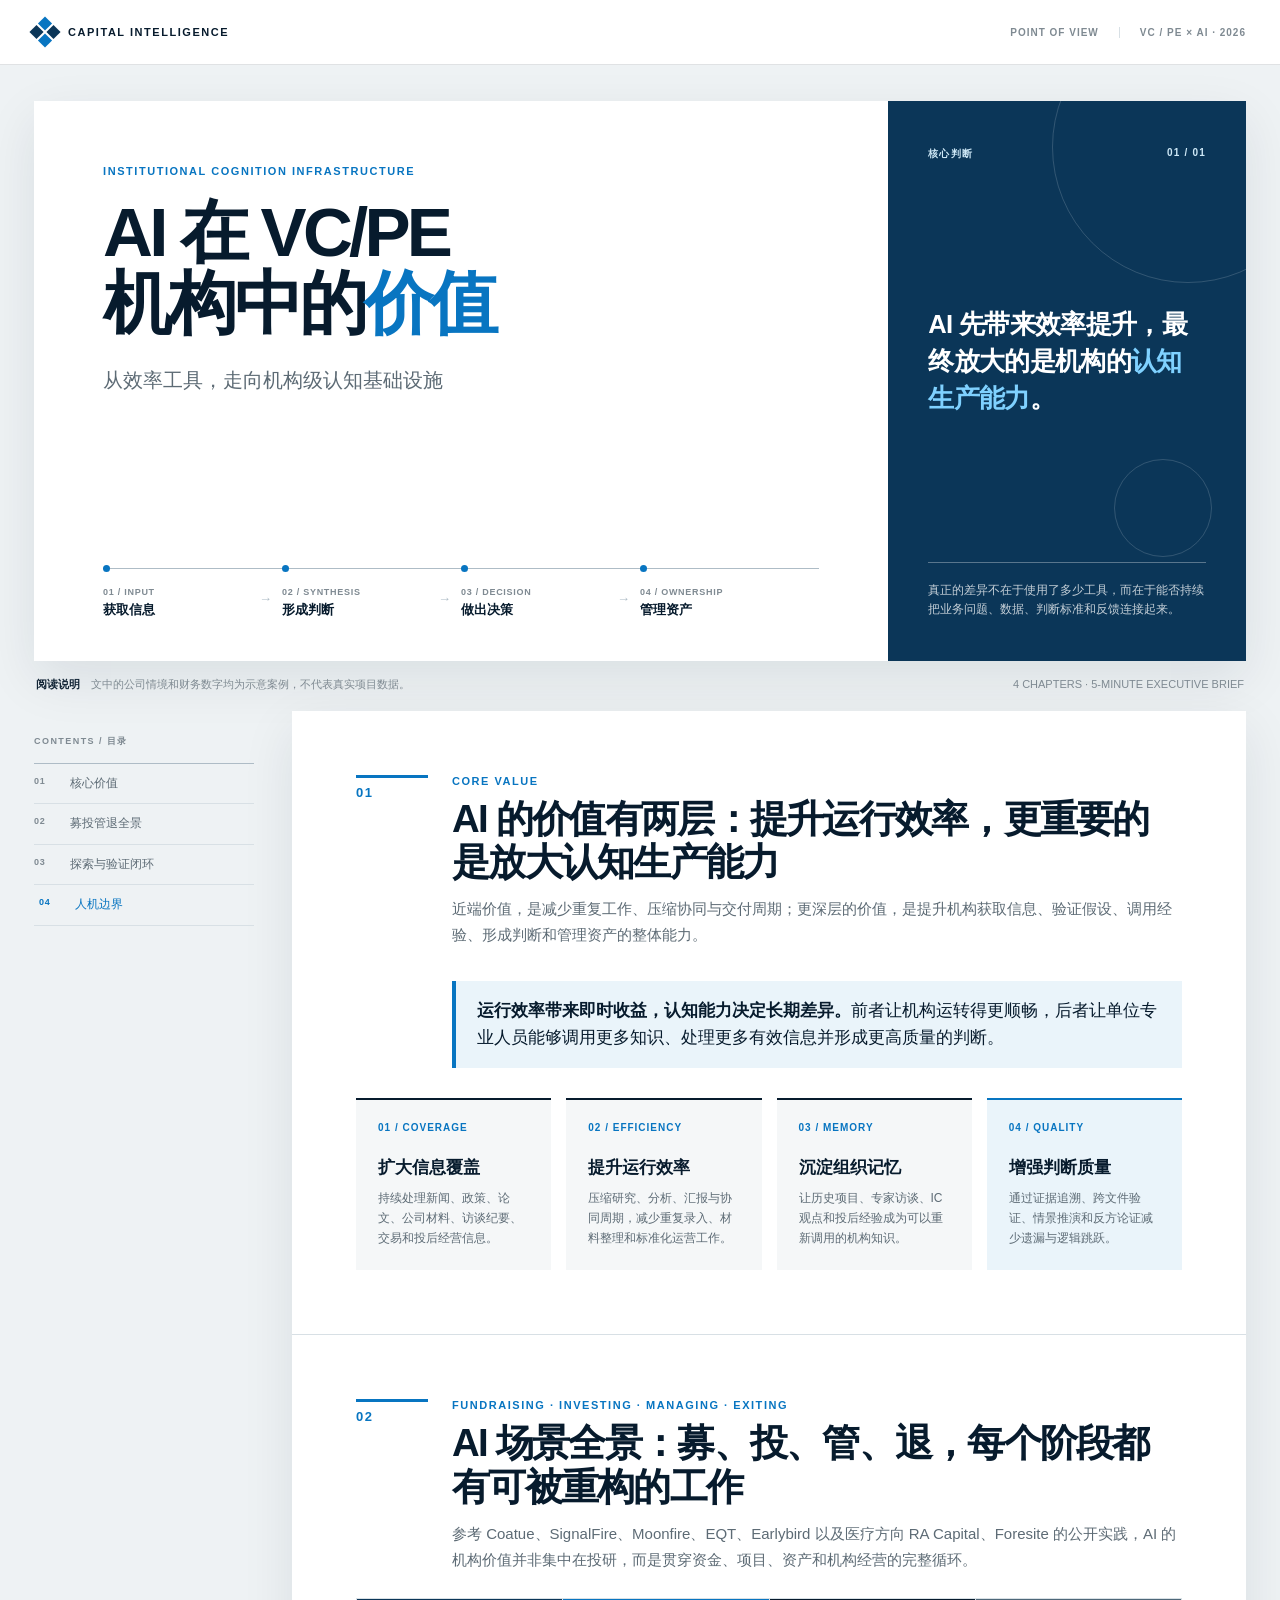
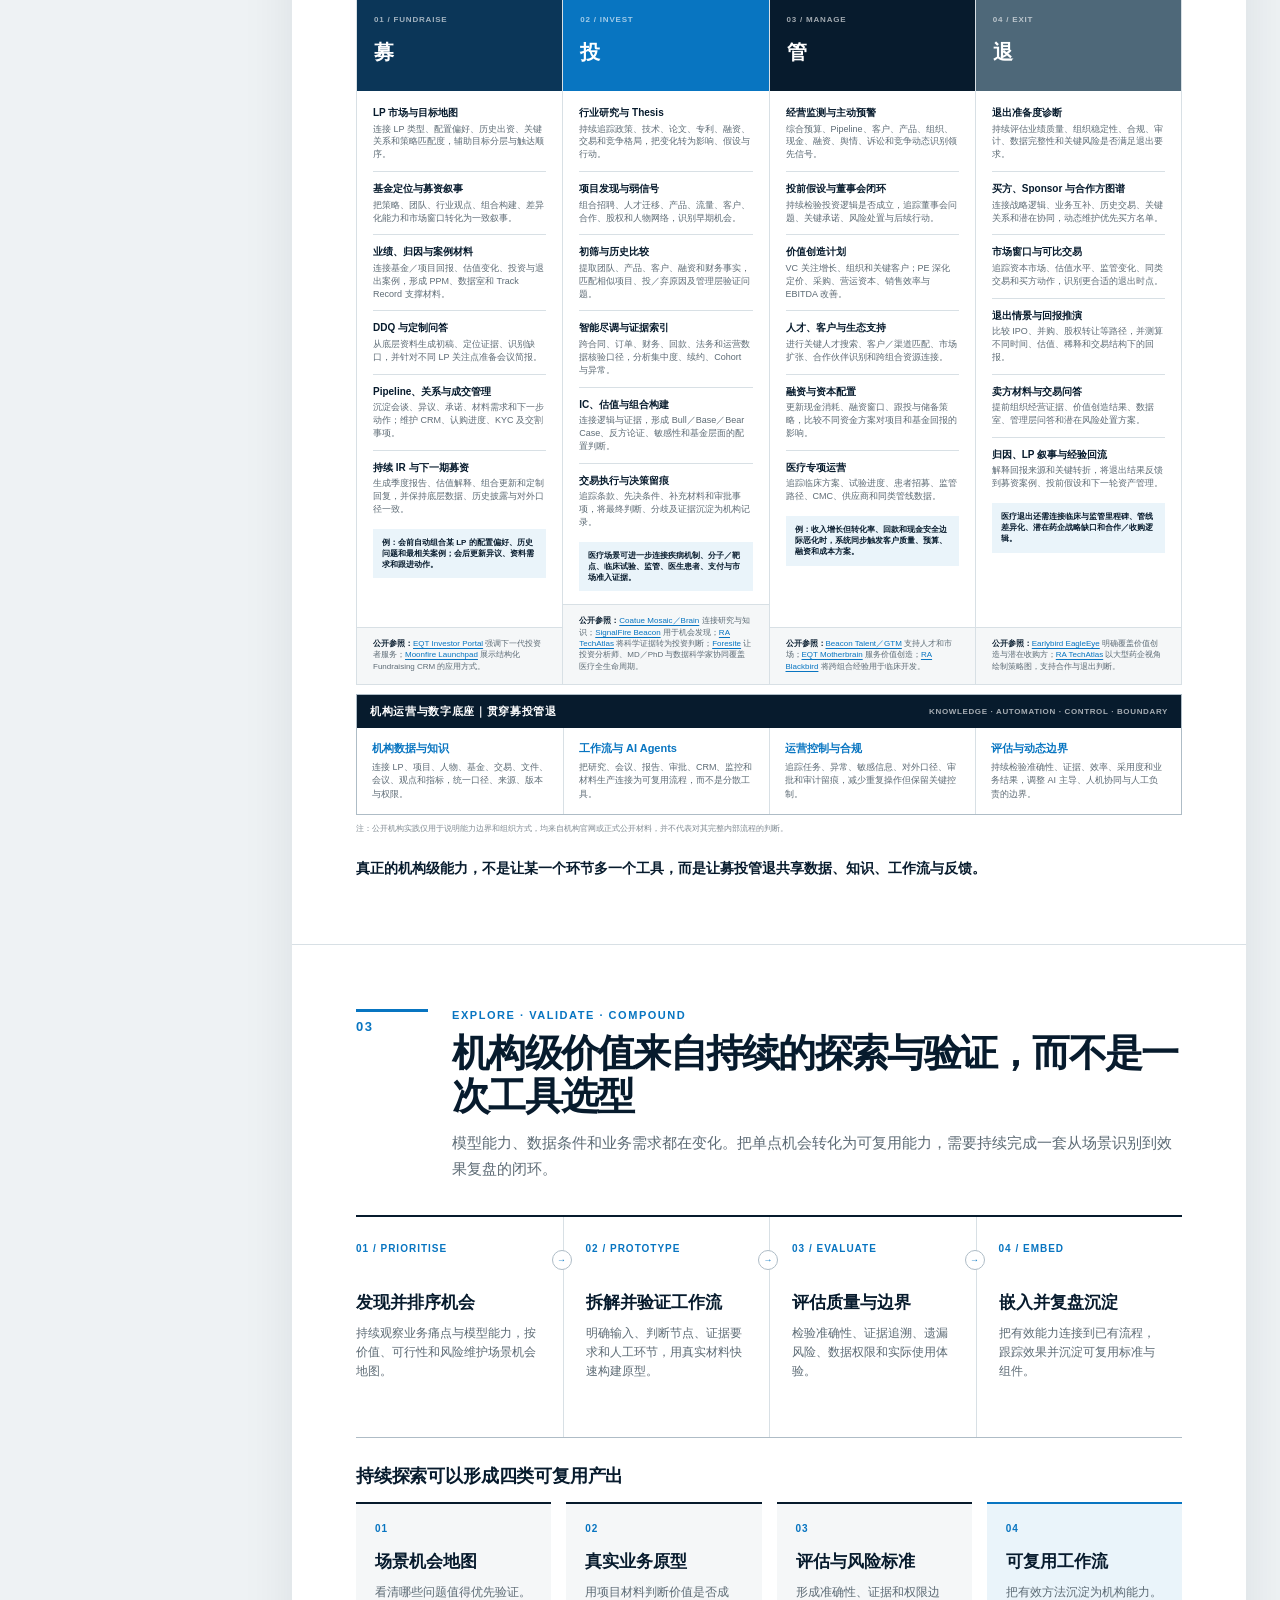
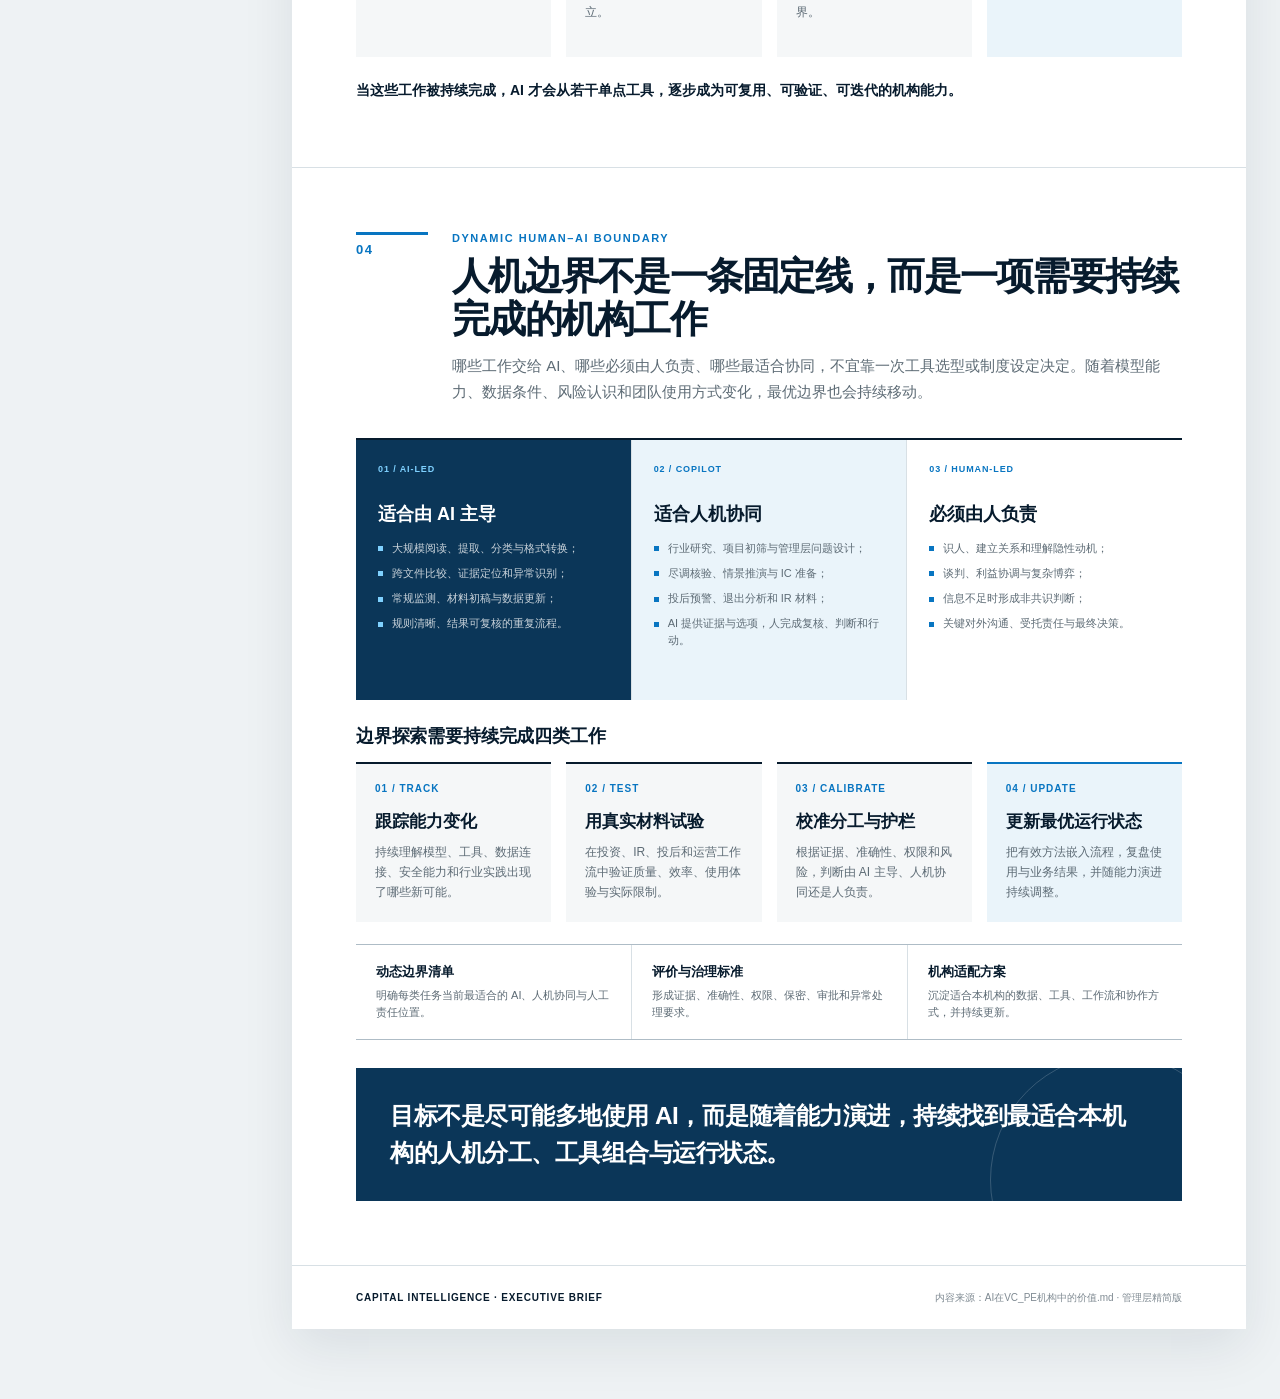
<file: vc-pe-ai-value/index.html>
<!doctype html>
<html lang="zh-CN">
<head>
  <meta charset="utf-8">
  <meta name="viewport" content="width=device-width, initial-scale=1">
  <meta name="color-scheme" content="light">
  <meta name="description" content="AI 在 VC/PE 机构中的价值：一份面向机构决策者的五分钟简报。">
  <link rel="icon" href="data:image/svg+xml,%3Csvg xmlns='http://www.w3.org/2000/svg' viewBox='0 0 32 32'%3E%3Crect width='32' height='32' rx='4' fill='%230b3658'/%3E%3Cpath d='M7 7h8v8H7zm10 0h8v8h-8zM7 17h8v8H7zm10 0h8v8h-8z' fill='%237fd1ff'/%3E%3C/svg%3E">
  <title>AI 在 VC/PE 机构中的价值｜管理层简报</title>
  <style>
    :root {
      --ink: #102334;
      --ink-strong: #071b2d;
      --blue: #0875c1;
      --blue-deep: #0b3658;
      --blue-pale: #eaf4fa;
      --sky: #cfe9f7;
      --paper: #ffffff;
      --canvas: #eef2f4;
      --mist: #f5f7f8;
      --muted: #5d6b75;
      --quiet: #7f8a92;
      --line: #d8e0e5;
      --line-strong: #aebcc6;
      --max: 1480px;
      --rail: 224px;
      --shadow: 0 18px 50px rgba(16, 35, 52, .09);
    }

    * {
      box-sizing: border-box;
    }

    html {
      scroll-behavior: smooth;
      scroll-padding-top: 82px;
    }

    body {
      margin: 0;
      overflow-x: hidden;
      background: var(--canvas);
      color: var(--ink);
      font-family: "Helvetica Neue", Arial, "PingFang SC", "Microsoft YaHei", sans-serif;
      -webkit-font-smoothing: antialiased;
      text-rendering: optimizeLegibility;
    }

    a {
      color: inherit;
    }

    button,
    select {
      font: inherit;
    }

    .reading-progress {
      position: fixed;
      inset: 0 auto auto 0;
      z-index: 100;
      width: 0;
      height: 3px;
      background: var(--blue);
      transition: width 80ms linear;
    }

    .topbar {
      position: sticky;
      top: 0;
      z-index: 90;
      border-bottom: 1px solid rgba(16, 35, 52, .13);
      background: rgba(255, 255, 255, .96);
      backdrop-filter: blur(12px);
    }

    .topbar-inner {
      display: flex;
      width: min(var(--max), 100%);
      height: 64px;
      margin: 0 auto;
      padding: 0 34px;
      align-items: center;
      justify-content: space-between;
      gap: 24px;
    }

    .brand {
      display: flex;
      align-items: center;
      gap: 12px;
      color: var(--ink-strong);
      font-size: 11px;
      font-weight: 760;
      letter-spacing: .14em;
      text-decoration: none;
    }

    .brand-mark {
      display: grid;
      width: 22px;
      height: 22px;
      grid-template-columns: repeat(2, 1fr);
      gap: 2px;
      transform: rotate(45deg);
    }

    .brand-mark i {
      display: block;
      background: var(--blue);
    }

    .brand-mark i:nth-child(2),
    .brand-mark i:nth-child(3) {
      background: var(--blue-deep);
    }

    .top-meta {
      display: flex;
      align-items: center;
      gap: 20px;
      color: var(--quiet);
      font-size: 10px;
      font-weight: 700;
      letter-spacing: .1em;
      text-transform: uppercase;
    }

    .top-meta span + span {
      padding-left: 20px;
      border-left: 1px solid var(--line);
    }

    .hero-shell {
      width: min(var(--max), 100%);
      margin: 0 auto;
      padding: 36px 34px 0;
    }

    .hero {
      display: grid;
      min-height: 560px;
      grid-template-columns: minmax(0, 1.48fr) minmax(340px, .62fr);
      overflow: hidden;
      background: var(--paper);
      box-shadow: var(--shadow);
    }

    .hero-copy {
      display: flex;
      flex-direction: column;
      justify-content: space-between;
      padding: clamp(48px, 5vw, 78px) clamp(42px, 5.4vw, 86px) 42px;
    }

    .eyebrow,
    .chapter-kicker,
    .card-kicker {
      color: var(--blue);
      font-size: 11px;
      font-weight: 800;
      letter-spacing: .14em;
      text-transform: uppercase;
    }

    .hero h1 {
      max-width: 890px;
      margin: 20px 0 26px;
      color: var(--ink-strong);
      font-size: clamp(48px, 5.4vw, 82px);
      font-weight: 700;
      letter-spacing: -.055em;
      line-height: 1.03;
    }

    .hero h1 span {
      color: var(--blue);
    }

    .hero-lede {
      max-width: 780px;
      margin: 0;
      color: var(--muted);
      font-size: clamp(18px, 1.55vw, 24px);
      line-height: 1.55;
    }

    .process-line {
      display: grid;
      grid-template-columns: repeat(4, minmax(0, 1fr));
      margin-top: 54px;
      border-top: 1px solid var(--line-strong);
    }

    .process-step {
      position: relative;
      padding: 18px 20px 0 0;
      color: var(--ink-strong);
      font-size: 13px;
      font-weight: 700;
    }

    .process-step::before {
      position: absolute;
      top: -4px;
      left: 0;
      width: 7px;
      height: 7px;
      border-radius: 50%;
      background: var(--blue);
      content: "";
    }

    .process-step:not(:last-child)::after {
      position: absolute;
      top: 22px;
      right: 10px;
      color: var(--line-strong);
      content: "→";
      font-weight: 400;
    }

    .process-step small {
      display: block;
      margin-bottom: 4px;
      color: var(--quiet);
      font-size: 9px;
      letter-spacing: .08em;
    }

    .hero-thesis {
      position: relative;
      display: flex;
      min-height: 100%;
      flex-direction: column;
      justify-content: space-between;
      overflow: hidden;
      padding: 46px 40px 42px;
      background: var(--blue-deep);
      color: white;
    }

    .hero-thesis::before,
    .hero-thesis::after {
      position: absolute;
      border: 1px solid rgba(255, 255, 255, .16);
      border-radius: 50%;
      content: "";
    }

    .hero-thesis::before {
      top: -90px;
      right: -78px;
      width: 270px;
      height: 270px;
    }

    .hero-thesis::after {
      right: 34px;
      bottom: 104px;
      width: 96px;
      height: 96px;
    }

    .thesis-index {
      position: relative;
      z-index: 1;
      display: flex;
      justify-content: space-between;
      color: var(--sky);
      font-size: 10px;
      font-weight: 800;
      letter-spacing: .12em;
      text-transform: uppercase;
    }

    .hero-thesis blockquote {
      position: relative;
      z-index: 1;
      margin: 40px 0;
      font-size: clamp(24px, 2vw, 32px);
      font-weight: 620;
      letter-spacing: -.025em;
      line-height: 1.44;
    }

    .hero-thesis blockquote strong {
      color: #7fd1ff;
    }

    .thesis-foot {
      position: relative;
      z-index: 1;
      margin: 0;
      padding-top: 18px;
      border-top: 1px solid rgba(255, 255, 255, .32);
      color: rgba(255, 255, 255, .76);
      font-size: 12px;
      line-height: 1.6;
    }

    .disclaimer {
      display: flex;
      align-items: center;
      justify-content: space-between;
      gap: 24px;
      padding: 15px 2px 18px;
      color: var(--quiet);
      font-size: 11px;
      line-height: 1.5;
    }

    .disclaimer b {
      color: var(--ink);
    }

    .mobile-jump {
      display: none;
    }

    .report-shell {
      display: grid;
      width: min(var(--max), 100%);
      grid-template-columns: var(--rail) minmax(0, 1fr);
      margin: 0 auto 70px;
      padding: 0 34px;
      gap: 34px;
      align-items: start;
    }

    .toc {
      position: sticky;
      top: 86px;
      padding: 24px 4px 20px 0;
    }

    .toc-title {
      margin: 0 0 15px;
      color: var(--quiet);
      font-size: 9px;
      font-weight: 800;
      letter-spacing: .16em;
      text-transform: uppercase;
    }

    .toc-list {
      margin: 0;
      padding: 0;
      border-top: 1px solid var(--line-strong);
      list-style: none;
    }

    .toc a {
      display: grid;
      grid-template-columns: 28px 1fr;
      gap: 8px;
      padding: 12px 4px 12px 0;
      border-bottom: 1px solid var(--line);
      color: var(--muted);
      font-size: 12px;
      line-height: 1.3;
      text-decoration: none;
      transition: color 160ms ease, padding-left 160ms ease;
    }

    .toc a span {
      color: var(--quiet);
      font-size: 9px;
      font-weight: 800;
      letter-spacing: .08em;
    }

    .toc a:hover,
    .toc a:focus-visible,
    .toc a.active {
      padding-left: 5px;
      color: var(--blue);
    }

    .toc a.active span {
      color: var(--blue);
    }

    .report {
      min-width: 0;
      background: var(--paper);
      box-shadow: var(--shadow);
    }

    .chapter {
      padding: clamp(54px, 5vw, 78px) clamp(38px, 5vw, 72px);
      scroll-margin-top: 80px;
    }

    .chapter + .chapter {
      border-top: 1px solid var(--line);
    }

    .chapter-head {
      display: grid;
      grid-template-columns: 72px minmax(0, 1fr);
      gap: 24px;
      margin-bottom: 34px;
    }

    .chapter-number {
      padding-top: 7px;
      border-top: 3px solid var(--blue);
      color: var(--blue);
      font-size: 13px;
      font-weight: 820;
      letter-spacing: .12em;
    }

    .chapter-kicker {
      margin: 0 0 10px;
    }

    .chapter h2 {
      max-width: 930px;
      margin: 0 0 13px;
      color: var(--ink-strong);
      font-size: clamp(31px, 3vw, 45px);
      font-weight: 700;
      letter-spacing: -.045em;
      line-height: 1.13;
    }

    .chapter-intro {
      max-width: 900px;
      margin: 0;
      color: var(--muted);
      font-size: 15px;
      line-height: 1.7;
    }

    .lead-statement {
      margin: 0 0 30px 96px;
      padding: 17px 21px;
      border-left: 4px solid var(--blue);
      background: var(--blue-pale);
      color: var(--ink-strong);
      font-size: 17px;
      line-height: 1.55;
    }

    .four-up {
      display: grid;
      gap: 15px;
    }

    .four-up {
      grid-template-columns: repeat(4, minmax(0, 1fr));
    }

    .info-card {
      min-width: 0;
      padding: 22px;
      border-top: 2px solid var(--ink-strong);
      background: var(--mist);
    }

    .info-card.accent {
      border-top-color: var(--blue);
      background: var(--blue-pale);
    }

    .card-index {
      display: block;
      margin-bottom: 24px;
      color: var(--blue);
      font-size: 10px;
      font-weight: 800;
      letter-spacing: .1em;
    }

    .info-card h3 {
      margin: 0 0 9px;
      color: var(--ink-strong);
      font-size: 17px;
      line-height: 1.35;
    }

    .info-card p {
      margin: 0;
      color: var(--muted);
      font-size: 12px;
      line-height: 1.65;
    }

    .info-card.compact {
      min-height: 155px;
      padding: 19px;
    }

    .info-card.compact .card-index {
      margin-bottom: 17px;
    }

    .bullet-list {
      display: grid;
      gap: 8px;
      margin: 0;
      padding: 0;
      list-style: none;
    }

    .bullet-list li {
      position: relative;
      padding-left: 17px;
      color: var(--muted);
      font-size: 12px;
      line-height: 1.58;
    }

    .bullet-list li::before {
      position: absolute;
      top: .63em;
      left: 0;
      width: 5px;
      height: 5px;
      background: var(--blue);
      content: "";
    }

    .scenario-chapter .chapter-head {
      margin-bottom: 26px;
    }

    .lifecycle-map {
      display: grid;
      grid-template-columns: repeat(4, minmax(0, 1fr));
      gap: 1px;
      border: 1px solid var(--line);
      background: var(--line);
    }

    .lifecycle-stage {
      display: flex;
      min-width: 0;
      flex-direction: column;
      background: white;
    }

    .stage-head {
      min-height: 92px;
      padding: 16px 17px;
      background: var(--blue-deep);
      color: white;
    }

    .lifecycle-stage:nth-child(2) .stage-head {
      background: var(--blue);
    }

    .lifecycle-stage:nth-child(3) .stage-head {
      background: var(--ink-strong);
    }

    .lifecycle-stage:nth-child(4) .stage-head {
      background: #4e6879;
    }

    .stage-seq {
      display: block;
      margin-bottom: 16px;
      color: rgba(255, 255, 255, .62);
      font-size: 8px;
      font-weight: 820;
      letter-spacing: .1em;
    }

    .stage-head h3 {
      margin: 0;
      color: white;
      font-size: 20px;
      line-height: 1.2;
    }

    .stage-body {
      display: grid;
      gap: 10px;
      padding: 15px 16px 13px;
    }

    .stage-block {
      padding-bottom: 10px;
      border-bottom: 1px solid var(--line);
    }

    .stage-block:last-child {
      padding-bottom: 0;
      border-bottom: 0;
    }

    .stage-block b {
      display: block;
      margin-bottom: 3px;
      color: var(--ink-strong);
      font-size: 10px;
      line-height: 1.35;
    }

    .stage-block p {
      margin: 0;
      color: var(--muted);
      font-size: 9px;
      line-height: 1.43;
    }

    .stage-example {
      margin: 0 16px 13px;
      padding: 8px 9px;
      background: var(--blue-pale);
      color: var(--ink-strong);
      font-size: 8px;
      font-weight: 620;
      line-height: 1.4;
    }

    .practice-note {
      margin: auto 0 0;
      padding: 10px 16px 12px;
      border-top: 1px solid var(--line);
      background: var(--mist);
      color: var(--muted);
      font-size: 8px;
      line-height: 1.42;
    }

    .practice-note b {
      color: var(--ink-strong);
    }

    .practice-note a {
      color: var(--blue);
      text-decoration-thickness: 1px;
      text-underline-offset: 2px;
    }

    .architecture-base {
      margin-top: 9px;
      border: 1px solid var(--line-strong);
      background: white;
    }

    .base-heading {
      display: flex;
      align-items: center;
      justify-content: space-between;
      gap: 18px;
      padding: 9px 13px;
      background: var(--ink-strong);
      color: white;
    }

    .base-heading strong {
      font-size: 11px;
      letter-spacing: .06em;
    }

    .base-heading span {
      color: rgba(255, 255, 255, .64);
      font-size: 8px;
      font-weight: 750;
      letter-spacing: .08em;
    }

    .base-grid {
      display: grid;
      grid-template-columns: repeat(4, minmax(0, 1fr));
    }

    .base-card {
      padding: 13px 15px;
    }

    .base-card + .base-card {
      border-left: 1px solid var(--line);
    }

    .base-card b {
      display: block;
      margin-bottom: 5px;
      color: var(--blue);
      font-size: 11px;
    }

    .base-card p {
      margin: 0;
      color: var(--muted);
      font-size: 9px;
      line-height: 1.48;
    }

    .source-note {
      margin: 8px 0 0;
      color: var(--quiet);
      font-size: 8px;
      line-height: 1.45;
    }

    .foundation-row {
      display: grid;
      grid-template-columns: repeat(3, minmax(0, 1fr));
      margin-top: 22px;
      border-top: 1px solid var(--line-strong);
      border-bottom: 1px solid var(--line-strong);
    }

    .foundation-item {
      padding: 18px 20px;
    }

    .foundation-item + .foundation-item {
      border-left: 1px solid var(--line);
    }

    .foundation-item b {
      display: block;
      margin-bottom: 6px;
      color: var(--ink-strong);
      font-size: 13px;
    }

    .foundation-item p {
      margin: 0;
      color: var(--muted);
      font-size: 11px;
      line-height: 1.58;
    }

    .chapter-close {
      margin: 22px 0 0;
      color: var(--ink-strong);
      font-size: 14px;
      font-weight: 620;
      line-height: 1.65;
    }

    .loop {
      display: grid;
      grid-template-columns: repeat(4, minmax(0, 1fr));
      border-top: 2px solid var(--ink-strong);
      border-bottom: 1px solid var(--line-strong);
    }

    .loop-step {
      position: relative;
      min-height: 220px;
      padding: 26px 22px 22px 0;
    }

    .loop-step + .loop-step {
      padding-left: 22px;
      border-left: 1px solid var(--line);
    }

    .loop-step:not(:last-child)::after {
      position: absolute;
      top: 33px;
      right: -9px;
      z-index: 2;
      display: grid;
      width: 18px;
      height: 18px;
      border: 1px solid var(--line-strong);
      border-radius: 50%;
      background: white;
      color: var(--blue);
      content: "→";
      font-size: 9px;
      place-items: center;
    }

    .loop-step span {
      display: block;
      margin-bottom: 38px;
      color: var(--blue);
      font-size: 10px;
      font-weight: 850;
      letter-spacing: .1em;
    }

    .loop-step h3 {
      margin: 0 0 9px;
      color: var(--ink-strong);
      font-size: 17px;
      line-height: 1.35;
    }

    .loop-step p {
      margin: 0;
      color: var(--muted);
      font-size: 12px;
      line-height: 1.58;
    }

    .action-title {
      margin: 26px 0 14px;
      color: var(--ink-strong);
      font-size: 18px;
      font-weight: 700;
      letter-spacing: -.01em;
    }

    .boundary-spectrum {
      display: grid;
      grid-template-columns: repeat(3, minmax(0, 1fr));
      gap: 1px;
      border-top: 2px solid var(--ink-strong);
      background: var(--line);
    }

    .boundary-zone {
      min-height: 260px;
      padding: 24px 22px;
      background: white;
    }

    .boundary-zone.ai {
      background: var(--blue-deep);
      color: white;
    }

    .boundary-zone.collab {
      background: var(--blue-pale);
    }

    .zone-index {
      display: block;
      margin-bottom: 28px;
      color: var(--blue);
      font-size: 9px;
      font-weight: 850;
      letter-spacing: .1em;
    }

    .boundary-zone.ai .zone-index {
      color: #7fd1ff;
    }

    .boundary-zone h3 {
      margin: 0 0 13px;
      color: var(--ink-strong);
      font-size: 18px;
      line-height: 1.35;
    }

    .boundary-zone.ai h3 {
      color: white;
    }

    .zone-list {
      display: grid;
      gap: 8px;
      margin: 0;
      padding: 0;
      list-style: none;
    }

    .zone-list li {
      position: relative;
      padding-left: 14px;
      color: var(--muted);
      font-size: 11px;
      line-height: 1.55;
    }

    .zone-list li::before {
      position: absolute;
      top: .62em;
      left: 0;
      width: 5px;
      height: 5px;
      background: var(--blue);
      content: "";
    }

    .boundary-zone.ai .zone-list li {
      color: rgba(255, 255, 255, .78);
    }

    .boundary-zone.ai .zone-list li::before {
      background: #7fd1ff;
    }

    .boundary-chapter .action-title {
      margin-top: 24px;
    }

    .final-word {
      position: relative;
      margin: 28px 0 0;
      padding: 30px 34px;
      overflow: hidden;
      background: var(--blue-deep);
      color: white;
      font-size: clamp(20px, 1.9vw, 29px);
      font-weight: 620;
      letter-spacing: -.02em;
      line-height: 1.5;
    }

    .final-word::after {
      position: absolute;
      right: -60px;
      bottom: -105px;
      width: 250px;
      height: 250px;
      border: 1px solid rgba(255, 255, 255, .18);
      border-radius: 50%;
      content: "";
    }

    .report-footer {
      display: flex;
      align-items: center;
      justify-content: space-between;
      gap: 20px;
      padding: 24px clamp(38px, 5vw, 72px);
      border-top: 1px solid var(--line);
      color: var(--quiet);
      font-size: 10px;
      line-height: 1.5;
    }

    .report-footer strong {
      color: var(--ink-strong);
      letter-spacing: .08em;
    }

    .back-to-top {
      position: fixed;
      right: 24px;
      bottom: 24px;
      z-index: 80;
      display: grid;
      width: 42px;
      height: 42px;
      border: 0;
      border-radius: 50%;
      background: var(--ink-strong);
      box-shadow: 0 8px 24px rgba(7, 27, 45, .2);
      color: white;
      cursor: pointer;
      opacity: 0;
      pointer-events: none;
      place-items: center;
      transition: opacity 160ms ease, transform 160ms ease;
    }

    .back-to-top.show {
      opacity: 1;
      pointer-events: auto;
    }

    .back-to-top:hover {
      transform: translateY(-2px);
    }

    @media (max-width: 1100px) {
      :root {
        --rail: 190px;
      }

      .four-up {
        grid-template-columns: repeat(2, minmax(0, 1fr));
      }

      .lifecycle-map,
      .base-grid {
        grid-template-columns: repeat(2, minmax(0, 1fr));
      }

      .base-card:nth-child(3) {
        border-top: 1px solid var(--line);
        border-left: 0;
      }

      .base-card:nth-child(4) {
        border-top: 1px solid var(--line);
      }

      .hero-copy,
      .chapter {
        padding-right: 42px;
        padding-left: 42px;
      }
    }

    @media (max-width: 900px) {
      html {
        scroll-padding-top: 122px;
      }

      .topbar-inner,
      .hero-shell,
      .report-shell {
        padding-right: 18px;
        padding-left: 18px;
      }

      .top-meta span:first-child {
        display: none;
      }

      .top-meta span + span {
        padding-left: 0;
        border-left: 0;
      }

      .hero {
        grid-template-columns: 1fr;
      }

      .hero-copy {
        min-height: 500px;
        padding: 46px 34px 34px;
      }

      .hero-thesis {
        min-height: 340px;
      }

      .mobile-jump {
        position: sticky;
        top: 64px;
        z-index: 70;
        display: flex;
        align-items: center;
        gap: 12px;
        margin: 0 -18px;
        padding: 11px 18px;
        border-bottom: 1px solid var(--line);
        background: rgba(238, 242, 244, .96);
        backdrop-filter: blur(10px);
      }

      .mobile-jump label {
        color: var(--quiet);
        font-size: 9px;
        font-weight: 850;
        letter-spacing: .12em;
        text-transform: uppercase;
      }

      .mobile-jump select {
        min-width: 0;
        flex: 1;
        padding: 8px 10px;
        border: 1px solid var(--line-strong);
        border-radius: 0;
        background: white;
        color: var(--ink-strong);
        font-size: 12px;
      }

      .report-shell {
        display: block;
        margin-bottom: 18px;
      }

      .toc {
        display: none;
      }

      .chapter {
        padding: 50px 34px;
        scroll-margin-top: 122px;
      }

      .loop {
        grid-template-columns: repeat(2, 1fr);
      }

      .loop-step:nth-child(3) {
        padding-left: 0;
        border-top: 1px solid var(--line);
        border-left: 0;
      }

      .loop-step:nth-child(4) {
        border-top: 1px solid var(--line);
      }

      .loop-step:nth-child(2)::after {
        display: none;
      }
    }

    @media (max-width: 640px) {
      .topbar-inner {
        height: 58px;
      }

      .brand {
        font-size: 9px;
      }

      .brand-mark {
        width: 18px;
        height: 18px;
      }

      .top-meta {
        font-size: 8px;
      }

      .hero-shell {
        padding-top: 18px;
      }

      .hero-copy {
        min-height: 500px;
        padding: 38px 24px 28px;
      }

      .hero h1 {
        font-size: clamp(43px, 14vw, 63px);
      }

      .hero-lede {
        font-size: 17px;
      }

      .process-line {
        grid-template-columns: repeat(2, 1fr);
        margin-top: 34px;
      }

      .process-step:nth-child(3),
      .process-step:nth-child(4) {
        margin-top: 20px;
      }

      .process-step:nth-child(2)::after {
        display: none;
      }

      .hero-thesis {
        min-height: 330px;
        padding: 34px 24px;
      }

      .hero-thesis blockquote {
        font-size: 24px;
      }

      .disclaimer {
        align-items: flex-start;
        flex-direction: column;
        gap: 4px;
      }

      .mobile-jump {
        top: 58px;
      }

      .report-shell {
        padding: 0;
      }

      .report {
        box-shadow: none;
      }

      .chapter {
        padding: 44px 22px;
        scroll-margin-top: 116px;
      }

      .chapter-head {
        grid-template-columns: 46px minmax(0, 1fr);
        gap: 15px;
        margin-bottom: 28px;
      }

      .chapter h2 {
        font-size: 29px;
      }

      .chapter-intro {
        font-size: 14px;
      }

      .lead-statement {
        margin-left: 0;
        font-size: 15px;
      }

      .four-up,
      .foundation-row,
      .loop,
      .boundary-spectrum,
      .lifecycle-map,
      .base-grid {
        grid-template-columns: 1fr;
      }

      .base-card + .base-card,
      .base-card:nth-child(3) {
        border-top: 1px solid var(--line);
        border-left: 0;
      }

      .foundation-item + .foundation-item {
        border-top: 1px solid var(--line);
        border-left: 0;
      }

      .loop-step,
      .loop-step + .loop-step,
      .loop-step:nth-child(3) {
        min-height: 0;
        padding: 22px 0;
        border-top: 1px solid var(--line);
        border-left: 0;
      }

      .loop-step:first-child {
        border-top: 0;
      }

      .loop-step:not(:last-child)::after {
        display: none;
      }

      .loop-step span {
        margin-bottom: 20px;
      }

      .final-word {
        padding: 26px 22px;
        font-size: 21px;
      }

      .report-footer {
        align-items: flex-start;
        flex-direction: column;
        padding: 22px;
      }

      .back-to-top {
        right: 14px;
        bottom: 14px;
      }
    }

    @media print {
      @page {
        size: A4;
        margin: 14mm;
      }

      html,
      body {
        background: white;
      }

      .reading-progress,
      .topbar,
      .toc,
      .mobile-jump,
      .back-to-top {
        display: none !important;
      }

      .hero-shell,
      .report-shell {
        width: 100%;
        margin: 0;
        padding: 0;
      }

      .hero,
      .report {
        box-shadow: none;
      }

      .hero {
        min-height: 0;
        grid-template-columns: 1.45fr .55fr;
      }

      .hero-copy,
      .hero-thesis {
        padding: 28px;
      }

      .hero h1 {
        font-size: 42px;
      }

      .hero-lede {
        font-size: 15px;
      }

      .disclaimer {
        padding: 10px 0;
      }

      .report-shell {
        display: block;
      }

      .chapter {
        min-height: 250mm;
        padding: 15mm 0 6mm;
        break-before: page;
      }

      .chapter-head,
      .info-card,
      .lifecycle-map,
      .architecture-base,
      .loop,
      .boundary-spectrum,
      .final-word {
        break-inside: avoid;
      }

      .scenario-chapter {
        padding-top: 8mm;
        padding-bottom: 4mm;
      }

      .scenario-chapter .chapter-head {
        margin-bottom: 4mm;
      }

      .scenario-chapter h2 {
        font-size: 24px;
      }

      .scenario-chapter .chapter-intro {
        font-size: 9px;
        line-height: 1.42;
      }

      .lifecycle-map {
        grid-template-columns: repeat(4, minmax(0, 1fr));
      }

      .lifecycle-stage {
        break-inside: avoid;
      }

      .stage-head {
        min-height: 0;
        padding: 2.3mm;
      }

      .stage-seq {
        margin-bottom: 2mm;
        font-size: 6px;
      }

      .stage-head h3 {
        font-size: 13px;
      }

      .stage-body {
        gap: 1.5mm;
        padding: 2.2mm;
      }

      .stage-block {
        padding-bottom: 1.5mm;
      }

      .stage-block b {
        margin-bottom: .5mm;
        font-size: 7.2px;
      }

      .stage-block p {
        font-size: 6.6px;
        line-height: 1.3;
      }

      .stage-example,
      .practice-note {
        margin-right: 2.2mm;
        margin-left: 2.2mm;
        padding: 1.4mm;
        font-size: 6px;
        line-height: 1.28;
      }

      .practice-note {
        margin-right: 0;
        margin-bottom: 0;
        margin-left: 0;
      }

      .architecture-base {
        margin-top: 2mm;
      }

      .base-heading,
      .base-card {
        padding: 1.7mm 2.5mm;
      }

      .base-grid {
        grid-template-columns: repeat(4, minmax(0, 1fr));
      }

      .base-card,
      .base-card:nth-child(3),
      .base-card:nth-child(4) {
        border-top: 0;
      }

      .base-card + .base-card {
        border-left: 1px solid var(--line);
      }

      .base-card p {
        font-size: 7px;
        line-height: 1.34;
      }

      .source-note {
        margin-top: 1.5mm;
        font-size: 6px;
      }

      .scenario-chapter .chapter-close {
        margin-top: 2mm;
        font-size: 8px;
        line-height: 1.35;
      }

      .report-footer {
        padding: 8mm 0 0;
      }
    }

    @media (prefers-reduced-motion: reduce) {
      html {
        scroll-behavior: auto;
      }

      *,
      *::before,
      *::after {
        transition-duration: .01ms !important;
      }
    }
  </style>
</head>
<body>
  <div class="reading-progress" id="reading-progress" aria-hidden="true"></div>

  <header class="topbar">
    <div class="topbar-inner">
      <a class="brand" href="#top" aria-label="返回页面顶部">
        <span class="brand-mark" aria-hidden="true"><i></i><i></i><i></i><i></i></span>
        <span>CAPITAL INTELLIGENCE</span>
      </a>
      <div class="top-meta" aria-label="报告信息">
        <span>Point of View</span>
        <span>VC / PE × AI · 2026</span>
      </div>
    </div>
  </header>

  <div id="top" class="hero-shell">
    <section class="hero" aria-labelledby="page-title">
      <div class="hero-copy">
        <div>
          <div class="eyebrow">Institutional cognition infrastructure</div>
          <h1 id="page-title">AI 在 VC/PE<br>机构中的<span>价值</span></h1>
          <p class="hero-lede">从效率工具，走向机构级认知基础设施</p>
        </div>
        <div class="process-line" aria-label="投资核心生产过程">
          <div class="process-step"><small>01 / INPUT</small>获取信息</div>
          <div class="process-step"><small>02 / SYNTHESIS</small>形成判断</div>
          <div class="process-step"><small>03 / DECISION</small>做出决策</div>
          <div class="process-step"><small>04 / OWNERSHIP</small>管理资产</div>
        </div>
      </div>
      <aside class="hero-thesis" aria-label="核心判断">
        <div class="thesis-index"><span>核心判断</span><span>01 / 01</span></div>
        <blockquote>AI 先带来效率提升，最终放大的是机构的<strong>认知生产能力</strong>。</blockquote>
        <p class="thesis-foot">真正的差异不在于使用了多少工具，而在于能否持续把业务问题、数据、判断标准和反馈连接起来。</p>
      </aside>
    </section>

    <div class="disclaimer">
      <span><b>阅读说明</b>　文中的公司情境和财务数字均为示意案例，不代表真实项目数据。</span>
      <span>4 CHAPTERS · 5-MINUTE EXECUTIVE BRIEF</span>
    </div>

    <div class="mobile-jump">
      <label for="chapter-select">跳转章节</label>
      <select id="chapter-select" aria-label="选择章节">
        <option value="01">01 核心价值</option>
        <option value="02">02 募投管退全景</option>
        <option value="03">03 探索与验证闭环</option>
        <option value="04">04 人机边界</option>
      </select>
    </div>
  </div>

  <div class="report-shell">
    <nav class="toc" aria-label="报告目录">
      <p class="toc-title">Contents / 目录</p>
      <ol class="toc-list">
        <li><a href="#01"><span>01</span>核心价值</a></li>
        <li><a href="#02"><span>02</span>募投管退全景</a></li>
        <li><a href="#03"><span>03</span>探索与验证闭环</a></li>
        <li><a href="#04"><span>04</span>人机边界</a></li>
      </ol>
    </nav>

    <main class="report">
      <section class="chapter" id="01" aria-labelledby="chapter-01-title">
        <header class="chapter-head">
          <div class="chapter-number">01</div>
          <div>
            <p class="chapter-kicker">Core value</p>
            <h2 id="chapter-01-title">AI 的价值有两层：提升运行效率，更重要的是放大认知生产能力</h2>
            <p class="chapter-intro">近端价值，是减少重复工作、压缩协同与交付周期；更深层的价值，是提升机构获取信息、验证假设、调用经验、形成判断和管理资产的整体能力。</p>
          </div>
        </header>

        <p class="lead-statement"><strong>运行效率带来即时收益，认知能力决定长期差异。</strong>前者让机构运转得更顺畅，后者让单位专业人员能够调用更多知识、处理更多有效信息并形成更高质量的判断。</p>

        <div class="four-up">
          <article class="info-card">
            <span class="card-index">01 / COVERAGE</span>
            <h3>扩大信息覆盖</h3>
            <p>持续处理新闻、政策、论文、公司材料、访谈纪要、交易和投后经营信息。</p>
          </article>
          <article class="info-card">
            <span class="card-index">02 / EFFICIENCY</span>
            <h3>提升运行效率</h3>
            <p>压缩研究、分析、汇报与协同周期，减少重复录入、材料整理和标准化运营工作。</p>
          </article>
          <article class="info-card">
            <span class="card-index">03 / MEMORY</span>
            <h3>沉淀组织记忆</h3>
            <p>让历史项目、专家访谈、IC 观点和投后经验成为可以重新调用的机构知识。</p>
          </article>
          <article class="info-card accent">
            <span class="card-index">04 / QUALITY</span>
            <h3>增强判断质量</h3>
            <p>通过证据追溯、跨文件验证、情景推演和反方论证减少遗漏与逻辑跳跃。</p>
          </article>
        </div>
      </section>

      <section class="chapter scenario-chapter" id="02" aria-labelledby="chapter-02-title">
        <header class="chapter-head">
          <div class="chapter-number">02</div>
          <div>
            <p class="chapter-kicker">Fundraising · investing · managing · exiting</p>
            <h2 id="chapter-02-title">AI 场景全景：募、投、管、退，每个阶段都有可被重构的工作</h2>
            <p class="chapter-intro">参考 Coatue、SignalFire、Moonfire、EQT、Earlybird 以及医疗方向 RA Capital、Foresite 的公开实践，AI 的机构价值并非集中在投研，而是贯穿资金、项目、资产和机构经营的完整循环。</p>
          </div>
        </header>

        <div class="lifecycle-map" aria-label="AI在募投管退四阶段的应用全景">
          <article class="lifecycle-stage">
            <header class="stage-head"><span class="stage-seq">01 / FUNDRAISE</span><h3>募</h3></header>
            <div class="stage-body">
              <div class="stage-block"><b>LP 市场与目标地图</b><p>连接 LP 类型、配置偏好、历史出资、关键关系和策略匹配度，辅助目标分层与触达顺序。</p></div>
              <div class="stage-block"><b>基金定位与募资叙事</b><p>把策略、团队、行业观点、组合构建、差异化能力和市场窗口转化为一致叙事。</p></div>
              <div class="stage-block"><b>业绩、归因与案例材料</b><p>连接基金／项目回报、估值变化、投资与退出案例，形成 PPM、数据室和 Track Record 支撑材料。</p></div>
              <div class="stage-block"><b>DDQ 与定制问答</b><p>从底层资料生成初稿、定位证据、识别缺口，并针对不同 LP 关注点准备会议简报。</p></div>
              <div class="stage-block"><b>Pipeline、关系与成交管理</b><p>沉淀会谈、异议、承诺、材料需求和下一步动作；维护 CRM、认购进度、KYC 及交割事项。</p></div>
              <div class="stage-block"><b>持续 IR 与下一期募资</b><p>生成季度报告、估值解释、组合更新和定制回复，并保持底层数据、历史披露与对外口径一致。</p></div>
            </div>
            <p class="stage-example">例：会前自动组合某 LP 的配置偏好、历史问题和最相关案例；会后更新异议、资料需求和跟进动作。</p>
            <p class="practice-note"><b>公开参照：</b><a href="https://eqtgroup.com/about/digitalization" target="_blank" rel="noreferrer">EQT Investor Portal</a> 强调下一代投资者服务；<a href="https://www.moonfire.com/technology/" target="_blank" rel="noreferrer">Moonfire Launchpad</a> 展示结构化 Fundraising CRM 的应用方式。</p>
          </article>

          <article class="lifecycle-stage">
            <header class="stage-head"><span class="stage-seq">02 / INVEST</span><h3>投</h3></header>
            <div class="stage-body">
              <div class="stage-block"><b>行业研究与 Thesis</b><p>持续追踪政策、技术、论文、专利、融资、交易和竞争格局，把变化转为影响、假设与行动。</p></div>
              <div class="stage-block"><b>项目发现与弱信号</b><p>组合招聘、人才迁移、产品、流量、客户、合作、股权和人物网络，识别早期机会。</p></div>
              <div class="stage-block"><b>初筛与历史比较</b><p>提取团队、产品、客户、融资和财务事实，匹配相似项目、投／弃原因及管理层验证问题。</p></div>
              <div class="stage-block"><b>智能尽调与证据索引</b><p>跨合同、订单、财务、回款、法务和运营数据核验口径，分析集中度、续约、Cohort 与异常。</p></div>
              <div class="stage-block"><b>IC、估值与组合构建</b><p>连接逻辑与证据，形成 Bull／Base／Bear Case、反方论证、敏感性和基金层面的配置判断。</p></div>
              <div class="stage-block"><b>交易执行与决策留痕</b><p>追踪条款、先决条件、补充材料和审批事项，将最终判断、分歧及证据沉淀为机构记录。</p></div>
            </div>
            <p class="stage-example">医疗场景可进一步连接疾病机制、分子／靶点、临床试验、监管、医生患者、支付与市场准入证据。</p>
            <p class="practice-note"><b>公开参照：</b><a href="https://www.coatue.com/ctek/documents/Coatue_-_CTEK_Prospectus__May_1__2026_.pdf" target="_blank" rel="noreferrer">Coatue Mosaic／Brain</a> 连接研究与知识；<a href="https://www.signalfire.com/beacon-ai" target="_blank" rel="noreferrer">SignalFire Beacon</a> 用于机会发现；<a href="https://www.racap.com/techatlas" target="_blank" rel="noreferrer">RA TechAtlas</a> 将科学证据转为投资判断；<a href="https://www.foresitecapital.com/strategy/" target="_blank" rel="noreferrer">Foresite</a> 让投资分析师、MD／PhD 与数据科学家协同覆盖医疗全生命周期。</p>
          </article>

          <article class="lifecycle-stage">
            <header class="stage-head"><span class="stage-seq">03 / MANAGE</span><h3>管</h3></header>
            <div class="stage-body">
              <div class="stage-block"><b>经营监测与主动预警</b><p>综合预算、Pipeline、客户、产品、组织、现金、融资、舆情、诉讼和竞争动态识别领先信号。</p></div>
              <div class="stage-block"><b>投前假设与董事会闭环</b><p>持续检验投资逻辑是否成立，追踪董事会问题、关键承诺、风险处置与后续行动。</p></div>
              <div class="stage-block"><b>价值创造计划</b><p>VC 关注增长、组织和关键客户；PE 深化定价、采购、营运资本、销售效率与 EBITDA 改善。</p></div>
              <div class="stage-block"><b>人才、客户与生态支持</b><p>进行关键人才搜索、客户／渠道匹配、市场扩张、合作伙伴识别和跨组合资源连接。</p></div>
              <div class="stage-block"><b>融资与资本配置</b><p>更新现金消耗、融资窗口、跟投与储备策略，比较不同资金方案对项目和基金回报的影响。</p></div>
              <div class="stage-block"><b>医疗专项运营</b><p>追踪临床方案、试验进度、患者招募、监管路径、CMC、供应商和同类管线数据。</p></div>
            </div>
            <p class="stage-example">例：收入增长但转化率、回款和现金安全边际恶化时，系统同步触发客户质量、预算、融资和成本方案。</p>
            <p class="practice-note"><b>公开参照：</b><a href="https://www.signalfire.com/beacon-ai" target="_blank" rel="noreferrer">Beacon Talent／GTM</a> 支持人才和市场；<a href="https://eqtgroup.com/about/motherbrain" target="_blank" rel="noreferrer">EQT Motherbrain</a> 服务价值创造；<a href="https://www.racap.com/blackbird" target="_blank" rel="noreferrer">RA Blackbird</a> 将跨组合经验用于临床开发。</p>
          </article>

          <article class="lifecycle-stage">
            <header class="stage-head"><span class="stage-seq">04 / EXIT</span><h3>退</h3></header>
            <div class="stage-body">
              <div class="stage-block"><b>退出准备度诊断</b><p>持续评估业绩质量、组织稳定性、合规、审计、数据完整性和关键风险是否满足退出要求。</p></div>
              <div class="stage-block"><b>买方、Sponsor 与合作方图谱</b><p>连接战略逻辑、业务互补、历史交易、关键关系和潜在协同，动态维护优先买方名单。</p></div>
              <div class="stage-block"><b>市场窗口与可比交易</b><p>追踪资本市场、估值水平、监管变化、同类交易和买方动作，识别更合适的退出时点。</p></div>
              <div class="stage-block"><b>退出情景与回报推演</b><p>比较 IPO、并购、股权转让等路径，并测算不同时间、估值、稀释和交易结构下的回报。</p></div>
              <div class="stage-block"><b>卖方材料与交易问答</b><p>提前组织经营证据、价值创造结果、数据室、管理层问答和潜在风险处置方案。</p></div>
              <div class="stage-block"><b>归因、LP 叙事与经验回流</b><p>解释回报来源和关键转折，将退出结果反馈到募资案例、投前假设和下一轮资产管理。</p></div>
            </div>
            <p class="stage-example">医疗退出还需连接临床与监管里程碑、管线差异化、潜在药企战略缺口和合作／收购逻辑。</p>
            <p class="practice-note"><b>公开参照：</b><a href="https://earlybird.com/eagle-eye" target="_blank" rel="noreferrer">Earlybird EagleEye</a> 明确覆盖价值创造与潜在收购方；<a href="https://www.racap.com/techatlas" target="_blank" rel="noreferrer">RA TechAtlas</a> 以大型药企视角绘制策略图，支持合作与退出判断。</p>
          </article>
        </div>

        <div class="architecture-base" aria-label="贯穿募投管退的机构运营与数字底座">
          <div class="base-heading"><strong>机构运营与数字底座｜贯穿募投管退</strong><span>KNOWLEDGE · AUTOMATION · CONTROL · BOUNDARY</span></div>
          <div class="base-grid">
            <div class="base-card"><b>机构数据与知识</b><p>连接 LP、项目、人物、基金、交易、文件、会议、观点和指标，统一口径、来源、版本与权限。</p></div>
            <div class="base-card"><b>工作流与 AI Agents</b><p>把研究、会议、报告、审批、CRM、监控和材料生产连接为可复用流程，而不是分散工具。</p></div>
            <div class="base-card"><b>运营控制与合规</b><p>追踪任务、异常、敏感信息、对外口径、审批和审计留痕，减少重复操作但保留关键控制。</p></div>
            <div class="base-card"><b>评估与动态边界</b><p>持续检验准确性、证据、效率、采用度和业务结果，调整 AI 主导、人机协同与人工负责的边界。</p></div>
          </div>
        </div>

        <p class="source-note">注：公开机构实践仅用于说明能力边界和组织方式，均来自机构官网或正式公开材料，并不代表对其完整内部流程的判断。</p>
        <p class="chapter-close">真正的机构级能力，不是让某一个环节多一个工具，而是让募投管退共享数据、知识、工作流与反馈。</p>
      </section>

      <section class="chapter" id="03" aria-labelledby="chapter-03-title">
        <header class="chapter-head">
          <div class="chapter-number">03</div>
          <div>
            <p class="chapter-kicker">Explore · validate · compound</p>
            <h2 id="chapter-03-title">机构级价值来自持续的探索与验证，而不是一次工具选型</h2>
            <p class="chapter-intro">模型能力、数据条件和业务需求都在变化。把单点机会转化为可复用能力，需要持续完成一套从场景识别到效果复盘的闭环。</p>
          </div>
        </header>

        <div class="loop">
          <article class="loop-step"><span>01 / PRIORITISE</span><h3>发现并排序机会</h3><p>持续观察业务痛点与模型能力，按价值、可行性和风险维护场景机会地图。</p></article>
          <article class="loop-step"><span>02 / PROTOTYPE</span><h3>拆解并验证工作流</h3><p>明确输入、判断节点、证据要求和人工环节，用真实材料快速构建原型。</p></article>
          <article class="loop-step"><span>03 / EVALUATE</span><h3>评估质量与边界</h3><p>检验准确性、证据追溯、遗漏风险、数据权限和实际使用体验。</p></article>
          <article class="loop-step"><span>04 / EMBED</span><h3>嵌入并复盘沉淀</h3><p>把有效能力连接到已有流程，跟踪效果并沉淀可复用标准与组件。</p></article>
        </div>

        <p class="action-title">持续探索可以形成四类可复用产出</p>
        <div class="four-up">
          <article class="info-card compact"><span class="card-index">01</span><h3>场景机会地图</h3><p>看清哪些问题值得优先验证。</p></article>
          <article class="info-card compact"><span class="card-index">02</span><h3>真实业务原型</h3><p>用项目材料判断价值是否成立。</p></article>
          <article class="info-card compact"><span class="card-index">03</span><h3>评估与风险标准</h3><p>形成准确性、证据和权限边界。</p></article>
          <article class="info-card compact accent"><span class="card-index">04</span><h3>可复用工作流</h3><p>把有效方法沉淀为机构能力。</p></article>
        </div>
        <p class="chapter-close">当这些工作被持续完成，AI 才会从若干单点工具，逐步成为可复用、可验证、可迭代的机构能力。</p>
      </section>

      <section class="chapter boundary-chapter" id="04" aria-labelledby="chapter-04-title">
        <header class="chapter-head">
          <div class="chapter-number">04</div>
          <div>
            <p class="chapter-kicker">Dynamic human–AI boundary</p>
            <h2 id="chapter-04-title">人机边界不是一条固定线，而是一项需要持续完成的机构工作</h2>
            <p class="chapter-intro">哪些工作交给 AI、哪些必须由人负责、哪些最适合协同，不宜靠一次工具选型或制度设定决定。随着模型能力、数据条件、风险认识和团队使用方式变化，最优边界也会持续移动。</p>
          </div>
        </header>

        <div class="boundary-spectrum" aria-label="动态人机分工边界">
          <article class="boundary-zone ai">
            <span class="zone-index">01 / AI-LED</span>
            <h3>适合由 AI 主导</h3>
            <ul class="zone-list">
              <li>大规模阅读、提取、分类与格式转换；</li>
              <li>跨文件比较、证据定位和异常识别；</li>
              <li>常规监测、材料初稿与数据更新；</li>
              <li>规则清晰、结果可复核的重复流程。</li>
            </ul>
          </article>

          <article class="boundary-zone collab">
            <span class="zone-index">02 / COPILOT</span>
            <h3>适合人机协同</h3>
            <ul class="zone-list">
              <li>行业研究、项目初筛与管理层问题设计；</li>
              <li>尽调核验、情景推演与 IC 准备；</li>
              <li>投后预警、退出分析和 IR 材料；</li>
              <li>AI 提供证据与选项，人完成复核、判断和行动。</li>
            </ul>
          </article>

          <article class="boundary-zone human">
            <span class="zone-index">03 / HUMAN-LED</span>
            <h3>必须由人负责</h3>
            <ul class="zone-list">
              <li>识人、建立关系和理解隐性动机；</li>
              <li>谈判、利益协调与复杂博弈；</li>
              <li>信息不足时形成非共识判断；</li>
              <li>关键对外沟通、受托责任与最终决策。</li>
            </ul>
          </article>
        </div>

        <p class="action-title">边界探索需要持续完成四类工作</p>
        <div class="four-up">
          <article class="info-card compact"><span class="card-index">01 / TRACK</span><h3>跟踪能力变化</h3><p>持续理解模型、工具、数据连接、安全能力和行业实践出现了哪些新可能。</p></article>
          <article class="info-card compact"><span class="card-index">02 / TEST</span><h3>用真实材料试验</h3><p>在投资、IR、投后和运营工作流中验证质量、效率、使用体验与实际限制。</p></article>
          <article class="info-card compact"><span class="card-index">03 / CALIBRATE</span><h3>校准分工与护栏</h3><p>根据证据、准确性、权限和风险，判断由 AI 主导、人机协同还是人负责。</p></article>
          <article class="info-card compact accent"><span class="card-index">04 / UPDATE</span><h3>更新最优运行状态</h3><p>把有效方法嵌入流程，复盘使用与业务结果，并随能力演进持续调整。</p></article>
        </div>

        <div class="foundation-row" aria-label="边界探索的三类机构产出">
          <div class="foundation-item"><b>动态边界清单</b><p>明确每类任务当前最适合的 AI、人机协同与人工责任位置。</p></div>
          <div class="foundation-item"><b>评价与治理标准</b><p>形成证据、准确性、权限、保密、审批和异常处理要求。</p></div>
          <div class="foundation-item"><b>机构适配方案</b><p>沉淀适合本机构的数据、工具、工作流和协作方式，并持续更新。</p></div>
        </div>

        <blockquote class="final-word">目标不是尽可能多地使用 AI，而是随着能力演进，持续找到最适合本机构的人机分工、工具组合与运行状态。</blockquote>
      </section>

      <footer class="report-footer">
        <strong>CAPITAL INTELLIGENCE · EXECUTIVE BRIEF</strong>
        <span>内容来源：AI在VC_PE机构中的价值.md · 管理层精简版</span>
      </footer>
    </main>
  </div>

  <button class="back-to-top" id="back-to-top" aria-label="返回顶部" title="返回顶部">↑</button>

  <script>
    (() => {
      const progress = document.getElementById('reading-progress');
      const backToTop = document.getElementById('back-to-top');
      const select = document.getElementById('chapter-select');
      const sections = [...document.querySelectorAll('.chapter')];
      const links = [...document.querySelectorAll('.toc a')];

      const updateScrollUI = () => {
        const scrollable = document.documentElement.scrollHeight - window.innerHeight;
        const ratio = scrollable > 0 ? window.scrollY / scrollable : 0;
        progress.style.width = `${Math.min(1, Math.max(0, ratio)) * 100}%`;
        backToTop.classList.toggle('show', window.scrollY > 720);
      };

      const setActive = (id) => {
        links.forEach((link) => link.classList.toggle('active', link.getAttribute('href') === `#${id}`));
        if (select && select.value !== id) select.value = id;
      };

      const observer = new IntersectionObserver((entries) => {
        const visible = entries
          .filter((entry) => entry.isIntersecting)
          .sort((a, b) => b.intersectionRatio - a.intersectionRatio)[0];
        if (visible) setActive(visible.target.id);
      }, { rootMargin: '-18% 0px -60% 0px', threshold: [0, .1, .25] });

      sections.forEach((section) => observer.observe(section));
      window.addEventListener('scroll', updateScrollUI, { passive: true });
      window.addEventListener('resize', updateScrollUI);
      backToTop.addEventListener('click', () => window.scrollTo({ top: 0, behavior: 'smooth' }));
      select.addEventListener('change', () => document.getElementById(select.value)?.scrollIntoView({ behavior: 'smooth' }));
      updateScrollUI();
      setActive('01');
    })();
  </script>
</body>
</html>
</file>
